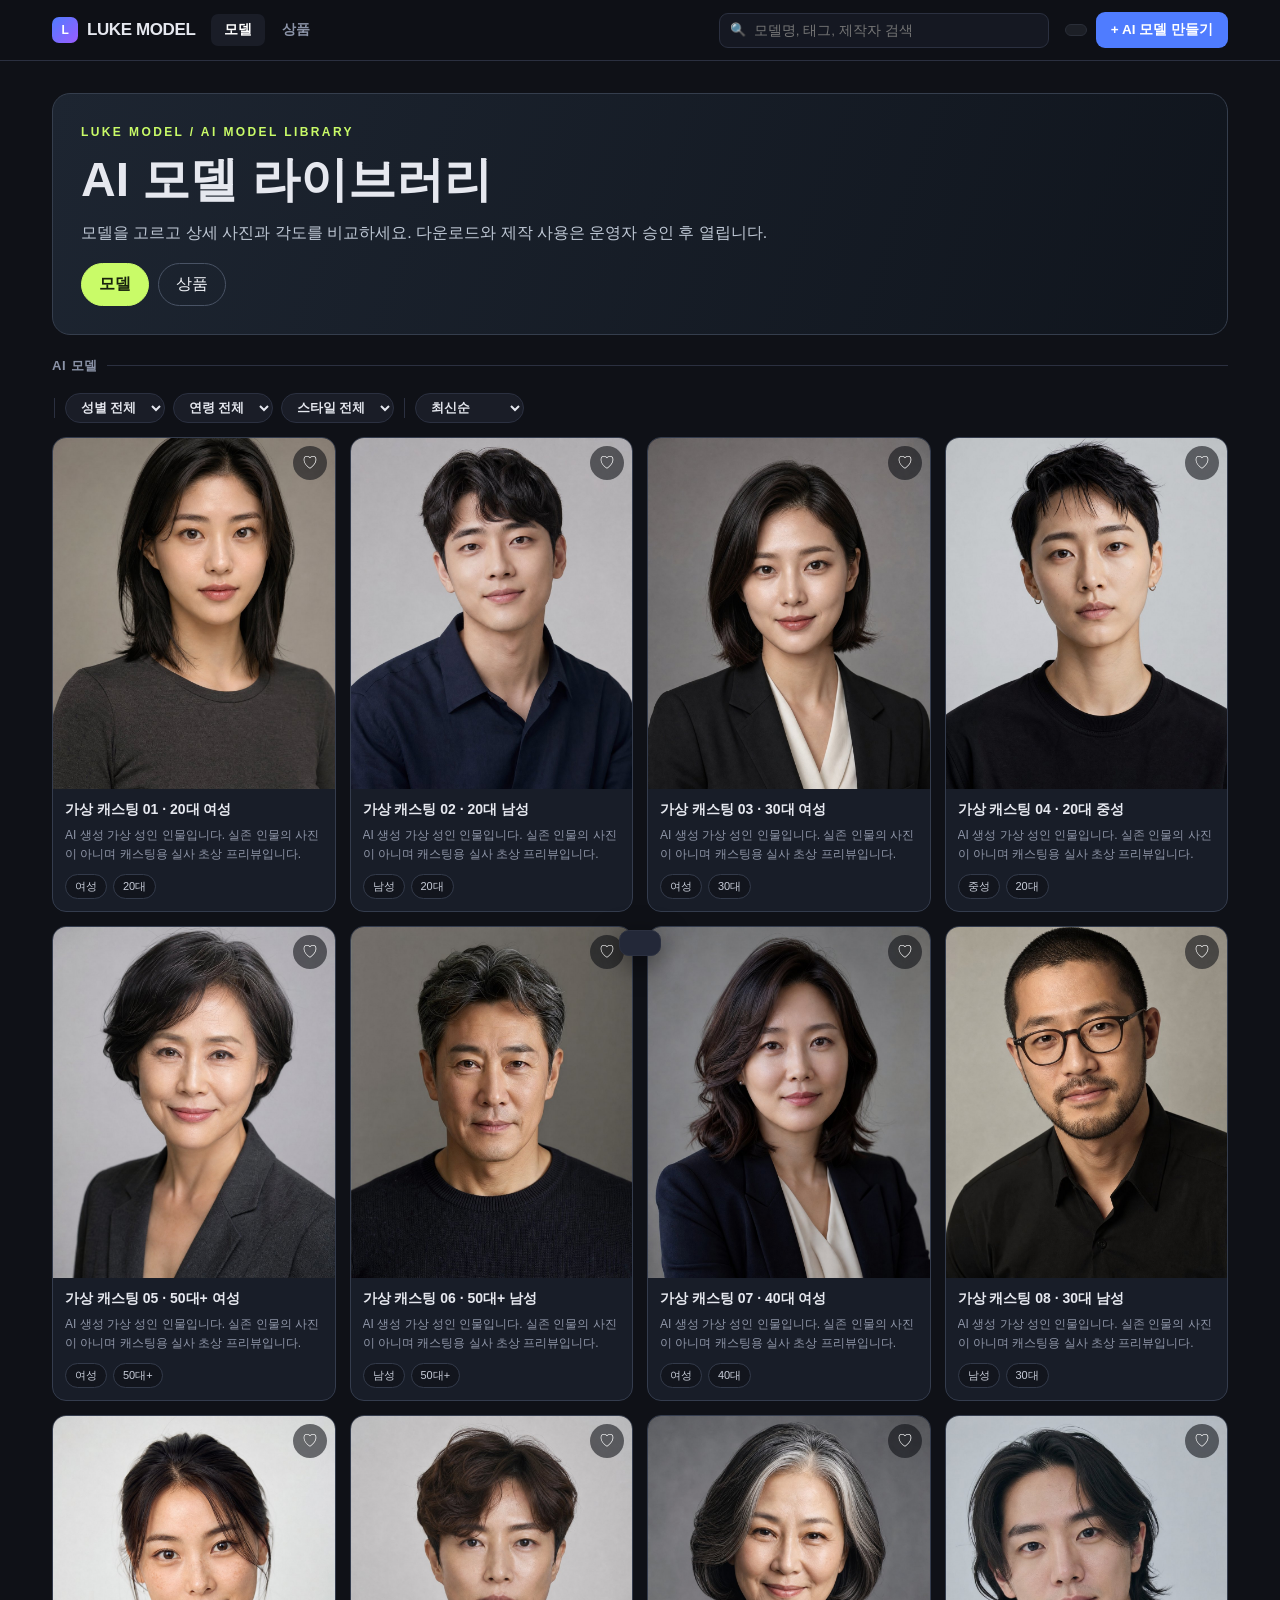
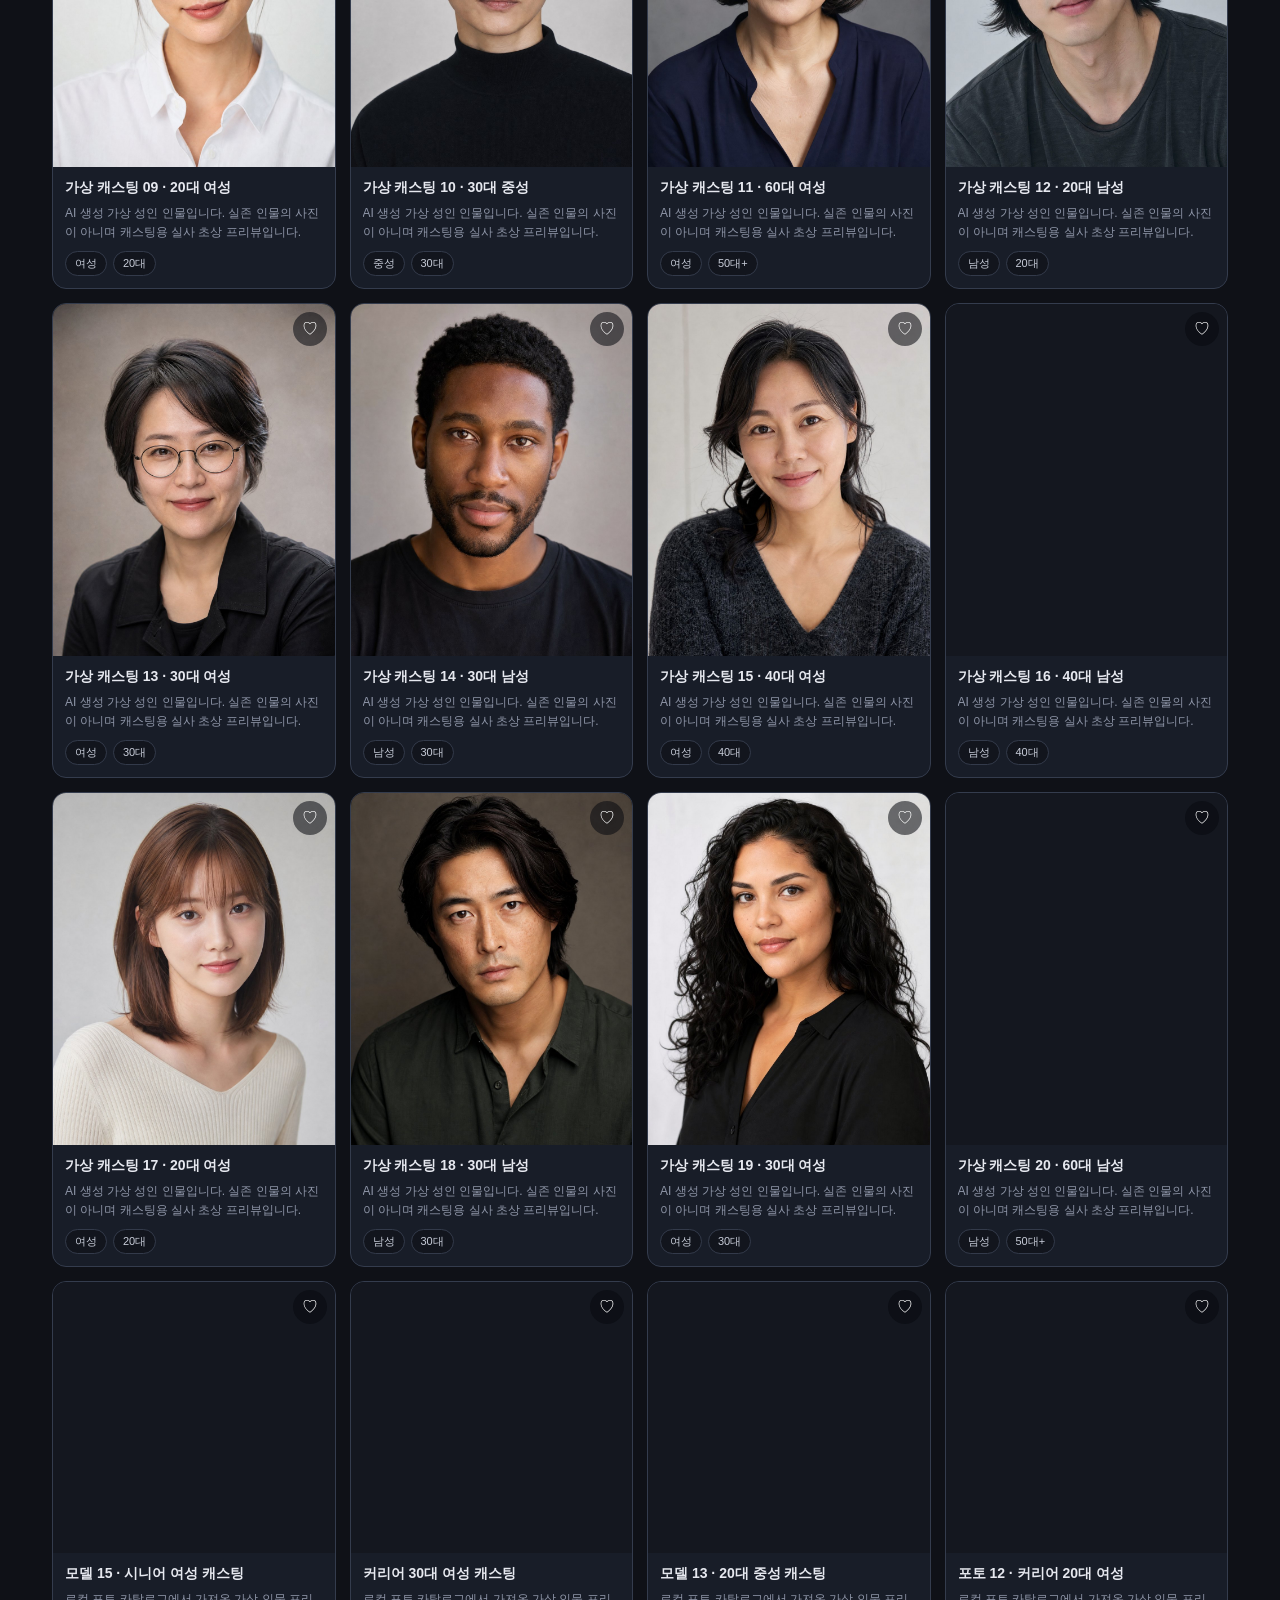
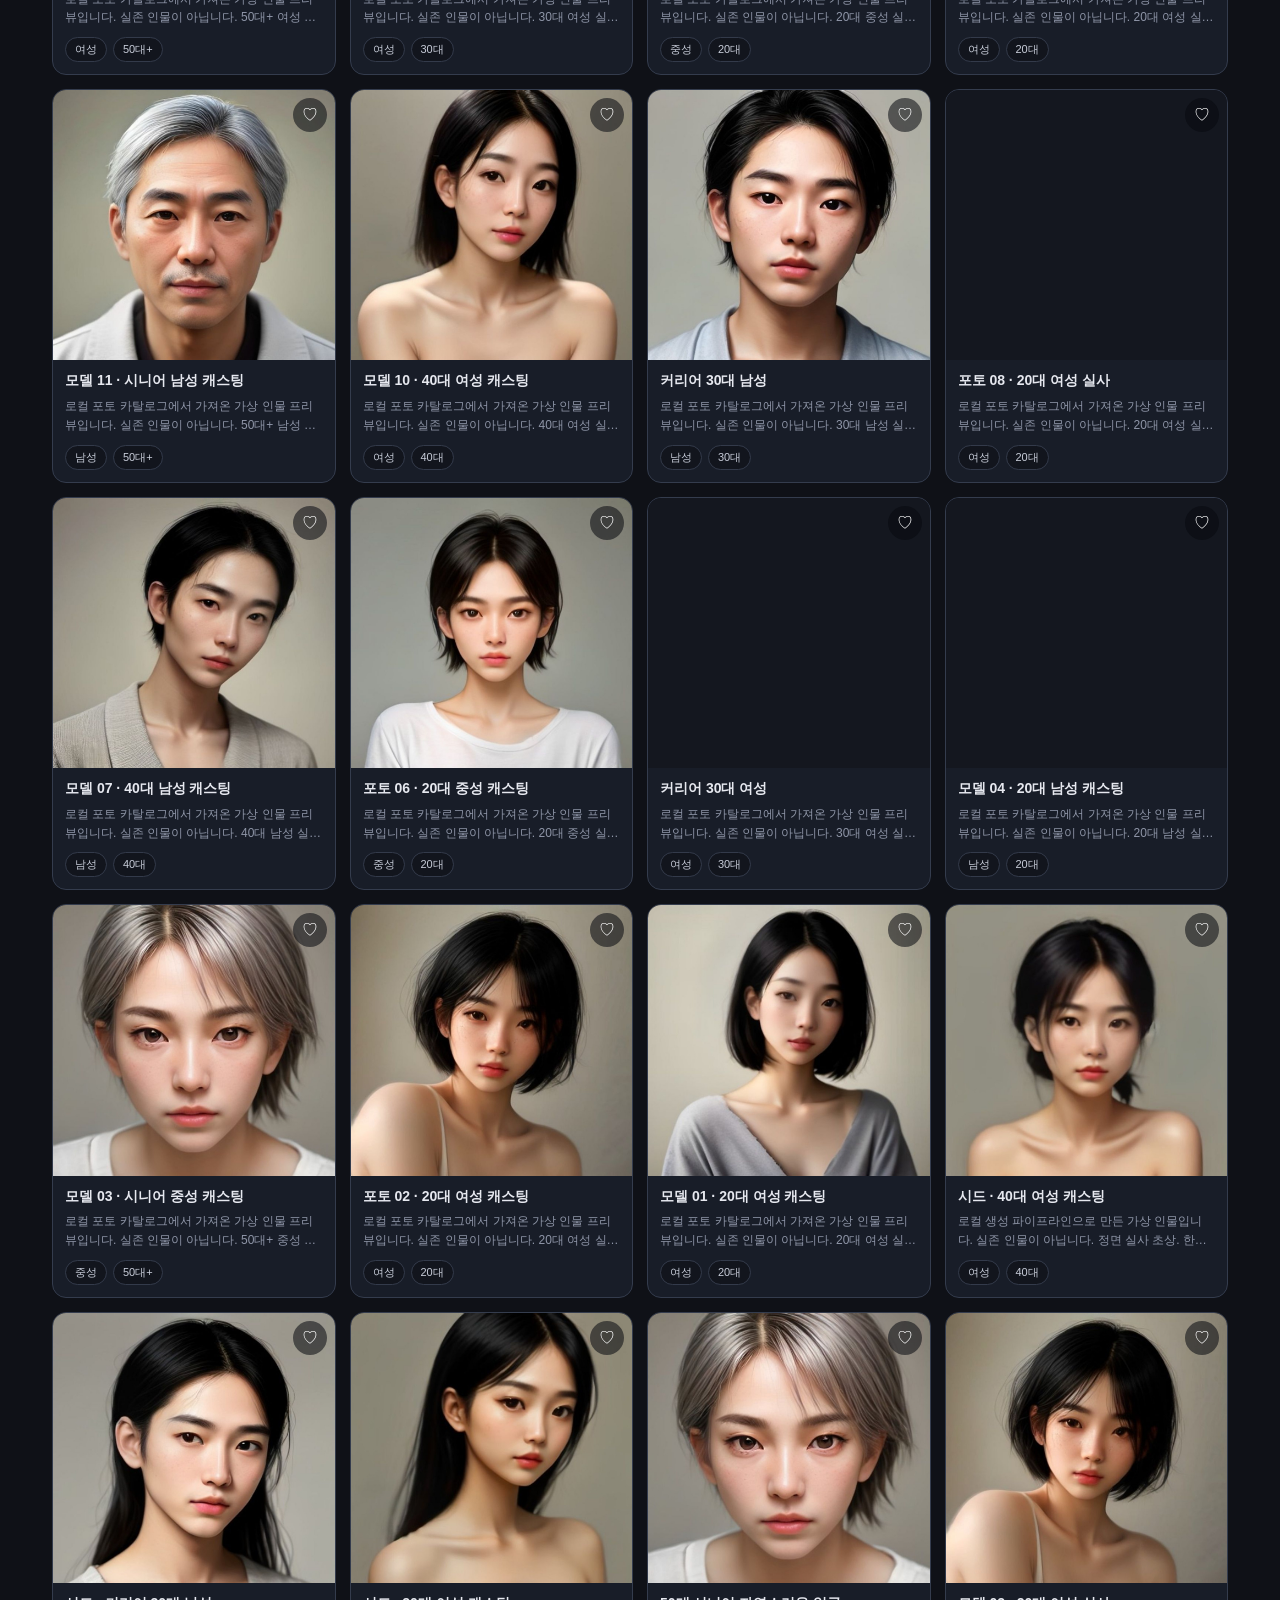
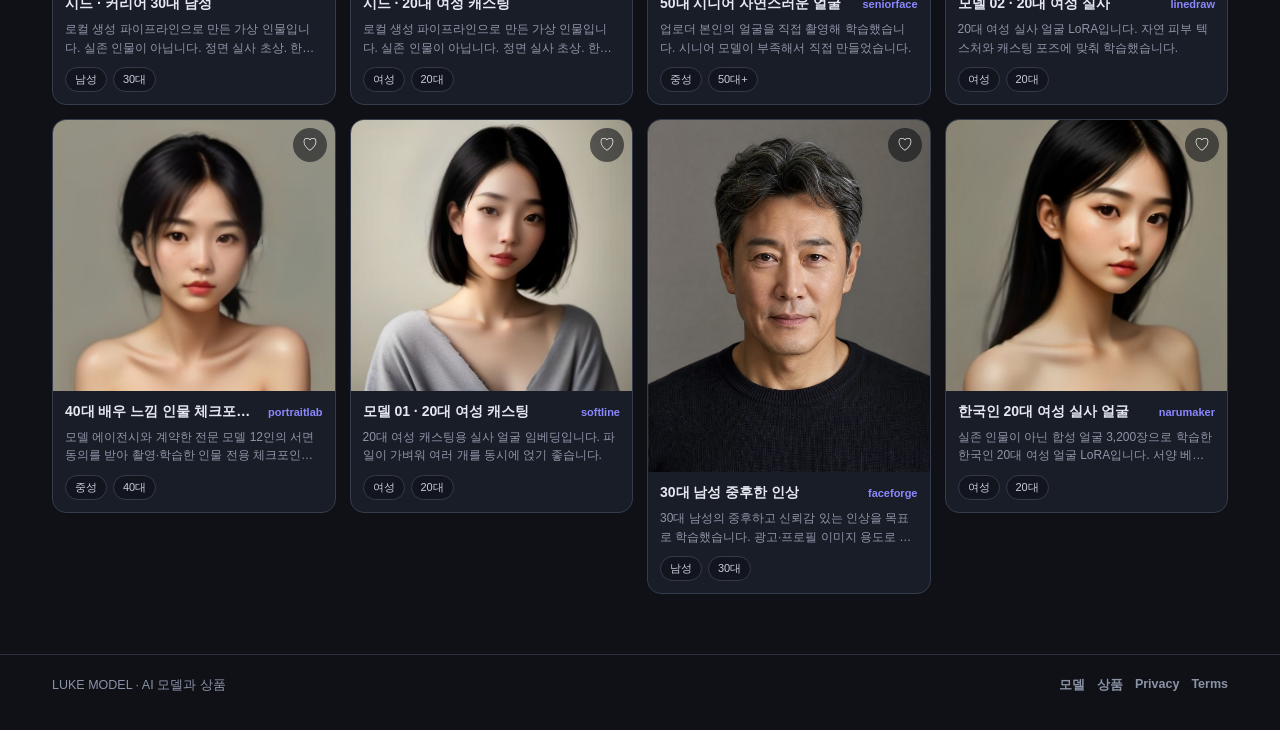
<file: index.html>
<!doctype html>
<html lang="ko">
<head>
<meta charset="utf-8">
<meta name="viewport" content="width=device-width, initial-scale=1">
<meta http-equiv="Content-Security-Policy"
      content="default-src 'none'; img-src data: blob: https: http:; style-src 'self' 'unsafe-inline'; script-src 'self' 'unsafe-inline' https://cdn.jsdelivr.net https://accounts.google.com https://apis.google.com https://t1.kakaocdn.net https://developers.kakao.com https://static.nid.naver.com; connect-src 'self' blob: https://accounts.google.com https://oauth2.googleapis.com https://www.googleapis.com https://kauth.kakao.com https://kapi.kakao.com https://nid.naver.com https://openapi.naver.com https://image.pollinations.ai https://pollinations.ai https://fal.run https://queue.fal.run https://api.fal.ai https://api.replicate.com https://*.replicate.com https://api.openai.com https://platform.higgsfield.ai https://api.higgsfield.ai https://*.higgsfield.ai https://generativelanguage.googleapis.com https://abacus.jasoncameron.dev https://*.supabase.co https:; media-src data: blob: https: http:; frame-src https://accounts.google.com https://kauth.kakao.com https://nid.naver.com; form-action https://accounts.google.com https://kauth.kakao.com https://nid.naver.com; base-uri 'none'">
<title>LUKE MODEL — AI 모델 · 상품</title>
<meta name="description" content="LUKE MODEL — AI 모델을 탐색하고 상품과 함께 이미지를 제작하세요. 모델과 상품의 다운로드·제작 사용은 회원 가입 후 운영자 승인이 필요합니다.">
<link rel="canonical" href="https://lukemodel.com/">
<meta name="robots" content="index,follow">
<meta property="og:type" content="website">
<meta property="og:site_name" content="LUKE MODEL">
<meta property="og:locale" content="ko_KR">
<meta property="og:locale:alternate" content="en_US">
<meta property="og:url" content="https://lukemodel.com/">
<meta property="og:title" content="LUKE MODEL — AI 모델 · 상품">
<meta property="og:description" content="AI 모델과 상품을 둘러보고, 운영자 승인 후 다운로드와 제작에 사용하세요.">
<meta property="og:image" content="https://lukemodel.com/og.png">
<meta property="og:image:width" content="1200">
<meta property="og:image:height" content="630">
<meta name="twitter:card" content="summary_large_image">
<meta name="twitter:title" content="LUKE MODEL — AI 모델 · 상품">
<meta name="twitter:description" content="AI 모델과 상품을 둘러보고, 운영자 승인 후 다운로드와 제작에 사용하세요.">
<meta name="twitter:image" content="https://lukemodel.com/og.png">
<link rel="icon" href="/logo-512.png" type="image/png">
<script type="application/ld+json">
{"@context":"https://schema.org","@type":"WebApplication","name":"LUKE MODEL","url":"https://lukemodel.com/","description":"AI 모델과 상품을 둘러보고 운영자 승인 후 다운로드와 제작에 사용합니다.","applicationCategory":"MultimediaApplication","operatingSystem":"Web Browser","inLanguage":"ko"}
</script>
<style>
*{box-sizing:border-box;margin:0;padding:0}
:root{--bg:#0f1117;--panel:#1a1d27;--panel2:#151822;--line:#2b3040;--tx:#e6e8ef;--dim:#8b93a7;
 --acc:#4f7cff;--ok:#7de2a8;--warn:#ffb86c;--bad:#ff6b6b;--gold:#ffc861}
body{font-family:'Pretendard','Malgun Gothic','Segoe UI',sans-serif;background:var(--bg);color:var(--tx);-webkit-font-smoothing:antialiased}
button,input,select,textarea{font-family:inherit;font-size:inherit;color:inherit}
button{cursor:pointer;border:none;background:none}
.wrap{max-width:1220px;margin:0 auto;padding:0 22px}

header{position:sticky;top:0;z-index:50;background:rgba(15,17,23,.93);backdrop-filter:blur(12px);border-bottom:1px solid var(--line)}
.hbar{display:flex;align-items:center;gap:16px;height:60px}
.logo{display:flex;align-items:center;gap:9px;font-weight:800;font-size:17px;letter-spacing:-.4px}
.logo .mark{width:26px;height:26px;border-radius:7px;background:linear-gradient(135deg,#4f7cff,#9b5cff);display:flex;align-items:center;justify-content:center;font-size:12px;color:#fff}
nav.top{display:flex;gap:4px}
nav.top button{padding:7px 13px;border-radius:7px;font-size:13.5px;color:var(--dim);font-weight:600}
nav.top button:hover{background:var(--panel);color:var(--tx)}
nav.top button.on{background:var(--panel);color:#fff}
.search{flex:1;max-width:330px;margin-left:auto;position:relative}
.search input{width:100%;background:var(--panel2);border:1px solid var(--line);border-radius:9px;padding:9px 13px 9px 34px;font-size:13.5px;outline:none}
.search input:focus{border-color:var(--acc)}
.search .ic{position:absolute;left:11px;top:9px;color:var(--dim);font-size:13px}
.btn{background:var(--acc);color:#fff;font-weight:700;font-size:13.5px;padding:9px 15px;border-radius:9px;white-space:nowrap}
.btn:hover{filter:brightness(1.12)}
.btn.ghost{background:var(--panel);border:1px solid var(--line);color:var(--tx)}
.btn.sm{padding:6px 12px;font-size:12.5px}
.btn:disabled{opacity:.4;cursor:not-allowed;filter:none}
.me{display:flex;align-items:center;gap:8px;background:var(--panel);border:1px solid var(--line);border-radius:9px;padding:5px 11px 5px 6px;font-size:13px;font-weight:600}
.me img{width:22px;height:22px;border-radius:50%}

.banner{background:linear-gradient(100deg,#1b2340,#221a3a);border:1px solid #33406b;border-radius:13px;padding:17px 20px;margin:20px 0 4px;display:flex;align-items:center;gap:16px}
.banner .t{flex:1}
.banner h2{font-size:15.5px;font-weight:800;margin-bottom:4px}
.banner p{font-size:12.8px;color:#b9c4e4;line-height:1.6}

.filters{display:flex;gap:8px;flex-wrap:wrap;align-items:center;padding:18px 0 14px}
.chip{background:var(--panel);border:1px solid var(--line);color:var(--dim);padding:6px 13px;border-radius:20px;font-size:12.5px;font-weight:600}
.chip.on{background:var(--acc);border-color:var(--acc);color:#fff}
.sel{background:var(--panel);border:1px solid var(--line);border-radius:20px;padding:6px 11px;font-size:12.5px;font-weight:600;outline:none}
.divider{width:1px;height:20px;background:var(--line);margin:0 2px}
.seclabel{font-size:12px;font-weight:800;color:var(--dim);letter-spacing:.7px;margin:18px 0 12px;display:flex;align-items:center;gap:9px}
.seclabel .ln{flex:1;height:1px;background:var(--line)}

.grid{display:grid;grid-template-columns:repeat(auto-fill,minmax(228px,1fr));gap:16px;padding-bottom:20px;align-items:start}
.card{background:var(--panel);border:1px solid var(--line);border-radius:12px;overflow:hidden;cursor:pointer;transition:transform .13s,border-color .13s}
.card:hover{transform:translateY(-3px);border-color:#3f4660}
.grid{grid-template-columns:repeat(4,minmax(0,1fr));gap:14px}.card{border-radius:14px;background:#181d28;border-color:#343c4d}.card:hover{border-color:#c9fb68;box-shadow:0 14px 34px #0005}@media(max-width:940px){.grid{grid-template-columns:repeat(3,minmax(0,1fr))}}@media(max-width:650px){.grid{grid-template-columns:repeat(2,minmax(0,1fr));gap:9px}}
.lm-library-head{margin:32px 0 18px;padding:28px;border:1px solid #353e4d;border-radius:18px;background:linear-gradient(110deg,#1d2531,#10151d)}.lm-library-head>span{color:#c9fb68;font-size:12px;letter-spacing:.2em;font-weight:800}.lm-library-head h2{font-size:clamp(28px,4vw,48px);margin:8px 0}.lm-library-head p{color:#bfc8d5;line-height:1.6}.lm-library-tabs{display:flex;gap:9px;flex-wrap:wrap;margin-top:17px}.lm-library-tabs a{display:inline-block;padding:10px 17px;border:1px solid #495365;border-radius:999px;color:#edf0f5;text-decoration:none}.lm-library-tabs a.on,.lm-library-tabs a:hover{background:#c9fb68;border-color:#c9fb68;color:#18220e;font-weight:800}#models{scroll-margin-top:90px}@media(max-width:650px){.lm-library-head{padding:18px;margin-top:24px}}
.cover{position:relative;background:#14171f}
/* 얼굴 사진은 자르지 않음: 원본 비율 그대로 (불러오기 전에는 4:5 자리) */
.cover-img{display:block;width:100%;height:auto;aspect-ratio:auto 4/5;object-fit:contain;background:#14171f}
.lm-card-del{position:absolute;left:10px;top:10px;z-index:3;padding:6px 11px;border:0;border-radius:999px;background:#7a1a25;color:#ffe3e6;font-size:11.5px;font-weight:800;cursor:pointer}.lm-card-del:hover{background:#9b2230}.lm-del-btn{border:1px solid #7a1a25;border-radius:10px;padding:11px 15px;background:#5a1018;color:#ffd5da!important;font-weight:700;font-size:13px;cursor:pointer}.lm-model-detail .lm-detail-intro .lm-profile-summary .lm-profile-actions .lm-del-btn{background:#5a1018;color:#ffd5da}.lm-card-body{padding:12px 12px 14px}.lm-card-top{display:flex;align-items:baseline;justify-content:space-between;gap:8px}.lm-card-body .lm-card-top h3{min-height:0;margin:0;font-size:14px;-webkit-line-clamp:1}.lm-card-owner{flex:none;max-width:40%;overflow:hidden;text-overflow:ellipsis;white-space:nowrap;color:#8c88ff;font-size:11px;font-weight:700}.lm-card-desc{margin:7px 0 10px;color:#8f96a8;font-size:12px;line-height:1.55;display:-webkit-box;-webkit-line-clamp:2;-webkit-box-orient:vertical;overflow:hidden;min-height:37px}.lm-card-chips{display:flex;gap:6px;flex-wrap:wrap}.lm-card-chips span{padding:4px 9px;border:1px solid #333a4a;border-radius:999px;background:#12151d;color:#c8cdd9;font-size:11px}
/* 태그는 사진 아래로 (얼굴·턱을 가리지 않게) */
.cover .tags{padding:9px 12px 0;background:var(--panel)}
.heart{position:absolute;top:8px;right:8px;width:34px;height:34px;border-radius:50%;background:rgba(8,10,16,.55);color:#fff;font-size:16px;z-index:2;line-height:1}
.heart.on{color:#ff7a9a}
.heart:hover{background:rgba(8,10,16,.75)}
.favbtn{width:100%;margin-top:8px;padding:10px;border-radius:9px;font-weight:700;font-size:13.5px;border:1px solid var(--line);background:var(--panel);color:var(--tx)}
.favbtn.on{border-color:#ff7a9a;color:#ff7a9a}
.minehead{display:flex;align-items:center;gap:14px;background:var(--panel);border:1px solid var(--line);border-radius:13px;padding:18px 20px;margin:18px 0 14px}
.minehead img{width:52px;height:52px;border-radius:50%;object-fit:cover}
.minehead h2{font-size:18px;font-weight:800;margin:0 0 4px}
.minehead p{font-size:12.8px;color:var(--dim);line-height:1.55}
.minetabs{display:flex;gap:6px;margin:0 0 16px;flex-wrap:wrap}
.minetabs button{background:var(--panel);border:1px solid var(--line);color:var(--dim);padding:8px 14px;border-radius:20px;font-size:13px;font-weight:700}
.minetabs button.on{background:var(--acc);border-color:var(--acc);color:#fff}
.tags{display:flex;gap:4px;flex-wrap:wrap}
.tag{font-size:10.5px;font-weight:700;padding:3px 7px;border-radius:5px;background:rgba(0,0,0,.66);color:#fff}
.tag.new{background:#2f9e6e}.tag.pend{background:var(--warn);color:#241a06}
.tag.syn{background:#6c5ce7}.tag.self{background:#2f7fd4}.tag.cons{background:#2f9e6e}
.cbody{padding:11px 12px 12px}
.cbody h3{font-size:13.8px;font-weight:700;line-height:1.35;margin-bottom:5px;display:-webkit-box;-webkit-line-clamp:2;-webkit-box-orient:vertical;overflow:hidden;min-height:37px}
.stars{color:var(--gold);font-size:11.5px;letter-spacing:.5px}
.meta{display:flex;justify-content:space-between;align-items:center;font-size:11.5px;color:var(--dim);margin-top:5px}
.who{display:flex;align-items:center;gap:5px}
.av{width:16px;height:16px;border-radius:50%}

.detail{padding:20px 0 60px;display:grid;grid-template-columns:1fr 346px;gap:26px;align-items:start}
.hero{border-radius:12px;background:#14171f;margin-bottom:10px;overflow:hidden;position:relative}
/* 대표 얼굴: 전체가 보이게 (세로로 긴 화면은 높이 제한 + 여백) */
.hero img{display:block;width:100%;height:auto;aspect-ratio:auto 4/5;max-height:min(78vh,760px);object-fit:contain;background:#14171f}
.lm-angle-grid{display:grid;grid-template-columns:minmax(120px,1fr) minmax(180px,2fr);gap:12px}.lm-angle-card,.lm-angle-prompt{margin:0;border:1px solid var(--line);border-radius:11px;overflow:hidden;background:#171c27}.lm-angle-card img{display:block;width:100%;aspect-ratio:3/4;object-fit:cover}.lm-angle-card figcaption{padding:10px 12px;color:var(--dim);font-size:12px}.lm-angle-prompt{display:flex;flex-direction:column;align-items:flex-start;justify-content:center;padding:20px}.lm-angle-prompt p{color:#c4cbd7;line-height:1.6;font-size:13px;margin:0 0 14px}@media(max-width:580px){.lm-angle-grid{grid-template-columns:1fr 1fr}.lm-angle-prompt{padding:12px}.lm-angle-prompt button{font-size:12px}}
h1.tit{font-size:25px;font-weight:800;letter-spacing:-.5px;margin-bottom:9px;line-height:1.3}
.byline{display:flex;align-items:center;gap:9px;font-size:13px;color:var(--dim);margin-bottom:18px;flex-wrap:wrap}
.sec{margin-bottom:26px}
.sec h2{font-size:13px;font-weight:800;color:var(--dim);letter-spacing:.6px;margin-bottom:11px}
.desc{font-size:14px;line-height:1.85;color:#c9cfe0;white-space:pre-wrap}
.facegrid{display:grid;grid-template-columns:repeat(4,1fr);gap:9px}
.fcell{background:var(--panel);border:1px solid var(--line);border-radius:9px;padding:10px 12px}
.fcell .k{font-size:11px;color:var(--dim);font-weight:700;margin-bottom:3px}
.fcell .v{font-size:13.5px;font-weight:700}

.side{position:sticky;top:78px;background:var(--panel);border:1px solid var(--line);border-radius:12px;overflow:hidden}
.lm-profile-summary{padding:23px;border-bottom:1px solid #394357;background:linear-gradient(135deg,#222b3a,#151a24)}.lm-profile-summary span{color:#c9fb68;font-size:11px;font-weight:800;letter-spacing:.2em}.lm-profile-summary h2{font-size:25px;line-height:1.3;margin:8px 0}.lm-profile-summary p{color:#bfc8d6;font-size:13px;line-height:1.65;margin:8px 0}.lm-profile-summary button{width:100%;margin-top:12px;background:#c9fb68;color:#17220d}
.lm-result-gallery{margin:22px 0 30px}.lm-result-gallery h2{font-size:21px;margin:0 0 6px}.lm-result-gallery>p{color:var(--dim);font-size:13px;margin:0 0 14px}.lm-result-grid{display:grid;grid-template-columns:repeat(4,minmax(0,1fr));gap:12px}.lm-result-card{display:block;text-align:left;width:100%;padding:0;border:1px solid #3b4250;border-radius:12px;background:#171b25;color:#fff;overflow:hidden;cursor:pointer}.lm-result-card img{width:100%;aspect-ratio:3/4;object-fit:contain;display:block;background:#10141b}.lm-result-card span{display:block;padding:9px 11px;font-size:12px}.lm-result-card:hover{border-color:#c9fb68}.lm-result-empty{padding:32px 16px;border:1px dashed #4c5362;border-radius:12px;color:var(--dim);font-size:13px}.lm-result-modal{position:fixed;inset:0;z-index:200;background:rgba(0,0,0,.89);display:grid;place-items:center;padding:18px}.lm-result-modal-inner{width:min(850px,100%);max-height:100%;overflow:auto;background:#171b25;padding:18px;border:1px solid #4c5362;border-radius:15px}.lm-result-modal-inner img{display:block;max-width:100%;max-height:70vh;object-fit:contain;margin:12px auto}.lm-result-modal-actions{display:flex;gap:8px;justify-content:flex-end;flex-wrap:wrap}@media(max-width:680px){.lm-result-grid{grid-template-columns:repeat(2,minmax(0,1fr))}}
.detail.lm-model-detail{display:grid;grid-template-columns:1fr;gap:22px;max-width:1100px;margin:auto}.lm-model-detail .lm-detail-intro{display:grid;grid-template-columns:190px minmax(0,1fr);gap:22px;align-items:stretch}.lm-model-detail .lm-detail-intro .hero{margin:0}.lm-model-detail .lm-detail-intro .hero img{width:100%;height:260px;object-fit:cover;display:block}.lm-model-detail .lm-detail-intro .lm-profile-summary{border:1px solid #394357;border-radius:12px;padding:24px}.lm-model-detail .lm-detail-intro .lm-profile-summary h1{font-size:32px;margin:7px 0}.lm-model-detail .lm-detail-intro .lm-profile-summary button{width:auto;margin:10px 8px 0 0}.lm-model-detail .side{position:static;max-width:none}.lm-model-detail .lm-angle-grid{grid-template-columns:repeat(2,minmax(0,1fr))}@media(max-width:680px){.lm-model-detail .lm-detail-intro{grid-template-columns:110px minmax(0,1fr);gap:12px}.lm-model-detail .lm-detail-intro .hero img{height:180px}.lm-model-detail .lm-detail-intro .lm-profile-summary{padding:12px}.lm-model-detail .lm-detail-intro .lm-profile-summary h1{font-size:20px}.lm-model-detail .lm-detail-intro .lm-profile-summary p{font-size:12px}.lm-model-detail .lm-angle-grid{grid-template-columns:1fr}}
.lm-model-detail .lm-detail-intro{grid-template-columns:210px minmax(0,1fr);gap:26px;align-items:start}.lm-model-detail .lm-detail-intro .hero{border-radius:14px;overflow:hidden;cursor:zoom-in;border:0}.lm-model-detail .lm-detail-intro .hero img{height:280px}.lm-model-detail .lm-detail-intro .lm-profile-summary{background:none;border:0;padding:4px 0 0}.lm-model-detail .lm-detail-intro .lm-profile-summary h1{font-size:34px;margin:0 0 10px;letter-spacing:-.02em}
.lm-profile-chips,.lm-profile-uses,.lm-profile-actions{display:flex;flex-wrap:wrap;gap:7px;align-items:center}.lm-model-detail .lm-profile-summary .lm-profile-chips span{letter-spacing:0;font-weight:500;padding:4px 10px;border:1px solid #2f3442;border-radius:999px;color:#aeb4c3;font-size:11.5px}.lm-model-detail .lm-profile-summary .lm-profile-desc{max-width:640px;margin:14px 0;color:#a9b0bf;font-size:13.5px;line-height:1.75}.lm-model-detail .lm-profile-summary .lm-profile-uses span{letter-spacing:0;color:#fff}.lm-profile-uses em{font-style:normal;color:#7f8698;font-size:11.5px;margin-right:2px}.lm-profile-uses span{padding:5px 12px;border-radius:999px;background:#6d68f2;color:#fff;font-size:11.5px;font-weight:700}.lm-profile-actions{margin-top:18px}.lm-model-detail .lm-detail-intro .lm-profile-summary .lm-profile-actions button{width:auto;margin:0}.lm-model-detail .lm-profile-summary .lm-violet-btn{background:linear-gradient(135deg,#7b74ff,#5b55e8);color:#fff}.lm-model-detail .lm-profile-summary .lm-dark-btn{background:#1c1f28;color:#e7e9ef}
.lm-violet-btn{border:0;border-radius:10px;padding:11px 16px;background:linear-gradient(135deg,#7b74ff,#5b55e8);color:#fff!important;font-weight:800;font-size:13px;cursor:pointer;box-shadow:0 8px 22px #5b55e855}.lm-violet-btn:hover{filter:brightness(1.1)}.lm-violet-btn:disabled{opacity:.5;cursor:default}.lm-dark-btn{border:1px solid #2e3340;border-radius:10px;padding:11px 15px;background:#1c1f28;color:#e7e9ef!important;font-weight:700;font-size:13px;cursor:pointer}.lm-dark-btn:hover{background:#252a36}.lm-dark-btn:disabled{opacity:.45;cursor:default}
.lm-turn{margin:6px 0 10px}.lm-turn-head{display:flex;justify-content:space-between;align-items:flex-end;gap:16px;margin-bottom:14px}.lm-turn-head h2{font-size:24px;margin:0 0 5px;letter-spacing:-.01em}.lm-turn-head p{margin:0;color:#7f8698;font-size:12.5px;line-height:1.6}.lm-turn-head .lm-violet-btn{flex:none}
.lm-turn-stage{display:grid;grid-template-columns:repeat(4,minmax(0,1fr));align-items:stretch;gap:0;padding:18px 18px 8px;border-radius:16px;background:linear-gradient(#ececec,#dcdcdc)}.lm-model-detail .lm-turn-stage{padding:18px 18px 8px}.lm-turn-view{position:relative;display:flex;flex-direction:column;justify-content:flex-start;border:0;padding:0;background:none;cursor:zoom-in}.lm-turn-view img{display:block;width:100%;aspect-ratio:3/5;object-fit:cover;object-position:top;mix-blend-mode:multiply}.lm-turn-view span,.lm-turn-slot span{display:block;padding:8px 0 4px;text-align:center;color:#555b66;font-size:11.5px;font-weight:700}.lm-turn-stage.empty .lm-turn-view img{mix-blend-mode:normal;border-radius:10px}.lm-turn-slot{display:flex;flex-direction:column;justify-content:flex-end;margin:0 0 0 12px;border:1.5px dashed #b9bcc3;border-radius:10px;background:repeating-linear-gradient(135deg,#0000 0 10px,#00000008 10px 20px)}
.lm-turn-closeups{display:grid;grid-template-columns:repeat(3,minmax(0,1fr));gap:10px;margin-top:10px}.lm-turn-closeups[hidden]{display:none}.lm-turn-close{padding:0;border:0;border-radius:14px;overflow:hidden;background:#1b1d24;cursor:zoom-in}.lm-turn-close img{display:block;width:100%;aspect-ratio:4/3;object-fit:cover;object-position:top}.lm-result-modal-inner{background:#1b1d24;border-color:#30343f;border-radius:18px}.lm-result-modal-inner img{border-radius:10px;background:#efefef}.lm-result-modal-actions{justify-content:center}.lm-modal-btn,.lm-modal-del,.lm-modal-close{border-radius:9px;padding:10px 15px;font-size:13px;font-weight:700;cursor:pointer;border:1px solid #343947;background:#262a34;color:#eef0f5}.lm-modal-del{background:#5a1018;border-color:#7a1a25;color:#ffd5da}.lm-modal-close{background:#fff;color:#111;border-color:#fff}
@media(max-width:680px){.lm-model-detail .lm-detail-intro{grid-template-columns:120px minmax(0,1fr);gap:14px}.lm-model-detail .lm-detail-intro .hero img{height:170px}.lm-model-detail .lm-detail-intro .lm-profile-summary h1{font-size:22px}.lm-turn-head{flex-direction:column;align-items:flex-start}.lm-turn-stage{grid-template-columns:repeat(2,minmax(0,1fr));padding:12px;row-gap:10px}.lm-turn-slot{min-height:180px;margin:0 0 0 8px}}
.vtabs{display:flex;gap:2px;padding:9px 9px 0;overflow-x:auto}
.vtabs button{padding:8px 13px;font-size:12.5px;font-weight:700;color:var(--dim);border-radius:7px 7px 0 0;white-space:nowrap}
.vtabs button.on{background:var(--panel2);color:#fff}
.vbody{background:var(--panel2);padding:15px}
.kv{display:flex;justify-content:space-between;gap:12px;padding:7px 0;font-size:12.8px}
.kv .k{color:var(--dim)}
.kv .v{text-align:right;font-weight:600}
.dlstat{display:grid;grid-template-columns:repeat(3,1fr);gap:8px;margin:12px 0 4px}
.dlstat div{background:#1e2230;border:1px solid var(--line);border-radius:9px;padding:10px 6px;text-align:center}
.dlstat .n{font-size:17px;font-weight:800;letter-spacing:-.5px}
.dlstat .l{font-size:10.5px;color:var(--dim);font-weight:700;margin-top:2px}
.words{display:flex;gap:5px;flex-wrap:wrap;margin-top:7px}
.word{background:#232838;border:1px solid var(--line);border-radius:6px;padding:4px 9px;font-size:11.5px;font-family:Consolas,monospace;cursor:pointer;color:var(--warn)}
.file{background:#1e2230;border:1px solid var(--line);border-radius:9px;padding:11px;margin-top:11px}
.fhead{display:flex;justify-content:space-between;gap:8px;margin-bottom:6px}
.fname{font-size:12.3px;font-weight:700;word-break:break-all}
.fsize{font-size:11.5px;color:var(--dim);flex-shrink:0}
.scan{display:flex;gap:6px;font-size:11.3px;font-weight:700;padding:5px 8px;border-radius:6px;margin-top:6px}
.scan.ok{background:#1b3a2a;color:var(--ok)}
.scan.pend{background:#3a2f1b;color:var(--warn)}
.hash{font-family:Consolas,monospace;font-size:10.2px;color:var(--dim);margin-top:6px;word-break:break-all}
.dlbtn{width:100%;padding:12px;border-radius:9px;font-weight:800;font-size:14px;margin-top:13px;background:var(--acc);color:#fff}
.dlbtn:disabled{background:#2b3040;color:#6b7386;cursor:not-allowed}
.dlbtn.login{background:#2f9e6e}
.freetag{text-align:center;font-size:11.3px;color:var(--ok);font-weight:700;margin-top:8px}

/* 리뷰 */
.rsum{display:flex;gap:22px;align-items:center;background:var(--panel);border:1px solid var(--line);border-radius:12px;padding:17px 20px;margin-bottom:14px}
.rbig{text-align:center;flex-shrink:0}
.rbig .n{font-size:34px;font-weight:800;letter-spacing:-1.5px;line-height:1}
.rbig .s{color:var(--gold);font-size:13px;margin-top:4px}
.rbig .c{font-size:11.5px;color:var(--dim);margin-top:3px}
.rbars{flex:1}
.rbar{display:flex;align-items:center;gap:8px;font-size:11.5px;color:var(--dim);margin-bottom:3px}
.rbar .t{width:22px}
.rbar .track{flex:1;height:6px;background:#232838;border-radius:3px;overflow:hidden}
.rbar .track i{display:block;height:100%;background:var(--gold)}
.rbar .cnt{width:26px;text-align:right}
.rev{background:var(--panel);border:1px solid var(--line);border-radius:10px;padding:13px 15px;margin-bottom:9px}
.rhead{display:flex;align-items:center;gap:8px;margin-bottom:7px}
.rhead .nm{font-size:12.8px;font-weight:700}
.rhead .st{color:var(--gold);font-size:11.5px}
.rhead .dt{font-size:11.3px;color:var(--dim);margin-left:auto}
.rtext{font-size:13.3px;line-height:1.75;color:#c9cfe0;white-space:pre-wrap}
.rform{background:var(--panel);border:1px solid var(--line);border-radius:10px;padding:15px;margin-bottom:14px}
.rstars{display:flex;gap:3px;margin-bottom:10px}
.rstars button{font-size:23px;color:#3a4055;line-height:1}
.rstars button.on{color:var(--gold)}

.up{max-width:730px;padding:24px 0 70px}
.step{background:var(--panel);border:1px solid var(--line);border-radius:12px;padding:20px;margin-bottom:16px}
.step h2{font-size:15px;font-weight:800;margin-bottom:4px}
.step .hint{font-size:12.3px;color:var(--dim);margin-bottom:14px;line-height:1.65}
label.fl{display:block;font-size:12.3px;font-weight:700;color:var(--dim);margin:13px 0 6px}
.inp{width:100%;background:var(--panel2);border:1px solid var(--line);border-radius:8px;padding:10px 12px;font-size:13.5px;outline:none}
.inp:focus{border-color:var(--acc)}
textarea.inp{min-height:92px;resize:vertical;line-height:1.7}
.two{display:grid;grid-template-columns:1fr 1fr;gap:12px}
.three{display:grid;grid-template-columns:1fr 1fr 1fr;gap:12px}
.drop{border:2px dashed var(--line);border-radius:11px;padding:30px;text-align:center;cursor:pointer}
.drop:hover{border-color:var(--acc);background:#171b26}
.drop .big{font-size:14.5px;font-weight:700;margin-bottom:5px}
.drop .sm{font-size:12.3px;color:var(--dim);line-height:1.7}
.alert{border-radius:9px;padding:12px 14px;font-size:12.6px;line-height:1.7;margin-top:12px}
.alert.err{background:#2e1a1a;border:1px solid #5a2a2a;color:#ffb3b3}
.alert.ok{background:#152e22;border:1px solid #2a5a42;color:#b3ffd6}
.alert.info{background:#1a2333;border:1px solid #2a3f5a;color:#b3d1ff}
.alert.warn{background:#2e2615;border:1px solid #5a4a2a;color:#ffdca8}
.alert b{color:#fff}
.prog{height:5px;background:#232838;border-radius:3px;overflow:hidden;margin-top:10px}
.prog i{display:block;height:100%;background:var(--acc);width:0;transition:width .25s}
.consent{display:grid;grid-template-columns:repeat(3,1fr);gap:10px;margin-top:6px}
.copt{background:var(--panel2);border:2px solid var(--line);border-radius:10px;padding:13px;cursor:pointer;text-align:left}
.copt.on{border-color:var(--acc);background:#1b2238}
.copt .t{font-size:13px;font-weight:700;margin-bottom:4px}
.copt .d{font-size:11.3px;color:var(--dim);line-height:1.55}
.anglePrev{display:grid;grid-template-columns:repeat(6,1fr);gap:7px;margin-top:11px}
.anglePrev div{aspect-ratio:4/5;border-radius:7px;background:#14171f center/contain no-repeat;position:relative}
.anglePrev span{position:absolute;left:0;right:0;bottom:0;background:rgba(0,0,0,.7);font-size:9px;font-weight:700;text-align:center;padding:2px 0}

.modal{position:fixed;inset:0;background:rgba(0,0,0,.72);z-index:100;display:flex;align-items:center;justify-content:center;padding:20px}

.sbtn{width:100%;display:flex;align-items:center;justify-content:center;gap:10px;border-radius:9px;padding:11px 14px;font-weight:700;font-size:13.5px;margin-bottom:8px;border:1px solid transparent}
.sbtn.google{background:#fff;color:#1f1f1f;border-color:#dadce0}
.sbtn.google:hover{background:#f7f8fa}
.sbtn.kakao{background:#fee500;color:#191919}
.sbtn.kakao:hover{filter:brightness(.97)}
.sbtn.naver{background:#03c75a;color:#fff}
.sbtn.naver:hover{filter:brightness(1.05)}
.or{display:flex;align-items:center;gap:10px;margin:14px 0 8px;color:var(--dim);font-size:11.5px;font-weight:700}
.or:before,.or:after{content:'';flex:1;height:1px;background:var(--line)}
.mbox{background:var(--panel);border:1px solid var(--line);border-radius:14px;padding:26px;width:100%;max-width:420px}
.mbox h2{font-size:19px;font-weight:800;margin-bottom:6px}
.mbox p{font-size:12.8px;color:var(--dim);line-height:1.7;margin-bottom:16px}
.empty{text-align:center;padding:66px 20px;color:var(--dim)}
.empty .big{font-size:16px;font-weight:700;color:var(--tx);margin-bottom:7px}
.toast{position:fixed;bottom:24px;left:50%;transform:translateX(-50%) translateY(80px);background:#232838;border:1px solid var(--line);border-radius:10px;padding:12px 20px;font-size:13.3px;font-weight:600;z-index:200;transition:transform .22s;box-shadow:0 8px 28px rgba(0,0,0,.5)}
.toast.show{transform:translateX(-50%) translateY(0)}
.toast.ok{border-color:#2a5a42}.toast.err{border-color:#5a2a2a}
.back{font-size:13px;color:var(--dim);font-weight:600;padding:16px 0 0;display:inline-block}
/* 작품 페이지 */
.md-page{max-width:920px;margin:0 auto;padding:12px 0 60px}
.md-hero{border-radius:12px;background:#0b0d12;border:1px solid var(--line);overflow:hidden;display:flex;justify-content:center}
.md-hero img,.md-hero video{display:block;max-width:100%;width:auto;height:auto;max-height:min(80vh,820px);object-fit:contain}
.md-tit{margin:14px 0 6px}
.md-meta{display:flex;flex-wrap:wrap;gap:6px 12px;font-size:12.5px;color:var(--dim);margin-bottom:10px}
.md-kind{font-weight:800;color:#fff;background:rgba(255,255,255,.08);padding:1px 7px;border-radius:5px}
.md-acts{display:flex;flex-wrap:wrap;gap:6px;margin-bottom:16px}
.md-acts .md-dl{background:#d1fe17;color:#111;font-weight:800;text-decoration:none}
.md-msg{padding:40px 10px;text-align:center;color:var(--dim)}
@media (max-width:640px){.md-hero img,.md-hero video{max-height:70vh}.md-page{padding-top:8px}}
@media(max-width:900px){.detail{grid-template-columns:1fr}.side{position:static}.facegrid{grid-template-columns:repeat(2,1fr)}}

/* ===== 모바일 대응 =====================================================
   760px 이하: 헤더를 3단 그리드로 재배치, 카드 2열, 상세 1열
   380px 이하: 카드 1열, 각도 썸네일 2열
   입력 폰트는 16px 이상으로 둔다 (iOS 사파리가 16px 미만 입력에 자동 확대를 건다) */
html{-webkit-text-size-adjust:100%}
body{overflow-x:hidden}
@media (max-width:760px){
  .wrap{padding:0 14px}
  .hbar{height:auto;padding:10px 0;display:grid;grid-template-columns:1fr auto;
        grid-template-areas:"logo auth" "search search" "nav nav";gap:9px;align-items:center}
  .logo{grid-area:logo;font-size:16px}
  #auth{grid-area:auth;justify-self:end}
  .search{grid-area:search;max-width:none;margin:0}
  .search input{font-size:16px;padding:10px 13px 10px 34px}
  .search .ic{top:10px}
  nav.top{grid-area:nav;overflow-x:auto;-webkit-overflow-scrolling:touch;padding-bottom:2px}
  nav.top button{flex:0 0 auto;padding:8px 13px}
  .btn{padding:9px 12px;font-size:13px}
  .btn.sm{padding:7px 10px;font-size:12px}
  .me{padding:4px 9px 4px 5px;font-size:12.5px}
  .me img{width:20px;height:20px}

  .banner{flex-direction:column;align-items:stretch;gap:12px;padding:15px 16px;margin:14px 0 2px}
  .banner .btn{width:100%}

  .filters{gap:7px;padding:14px 0 10px;flex-wrap:nowrap;overflow-x:auto;-webkit-overflow-scrolling:touch}
  .filters>*{flex:0 0 auto}
  .divider{display:none}

  .grid{grid-template-columns:repeat(2,1fr);gap:10px}
  .cover .tags{padding:8px 10px 0}
  .tag{font-size:9.5px;padding:2.5px 6px}
  .cbody{padding:9px 10px 10px}
  .cbody h3{font-size:12.6px;min-height:34px;margin-bottom:4px}
  .stars{font-size:10.4px}
  .meta{font-size:10.5px;margin-top:4px}

  .detail{grid-template-columns:1fr;gap:18px;padding:12px 0 50px}
  h1.tit{font-size:20px}
  .byline{font-size:12px;margin-bottom:14px}
  .facegrid{grid-template-columns:repeat(2,1fr)}
  .side{position:static}
  .desc{font-size:13.4px}
  .sec{margin-bottom:22px}

  .rsum{flex-direction:column;align-items:stretch;gap:13px;padding:15px 16px}
  .rbig{display:flex;align-items:center;gap:11px;text-align:left}
  .rbig .n{font-size:27px}
  .rbig .s,.rbig .c{margin-top:0}
  .rev{padding:12px 13px}
  .rhead{flex-wrap:wrap;gap:6px}
  .rhead .dt{margin-left:auto}
  .rtext{font-size:12.8px}

  .up{padding:12px 0 50px}
  .step{padding:16px}
  .two,.three{grid-template-columns:1fr}
  .consent{grid-template-columns:1fr}
  .copt{padding:12px}
  .anglePrev{grid-template-columns:repeat(3,1fr);gap:7px}
  .drop{padding:24px 16px}
  .inp{font-size:16px}
  .mbox{padding:22px}
  .mbox h2{font-size:18px}

  .dlstat .n{font-size:16px}
  .toast{left:14px;right:14px;transform:translateY(80px);max-width:none;text-align:center}
  .toast.show{transform:translateY(0)}
}
@media (max-width:430px){
  #auth{gap:6px}
  .me span{display:none}          /* 닉네임 숨기고 아바타만 */
  .me{padding:4px 6px}
  .btn{padding:8px 10px;font-size:12.5px}
  .btn.sm{padding:7px 9px;font-size:11.5px}
  .logo{font-size:15px}
  .logo .mark{width:23px;height:23px;font-size:11px}
  .banner h2{font-size:14.5px}
}
@media (max-width:340px){
  .grid{grid-template-columns:1fr;gap:12px}
  .anglePrev{grid-template-columns:repeat(2,1fr)}
  .facegrid{grid-template-columns:1fr}
}

/* AI 스튜디오 */
.studio{padding:20px 0 60px}
.studio-head{margin-bottom:18px}
.studio-head h1{font-size:22px;font-weight:800;letter-spacing:-.4px;margin-bottom:6px}
.studio-head p{font-size:13px;color:var(--dim);line-height:1.7}
.studio-grid{display:grid;grid-template-columns:minmax(280px,420px) 1fr;gap:22px;align-items:start}
.studio-panel{background:var(--panel);border:1px solid var(--line);border-radius:12px;padding:18px}
.studio-panel h2{font-size:13px;font-weight:800;color:var(--dim);letter-spacing:.5px;margin-bottom:12px}
.studio-preview{background:#14171f;border:1px solid var(--line);border-radius:12px;min-height:420px;display:flex;align-items:center;justify-content:center;overflow:hidden}
.studio-preview img,.studio-preview video{max-width:100%;max-height:560px;object-fit:contain;display:block}
.studio-preview .ph{color:var(--dim);font-size:13.5px;font-weight:600;text-align:center;padding:24px;line-height:1.7;white-space:pre-line}
.studio-hist{display:flex;gap:8px;overflow-x:auto;padding:10px 0 2px;-webkit-overflow-scrolling:touch}
.studio-hist button{flex:0 0 auto;width:72px;height:96px;border-radius:8px;border:2px solid transparent;background:#14171f center/contain no-repeat;padding:0}
.studio-hist button.on{border-color:var(--acc)}
.studio-actions{display:flex;gap:9px;flex-wrap:wrap;margin-top:14px}
.studio-presets{display:flex;gap:7px;flex-wrap:wrap;margin:8px 0 4px}
.studio-note{font-size:12px;color:var(--dim);line-height:1.65;margin-top:10px}
.card.flash-new{outline:2px solid var(--acc);box-shadow:0 0 0 4px rgba(47,158,110,.35),0 12px 32px rgba(0,0,0,.45);animation:flashNew 1.6s ease-in-out 2}
@keyframes flashNew{0%,100%{box-shadow:0 0 0 4px rgba(47,158,110,.2),0 12px 32px rgba(0,0,0,.45)}50%{box-shadow:0 0 0 8px rgba(47,158,110,.45),0 12px 36px rgba(0,0,0,.5)}}
.drop.on{border-color:var(--acc);background:#171b26}
.mbox.wide{max-width:560px}
.reqlist{display:flex;flex-direction:column;gap:8px;margin-top:10px}
.reqitem{display:flex;align-items:center;gap:10px;flex-wrap:wrap;background:var(--panel);border:1px solid var(--line);border-radius:9px;padding:10px 12px;font-size:13px}
.alert{border-radius:10px;padding:11px 13px;font-size:12.8px;line-height:1.65;border:1px solid var(--line);background:var(--panel2);color:var(--dim)}
.alert b{color:var(--tx);margin-right:4px}
.alert.info{border-color:#33406b}
.two{display:grid;grid-template-columns:1fr 1fr;gap:10px}
.fl{display:block;font-size:12px;font-weight:700;color:var(--dim);margin:10px 0 5px}
.sec{margin-bottom:26px}
.sec h2{font-size:13px;font-weight:800;color:var(--dim);letter-spacing:.6px;margin-bottom:11px}
@media(max-width:900px){.studio-grid{grid-template-columns:1fr}.studio-preview{min-height:320px}}
.studio-kind{display:flex;gap:8px;margin:0 0 12px}
.studio-kind .chip{flex:1;text-align:center}
.conn-badge{display:inline-block;margin-left:6px;padding:1px 7px;border-radius:10px;font-size:11px;font-weight:700;background:#3a2030;color:#ff8fa3;border:1px solid #5a3040}
.conn-row{display:flex;gap:8px;align-items:flex-start;padding:10px 0;border-bottom:1px solid var(--line)}
.conn-row .meta{flex:1;font-size:12.5px;line-height:1.55;color:var(--dim)}
.conn-row .meta b{color:var(--tx);font-size:13px}
.conn-add{margin-top:14px;padding-top:12px;border-top:1px solid var(--line)}



/* ===== 내 AI 모델 aside hub ===== */
body.has-ai-aside{padding-right:0}
.ai-aside-fab{position:fixed;right:16px;bottom:22px;z-index:60;display:none;align-items:center;gap:8px;background:linear-gradient(135deg,#4f7cff,#9b5cff);color:#fff;font-weight:800;font-size:13px;padding:12px 16px;border-radius:999px;box-shadow:0 10px 28px rgba(0,0,0,.45);border:1px solid rgba(255,255,255,.12)}
.ai-aside-fab.show{display:inline-flex}
.ai-aside-backdrop{position:fixed;inset:0;background:rgba(6,8,14,.55);z-index:70;opacity:0;pointer-events:none;transition:opacity .18s}
.ai-aside-backdrop.open{opacity:1;pointer-events:auto}
.ai-aside{position:fixed;top:0;right:0;height:100vh;width:min(380px,94vw);z-index:80;background:var(--panel);border-left:1px solid var(--line);transform:translateX(105%);transition:transform .22s ease;display:flex;flex-direction:column;box-shadow:-12px 0 40px rgba(0,0,0,.35)}
.ai-aside.open{transform:translateX(0)}
.ai-aside-head{display:flex;align-items:flex-start;gap:10px;padding:16px 16px 12px;border-bottom:1px solid var(--line);flex-shrink:0}
.ai-aside-head .titles{flex:1;min-width:0}
.ai-aside-head h2{font-size:16px;font-weight:800;letter-spacing:-.3px;margin:0 0 4px}
.ai-aside-head p{font-size:12px;color:var(--dim);line-height:1.55;margin:0}
.ai-aside-close{width:34px;height:34px;border-radius:9px;background:var(--panel2);border:1px solid var(--line);color:var(--tx);font-size:18px;line-height:1;flex-shrink:0}
.ai-aside-body{flex:1;overflow:auto;padding:12px 14px 18px;-webkit-overflow-scrolling:touch}
.ai-aside-account{font-size:12px;color:var(--dim);background:var(--panel2);border:1px solid var(--line);border-radius:10px;padding:10px 12px;margin-bottom:12px;line-height:1.55}
.ai-aside-account b{color:var(--tx)}
.ai-hub-card{background:var(--panel2);border:1px solid var(--line);border-radius:12px;padding:12px;margin-bottom:10px}
.ai-hub-card .top{display:flex;align-items:flex-start;gap:8px;margin-bottom:8px}
.ai-hub-card .top .name{flex:1;min-width:0}
.ai-hub-card .top b{display:block;font-size:13.5px;font-weight:800;margin-bottom:2px}
.ai-hub-card .top span.sub{display:block;font-size:11.5px;color:var(--dim);line-height:1.45}
.ai-hub-status{flex-shrink:0;font-size:11px;font-weight:800;padding:3px 8px;border-radius:999px;border:1px solid var(--line)}
.ai-hub-status.ok{background:#152e22;border-color:#2a5a42;color:#7de2a8}
.ai-hub-status.need{background:#2e1a1a;border-color:#5a2a2a;color:#ff8fa3}
.ai-hub-status.free{background:#1a2333;border-color:#2a3f5a;color:#b3d1ff}
.ai-hub-status.use{background:#1e2340;border-color:#4f7cff;color:#a8c0ff}
.ai-hub-status.text{background:#2a2438;border-color:#5a4a7a;color:#d2b8ff}
.ai-hub-card .keys{display:flex;flex-direction:column;gap:7px;margin-top:6px}
.ai-hub-card .keyrow{display:flex;gap:7px;align-items:center}
.ai-hub-card .keyrow .inp{flex:1;margin:0;padding:8px 10px;font-size:12.5px}
.ai-hub-actions{display:flex;gap:7px;flex-wrap:wrap;margin-top:8px}
.ai-aside-foot{flex-shrink:0;border-top:1px solid var(--line);padding:12px 14px 16px;font-size:11.5px;color:var(--dim);line-height:1.6;background:var(--panel)}
.ai-aside-foot b{color:var(--warn)}
@media(min-width:1100px){
  body.ai-aside-docked{padding-right:min(380px,28vw)}
  body.ai-aside-docked .ai-aside{box-shadow:none}
  body.ai-aside-docked .ai-aside-backdrop{display:none}
}
@media(max-width:1099px){
  .ai-aside{width:min(400px,100vw)}
}


/* SEO / EN / legal / share landing */
.en-banner{background:linear-gradient(100deg,#152038,#1a2540);border:1px solid #2e3f66;border-radius:13px;padding:14px 18px;margin:18px 0 6px;display:flex;align-items:flex-start;gap:14px;flex-wrap:wrap}
.en-banner .en-mark{flex-shrink:0;font-size:11px;font-weight:800;letter-spacing:.6px;color:#a8c0ff;background:#1e2a4a;border:1px solid #33406b;border-radius:6px;padding:4px 8px}
.en-banner .en-body{flex:1;min-width:220px}
.en-banner h2{font-size:14.5px;font-weight:800;margin:0 0 4px;color:#fff}
.en-banner p{font-size:12.6px;color:#b9c4e4;line-height:1.65;margin:0}
.en-banner .en-acts{display:flex;gap:8px;flex-wrap:wrap;align-items:center}
.site-footer{border-top:1px solid var(--line);margin-top:40px;padding:22px 0 36px;color:var(--dim);font-size:12.5px}
.site-footer .foot-row{display:flex;flex-wrap:wrap;gap:10px 18px;align-items:center;justify-content:space-between}
.site-footer nav{display:flex;flex-wrap:wrap;gap:12px}
.site-footer a{color:var(--dim);text-decoration:none;font-weight:600}
.site-footer a:hover{color:var(--tx)}
.site-footer nav a[href="https://showmebest.ai"] img{width:110px;height:30px;object-fit:contain;vertical-align:middle}
.legal-page{padding:28px 0 60px;max-width:720px}
.legal-page h1{font-size:22px;font-weight:800;margin-bottom:8px}
.legal-page .dim{color:var(--dim);font-size:13px;margin-bottom:22px}
.legal-page h2{font-size:14px;font-weight:800;color:var(--dim);letter-spacing:.4px;margin:22px 0 8px}
.legal-page p,.legal-page li{font-size:14px;line-height:1.8;color:#c9cfe0}
.legal-page ul{padding-left:18px;margin:8px 0}
.share-landing{background:var(--panel);border:1px solid var(--line);border-radius:14px;padding:22px 22px 18px;margin:20px 0 8px}
.share-landing h2{font-size:17px;font-weight:800;margin:0 0 8px}
.share-landing p{font-size:13.5px;color:var(--dim);line-height:1.7;margin:0 0 12px}
.share-landing .code{font-family:Consolas,monospace;font-size:18px;font-weight:800;color:var(--warn);letter-spacing:1px}
.share-landing .acts{display:flex;gap:9px;flex-wrap:wrap;margin-top:14px}

.hf-hero{background:linear-gradient(100deg,#171d08,#1d2210 45%,#1a1d27);border:1px solid #4a5a14;border-radius:14px;padding:18px 20px;margin:20px 0 4px;display:flex;align-items:center;gap:16px;flex-wrap:wrap}
.hf-hero .t{flex:1;min-width:240px}
.hf-hero h2{font-size:17px;font-weight:800;margin:4px 0 5px;color:#fff}
.hf-hero p{font-size:13px;color:#c9d2b0;line-height:1.6}
.hf-new{display:inline-block;font-size:10.5px;font-weight:900;letter-spacing:.8px;background:#d1fe17;color:#111;border-radius:5px;padding:2px 7px}
.hf-acts{display:flex;gap:8px;flex-wrap:wrap}
.hf-acts a{text-decoration:none;display:inline-flex;align-items:center}
.hf-go{background:#d1fe17!important;color:#111!important;font-weight:800}
nav.top a.nav-hf,nav.top a.nav-pub{padding:7px 13px;border-radius:7px;font-size:13.5px;font-weight:700;text-decoration:none;white-space:nowrap;flex:0 0 auto}
nav.top a.nav-hf{color:#111;background:#d1fe17}
nav.top a.nav-hf:hover{filter:brightness(1.08)}
nav.top a.nav-pub{color:var(--dim)}
nav.top a.nav-pub:hover{background:var(--panel);color:var(--tx)}
@media (max-width:640px){.hf-hero{flex-direction:column;align-items:stretch;padding:15px 16px}.hf-acts a{flex:1;justify-content:center}}
.hs-sec{margin:20px 0 6px}
.hs-head{display:flex;align-items:center;gap:10px;margin-bottom:10px;flex-wrap:wrap}
.hs-head h2{font-size:17px;font-weight:800;margin:0;color:#fff}
.hs-head .hs-sub{font-size:12.5px;color:var(--dim);flex:1;min-width:180px}
.hs-head a{text-decoration:none}
.hs-grid{display:grid;grid-template-columns:repeat(auto-fill,minmax(190px,1fr));gap:12px;align-items:start}
.hs-card{position:relative;border-radius:12px;overflow:hidden;background:var(--panel);border:1px solid var(--line)}
/* 자르지 않음: 이미지·영상 원본 비율 (불러오기 전에는 3:4 자리, 영상은 메타데이터가 오면 실제 비율) */
.hs-card video,.hs-card img{width:100%;height:auto;aspect-ratio:auto 3/4;object-fit:contain;display:block;background:#14171f;cursor:zoom-in}
.hs-card .hs-tag{position:absolute;top:8px;left:8px;font-size:10.5px;font-weight:800;padding:2px 7px;border-radius:5px;background:rgba(0,0,0,.66);color:#fff}
.hs-card .hs-cap{padding:8px 9px 9px;display:flex;align-items:flex-end;gap:8px}
.hs-card .hs-cap span{flex:1;font-size:11.5px;color:#cdd2df;overflow:hidden;display:-webkit-box;-webkit-line-clamp:2;-webkit-box-orient:vertical;line-height:1.4}
.hs-dl{flex-shrink:0;background:#d1fe17;color:#111!important;font-weight:800;font-size:12px;border-radius:8px;padding:6px 10px;text-decoration:none;white-space:nowrap}
.hs-dl:hover{filter:brightness(1.08)}
.hs-more{display:flex;align-items:center;justify-content:center;gap:12px;margin:14px 0 4px;color:var(--dim);font-size:12.5px}
.hs-card .hs-cap{flex-direction:column;align-items:stretch;gap:6px}
.hs-acts{display:flex;gap:5px;align-items:center;flex-wrap:wrap}
.hs-use,.hs-face{flex-shrink:0;background:rgba(20,23,31,.86);color:#fff;border:1px solid rgba(255,255,255,.22);font-weight:700;font-size:11.5px;border-radius:8px;padding:5px 8px;cursor:pointer;white-space:nowrap}
.hs-use:hover,.hs-face:hover{border-color:#d1fe17}
.hs-del{position:absolute;top:8px;right:8px;background:rgba(58,29,34,.92);color:#ffc9c9;border:1px solid #6a2e36;font-weight:700;font-size:11.5px;border-radius:8px;padding:4px 8px;cursor:pointer}
.hs-del[hidden]{display:none}
.hs-local{font-size:12px}
.hs-empty{background:var(--panel);border:1px dashed var(--line);border-radius:12px;padding:22px;text-align:center;color:var(--dim);font-size:13px}
@media (max-width:640px){.hs-grid{grid-template-columns:repeat(2,1fr);gap:8px}.hs-card .hs-cap span{display:none}.hs-dl{margin-left:auto}.hs-face{display:none}}
@media (max-width:400px){.hs-card .hs-cap{padding:7px 7px 8px}.hs-acts{gap:4px;flex-wrap:nowrap}.hs-use,.hs-dl{font-size:11px;padding:5px 7px}.hs-dl{margin-left:auto}}
</style>
</head>
<body>
<header>
  <div class="wrap hbar">
    <button class="logo" onclick="go('browse')"><span class="mark">L</span><span>LUKE MODEL</span></button>
    <nav class="top" id="nav"></nav>
    <div class="search"><span class="ic">&#128269;</span>
      <input id="q" type="text" placeholder="모델명, 태그, 제작자 검색" autocomplete="off"></div>
    <div id="auth"></div>
  </div>
</header>
<main id="app" class="wrap"></main>
<div id="modal"></div>
<div class="toast" id="toast"></div>

<footer class="site-footer">
  <div class="wrap foot-row">
    <div>LUKE MODEL · AI 모델과 상품</div>
    <nav>
      <a href="/">모델</a>
      <a href="/products/">상품</a>
      <a href="/privacy.html" onclick="go('privacy');return false;">Privacy</a>
      <a href="/terms.html" onclick="go('terms');return false;">Terms</a>
    </nav>
  </div>
</footer>

<script src="/shared-config.js"></script>
<script src="/lm-auth.js?v=20261009-admin"></script>
<script src="/access-gate.js?v=20261009"></script>
<script src="/hf-core.js"></script>
<script src="/angle-auto.js?v=20261009-skip-studio"></script>
<script src="/sheet-split.js"></script>
<script src="/face-hf.js"></script>
<script src="/casting.js?v=20261009-hidden"></script>
<script>
'use strict';
/* ===========================================================================
   페이스루크 — 얼굴 모델 전문 공유 플랫폼 (프로토타입)
   의존성 0 / 빌드 0. index.html 을 브라우저로 열면 바로 동작.
   =========================================================================== */

const $ = id => document.getElementById(id);
const fmt = n => n >= 10000 ? (n/1000).toFixed(0)+'K' : n >= 1000 ? (n/1000).toFixed(1)+'K' : String(n);
const mb = kb => kb >= 1048576 ? (kb/1048576).toFixed(2)+' GB' : kb >= 1024 ? (kb/1024).toFixed(0)+' MB'
               : kb >= 1 ? kb.toFixed(0)+' KB' : Math.round(kb*1024)+' B';
const DAY = 86400000;
const today = () => new Date().toISOString().slice(0,10);
const dstr = ts => new Date(ts).toLocaleDateString('ko-KR',{month:'long',day:'numeric'});
function hashCode(s){ let h=0; for(let i=0;i<s.length;i++){ h=(h<<5)-h+s.charCodeAt(i); h|=0; } return Math.abs(h); }

/* ── SHA-256 (crypto.subtle 없으면 순수 JS 폴백. file:// 대응) ──────────── */
const SHA_K = new Uint32Array([
0x428a2f98,0x71374491,0xb5c0fbcf,0xe9b5dba5,0x3956c25b,0x59f111f1,0x923f82a4,0xab1c5ed5,
0xd807aa98,0x12835b01,0x243185be,0x550c7dc3,0x72be5d74,0x80deb1fe,0x9bdc06a7,0xc19bf174,
0xe49b69c1,0xefbe4786,0x0fc19dc6,0x240ca1cc,0x2de92c6f,0x4a7484aa,0x5cb0a9dc,0x76f988da,
0x983e5152,0xa831c66d,0xb00327c8,0xbf597fc7,0xc6e00bf3,0xd5a79147,0x06ca6351,0x14292967,
0x27b70a85,0x2e1b2138,0x4d2c6dfc,0x53380d13,0x650a7354,0x766a0abb,0x81c2c92e,0x92722c85,
0xa2bfe8a1,0xa81a664b,0xc24b8b70,0xc76c51a3,0xd192e819,0xd6990624,0xf40e3585,0x106aa070,
0x19a4c116,0x1e376c08,0x2748774c,0x34b0bcb5,0x391c0cb3,0x4ed8aa4a,0x5b9cca4f,0x682e6ff3,
0x748f82ee,0x78a5636f,0x84c87814,0x8cc70208,0x90befffa,0xa4506ceb,0xbef9a3f7,0xc67178f2]);
const rotr = (x,n) => ((x>>>n)|(x<<(32-n)))>>>0;
function sha256Hex(u8){
  const H=new Uint32Array([0x6a09e667,0xbb67ae85,0x3c6ef372,0xa54ff53a,0x510e527f,0x9b05688c,0x1f83d9ab,0x5be0cd19]);
  const ml=u8.length, total=((ml+9+63)>>6)<<6;
  const m=new Uint8Array(total); m.set(u8); m[ml]=0x80;
  const dv=new DataView(m.buffer), bits=ml*8;
  dv.setUint32(total-8, Math.floor(bits/4294967296)); dv.setUint32(total-4, bits>>>0);
  const w=new Uint32Array(64);
  for(let off=0; off<total; off+=64){
    for(let i=0;i<16;i++) w[i]=dv.getUint32(off+i*4);
    for(let i=16;i<64;i++){ const p=w[i-15],q=w[i-2];
      w[i]=(w[i-16]+((rotr(p,7)^rotr(p,18)^(p>>>3))>>>0)+w[i-7]+((rotr(q,17)^rotr(q,19)^(q>>>10))>>>0))>>>0; }
    let a=H[0],b=H[1],c=H[2],d=H[3],e=H[4],f=H[5],g=H[6],h=H[7];
    for(let i=0;i<64;i++){
      const t1=(h+((rotr(e,6)^rotr(e,11)^rotr(e,25))>>>0)+(((e&f)^(~e&g))>>>0)+SHA_K[i]+w[i])>>>0;
      const t2=(((rotr(a,2)^rotr(a,13)^rotr(a,22))>>>0)+(((a&b)^(a&c)^(b&c))>>>0))>>>0;
      h=g;g=f;f=e;e=(d+t1)>>>0;d=c;c=b;b=a;a=(t1+t2)>>>0;
    }
    H[0]=(H[0]+a)>>>0;H[1]=(H[1]+b)>>>0;H[2]=(H[2]+c)>>>0;H[3]=(H[3]+d)>>>0;
    H[4]=(H[4]+e)>>>0;H[5]=(H[5]+f)>>>0;H[6]=(H[6]+g)>>>0;H[7]=(H[7]+h)>>>0;
  }
  let o=''; for(let i=0;i<8;i++) o+=H[i].toString(16).padStart(8,'0'); return o;
}
async function hashFile(file, limitMB){
  if(file.size > limitMB*1024*1024) return { hash:null, why:'size' };
  const buf = await file.arrayBuffer();
  try{ if(typeof crypto!=='undefined' && crypto.subtle){
    const d=await crypto.subtle.digest('SHA-256', buf);
    return { hash:[...new Uint8Array(d)].map(b=>b.toString(16).padStart(2,'0')).join(''), why:'subtle' };
  } }catch(e){}
  return { hash: sha256Hex(new Uint8Array(buf)), why:'js' };
}

/* ── 얼굴 각도 6방향 ──────────────────────────────────────────────────── */
const ANGLES = [
  { k:'front', ko:'정면',      dx:0,   eye:0,   tilt:0,   sx:1    },
  { k:'l45',   ko:'좌 45°',   dx:-5,  eye:-6,  tilt:-8,  sx:0.90 },
  { k:'r45',   ko:'우 45°',   dx:5,   eye:6,   tilt:8,   sx:0.90 },
  { k:'left',  ko:'좌 측면',  dx:-11, eye:-13, tilt:-15, sx:0.70 },
  { k:'right', ko:'우 측면',  dx:11,  eye:13,  tilt:15,  sx:0.70 },
  { k:'up',    ko:'하이앵글', dx:0,   eye:0,   tilt:0,   sx:1, lift:9, sy:0.88 }
];

/* 각도별 얼굴 프리뷰를 외부 요청 없이 결정적으로 생성.
   실제 서비스에서는 이 함수 자리에 생성 파이프라인(모델 + 6각도 프롬프트) 결과가 들어간다. */
function faceImg(seed, ai, w, h){
  const a = ANGLES[ai] || ANGLES[0];
  const n = hashCode(seed), hue=n%360, hue2=(hue+48+n%60)%360;
  /* 시드마다 골격·헤어·이목구비가 달라지도록 결정적으로 변주 */
  const rx = 21 + n%7, ry = 27 + (n>>3)%8;
  const skin = 'hsl('+(16+n%16)+','+(28+(n>>5)%16)+'%,'+(56+(n>>2)%20)+'%)';
  const hair = 'hsl('+((n>>4)%40)+','+(15+(n>>6)%40)+'%,'+(9+(n>>1)%22)+'%)';
  const hairType = n%4, eyeR = 2.8+((n>>7)%3)*0.5, browY = (n>>8)%3;
  const cx = 50 + a.dx, lift = a.lift||0, ey = 47 - lift*0.5;
  const hairPath = hairType===0
      ? 'M'+(cx-rx-2)+' '+(52-lift)+' q'+(rx+2)+' -34 '+(2*rx+4)+' 0 q-5 -22 -'+(rx+2)+' -22 q-'+(rx+2)+' 0 -'+(rx+2)+' 22 z'
      : hairType===1
      ? 'M'+(cx-rx-3)+' '+(56-lift)+' q2 -36 '+(rx+3)+' -36 q'+(rx+3)+' 0 '+(rx+3)+' 36 q-4 -14 -'+(rx+3)+' -14 q-'+(rx+3)+' 0 -'+(rx+3)+' 14 z'
      : hairType===2
      ? 'M'+(cx-rx)+' '+(48-lift)+' q'+rx+' -30 '+(2*rx)+' 0 q-3 -18 -'+rx+' -18 q-'+rx+' 0 -'+rx+' 18 z'
      : 'M'+(cx-rx-4)+' '+(70-lift)+' q-2 -44 '+(rx+4)+' -44 q'+(rx+4)+' 0 '+(rx+4)+' 44 q-6 -30 -'+(rx+4)+' -30 q-'+(rx+4)+' 0 -'+(rx+4)+' 30 z';
  const svg =
  '<svg xmlns="http://www.w3.org/2000/svg" width="'+w+'" height="'+h+'" viewBox="0 0 100 124" preserveAspectRatio="xMidYMid slice">'
  +'<defs><linearGradient id="bg" x1="0" y1="0" x2="1" y2="1">'
  +'<stop offset="0%" stop-color="hsl('+hue+',52%,34%)"/><stop offset="100%" stop-color="hsl('+hue2+',46%,15%)"/></linearGradient>'
  +'<radialGradient id="gl" cx="50%" cy="34%"><stop offset="0%" stop-color="hsla('+hue2+',85%,72%,.40)"/><stop offset="100%" stop-color="transparent"/></radialGradient></defs>'
  +'<rect width="100" height="124" fill="url(#bg)"/><rect width="100" height="124" fill="url(#gl)"/>'
  +'<g transform="rotate('+a.tilt+' '+cx+' 56) translate('+cx+' 56) scale('+(a.sx||1)+' '+(a.sy||1)+') translate('+(-cx)+' -56)">'
  +'<path d="M'+(cx-rx-7)+' 124 q0 -30 '+(rx+7)+' -30 q'+(rx+7)+' 0 '+(rx+7)+' 30 z" fill="'+skin+'" opacity=".9"/>'
  +'<ellipse cx="'+cx+'" cy="'+(56-lift)+'" rx="'+rx+'" ry="'+ry+'" fill="'+skin+'"/>'
  +'<path d="'+hairPath+'" fill="'+hair+'"/>'
  +'<path d="M'+(cx-12+a.eye)+' '+(ey-5-browY)+' q5 -2.4 10 0" stroke="'+hair+'" stroke-width="1.5" fill="none" stroke-linecap="round"/>'
  +'<path d="M'+(cx+2+a.eye)+' '+(ey-5-browY)+' q5 -2.4 10 0" stroke="'+hair+'" stroke-width="1.5" fill="none" stroke-linecap="round"/>'
  +'<ellipse cx="'+(cx-8+a.eye)+'" cy="'+ey+'" rx="'+(eyeR*(a.eye>0?Math.max(0.35,1-a.eye*0.055):1))+'" ry="2.2" fill="#20242e"/>'
  +'<ellipse cx="'+(cx+8+a.eye)+'" cy="'+ey+'" rx="'+(eyeR*(a.eye<0?Math.max(0.35,1+a.eye*0.055):1))+'" ry="2.2" fill="#20242e"/>'
  +'<path d="M'+(cx+a.eye*0.7)+' '+(ey+4)+' l0 '+(6+n%4)+' l'+(3+a.eye*0.2)+' 2" stroke="hsla(20,30%,28%,.45)" stroke-width="1.3" fill="none" stroke-linecap="round"/>'
  +'<path d="M'+(cx-6+a.eye*0.8)+' '+(ey+14+(n>>9)%4)+' q6 '+(3+n%4)+' 12 0" stroke="hsla(8,48%,36%,.62)" stroke-width="1.8" fill="none" stroke-linecap="round"/>'
  +'</g></svg>';
  return 'data:image/svg+xml;charset=utf-8,'+encodeURIComponent(svg);
}

function facePollinationsUrl(seed, w, h){
  const prompt = 'authentic photograph of a real Korean East Asian adult fashion model, head and shoulders casting photo, natural skin pores and texture, subtle freckles or moles OK, slight facial asymmetry, real human, shot on Canon EOS R5 85mm f/1.8, soft natural window light, shallow depth of field, subtle film grain, unretouched, not airbrushed, not CGI, not 3d render, not illustration, not anime, not beauty filter, not plastic skin, no watermark, no text, no logo, seed context '+String(seed||'face');
  const WW=w||768, HH=h||768;
  return 'https://image.pollinations.ai/prompt/'+encodeURIComponent(prompt)+'?width='+WW+'&height='+HH+'&model=flux&nologo=true&nofeed=true&enhance=false&seed='+(Math.abs(hashCode(String(seed||'face')))%1000000);
}
function faceSrc(m, ai, w, h){
  if(m?.name==='커리어 30대 남성 실사' && m.photos?.[0]==='faces/photo-09.jpg')return 'faces/real-02.jpg';
  if(m?.name==='30대 남성 중후한 인상' && m.photos?.[0]==='faces/vface-m30.jpg')return 'faces/real-06.jpg';
  if(m && m.faceRef){
    const fr=String(m.faceRef);
    if(fr.indexOf('data:')===0 || fr.indexOf('faces/')===0 || fr.indexOf('http')===0 || fr.indexOf('blob:')===0) return m.faceRef;
  }
  if(m && m.photos && m.photos.length){
    if(m.photos.length>=6) return m.photos[ai||0] || m.photos[0];
    return m.photos[0];
  }
  return facePollinationsUrl((m && m.name) || 'face', w||300, h||280);
}
function poseOf(ai){
  return [
    {y:0,x:0,pos:'50% 16%'},
    {y:-40,x:0,pos:'40% 16%'},
    {y:40,x:0,pos:'60% 16%'},
    {y:-68,x:0,pos:'24% 18%'},
    {y:68,x:0,pos:'76% 18%'},
    {y:0,x:-26,pos:'50% 4%'}
  ][ai]||{y:0,x:0,pos:'50% 16%'};
}
function applyFacePose(el, ai, photoPose){
  const p=poseOf(ai);
  el.style.backgroundPosition=p.pos;
  if(photoPose) el.style.transform='perspective(900px) rotateY('+p.y+'deg) rotateX('+p.x+'deg) scale(1.08)';
  else el.style.transform='none';
}
function avatar(name){
  const n=hashCode(name);
  return 'data:image/svg+xml;charset=utf-8,'+encodeURIComponent(
    '<svg xmlns="http://www.w3.org/2000/svg" width="32" height="32"><rect width="32" height="32" rx="16" fill="hsl('+(n%360)+',55%,48%)"/></svg>');
}

/* ── 얼굴 모델 분류 축 ────────────────────────────────────────────────── */
const KINDS   = { FaceLORA:'얼굴 LoRA', FaceEmbed:'얼굴 임베딩', PortraitCkpt:'인물 체크포인트' };
const GENDERS = { female:'여성', male:'남성', neutral:'중성' };
const AGES    = { teen:'10대', twenties:'20대', thirties:'30대', forties:'40대', senior:'50대+' };
const STYLES  = { real:'실사', semi:'반실사', anime:'애니', illust:'일러스트' };
const BASES   = ['SD 1.5','SDXL 1.0','Pony','Illustrious','FLUX.1 D'];
/* 초상권 동의 구분 — 얼굴 전문 사이트의 핵심 통제 장치 */
const CONSENT = {
  synthetic: { ko:'가상 인물',   cls:'syn',  d:'실존하지 않는 합성 얼굴' },
  self:      { ko:'본인 얼굴',   cls:'self', d:'업로더 본인의 얼굴' },
  consented: { ko:'동의 확보',   cls:'cons', d:'대상자 서면 동의 확보' }
};

/* ── 시드 데이터 ──────────────────────────────────────────────────────── */
function mkLog(n, spreadDays){
  const now = Date.now(), out = [];
  for(let i=0;i<n;i++) out.push(now - Math.floor(Math.random()*spreadDays*DAY));
  return out.sort((a,b)=>a-b);
}
const FACE_PHOTOS = [
  'faces/vface-f20.jpg','faces/vface-m30.jpg','faces/vface-f40.jpg',
  'faces/photo-01.jpg','faces/photo-02.jpg','faces/photo-03.jpg','faces/photo-04.jpg','faces/photo-05.jpg',
  'faces/photo-06.jpg','faces/photo-07.jpg','faces/photo-08.jpg','faces/photo-09.jpg','faces/photo-10.jpg',
  'faces/photo-11.jpg','faces/photo-12.jpg','faces/photo-13.jpg','faces/photo-14.jpg','faces/photo-15.jpg'
];
function pickFacePhoto(idx){ return FACE_PHOTOS[((idx%FACE_PHOTOS.length)+FACE_PHOTOS.length)%FACE_PHOTOS.length]; }

const SEED = [
 { name:'한국인 20대 여성 실사 얼굴', photos:['faces/vface-f20.jpg'], kind:'FaceLORA', gender:'female', age:'twenties', style:'real',
   consent:'synthetic', user:'narumaker', base:'Illustrious',
   desc:'실존 인물이 아닌 합성 얼굴 3,200장으로 학습한 한국인 20대 여성 얼굴 LoRA입니다.\n\n서양 베이스 모델에서 동양인을 생성할 때 생기는 과도한 코 그림자와 깊은 안와를 줄이는 데 집중했습니다. 정면과 45도에서 가장 안정적이며, 완전 측면은 턱선이 흔들릴 수 있습니다.\n\n강도 0.7 부근을 권장합니다.',
   tags:['한국인','20대','여성','실사'], words:['korean_face_f20','natural skin'], sMin:0.6, sMax:0.8, clip:2,
   kb:147456, dl:18420, log:mkLog(340,9),
   reviews:[
     { u:'pixelkim', r:5, t:'동양인 얼굴 뽑을 때 항상 코 그림자가 문제였는데 이걸로 해결됐습니다. 강도 0.7이 제일 자연스러워요.', at:Date.now()-3*DAY },
     { u:'studio_han', r:4, t:'정면은 완벽한데 측면에서 턱선이 살짝 흔들립니다. 그래도 이 정도면 충분히 만족.', at:Date.now()-6*DAY },
     { u:'yunji', r:5, t:'합성 얼굴로 학습했다는 점이 마음에 듭니다. 상업 작업에 안심하고 씁니다.', at:Date.now()-11*DAY }
   ] },
 { name:'30대 남성 중후한 인상', photos:['faces/vface-m30.jpg'], kind:'FaceLORA', gender:'male', age:'thirties', style:'real',
   consent:'synthetic', user:'faceforge', base:'SDXL 1.0',
   desc:'30대 남성의 중후하고 신뢰감 있는 인상을 목표로 학습했습니다. 광고·프로필 이미지 용도로 설계했습니다.',
   tags:['남성','30대','실사','프로필'], words:['mature_male_30','confident look'], sMin:0.5, sMax:0.85, clip:1,
   kb:151552, dl:9240, log:mkLog(180,8),
   reviews:[
     { u:'adshop', r:5, t:'광고 시안용으로 딱입니다. 모델 섭외 전에 콘셉트 잡을 때 매우 유용해요.', at:Date.now()-2*DAY },
     { u:'kimdev', r:4, t:'좋은데 안경 쓴 결과가 잘 안 나옵니다. 다음 버전에 반영되면 좋겠네요.', at:Date.now()-9*DAY }
   ] },
 { name:'모델 01 · 20대 여성 캐스팅', photos:['faces/photo-01.jpg'], kind:'FaceEmbed', gender:'female', age:'twenties', style:'real',
   consent:'synthetic', user:'softline', base:'Pony',
   desc:'20대 여성 캐스팅용 실사 얼굴 임베딩입니다. 파일이 가벼워 여러 개를 동시에 얹기 좋습니다.',
   tags:['실사','임베딩','여성','20대','캐스팅'], words:['casting_f20','natural skin'], sMin:0.4, sMax:0.7, clip:2,
   kb:2048, dl:5180, log:mkLog(120,10),
   reviews:[{ u:'mochi', r:4, t:'용량 대비 성능이 좋습니다. 다른 LoRA랑 충돌도 적어요.', at:Date.now()-5*DAY }] },
 { name:'40대 배우 느낌 인물 체크포인트', photos:['faces/vface-f40.jpg'], kind:'PortraitCkpt', gender:'neutral', age:'forties', style:'real',
   consent:'consented', user:'portraitlab', base:'SDXL 1.0',
   desc:'모델 에이전시와 계약한 전문 모델 12인의 서면 동의를 받아 촬영·학습한 인물 전용 체크포인트입니다.\n\n동의서 사본은 운영팀이 보관하며, 대상자 요청 시 즉시 내려갑니다.',
   tags:['40대','실사','체크포인트','상업'], words:[], sMin:null, sMax:null, clip:1,
   kb:6606028, dl:41200, log:mkLog(520,10),
   reviews:[
     { u:'studioB', r:5, t:'동의 절차가 투명해서 상업 프로젝트에 쓰기 편합니다. 품질도 최상위권.', at:Date.now()-1*DAY },
     { u:'neowave', r:5, t:'40대 표현이 자연스럽습니다. 주름을 과하게 넣지 않은 게 좋네요.', at:Date.now()-4*DAY },
     { u:'hyeon', r:3, t:'용량이 6GB라 로컬에서 돌리기 부담스럽습니다. fp16 버전도 올려주세요.', at:Date.now()-8*DAY }
   ] },
 { name:'모델 02 · 20대 여성 실사', photos:['faces/photo-02.jpg'], kind:'FaceLORA', gender:'female', age:'twenties', style:'real',
   consent:'synthetic', user:'linedraw', base:'Illustrious',
   desc:'20대 여성 실사 얼굴 LoRA입니다. 자연 피부 텍스처와 캐스팅 포즈에 맞춰 학습했습니다.',
   tags:['실사','여성','20대','캐스팅'], words:['korean_model_f20','natural skin'], sMin:0.6, sMax:0.85, clip:2,
   kb:82944, dl:12800, log:mkLog(260,7),
   reviews:[{ u:'toonup', r:5, t:'눈 디테일이 확실히 살아납니다.', at:Date.now()-7*DAY }] },
 { name:'50대 시니어 자연스러운 얼굴', photos:['faces/photo-03.jpg'], kind:'FaceLORA', gender:'neutral', age:'senior', style:'real',
   consent:'self', user:'seniorface', base:'SD 1.5',
   desc:'업로더 본인의 얼굴을 직접 촬영해 학습했습니다. 시니어 모델이 부족해서 직접 만들었습니다.',
   tags:['시니어','50대','실사'], words:['senior_face','natural aging'], sMin:0.5, sMax:0.8, clip:2,
   kb:139264, dl:2870, log:mkLog(70,11),
   reviews:[{ u:'greydoc', r:5, t:'시니어 얼굴 모델이 정말 귀한데 감사합니다.', at:Date.now()-12*DAY }] }
];

/* 매일 자동 등록될 후보 풀 */
const POOL = [
 { name:'20대 남성 캐주얼 얼굴', photos:[pickFacePhoto(6)], kind:'FaceLORA', gender:'male', age:'twenties', style:'real', consent:'synthetic', base:'SDXL 1.0', tags:['남성','20대','실사'], words:['casual_male_20'] },
 { name:'30대 여성 커리어 인상', photos:[pickFacePhoto(7)], kind:'FaceLORA', gender:'female', age:'thirties', style:'real', consent:'synthetic', base:'Illustrious', tags:['여성','30대','실사','프로필'], words:['career_woman_30'] },
 { name:'20대 남성 캐주얼 캐스팅', photos:[pickFacePhoto(8)], kind:'FaceLORA', gender:'male', age:'twenties', style:'real', consent:'synthetic', base:'Pony', tags:['실사','남성','20대','캐스팅'], words:['casual_male_20'] },
 { name:'중성 20대 실사 임베딩', photos:[pickFacePhoto(9)], kind:'FaceEmbed', gender:'neutral', age:'twenties', style:'real', consent:'synthetic', base:'SDXL 1.0', tags:['중성','임베딩','실사','20대'], words:['androgynous_face_real'] },
 { name:'40대 여성 온화한 인상', photos:[pickFacePhoto(10)], kind:'FaceLORA', gender:'female', age:'forties', style:'real', consent:'synthetic', base:'SDXL 1.0', tags:['여성','40대','실사'], words:['gentle_woman_40'] },
 { name:'커리어 30대 남성 실사', photos:[pickFacePhoto(11)], kind:'FaceLORA', gender:'male', age:'thirties', style:'real', consent:'synthetic', base:'FLUX.1 D', tags:['실사','남성','30대','프로필'], words:['career_male_30'] },
 { name:'시니어 남성 인물 체크포인트', photos:[pickFacePhoto(12)], kind:'PortraitCkpt', gender:'male', age:'senior', style:'real', consent:'consented', base:'SDXL 1.0', tags:['시니어','남성','체크포인트'], words:[] },
 { name:'모델 20대 여성 캐스팅', photos:[pickFacePhoto(13)], kind:'FaceLORA', gender:'female', age:'twenties', style:'real', consent:'synthetic', base:'Illustrious', tags:['실사','여성','20대','캐스팅'], words:['casting_f20'] },
 { name:'20대 중성 캐스팅 얼굴', photos:[pickFacePhoto(14)], kind:'FaceLORA', gender:'neutral', age:'twenties', style:'real', consent:'synthetic', base:'SD 1.5', tags:['20대','실사','중성','캐스팅'], words:['adult_neutral_20'] }
];

/* ── 저장소 ──────────────────────────────────────────────────────────── */
const KEY='facenaru.v2';
const PHOTO_MODELS = [
  { photoKey:'vface-f20', name:'시드 · 20대 여성 캐스팅', kind:'FaceLORA', gender:'female', age:'twenties', style:'real',
    consent:'synthetic', user:'auto-bot', base:'SDXL 1.0', auto:true,
    photos:['faces/vface-f20.jpg'],
    desc:'로컬 생성 파이프라인으로 만든 가상 인물입니다. 실존 인물이 아닙니다.\n\n정면 실사 초상. 한국인 20대 여성 느낌의 얼굴 LoRA 프리뷰입니다.',
    tags:['가상인물','20대','여성','실사','오늘'], words:['vface_f20'], kb:163840, dl:0, log:[], reviews:[] },
  { photoKey:'vface-m30', name:'시드 · 커리어 30대 남성', kind:'FaceLORA', gender:'male', age:'thirties', style:'real',
    consent:'synthetic', user:'auto-bot', base:'SDXL 1.0', auto:true,
    photos:['faces/vface-m30.jpg'],
    desc:'로컬 생성 파이프라인으로 만든 가상 인물입니다. 실존 인물이 아닙니다.\n\n정면 실사 초상. 한국인 30대 남성 느낌의 얼굴 LoRA 프리뷰입니다.',
    tags:['가상인물','30대','남성','실사','오늘'], words:['vface_m30'], kb:155648, dl:0, log:[], reviews:[] },
  { photoKey:'vface-f40', name:'시드 · 40대 여성 캐스팅', kind:'FaceLORA', gender:'female', age:'forties', style:'real',
    consent:'synthetic', user:'auto-bot', base:'SDXL 1.0', auto:true,
    photos:['faces/vface-f40.jpg'],
    desc:'로컬 생성 파이프라인으로 만든 가상 인물입니다. 실존 인물이 아닙니다.\n\n정면 실사 초상. 한국인 40대 여성 느낌의 얼굴 LoRA 프리뷰입니다.',
    tags:['가상인물','40대','여성','실사','오늘'], words:['vface_f40'], kb:172032, dl:0, log:[], reviews:[] },
  { photoKey:'photo-01', name:'모델 01 · 20대 여성 캐스팅', kind:'FaceLORA', gender:'female', age:'twenties', style:'real',
    consent:'synthetic', user:'auto-bot', base:'SDXL 1.0', auto:true,
    photos:['faces/photo-01.jpg'],
    desc:'로컬 포토 카탈로그에서 가져온 가상 인물 프리뷰입니다. 실존 인물이 아닙니다.\n\n20대 여성 실사 커버 사진.',
    tags:['가상인물','20대','여성','실사','오늘'], words:['photo_01'], kb:147456, dl:0, log:[], reviews:[] },
  { photoKey:'photo-02', name:'포토 02 · 20대 여성 캐스팅', kind:'FaceLORA', gender:'female', age:'twenties', style:'real',
    consent:'synthetic', user:'auto-bot', base:'SDXL 1.0', auto:true,
    photos:['faces/photo-02.jpg'],
    desc:'로컬 포토 카탈로그에서 가져온 가상 인물 프리뷰입니다. 실존 인물이 아닙니다.\n\n20대 여성 실사 캐스팅 커버 사진.',
    tags:['가상인물','20대','여성','실사','캐스팅','오늘'], words:['photo_02'], kb:147456, dl:0, log:[], reviews:[] },
  { photoKey:'photo-03', name:'모델 03 · 시니어 중성 캐스팅', kind:'FaceLORA', gender:'neutral', age:'senior', style:'real',
    consent:'synthetic', user:'auto-bot', base:'SDXL 1.0', auto:true,
    photos:['faces/photo-03.jpg'],
    desc:'로컬 포토 카탈로그에서 가져온 가상 인물 프리뷰입니다. 실존 인물이 아닙니다.\n\n50대+ 중성 실사 커버 사진.',
    tags:['가상인물','50대+','중성','실사','오늘'], words:['photo_03'], kb:147456, dl:0, log:[], reviews:[] },
  { photoKey:'photo-04', name:'모델 04 · 20대 남성 캐스팅', kind:'FaceLORA', gender:'male', age:'twenties', style:'real',
    consent:'synthetic', user:'auto-bot', base:'SDXL 1.0', auto:true,
    photos:['faces/photo-04.jpg'],
    desc:'로컬 포토 카탈로그에서 가져온 가상 인물 프리뷰입니다. 실존 인물이 아닙니다.\n\n20대 남성 실사 커버 사진.',
    tags:['가상인물','20대','남성','실사','오늘'], words:['photo_04'], kb:147456, dl:0, log:[], reviews:[] },
  { photoKey:'photo-05', name:'커리어 30대 여성', kind:'FaceLORA', gender:'female', age:'thirties', style:'real',
    consent:'synthetic', user:'auto-bot', base:'SDXL 1.0', auto:true,
    photos:['faces/photo-05.jpg'],
    desc:'로컬 포토 카탈로그에서 가져온 가상 인물 프리뷰입니다. 실존 인물이 아닙니다.\n\n30대 여성 실사 커버 사진.',
    tags:['가상인물','30대','여성','실사','오늘'], words:['photo_05'], kb:147456, dl:0, log:[], reviews:[] },
  { photoKey:'photo-06', name:'포토 06 · 20대 중성 캐스팅', kind:'FaceLORA', gender:'neutral', age:'twenties', style:'real',
    consent:'synthetic', user:'auto-bot', base:'SDXL 1.0', auto:true,
    photos:['faces/photo-06.jpg'],
    desc:'로컬 포토 카탈로그에서 가져온 가상 인물 프리뷰입니다. 실존 인물이 아닙니다.\n\n20대 중성 실사 캐스팅 커버 사진.',
    tags:['가상인물','20대','중성','실사','캐스팅','오늘'], words:['photo_06'], kb:147456, dl:0, log:[], reviews:[] },
  { photoKey:'photo-07', name:'모델 07 · 40대 남성 캐스팅', kind:'FaceLORA', gender:'male', age:'forties', style:'real',
    consent:'synthetic', user:'auto-bot', base:'SDXL 1.0', auto:true,
    photos:['faces/photo-07.jpg'],
    desc:'로컬 포토 카탈로그에서 가져온 가상 인물 프리뷰입니다. 실존 인물이 아닙니다.\n\n40대 남성 실사 커버 사진.',
    tags:['가상인물','40대','남성','실사','오늘'], words:['photo_07'], kb:147456, dl:0, log:[], reviews:[] },
  { photoKey:'photo-08', name:'포토 08 · 20대 여성 실사', kind:'FaceLORA', gender:'female', age:'twenties', style:'real',
    consent:'synthetic', user:'auto-bot', base:'SDXL 1.0', auto:true,
    photos:['faces/photo-08.jpg'],
    desc:'로컬 포토 카탈로그에서 가져온 가상 인물 프리뷰입니다. 실존 인물이 아닙니다.\n\n20대 여성 실사 캐스팅 커버 사진.',
    tags:['가상인물','20대','여성','실사','캐스팅','오늘'], words:['photo_08'], kb:147456, dl:0, log:[], reviews:[] },
  { photoKey:'photo-09', name:'커리어 30대 남성', kind:'FaceLORA', gender:'male', age:'thirties', style:'real',
    consent:'synthetic', user:'auto-bot', base:'SDXL 1.0', auto:true,
    photos:['faces/photo-09.jpg'],
    desc:'로컬 포토 카탈로그에서 가져온 가상 인물 프리뷰입니다. 실존 인물이 아닙니다.\n\n30대 남성 실사 커버 사진.',
    tags:['가상인물','30대','남성','실사','오늘'], words:['photo_09'], kb:147456, dl:0, log:[], reviews:[] },
  { photoKey:'photo-10', name:'모델 10 · 40대 여성 캐스팅', kind:'FaceLORA', gender:'female', age:'forties', style:'real',
    consent:'synthetic', user:'auto-bot', base:'SDXL 1.0', auto:true,
    photos:['faces/photo-10.jpg'],
    desc:'로컬 포토 카탈로그에서 가져온 가상 인물 프리뷰입니다. 실존 인물이 아닙니다.\n\n40대 여성 실사 커버 사진.',
    tags:['가상인물','40대','여성','실사','오늘'], words:['photo_10'], kb:147456, dl:0, log:[], reviews:[] },
  { photoKey:'photo-11', name:'모델 11 · 시니어 남성 캐스팅', kind:'FaceLORA', gender:'male', age:'senior', style:'real',
    consent:'synthetic', user:'auto-bot', base:'SDXL 1.0', auto:true,
    photos:['faces/photo-11.jpg'],
    desc:'로컬 포토 카탈로그에서 가져온 가상 인물 프리뷰입니다. 실존 인물이 아닙니다.\n\n50대+ 남성 실사 커버 사진.',
    tags:['가상인물','50대+','남성','실사','오늘'], words:['photo_11'], kb:147456, dl:0, log:[], reviews:[] },
  { photoKey:'photo-12', name:'포토 12 · 커리어 20대 여성', kind:'FaceLORA', gender:'female', age:'twenties', style:'real',
    consent:'synthetic', user:'auto-bot', base:'SDXL 1.0', auto:true,
    photos:['faces/photo-12.jpg'],
    desc:'로컬 포토 카탈로그에서 가져온 가상 인물 프리뷰입니다. 실존 인물이 아닙니다.\n\n20대 여성 실사 캐스팅 커버 사진.',
    tags:['가상인물','20대','여성','실사','캐스팅','오늘'], words:['photo_12'], kb:147456, dl:0, log:[], reviews:[] },
  { photoKey:'photo-13', name:'모델 13 · 20대 중성 캐스팅', kind:'FaceLORA', gender:'neutral', age:'twenties', style:'real',
    consent:'synthetic', user:'auto-bot', base:'SDXL 1.0', auto:true,
    photos:['faces/photo-13.jpg'],
    desc:'로컬 포토 카탈로그에서 가져온 가상 인물 프리뷰입니다. 실존 인물이 아닙니다.\n\n20대 중성 실사 커버 사진.',
    tags:['가상인물','20대','중성','실사','오늘'], words:['photo_13'], kb:147456, dl:0, log:[], reviews:[] },
  { photoKey:'photo-14', name:'커리어 30대 여성 캐스팅', kind:'FaceLORA', gender:'female', age:'thirties', style:'real',
    consent:'synthetic', user:'auto-bot', base:'SDXL 1.0', auto:true,
    photos:['faces/photo-14.jpg'],
    desc:'로컬 포토 카탈로그에서 가져온 가상 인물 프리뷰입니다. 실존 인물이 아닙니다.\n\n30대 여성 실사 커버 사진.',
    tags:['가상인물','30대','여성','실사','오늘'], words:['photo_14'], kb:147456, dl:0, log:[], reviews:[] },
  { photoKey:'photo-15', name:'모델 15 · 시니어 여성 캐스팅', kind:'FaceLORA', gender:'female', age:'senior', style:'real',
    consent:'synthetic', user:'auto-bot', base:'SDXL 1.0', auto:true,
    photos:['faces/photo-15.jpg'],
    desc:'로컬 포토 카탈로그에서 가져온 가상 인물 프리뷰입니다. 실존 인물이 아닙니다.\n\n50대+ 여성 실사 커버 사진.',
    tags:['가상인물','50대+','여성','실사','오늘'], words:['photo_15'], kb:147456, dl:0, log:[], reviews:[] },
  /* AI-generated fictional adult casting portraits; no real-person likenesses. */
  { photoKey:'real-20', name:'가상 캐스팅 20 · 60대 남성', kind:'FaceLORA', gender:'male', age:'senior', style:'real',
    consent:'synthetic', user:'auto-bot', base:'SDXL 1.0', auto:true,
    photos:['faces/real-20.jpg'],
    desc:'AI 생성 가상 성인 인물입니다. 실존 인물의 사진이 아니며 캐스팅용 실사 초상 프리뷰입니다.',
    tags:['가상인물','실사','50대+','남성','캐스팅'], words:['synthetic_real_portrait_20'], kb:141, dl:0, log:[], reviews:[] },
  { photoKey:'real-19', name:'가상 캐스팅 19 · 30대 여성', kind:'FaceLORA', gender:'female', age:'thirties', style:'real',
    consent:'synthetic', user:'auto-bot', base:'SDXL 1.0', auto:true,
    photos:['faces/real-19.jpg'],
    desc:'AI 생성 가상 성인 인물입니다. 실존 인물의 사진이 아니며 캐스팅용 실사 초상 프리뷰입니다.',
    tags:['가상인물','실사','30대','여성','캐스팅'], words:['synthetic_real_portrait_19'], kb:140, dl:0, log:[], reviews:[] },
  { photoKey:'real-18', name:'가상 캐스팅 18 · 30대 남성', kind:'FaceLORA', gender:'male', age:'thirties', style:'real',
    consent:'synthetic', user:'auto-bot', base:'SDXL 1.0', auto:true,
    photos:['faces/real-18.jpg'],
    desc:'AI 생성 가상 성인 인물입니다. 실존 인물의 사진이 아니며 캐스팅용 실사 초상 프리뷰입니다.',
    tags:['가상인물','실사','30대','남성','캐스팅'], words:['synthetic_real_portrait_18'], kb:122, dl:0, log:[], reviews:[] },
  { photoKey:'real-17', name:'가상 캐스팅 17 · 20대 여성', kind:'FaceLORA', gender:'female', age:'twenties', style:'real',
    consent:'synthetic', user:'auto-bot', base:'SDXL 1.0', auto:true,
    photos:['faces/real-17.jpg'],
    desc:'AI 생성 가상 성인 인물입니다. 실존 인물의 사진이 아니며 캐스팅용 실사 초상 프리뷰입니다.',
    tags:['가상인물','실사','20대','여성','캐스팅'], words:['synthetic_real_portrait_17'], kb:139, dl:0, log:[], reviews:[] },
  { photoKey:'real-16', name:'가상 캐스팅 16 · 40대 남성', kind:'FaceLORA', gender:'male', age:'forties', style:'real',
    consent:'synthetic', user:'auto-bot', base:'SDXL 1.0', auto:true,
    photos:['faces/real-16.jpg'],
    desc:'AI 생성 가상 성인 인물입니다. 실존 인물의 사진이 아니며 캐스팅용 실사 초상 프리뷰입니다.',
    tags:['가상인물','실사','40대','남성','캐스팅'], words:['synthetic_real_portrait_16'], kb:186, dl:0, log:[], reviews:[] },
  { photoKey:'real-15', name:'가상 캐스팅 15 · 40대 여성', kind:'FaceLORA', gender:'female', age:'forties', style:'real',
    consent:'synthetic', user:'auto-bot', base:'SDXL 1.0', auto:true,
    photos:['faces/real-15.jpg'],
    desc:'AI 생성 가상 성인 인물입니다. 실존 인물의 사진이 아니며 캐스팅용 실사 초상 프리뷰입니다.',
    tags:['가상인물','실사','40대','여성','캐스팅'], words:['synthetic_real_portrait_15'], kb:187, dl:0, log:[], reviews:[] },
  { photoKey:'real-14', name:'가상 캐스팅 14 · 30대 남성', kind:'FaceLORA', gender:'male', age:'thirties', style:'real',
    consent:'synthetic', user:'auto-bot', base:'SDXL 1.0', auto:true,
    photos:['faces/real-14.jpg'],
    desc:'AI 생성 가상 성인 인물입니다. 실존 인물의 사진이 아니며 캐스팅용 실사 초상 프리뷰입니다.',
    tags:['가상인물','실사','30대','남성','캐스팅'], words:['synthetic_real_portrait_14'], kb:134, dl:0, log:[], reviews:[] },
  { photoKey:'real-13', name:'가상 캐스팅 13 · 30대 여성', kind:'FaceLORA', gender:'female', age:'thirties', style:'real',
    consent:'synthetic', user:'auto-bot', base:'SDXL 1.0', auto:true,
    photos:['faces/real-13.jpg'],
    desc:'AI 생성 가상 성인 인물입니다. 실존 인물의 사진이 아니며 캐스팅용 실사 초상 프리뷰입니다.',
    tags:['가상인물','실사','30대','여성','캐스팅'], words:['synthetic_real_portrait_13'], kb:144, dl:0, log:[], reviews:[] },
  { photoKey:'real-12', name:'가상 캐스팅 12 · 20대 남성', kind:'FaceLORA', gender:'male', age:'twenties', style:'real',
    consent:'synthetic', user:'auto-bot', base:'SDXL 1.0', auto:true,
    photos:['faces/real-12.jpg'],
    desc:'AI 생성 가상 성인 인물입니다. 실존 인물의 사진이 아니며 캐스팅용 실사 초상 프리뷰입니다.',
    tags:['가상인물','실사','20대','남성','캐스팅'], words:['synthetic_real_portrait_12'], kb:150, dl:0, log:[], reviews:[] },
  { photoKey:'real-11', name:'가상 캐스팅 11 · 60대 여성', kind:'FaceLORA', gender:'female', age:'senior', style:'real',
    consent:'synthetic', user:'auto-bot', base:'SDXL 1.0', auto:true,
    photos:['faces/real-11.jpg'],
    desc:'AI 생성 가상 성인 인물입니다. 실존 인물의 사진이 아니며 캐스팅용 실사 초상 프리뷰입니다.',
    tags:['가상인물','실사','50대+','여성','캐스팅'], words:['synthetic_real_portrait_11'], kb:143, dl:0, log:[], reviews:[] },
  { photoKey:'real-10', name:'가상 캐스팅 10 · 30대 중성', kind:'FaceLORA', gender:'neutral', age:'thirties', style:'real',
    consent:'synthetic', user:'auto-bot', base:'SDXL 1.0', auto:true,
    photos:['faces/real-10.jpg'],
    desc:'AI 생성 가상 성인 인물입니다. 실존 인물의 사진이 아니며 캐스팅용 실사 초상 프리뷰입니다.',
    tags:['가상인물','실사','30대','중성','캐스팅'], words:['synthetic_real_portrait_10'], kb:119, dl:0, log:[], reviews:[] },
  { photoKey:'real-09', name:'가상 캐스팅 09 · 20대 여성', kind:'FaceLORA', gender:'female', age:'twenties', style:'real',
    consent:'synthetic', user:'auto-bot', base:'SDXL 1.0', auto:true,
    photos:['faces/real-09.jpg'],
    desc:'AI 생성 가상 성인 인물입니다. 실존 인물의 사진이 아니며 캐스팅용 실사 초상 프리뷰입니다.',
    tags:['가상인물','실사','20대','여성','캐스팅'], words:['synthetic_real_portrait_09'], kb:111, dl:0, log:[], reviews:[] },
  { photoKey:'real-08', name:'가상 캐스팅 08 · 30대 남성', kind:'FaceLORA', gender:'male', age:'thirties', style:'real',
    consent:'synthetic', user:'auto-bot', base:'SDXL 1.0', auto:true,
    photos:['faces/real-08.jpg'],
    desc:'AI 생성 가상 성인 인물입니다. 실존 인물의 사진이 아니며 캐스팅용 실사 초상 프리뷰입니다.',
    tags:['가상인물','실사','30대','남성','캐스팅'], words:['synthetic_real_portrait_08'], kb:131, dl:0, log:[], reviews:[] },
  { photoKey:'real-07', name:'가상 캐스팅 07 · 40대 여성', kind:'FaceLORA', gender:'female', age:'forties', style:'real',
    consent:'synthetic', user:'auto-bot', base:'SDXL 1.0', auto:true,
    photos:['faces/real-07.jpg'],
    desc:'AI 생성 가상 성인 인물입니다. 실존 인물의 사진이 아니며 캐스팅용 실사 초상 프리뷰입니다.',
    tags:['가상인물','실사','40대','여성','캐스팅'], words:['synthetic_real_portrait_07'], kb:114, dl:0, log:[], reviews:[] },
  { photoKey:'real-06', name:'가상 캐스팅 06 · 50대+ 남성', kind:'FaceLORA', gender:'male', age:'senior', style:'real',
    consent:'synthetic', user:'auto-bot', base:'SDXL 1.0', auto:true,
    photos:['faces/real-06.jpg'],
    desc:'AI 생성 가상 성인 인물입니다. 실존 인물의 사진이 아니며 캐스팅용 실사 초상 프리뷰입니다.',
    tags:['가상인물','실사','50대+','남성','캐스팅'], words:['synthetic_real_portrait_06'], kb:149, dl:0, log:[], reviews:[] },
  { photoKey:'real-05', name:'가상 캐스팅 05 · 50대+ 여성', kind:'FaceLORA', gender:'female', age:'senior', style:'real',
    consent:'synthetic', user:'auto-bot', base:'SDXL 1.0', auto:true,
    photos:['faces/real-05.jpg'],
    desc:'AI 생성 가상 성인 인물입니다. 실존 인물의 사진이 아니며 캐스팅용 실사 초상 프리뷰입니다.',
    tags:['가상인물','실사','50대+','여성','캐스팅'], words:['synthetic_real_portrait_05'], kb:151, dl:0, log:[], reviews:[] },
  { photoKey:'real-04', name:'가상 캐스팅 04 · 20대 중성', kind:'FaceLORA', gender:'neutral', age:'twenties', style:'real',
    consent:'synthetic', user:'auto-bot', base:'SDXL 1.0', auto:true,
    photos:['faces/real-04.jpg'],
    desc:'AI 생성 가상 성인 인물입니다. 실존 인물의 사진이 아니며 캐스팅용 실사 초상 프리뷰입니다.',
    tags:['가상인물','실사','20대','중성','캐스팅'], words:['synthetic_real_portrait_04'], kb:113, dl:0, log:[], reviews:[] },
  { photoKey:'real-03', name:'가상 캐스팅 03 · 30대 여성', kind:'FaceLORA', gender:'female', age:'thirties', style:'real',
    consent:'synthetic', user:'auto-bot', base:'SDXL 1.0', auto:true,
    photos:['faces/real-03.jpg'],
    desc:'AI 생성 가상 성인 인물입니다. 실존 인물의 사진이 아니며 캐스팅용 실사 초상 프리뷰입니다.',
    tags:['가상인물','실사','30대','여성','캐스팅'], words:['synthetic_real_portrait_03'], kb:117, dl:0, log:[], reviews:[] },
  { photoKey:'real-02', name:'가상 캐스팅 02 · 20대 남성', kind:'FaceLORA', gender:'male', age:'twenties', style:'real',
    consent:'synthetic', user:'auto-bot', base:'SDXL 1.0', auto:true,
    photos:['faces/real-02.jpg'],
    desc:'AI 생성 가상 성인 인물입니다. 실존 인물의 사진이 아니며 캐스팅용 실사 초상 프리뷰입니다.',
    tags:['가상인물','실사','20대','남성','캐스팅'], words:['synthetic_real_portrait_02'], kb:114, dl:0, log:[], reviews:[] },
  { photoKey:'real-01', name:'가상 캐스팅 01 · 20대 여성', kind:'FaceLORA', gender:'female', age:'twenties', style:'real',
    consent:'synthetic', user:'auto-bot', base:'SDXL 1.0', auto:true,
    photos:['faces/real-01.jpg'],
    desc:'AI 생성 가상 성인 인물입니다. 실존 인물의 사진이 아니며 캐스팅용 실사 초상 프리뷰입니다.',
    tags:['가상인물','실사','20대','여성','캐스팅'], words:['synthetic_real_portrait_01'], kb:160, dl:0, log:[], reviews:[] }
];
function injectPhotoModels(db){
  if(!db || !Array.isArray(db.models)) return db;
  PHOTO_MODELS.forEach(s=>{
    if(!db.models.some(m=>m.photoKey===s.photoKey)){
      if(!db.nextId) db.nextId=200;
      const m=mkModel(s, db.nextId++, Date.now());
      m.auto=true; m.user='auto-bot';
      db.models.unshift(m);
    }
  });
  return db;
}
function load(){
  try{ const r=localStorage.getItem(KEY); if(r) return injectPhotoModels(JSON.parse(r)); }catch(e){}
  const models = SEED.map((s,i)=>mkModel(s, i+1, Date.now()-(9-i)*DAY));
  return injectPhotoModels({ models, nextId:100, poolIdx:0, lastAuto:null, user:null, saved:[], library:{} });
}
function ensureModelFields(m){
  if(!m||typeof m!=='object') return m;
  if(!Array.isArray(m.assets)) m.assets=[];
  if(!m.share||typeof m.share!=='object') m.share={code:null,requests:[]};
  if(!Array.isArray(m.share.requests)) m.share.requests=[];
  if(m.share.code===undefined) m.share.code=null;
  if(m.sharedFrom===undefined) m.sharedFrom=null;
  if(m.ownerKey===undefined) m.ownerKey=null;
  if(m.aiStudio===undefined) m.aiStudio=false;
  if(m.faceId===undefined) m.faceId=null;
  if(m.faceSeed===undefined) m.faceSeed=null;
  if(m.facePrompt===undefined) m.facePrompt='';
  if(m.faceRef===undefined) m.faceRef=null;
  if(m.aiProvider===undefined) m.aiProvider=null;
  if(m.bumpedAt===undefined) m.bumpedAt=null;
  return m;
}
/* Ensure uploaded / catalog faces can lock identity for studio generate */
function ensureFaceIdentity(m){
  ensureModelFields(m);
  if(!m.faceId){
    const seedBase=(m.name||'')+(m.file&&m.file.sha||'')+String(m.id||'');
    m.faceId='face_up_'+String(m.id||Date.now())+'_'+(Math.abs(hashCode(seedBase))%100000);
  }
  if(m.faceSeed==null){
    m.faceSeed=Math.abs(hashCode(String(m.faceId)+'|'+(m.name||'')))%1000000;
  }
  if(!m.facePrompt){
    const g=GENDERS[m.gender]||'';
    const a=AGES[m.age]||'';
    const st=STYLES[m.style]||'';
    m.facePrompt='portrait photo of the same '+((m.gender==='male')?'man':(m.gender==='female')?'woman':'adult')+', '+a+' '+g+' '+st+', consistent identity, adult only';
  }
  if(!m.faceRef){
    const ph=(m.photos&&m.photos[0])||null;
    if(ph) m.faceRef=ph;
    else m.faceRef=facePollinationsUrl(m.name||m.faceId||'face', 768, 1024);
  }
  if(!m.ownerKey && DB.user && m.user===DB.user.nick) m.ownerKey=userKey();
  return m;
}
async function resolveFaceRef(m){
  ensureFaceIdentity(m);
  let src=m.faceRef||(m.photos&&m.photos[0])||null;
  let dataUrl=null, httpUrl=null;
  try{
    const blob=await idbAssetGet('face-'+m.id);
    if(blob) dataUrl=await blobToDataUrl(blob);
  }catch(e){}
  if(!dataUrl && src){
    if(String(src).startsWith('data:')) dataUrl=src;
    else if(String(src).indexOf('http')===0){
      httpUrl=src;
      try{ dataUrl=await urlToDataUrl(src); }catch(e){}
    }
  }
  if(!httpUrl && src && String(src).indexOf('http')===0) httpUrl=src;
  // Prefer http for providers that reject huge data URIs; keep dataUrl for OpenAI edits / Fal
  const imageUrl=httpUrl||dataUrl||null;
  return { dataUrl:dataUrl||null, httpUrl:httpUrl||null, imageUrl, mode: imageUrl ? 'image-ref' : 'prompt' };
}

let DB = load();
window.LukeModels=()=>DB.models; /* lm-studio.js(내 작업 받기)가 모델 이름을 찾을 때 사용 */
if(DB&&Array.isArray(DB.models)) DB.models.forEach(ensureModelFields);
function save(){ try{ localStorage.setItem(KEY, JSON.stringify(DB)); }catch(e){} }
/* ── 운영자 모델 삭제: Supabase hidden_models (읽기 공개, 쓰기는 운영자 계정만 — DB 정책) ── */
const SITE_ADMIN_EMAIL='luke7851@gmail.com';
window.LUKE_HIDDEN=new Set();
function modelKey(m){ return String((m&&m.photoKey)||(m&&m.photos&&m.photos[0])||('name:'+(m&&m.name||''))).slice(0,200); }
function isHiddenModel(m){ return window.LUKE_HIDDEN.has(modelKey(m)); }
window.isHiddenModel=isHiddenModel;
function isSiteAdmin(){ const A=window.LukeAuth; const u=A&&A.user&&A.user(); return !!(u&&!(A.isAnon&&A.isAnon())&&String(u.email||'').toLowerCase()===SITE_ADMIN_EMAIL); }
async function loadHiddenModels(){
  try{ const C=window.LUKE_SHARED||{}; if(!C.url) return; const r=await fetch(C.url+'/rest/v1/hidden_models?select=key',{headers:{apikey:C.anonKey}}); if(!r.ok) return;
    const rows=await r.json(); window.LUKE_HIDDEN=new Set((rows||[]).map(x=>String(x.key))); if(typeof render==='function'&&(view==='browse'||view==='detail'||view==='mine')) render(); }catch(e){}
}
async function hideModel(m){
  if(!isSiteAdmin()){ toast('운영자 계정(luke7851@gmail.com)으로 로그인해야 삭제할 수 있어요','err'); if(window.LukeAuth&&LukeAuth.openAccount) LukeAuth.openAccount(); return; }
  if(!confirm('「'+m.name+'」 모델을 lukemodel.com에서 삭제할까요?\n모든 방문자에게서 사라집니다.')) return;
  try{
    const A=window.LukeAuth, C=window.LUKE_SHARED; if(A.ensure) await A.ensure(); const key=modelKey(m);
    const r=await fetch(C.url+'/rest/v1/hidden_models',{method:'POST',headers:A.headers({'Content-Type':'application/json',Prefer:'return=minimal'}),body:JSON.stringify({key})});
    if(!r.ok&&r.status!==409){ let t=''; try{t=(await r.json()).message||'';}catch(e){} throw new Error('('+r.status+') '+t); }
    window.LUKE_HIDDEN.add(key);
    if(!m.auto&&!m.photoKey){ const i=DB.models.indexOf(m); if(i>=0){ DB.models.splice(i,1); save(); } }
    toast('모델을 삭제했습니다','ok'); go('browse');
  }catch(e){ toast('삭제하지 못했습니다 '+(e&&e.message||''),'err'); }
}

/* IndexedDB — uploaded weight blobs */
const IDB_NAME='facenaru.files.v1', IDB_STORE='files';
const IDB_ASSETS='assets';
function idbOpen(){
  return new Promise((res,rej)=>{
    const r=indexedDB.open(IDB_NAME,2);
    r.onupgradeneeded=()=>{
      const db=r.result;
      if(!db.objectStoreNames.contains(IDB_STORE)) db.createObjectStore(IDB_STORE);
      if(!db.objectStoreNames.contains(IDB_ASSETS)) db.createObjectStore(IDB_ASSETS);
    };
    r.onsuccess=()=>res(r.result);
    r.onerror=()=>rej(r.error);
  });
}
async function idbAssetPut(key, blob){
  const db=await idbOpen();
  return new Promise((res,rej)=>{
    const tx=db.transaction(IDB_ASSETS,'readwrite');
    tx.objectStore(IDB_ASSETS).put(blob, key);
    tx.oncomplete=()=>res(); tx.onerror=()=>rej(tx.error);
  });
}
async function idbAssetGet(key){
  const db=await idbOpen();
  return new Promise((res,rej)=>{
    const rq=db.transaction(IDB_ASSETS,'readonly').objectStore(IDB_ASSETS).get(key);
    rq.onsuccess=()=>res(rq.result||null); rq.onerror=()=>rej(rq.error);
  });
}
async function idbPut(id, blob){
  const db=await idbOpen();
  return new Promise((res,rej)=>{
    const tx=db.transaction(IDB_STORE,'readwrite');
    tx.objectStore(IDB_STORE).put(blob, id);
    tx.oncomplete=()=>res();
    tx.onerror=()=>rej(tx.error);
  });
}
async function idbGet(id){
  const db=await idbOpen();
  return new Promise((res,rej)=>{
    const rq=db.transaction(IDB_STORE,'readonly').objectStore(IDB_STORE).get(id);
    rq.onsuccess=()=>res(rq.result||null);
    rq.onerror=()=>rej(rq.error);
  });
}
/* Save a Blob as a real local file on phone/PC (picker → share → anchor → tab) */
async function saveBlobToDevice(filename, blob, mime){
  const type = mime || (blob && blob.type) || 'application/octet-stream';
  const data = blob instanceof Blob ? blob : new Blob([blob], {type});

  // 1) File System Access (Chromium desktop / Android Chrome)
  if(typeof window.showSaveFilePicker === 'function'){
    try{
      const ext = (String(filename).includes('.') ? '.'+String(filename).split('.').pop() : '');
      const opts = { suggestedName: filename };
      if(ext){
        try{ opts.types = [{ description:'File', accept:{ [type]:[ext] } }]; }catch(_){}
      }
      const handle = await window.showSaveFilePicker(opts);
      const writable = await handle.createWritable();
      await writable.write(data);
      await writable.close();
      return 'picker';
    }catch(e){
      if(e && (e.name==='AbortError')) throw e; // user cancelled
      /* fall through to share/anchor */
    }
  }

  // 2) Web Share Level 2 (iOS Safari / Android Chrome) — real Files app / share sheet
  try{
    const file = new File([data], filename, { type });
    if(navigator.canShare && navigator.canShare({ files:[file] })){
      await navigator.share({ files:[file], title: filename });
      return 'share';
    }
  }catch(e){
    if(e && e.name==='AbortError') throw e;
    /* fall through */
  }

  // 3) Classic <a download> (desktop browsers; some Android)
  try{
    const url = URL.createObjectURL(data);
    const a = document.createElement('a');
    a.href = url;
    a.download = filename;
    a.rel = 'noopener';
    try{ a.type = type; }catch(_){}
    document.body.appendChild(a);
    a.click();
    a.remove();
    setTimeout(()=>URL.revokeObjectURL(url), 60000);
    return 'anchor';
  }catch(e){ /* fall through */ }

  // 4) Open blob in new tab — user can Share/Save As
  const url = URL.createObjectURL(data);
  const w = window.open(url, '_blank');
  setTimeout(()=>URL.revokeObjectURL(url), 60000);
  if(!w) throw new Error('popup blocked');
  return 'tab';
}

function modelCardJson(m){
  return JSON.stringify({
    name:m.name, kind:m.kind, base:m.base, tags:m.tags, words:m.words,
    sMin:m.sMin, sMax:m.sMax, clip:m.clip, desc:m.desc, consent:m.consent, file:m.file||null
  }, null, 2);
}

async function fetchCoverBlob(m){
  if(!(m.photos && m.photos[0])) return null;
  const r = await fetch(m.photos[0]);
  if(!r.ok) return null;
  let blob = await r.blob();
  const u = String(m.photos[0]).toLowerCase();
  let ext = 'jpg', mime = 'image/jpeg';
  if(u.endsWith('.png') || (blob.type||'').includes('png')){ ext='png'; mime='image/png'; }
  else if(u.endsWith('.webp') || (blob.type||'').includes('webp')){ ext='webp'; mime='image/webp'; }
  if(!blob.type || blob.type==='application/octet-stream') blob = new Blob([blob], {type:mime});
  return { blob, ext, mime };
}

async function shareFilesOrFallback(files, title, text){
  try{
    if(navigator.canShare && navigator.canShare({ files })){
      const payload = { files, title: title||files[0].name };
      if(text) payload.text = text;
      await navigator.share(payload);
      return 'share';
    }
  }catch(e){
    if(e && e.name==='AbortError') throw e;
  }
  let method = 'anchor';
  for(let i=0;i<files.length;i++){
    const f = files[i];
    const m = await saveBlobToDevice(f.name, f, f.type||'application/octet-stream');
    if(i===0) method = m;
    /* if first used share, remaining go through saveBlobToDevice which may share again — prefer anchor for rest */
    if(m==='share' && i===0 && files.length>1){
      for(let j=1;j<files.length;j++){
        const fj = files[j];
        const url = URL.createObjectURL(fj);
        const a = document.createElement('a');
        a.href=url; a.download=fj.name; a.rel='noopener';
        document.body.appendChild(a); a.click(); a.remove();
        setTimeout(()=>URL.revokeObjectURL(url), 60000);
      }
      return 'share';
    }
  }
  return method;
}

async function downloadModelFile(m){
  if(window.LukeAccess && !await LukeAccess.require()) return {kind:'blocked'};
  const weights = await idbGet(m.id);
  if(weights){
    const name = (m.file && m.file.name) || ((m.name||'model')+'.safetensors');
    const method = await saveBlobToDevice(name, weights, weights.type||'application/octet-stream');
    return { kind:'weights', method };
  }

  /* Seed/catalog: save real local files (cover image + model card JSON) — NOT a zip package */
  const safeName = (m.name||'model').replace(/[\\/:*?"<>|]+/g,'_').slice(0,48);
  const cover = await fetchCoverBlob(m);
  const jsonStr = modelCardJson(m);
  const jsonBlob = new Blob([jsonStr], {type:'application/json'});
  const jsonName = safeName+'.json';
  const files = [];
  if(cover && cover.blob && cover.blob.size){
    files.push(new File([cover.blob], safeName+'.'+cover.ext, {type:cover.mime}));
  }
  files.push(new File([jsonBlob], jsonName, {type:'application/json'}));

  /* Prefer multi-file share in the same user-gesture async turn (iOS) */
  const method = await shareFilesOrFallback(files, m.name||safeName, jsonStr);
  return { kind:'files', method };
}

function userKey(){ if(!DB.user) return null; return (DB.user.email&&DB.user.email.trim()) || DB.user.nick; }
function lib(){
  if(!DB.library) DB.library={};
  const k=userKey(); if(!k) return { favs:[], dls:[] };
  if(!DB.library[k]) DB.library[k]={ favs:[], dls:[] };
  const L=DB.library[k];
  if(!Array.isArray(L.favs)) L.favs=[];
  if(!Array.isArray(L.dls)) L.dls=[];
  return L;
}
function isFav(id){ return !!DB.user && lib().favs.indexOf(id)>=0; }
function toggleFav(id){
  if(!requireLogin('관심얼굴로 등록하려면 로그인이 필요합니다.')) return;
  const L=lib(); const i=L.favs.indexOf(id);
  if(i>=0){ L.favs.splice(i,1); toast('관심얼굴에서 뺐습니다'); }
  else { L.favs.unshift(id); toast('관심얼굴에 등록했습니다','ok'); }
  save(); render();
}
function recordDownload(id){
  const L=lib();
  L.dls=L.dls.filter(x=>x.id!==id);
  L.dls.unshift({ id, at:Date.now() });
}

function mkModel(s, id, createdAt){
  return { id, name:s.name, kind:s.kind, gender:s.gender, age:s.age, style:s.style,
    consent:s.consent, user:s.user||'auto-bot', base:s.base,
    desc:s.desc || '얼굴 모델입니다. 상세 설명은 곧 보강됩니다.',
    tags:s.tags||[], words:s.words||[], sMin:s.sMin??0.6, sMax:s.sMax??0.8, clip:s.clip??2,
    createdAt,
    angles: ANGLES.map(a=>a.k),
    file:{ name:(s.name.replace(/[^a-zA-Z0-9가-힣]/g,'_').slice(0,24))+'.safetensors',
           kb:s.kb||131072, scan:'Success',
           sha:[...Array(64)].map((_,i)=>'0123456789abcdef'[hashCode(s.name+i)%16]).join('') },
    dl:s.dl||0, log:s.log||[], reviews:s.reviews||[],
    photos:s.photos||null, photoKey:s.photoKey||null, auto:!!s.auto,
    ownerKey:s.ownerKey||null, aiStudio:!!s.aiStudio, aiProvider:s.aiProvider||null,
    faceId:s.faceId||null, faceSeed:s.faceSeed??null, facePrompt:s.facePrompt||'', faceRef:s.faceRef||null,
    assets:Array.isArray(s.assets)?s.assets:[],
    share:s.share&&typeof s.share==='object'?{code:s.share.code||null,requests:Array.isArray(s.share.requests)?s.share.requests:[]}:{code:null,requests:[]},
    sharedFrom:s.sharedFrom||null };
}

/* 다운로드 카운팅: 총 / 오늘 / 최근 7일 */
function dlStats(m){
  const now=Date.now();
  const tdy = m.log.filter(t=>new Date(t).toISOString().slice(0,10)===today()).length;
  const wk  = m.log.filter(t=>now-t <= 7*DAY).length;
  return { total:m.dl, today:tdy, week:wk };
}
function avgRating(m){
  if(!m.reviews.length) return 0;
  return m.reviews.reduce((s,r)=>s+r.r,0)/m.reviews.length;
}
function starStr(v){ const f=Math.round(v); return '★★★★★'.slice(0,f)+'☆☆☆☆☆'.slice(0,5-f); }

/* ── 매일 자동 업로드 ─────────────────────────────────────────────────── */
const AUTO_PER_DAY = 3;
function runDailyAuto(force){
  if(!force && DB.lastAuto === today()) return 0;
  let added=0;
  for(let i=0;i<AUTO_PER_DAY;i++){
    const s = POOL[DB.poolIdx % POOL.length]; DB.poolIdx++;
    const m = mkModel(Object.assign({}, s, { dl:0, log:[] }), DB.nextId++, Date.now());
    m.user='auto-bot'; m.auto=true;
    m.photos = (s.photos&&s.photos.length)?s.photos.slice():[pickFacePhoto(DB.poolIdx+i)];
    DB.models.unshift(m); added++;
  }
  DB.lastAuto = today(); save();
  return added;
}

/* ── 인증 (소셜 + 닉네임 로그인) ───────────────────────────────────────── */
const AUTH = {
  googleClientId: '313636498999-cnngdfbof6qa2pqvk3469mrkcvo237t1.apps.googleusercontent.com',
  kakaoJsKey: '',
  naverClientId: ''
};
function loginSocial(provider, nick, email, photo, extra){
  extra=extra||{};
  const name = String(nick||'').trim() || String(email||'').split('@')[0] || '사용자';
  DB.user = { nick:name, email:String(email||'').trim(), provider:provider||'nick', photo:photo||'', sub:String(extra.sub||'').trim() };
  save(); closeModal();
  toast(DB.user.nick+'님 환영합니다. 이제 모든 모델을 무료로 받을 수 있습니다.','ok');
  const reopen=!!window._reopenStudioSettingsAfterLogin;
  window._reopenStudioSettingsAfterLogin=false;
  const reopenAside=!!window._reopenAiAsideAfterLogin;
  window._reopenAiAsideAfterLogin=false;
  let hubFresh=false;
  if(provider==='google'){
    try{ hubFresh=!!ensureGoogleAiHubProvisioned(true); }catch(e){ hubFresh=false; }
  }
  render();
  if(provider==='google' && hubFresh){
    setTimeout(()=>{
      try{
        openAiAside({force:true});
        toast('Google 계정에 내 AI 모델 슬롯을 만들었습니다. 키를 한 번 저장하면 이 계정 토큰으로 생성합니다.','ok');
      }catch(e){}
    }, 180);
  }
  if(reopen) setTimeout(()=>{ try{ openStudioSettings(); }catch(e){} }, 220);
  if(reopenAside) setTimeout(()=>{ try{ openAiAside({force:true}); }catch(e){} }, 220);
}
function login(nick, email){
  if(!nick.trim()) return toast('닉네임을 입력해주세요','err');
  loginSocial('nick', nick, email, '');
}
function loadScript(src){
  return new Promise((resolve, reject)=>{
    const hit=[...document.getElementsByTagName('script')].some(s=>s.src===src);
    if(hit) return resolve();
    const s=document.createElement('script'); s.src=src; s.async=true;
    s.onload=resolve; s.onerror=()=>reject(new Error('script'));
    document.head.appendChild(s);
  });
}
async function loginGoogle(){
  try{
    await loadScript('https://accounts.google.com/gsi/client');
    const client=google.accounts.oauth2.initTokenClient({
      client_id: AUTH.googleClientId,
      scope: 'openid email profile',
      callback: async tok=>{
        if(tok.error) return toast('구글 로그인이 취소되었습니다','err');
        const r=await fetch('https://www.googleapis.com/oauth2/v3/userinfo',{headers:{Authorization:'Bearer '+tok.access_token}});
        const u=await r.json();
        loginSocial('google', u.name||u.email, u.email, u.picture, {sub:u.sub||''});
      }
    });
    client.requestAccessToken();
  }catch(e){ toast('구글 로그인을 불러오지 못했습니다','err'); }
}
async function loginKakao(){
  if(!AUTH.kakaoJsKey) return toast('카카오 앱 키를 연결하면 바로 사용할 수 있습니다','err');
  try{
    await loadScript('https://t1.kakaocdn.net/kakao_js_sdk/2.7.4/kakao.min.js');
    if(!Kakao.isInitialized()) Kakao.init(AUTH.kakaoJsKey);
    Kakao.Auth.login({
      scope:'profile_nickname,account_email',
      success:()=>{
        Kakao.API.request({
          url:'/v2/user/me',
          success:res=>{
            const acc=res.kakao_account||{};
            const pf=acc.profile||{};
            loginSocial('kakao', pf.nickname, acc.email||'', pf.profile_image_url||'');
          },
          fail:()=>toast('카카오 프로필을 가져오지 못했습니다','err')
        });
      },
      fail:()=>toast('카카오 로그인이 취소되었습니다','err')
    });
  }catch(e){ toast('카카오 로그인을 불러오지 못했습니다','err'); }
}
async function loginNaver(){
  if(!AUTH.naverClientId) return toast('네이버 앱 키를 연결하면 바로 사용할 수 있습니다','err');
  const state=Math.random().toString(36).slice(2);
  const redirect=location.origin+'/naver-callback.html';
  const url='https://nid.naver.com/oauth2.0/authorize?response_type=token&client_id='+encodeURIComponent(AUTH.naverClientId)+'&redirect_uri='+encodeURIComponent(redirect)+'&state='+state;
  window.open(url,'naverLogin','width=480,height=640');
}
window.addEventListener('message', ev=>{
  if(!ev.data || ev.data.type!=='naver-login') return;
  loginSocial('naver', ev.data.name||ev.data.email, ev.data.email||'', ev.data.photo||'');
});
function logout(){ DB.user=null; save(); try{ closeAiAside(); }catch(e){} toast('로그아웃했습니다'); render(); }
function requireLogin(reason){
  if(DB.user) return true;
  openLogin(reason); return false;
}

/* ── 라우팅 ──────────────────────────────────────────────────────────── */
let view='browse', curId=null, mineTab='fav';
let filt={ kind:'', gender:'', age:'', style:'', sort:'new', q:'' };
function go(v,id){ if(v!=='media') mediaUrlClear(); if(v!=='detail'&&v!=='media') window._lmFromCasting=false; castUrlSync(v); view=v; if(id!=null) curId=id; window.scrollTo(0,0); render(); }
/* 모델 캐스팅: 주소 /?view=casting (/casting/ 은 여기로 넘김) — 뒤로 가기로 돌아올 수 있게 */
function castUrlSync(v){ try{ const u=new URL(location.href), on=u.searchParams.get('view')==='casting';
  if(v==='casting'&&!on){ u.searchParams.set('view','casting'); history.pushState({view:'casting'},'',u.pathname+u.search+(u.hash||'')); }
  else if(v!=='casting'&&on){ u.searchParams.delete('view'); history.pushState(null,'',u.pathname+(u.search||'')+(u.hash||'')); } }catch(e){} }
function toast(msg,kind){ const t=$('toast'); t.textContent=msg; t.className='toast show '+(kind||'');
  clearTimeout(t._h); const ms=String(msg||'').length>40?4200:2400; t._h=setTimeout(()=>{t.className='toast '+(kind||'');},ms); }
function copy(text,label){ const ta=document.createElement('textarea'); ta.value=text;
  ta.style.position='fixed'; ta.style.opacity='0'; document.body.appendChild(ta); ta.select();
  try{ document.execCommand('copy'); toast((label||'복사')+' 완료','ok'); }catch(e){ toast('복사 실패','err'); }
  document.body.removeChild(ta); }
function closeModal(){ $('modal').textContent=''; }

/* ── 로그인 모달 ─────────────────────────────────────────────────────── */
function openLogin(reason){
  const m=$('modal'); m.textContent='';
  const ov=document.createElement('div'); ov.className='modal';
  ov.onclick=e=>{ if(e.target===ov) closeModal(); };
  const box=document.createElement('div'); box.className='mbox';
  const h=document.createElement('h2'); h.textContent='페이스루크 로그인'; box.appendChild(h);
  const p=document.createElement('p');
  p.textContent = reason || '구글, 카카오, 네이버로 바로 시작하세요. 로그인하면 모든 모델을 무료로 내려받고 업로드할 수 있습니다.';
  box.appendChild(p);
  function sbtn(cls, label, handler){
    const b=document.createElement('button'); b.type='button'; b.className='sbtn '+cls; b.textContent=label; b.onclick=handler; box.appendChild(b);
  }
  sbtn('google','Google로 계속하기', loginGoogle);
  sbtn('kakao','카카오로 계속하기', loginKakao);
  sbtn('naver','네이버로 계속하기', loginNaver);
  const or=document.createElement('div'); or.className='or'; or.textContent='또는 닉네임으로'; box.appendChild(or);
  const l1=document.createElement('label'); l1.className='fl'; l1.textContent='닉네임 *'; box.appendChild(l1);
  const i1=document.createElement('input'); i1.className='inp'; i1.placeholder='예: 루크창작자'; box.appendChild(i1);
  const l2=document.createElement('label'); l2.className='fl'; l2.textContent='이메일 (선택)'; box.appendChild(l2);
  const i2=document.createElement('input'); i2.className='inp'; i2.placeholder='알림 받을 주소'; box.appendChild(i2);
  const row=document.createElement('div'); row.style.cssText='display:flex;gap:9px;margin-top:18px';
  const c=document.createElement('button'); c.className='btn ghost'; c.textContent='취소'; c.onclick=closeModal;
  const s=document.createElement('button'); s.className='btn'; s.style.flex='1'; s.textContent='시작하기';
  s.onclick=()=>login(i1.value,i2.value);
  i1.onkeydown=e=>{ if(e.key==='Enter') login(i1.value,i2.value); };
  row.appendChild(c); row.appendChild(s); box.appendChild(row);
  ov.appendChild(box); m.appendChild(ov); i1.focus();
}

/* ── 렌더 ────────────────────────────────────────────────────────────── */
function render(){
  const nav=$('nav'); nav.textContent='';
  [['browse','모델']].forEach(([k,l])=>{
    const b=document.createElement('button'); b.textContent=l; if(view===k)b.className='on';
    b.onclick=()=>go(k); nav.appendChild(b); });
  { const products=document.createElement('a'); products.href='/products/'; products.className='nav-pub'; products.textContent='상품'; nav.appendChild(products); }

  const au=$('auth'); au.textContent='';
  au.style.cssText='display:flex;align-items:center;gap:9px';
  if(window.LukeAuth?.chip)au.appendChild(LukeAuth.chip());
  const make=document.createElement('button'); make.className='btn'; make.textContent='+ AI 모델 만들기'; make.onclick=()=>{location.hash='model-studio';window.LukeModelStudio?.open?.();}; au.appendChild(make);
  if(window.LukeAccess?.owner){const manage=document.createElement('a');manage.className='btn ghost sm';manage.href='/admin/access/';manage.textContent='회원 승인 관리';au.appendChild(manage);}
  window.LukeStudioX?.headerButtons?.(au);

  const app=$('app'); app.textContent='';
  if(view==='browse') renderBrowse(app);
  else if(view==='studio') renderStudio(app);
  else if(view==='detail') renderDetail(app);
  else if(view==='upload') renderUpload(app);
  else if(view==='mine') renderMine(app);
  else if(view==='privacy') renderPrivacy(app);
  else if(view==='terms') renderTerms(app);
  else if(view==='media') renderMedia(app);
  else if(view==='casting'){ if(window.LukeCasting) LukeCasting.render(app); else { view='browse'; renderBrowse(app); } }
  try{ syncAiAsideChrome(); }catch(e){}
}

function matches(m){
  if(filt.kind && m.kind!==filt.kind) return false;
  if(filt.gender && m.gender!==filt.gender) return false;
  if(filt.age && m.age!==filt.age) return false;
  if(filt.style && m.style!==filt.style) return false;
  const q=filt.q.trim().toLowerCase();
  if(q){ const hay=(m.name+' '+m.user+' '+m.tags.join(' ')+' '+m.words.join(' ')+' '+m.base).toLowerCase();
    if(!hay.includes(q)) return false; }
  return true;
}


/* ── 공개 갤러리 (Supabase) — 홈 첫 섹션: 최신순으로 계속 쌓임(무한 스크롤 + 새 항목 자동 추가), 누구나 다운로드 ── */
const HS_PAGE=24;
let homeShared={rows:[],ids:new Set(),loading:false,done:false,err:null,started:false,lastPoll:0};
function sharedCfg(){ const c=window.LUKE_SHARED||{}; const url=String(c.url||'').replace(/\/$/,''); return (url&&c.anonKey&&/^https:\/\/[a-z0-9-]+\.supabase\.co$/i.test(url))?Object.assign({},c,{url}):null; }
function hsHeaders(c){ const h={apikey:c.anonKey}; if(/^eyJ/.test(c.anonKey)) h.Authorization='Bearer '+c.anonKey; return h; }
/* 일관성 참고 이미지(제목 「[각도·…]」)는 작품 페이지의 4칸에서만 보여 주고 홈 목록·개수에서는 뺌 (읽기 필터, 스키마 변경 없음) */
const HS_HIDE_ANGLES='&or='+encodeURIComponent('(title.is.null,title.not.like.*[각도·*)');
function hsQuery(c,extra){ return c.url+'/rest/v1/'+(c.table||'shared_media')+'?select=*&hidden=eq.false'+HS_HIDE_ANGLES+'&order=created_at.desc,id.desc'+extra; }
/* 다음 페이지: 마지막 항목의 created_at 이전(키셋 페이지네이션 → 새 항목이 들어와도 중복·누락 없음) */
function loadHomeMore(){
  const c=sharedCfg(); if(!c||homeShared.loading||homeShared.done) return;
  homeShared.loading=true; hsStatus();
  const last=homeShared.rows[homeShared.rows.length-1];
  const extra='&limit='+HS_PAGE+(last?'&created_at=lt.'+encodeURIComponent(last.created_at):'');
  fetch(hsQuery(c,extra),{headers:hsHeaders(c)})
    .then(r=>{ if(!r.ok) throw new Error('HTTP '+r.status); return r.json(); })
    .then(rows=>{ homeShared.err=null; const add=rows.filter(x=>!homeShared.ids.has(x.id)); add.forEach(x=>homeShared.ids.add(x.id)); homeShared.rows.push(...add); if(rows.length<HS_PAGE) homeShared.done=true; hsAppend(add,false); })
    .catch(e=>{ homeShared.err=e.message; })
    .finally(()=>{ homeShared.loading=false; hsStatus(); hsMaybeMore(); });
}
/* 새 항목: 가장 최신 created_at 이후만 가져와 맨 앞에 추가 (60초마다 + 탭 복귀 시) */
function pollHomeNew(){
  const c=sharedCfg(); if(!c||document.hidden) return;
  homeShared.lastPoll=Date.now();
  const first=homeShared.rows[0];
  if(!first){ if(!homeShared.loading){ homeShared.done=false; loadHomeMore(); } return; }
  fetch(hsQuery(c,'&limit=50&created_at=gt.'+encodeURIComponent(first.created_at)),{headers:hsHeaders(c)})
    .then(r=>r.ok?r.json():[]).then(rows=>{ const add=rows.filter(x=>!homeShared.ids.has(x.id)); if(add.length){ add.forEach(x=>homeShared.ids.add(x.id)); homeShared.rows.unshift(...add); hsAppend(add,true); hsStatus(); } return hsReconcile(c); })
    .catch(()=>{});
}
/* 전체를 다 받은 상태에서 서버 개수가 다르면(과거 날짜로 추가·이관되거나 다른 곳에서 삭제됨) 목록을 처음부터 다시 받음
   — 예: 페이지를 연 뒤 얼굴 38개가 과거 날짜로 이관되면 새 항목 폴링(created_at 이후)으로는 안 잡혀 「2개 · 전체 표시됨」에 머물렀음 */
function hsReconcile(c){
  if(!homeShared.done||homeShared.loading) return;
  return fetch(hsQuery(c,'&limit=1').replace('select=*','select=id'),{method:'HEAD',headers:Object.assign(hsHeaders(c),{Prefer:'count=exact'})})
    .then(r=>{ const m=/\/(\d+)\s*$/.exec(r.headers.get('content-range')||''); if(!r.ok||!m) return; const n=+m[1];
      if(n!==homeShared.rows.length&&homeShared.done&&!homeShared.loading) hsReload(); }).catch(()=>{});
}
function hsReload(){
  homeShared.rows=[]; homeShared.ids=new Set(); homeShared.done=false; homeShared.err=null;
  const box=document.getElementById('homeSharedGrid'); if(box) box.textContent='';
  loadHomeMore();
}
function sharedItemUrl(c,x){ if(x.path) return c.url+'/storage/v1/object/public/'+encodeURIComponent(c.bucket||'public-media')+'/'+String(x.path).split('/').map(encodeURIComponent).join('/'); return /^https:\/\//.test(x.external_url||'')?x.external_url:null; }
let hsVideoIO=null, hsMoreIO=null;
function hsVideoObserver(){ if(!hsVideoIO&&'IntersectionObserver' in window) hsVideoIO=new IntersectionObserver(es=>es.forEach(e=>{ const v=e.target; if(e.isIntersecting){ if(!v.src&&v.dataset.src) v.src=v.dataset.src; v.play().catch(()=>{}); } else v.pause(); }),{threshold:.25}); return hsVideoIO; }
function hsCard(c,x){
  const url=sharedItemUrl(c,x); if(!url) return null;
  const card=document.createElement('div'); card.className='hs-card'; card.dataset.id=x.id;
  let m;
  if(x.kind==='video'){ m=document.createElement('video'); m.muted=true; m.defaultMuted=true; m.loop=true; m.playsInline=true; m.setAttribute('playsinline',''); m.setAttribute('muted',''); m.preload='none';
    const io=hsVideoObserver(); if(io){ m.dataset.src=url+'#t=0.1'; io.observe(m); } else { m.src=url+'#t=0.1'; m.autoplay=true; } }
  else { m=document.createElement('img'); m.loading='lazy'; m.decoding='async'; m.alt=String(x.title||'').replace(/\s*#face:[a-z0-9-]+$/,''); m.src=url; }
  /* 클릭 → 작품 페이지 (그 이미지/영상 하나 + 이어서 만들기 패널 + 이어진 작품) */
  m.addEventListener('click',()=>openMedia(Object.assign({url},x)));
  /* 삭제된(404) 파일은 카드째 숨김 */
  m.addEventListener('error',()=>{ if(x.path) card.remove(); });
  card.appendChild(m); card._row=x;
  const tg=document.createElement('span'); tg.className='hs-tag'; tg.textContent=x.kind==='video'?'VIDEO':'IMAGE'; card.appendChild(tg);
  const cap=document.createElement('div'); cap.className='hs-cap';
  const t=document.createElement('span'); const ttl=window.LukeHF?LukeHF.displayTitle(x.title):String(x.title||'').replace(/\s*#face:[a-z0-9-]+$/,''); t.textContent=ttl||(x.source==='studio'?'힉스필드 스튜디오 결과':'업로드'); cap.appendChild(t);
  const ext=({'image/jpeg':'jpg','image/png':'png','image/webp':'webp','image/gif':'gif','video/mp4':'mp4','video/webm':'webm','video/quicktime':'mov'})[x.mime]||(x.kind==='video'?'mp4':'png');
  const name='lukemodel-'+String(x.id||'').slice(0,8)+'.'+ext;
  const a=document.createElement('a'); a.className='hs-dl'; a.textContent='⤓ 다운로드'; a.download=name; a.rel='noopener';
  a.href=x.path?url+'?download='+encodeURIComponent(name):url; if(!x.path&&!/^https:\/\/lukemodel\.com\//.test(url)) a.target='_blank';
  const acts=document.createElement('div'); acts.className='hs-acts';
  /* 참고로 사용 → 스튜디오에서 참고 이미지/시작 프레임(영상은 장면 추출)으로 */
  const use=document.createElement('a'); use.className='hs-use'; use.textContent='참고로 사용'; use.href='/higgsfield/?use='+encodeURIComponent(url)+'&kind='+(x.kind==='video'?'video':'image');
  use.title=x.kind==='video'?'이 영상의 장면을 시작 프레임/참고 이미지로 써서 스튜디오에서 만들기':'이 이미지를 참고 이미지/시작 프레임으로 써서 스튜디오에서 만들기';
  acts.appendChild(use);
  const fk=x.face_id||(window.LukeHF?LukeHF.faceOf(x.title):null); const fm=fk?faceModelFor(fk):null;
  if(fm){ const fb=document.createElement('button'); fb.type='button'; fb.className='hs-face'; fb.textContent='얼굴 보기'; fb.title=fm.name+' 상세 페이지'; fb.onclick=()=>go('detail',fm.id); acts.appendChild(fb); }
  acts.appendChild(a); cap.appendChild(acts); card.appendChild(cap);
  /* 내가 올리거나 만든 항목만 삭제 버튼 (로그인 상태에 따라 hsOwnership() 이 다시 계산) */
  const del=document.createElement('button'); del.type='button'; del.className='hs-del'; del.textContent='삭제'; del.title='내 작품 삭제 (파일까지 완전히 삭제)';
  del.hidden=!(window.LukeHF&&LukeHF.canDelete&&LukeHF.canDelete(x)); del.onclick=e=>{ e.stopPropagation(); hsDelete(x,card,del); };
  card.appendChild(del);
  return card;
}
function hsAppend(rows,prepend){
  const box=document.getElementById('homeSharedGrid'); if(!box) return; const c=sharedCfg();
  const emp=box.querySelector('.hs-empty'); if(emp&&rows.length) emp.remove();
  const frag=document.createDocumentFragment(); rows.forEach(x=>{ const el=hsCard(c,x); if(el) frag.appendChild(el); });
  if(prepend) box.insertBefore(frag,box.firstChild); else box.appendChild(frag);
}
/* 얼굴 키 → 이 사이트의 얼굴 모델 (repo 얼굴 r-<파일명>, 브라우저 얼굴 u-/x-<키>) */
function faceModelFor(key){
  key=String(key||''); if(!key||!Array.isArray(DB.models)) return null;
  if(key.indexOf('r-')===0){ const ph=key.slice(2); return DB.models.find(m=>String(m.photoKey||'').toLowerCase()===ph)||DB.models.find(m=>new RegExp('faces/'+ph.replace(/[^a-z0-9-]/g,'')+'\\.(jpe?g|png|webp)$','i').test(String((m.photos&&m.photos[0])||'')))||null; }
  return DB.models.find(m=>m.hfFaceKey===key)||null;
}
function hsOwnership(){ document.querySelectorAll('#homeSharedGrid .hs-card').forEach(c=>{ const d=c.querySelector('.hs-del'); if(d) d.hidden=!(window.LukeHF&&LukeHF.canDelete&&LukeHF.canDelete(c._row)); }); }
function hsForget(id){ if(!homeShared.ids.has(id)) return; homeShared.ids.delete(id); homeShared.rows=homeShared.rows.filter(r=>r.id!==id);
  const c=document.querySelector('#homeSharedGrid .hs-card[data-id="'+String(id).replace(/"/g,'')+'"]'); if(c) c.remove(); hsStatus(); }
async function hsDelete(x,card,btn){
  if(!confirm('이 작품을 삭제할까요?\n목록과 저장된 파일이 완전히 지워지며 되돌릴 수 없습니다.')) return;
  btn.disabled=true; btn.textContent='삭제 중…';
  try{ const r=await LukeHF.deleteItem(x); hsForget(x.id); toast(r.fileOk?'삭제했습니다':'목록에서 삭제했습니다 (파일 정리는 운영자가 합니다)',r.fileOk?'ok':'err'); }
  catch(e){ btn.disabled=false; btn.textContent='삭제'; toast(e.message,'err'); }
}
/* 이 브라우저(IndexedDB)에만 있던 예전 작품(업로드·AI 생성) → 공개 갤러리로 공유 */
function localShareCandidates(){ const out=[]; (DB.models||[]).forEach(m=>{ ensureModelFields(m); (m.assets||[]).forEach(a=>{ if(a&&a.blobKey&&!a.sharedAt&&!a.shareSkip) out.push({m,a}); }); }); return out; }
let localSharing=false;
async function shareLocalWorks(btn){
  const list=localShareCandidates(); if(!list.length||localSharing) return;
  if(!confirm('이 브라우저에만 저장된 내 작품 '+list.length+'개를 공개 갤러리에 올릴까요?\n모든 방문자가 보고 내려받을 수 있게 됩니다. 내가 권리를 가진 콘텐츠만 올리세요. (이미지 ≤10MB · 영상 ≤50MB만 가능)')) return;
  localSharing=true; let ok=0; const errs=[];
  for(let i=0;i<list.length;i++){ const {m,a}=list[i]; if(btn) btn.textContent='공유 중 '+(i+1)+'/'+list.length+'…';
    try{ const blob=await idbAssetGet(a.blobKey); if(!blob){ a.shareSkip='missing'; throw new Error('파일 없음'); }
      const file=new File([blob],a.fileName||('work.'+(a.type==='video'?'mp4':'png')),{type:blob.type||a.mime||''});
      const key=hfFaceInfo(m).key;
      await LukeHF.publish(file,a.title||String(a.prompt||'').replace(/^업로드:\s*/,'')||m.name,a.provider&&a.provider!=='upload'?'studio':'upload',key);
      a.sharedAt=Date.now(); ok++; }
    catch(e){ if(/최대|허용 형식/.test(e.message||'')) a.shareSkip='invalid'; errs.push((a.title||a.fileName||'작품')+': '+e.message); }
    save(); }
  localSharing=false; toast(ok+'개 공유했습니다'+(errs.length?' · 실패 '+errs.length+'개 — '+errs[0]:''),errs.length?'err':'ok');
  pollHomeNew(); render();
}
function hsStatus(){
  const box=document.getElementById('homeSharedGrid'), st=document.getElementById('homeSharedMore'); if(!box||!st) return;
  if(!homeShared.rows.length&&!box.querySelector('.hs-empty')){ const e=document.createElement('div'); e.className='hs-empty'; e.style.gridColumn='1/-1'; box.appendChild(e); }
  const e=box.querySelector('.hs-empty'); if(e) e.textContent=homeShared.loading?'불러오는 중…':homeShared.err?'공개 갤러리를 불러오지 못했습니다 ('+homeShared.err+')':'아직 올라온 영상·이미지가 없습니다. 힉스필드 스튜디오에서 만들거나 직접 올려보세요.';
  const btn=st.querySelector('button'), info=st.querySelector('span');
  btn.hidden=homeShared.done||!homeShared.rows.length; btn.disabled=homeShared.loading; btn.textContent=homeShared.loading?'불러오는 중…':(homeShared.err&&homeShared.rows.length?'다시 시도':'더 보기');
  info.textContent=homeShared.rows.length?(homeShared.rows.length+'개'+(homeShared.done?' · 전체 표시됨':'')):'';
}
function hsMaybeMore(){ const st=document.getElementById('homeSharedMore'); if(!st||homeShared.done||homeShared.loading||homeShared.err) return; const r=st.getBoundingClientRect(); if(r.top<window.innerHeight+600) loadHomeMore(); }
function renderHomeShared(app){
  const c=sharedCfg(); if(!c) return;
  const sec=document.createElement('section'); sec.className='hs-sec'; sec.setAttribute('aria-label','공개 갤러리');
  const hd=document.createElement('div'); hd.className='hs-head';
  const h=document.createElement('h2'); h.textContent='공개 갤러리 · 최신 영상·이미지';
  const sub=document.createElement('span'); sub.className='hs-sub'; sub.textContent='사이트의 얼굴 사진·업로드·힉스필드 결과가 한 타임라인에 최신순으로 쌓입니다. 회원 가입 후 운영자 승인을 받으면 다운로드와 참고 이미지 사용이 가능합니다.';
  const up=document.createElement('button'); up.type='button'; up.className='btn sm hs-up'; up.textContent='+ 올리기'; up.onclick=()=>openUpload();
  hd.appendChild(h); hd.appendChild(sub);
  const loc=localShareCandidates().length;
  if(loc){ const lb=document.createElement('button'); lb.type='button'; lb.className='btn ghost sm hs-local'; lb.textContent='내 브라우저 작품 '+loc+'개 공유하기'; lb.title='예전에 이 브라우저에만 저장된 업로드·AI 작품을 공개 갤러리(모든 방문자)에 올립니다'; lb.onclick=()=>shareLocalWorks(lb); hd.appendChild(lb); }
  if(window.LukeAuth&&LukeAuth.chip) hd.appendChild(LukeAuth.chip());
  hd.appendChild(up); sec.appendChild(hd);
  const grid=document.createElement('div'); grid.className='hs-grid'; grid.id='homeSharedGrid'; sec.appendChild(grid);
  const more=document.createElement('div'); more.id='homeSharedMore'; more.className='hs-more';
  const info=document.createElement('span'); const btn=document.createElement('button'); btn.className='btn ghost sm'; btn.textContent='더 보기';
  btn.onclick=()=>{ homeShared.err=null; loadHomeMore(); }; more.appendChild(info); more.appendChild(btn); sec.appendChild(more);
  app.appendChild(sec);
  /* 화면 재렌더 시에도 이미 받은 항목 그대로 다시 그림 */
  hsAppend(homeShared.rows,false); hsStatus();
  if(hsMoreIO) hsMoreIO.disconnect();
  if('IntersectionObserver' in window){ hsMoreIO=new IntersectionObserver(es=>{ if(es.some(e=>e.isIntersecting)) loadHomeMore(); },{rootMargin:'600px 0px'}); hsMoreIO.observe(more); }
  if(!homeShared.started){ homeShared.started=true; loadHomeMore();
    if(window.LukeAuth&&LukeAuth.onChange) LukeAuth.onChange(()=>{ hsOwnership(); const n=LukeAuth.takeNotice&&LukeAuth.takeNotice(); if(n) toast(n.text,n.kind); });
    window.addEventListener('lukemedia:deleted',e=>hsForget(e.detail&&e.detail.id));
    setInterval(pollHomeNew,60000);
    document.addEventListener('visibilitychange',()=>{ if(!document.hidden&&Date.now()-homeShared.lastPoll>15000) pollHomeNew(); });
    window.addEventListener('focus',()=>{ if(Date.now()-homeShared.lastPoll>15000) pollHomeNew(); });
    window.addEventListener('scroll',()=>{ if(!('IntersectionObserver' in window)) hsMaybeMore(); },{passive:true}); }
  else if(Date.now()-homeShared.lastPoll>60000) pollHomeNew();
}
function renderBrowse(app){
  const libraryHead=document.createElement('section'); libraryHead.className='lm-library-head';
  const libraryEyebrow=document.createElement('span'); libraryEyebrow.textContent='LUKE MODEL / AI MODEL LIBRARY';
  const libraryTitle=document.createElement('h2'); libraryTitle.textContent='AI 모델 라이브러리';
  const libraryCopy=document.createElement('p'); libraryCopy.textContent='모델을 고르고 상세 사진과 각도를 비교하세요. 다운로드와 제작 사용은 운영자 승인 후 열립니다.';
  const libraryTabs=document.createElement('div'); libraryTabs.className='lm-library-tabs';
  [['모델','browse'],['상품','/products/']].forEach(([label,url])=>{const a=document.createElement('a');a.textContent=label;a.href=url==='browse'?'#models':url;if(url==='browse')a.className='on';libraryTabs.appendChild(a);});
  libraryHead.append(libraryEyebrow,libraryTitle,libraryCopy,libraryTabs);app.appendChild(libraryHead);
  /* ?share=CODE public-ish instruction card (no backend — local pack may still be required) */
  if(pendingShareCode){
    const sl=document.createElement('div'); sl.className='share-landing';
    const sh=document.createElement('h2'); sh.textContent='Share code received';
    const sp=document.createElement('p');
    sp.innerHTML='Code <span class="code">'+pendingShareCode.replace(/[<>&]/g,s=>({ "<":"&lt;",">":"&gt;","&":"&amp;" }[s]))+'</span> — FaceLook has no cloud library. Full model import needs the share pack already saved in <b>this browser</b> (owner ran 「공유 코드 만들기」 here), then import after login. This card is an honest hand-off, not remote fetch.';
    const acts=document.createElement('div'); acts.className='acts';
    const b1=document.createElement('button'); b1.className='btn'; b1.textContent='Import in this browser';
    b1.onclick=()=>{ if(!DB.user){ openLogin('공유 코드를 가져오려면 로그인이 필요합니다.'); return; } openImportShareModal(); setTimeout(()=>{ const inp=document.querySelector('#modal input.inp'); if(inp){ inp.value=pendingShareCode; } },0); };
    const b2=document.createElement('button'); b2.className='btn ghost'; b2.textContent='Copy code'; b2.onclick=()=>copy(pendingShareCode,'공유 코드');
    const b3=document.createElement('button'); b3.className='btn ghost'; b3.textContent='Dismiss'; b3.onclick=()=>{ pendingShareCode=null; try{ const u=new URL(location.href); u.searchParams.delete('share'); history.replaceState(null,'',u.pathname+(u.search||'')+(u.hash||'')); }catch(e){} render(); };
    acts.appendChild(b1); acts.appendChild(b2); acts.appendChild(b3);
    sl.appendChild(sh); sl.appendChild(sp); sl.appendChild(acts); app.appendChild(sl);
  }

  /* 공개 갤러리(이미지·영상 타임라인) 다음에 바로 얼굴 모델 목록 — 홍보/안내 카드 없음 */
  const fh=document.createElement('div'); fh.className='seclabel'; fh.style.margin='22px 0 0';
  const fht=document.createElement('span'); fht.textContent='AI 모델'; fht.style.cssText='font-size:13px;font-weight:800;color:var(--dim)';
  const fhl=document.createElement('span'); fhl.className='ln'; fh.appendChild(fht); fh.appendChild(fhl); app.appendChild(fh);

  const f=document.createElement('div'); f.className='filters';
  const chip=(label,on,fn)=>{ const b=document.createElement('button'); b.className='chip'+(on?' on':''); b.textContent=label; b.onclick=fn; f.appendChild(b); };
  const d1=document.createElement('div'); d1.className='divider'; f.appendChild(d1);
  const mkSel=(key,all,map)=>{ const s=document.createElement('select'); s.className='sel';
    [['',all],...Object.keys(map).map(k=>[k,map[k]])].forEach(([v,l])=>{ const o=document.createElement('option'); o.value=v; o.textContent=l; if(filt[key]===v)o.selected=true; s.appendChild(o); });
    s.onchange=()=>{filt[key]=s.value;render();}; f.appendChild(s); };
  mkSel('gender','성별 전체',GENDERS); mkSel('age','연령 전체',AGES); mkSel('style','스타일 전체',STYLES);
  const d2=document.createElement('div'); d2.className='divider'; f.appendChild(d2);
  const so=document.createElement('select'); so.className='sel';
  [['new','최신순'],['rating','평점순'],['reviews','리뷰많은순']].forEach(([v,l])=>{
    const o=document.createElement('option'); o.value=v; o.textContent=l; if(filt.sort===v)o.selected=true; so.appendChild(o); });
  so.onchange=()=>{filt.sort=so.value;render();}; f.appendChild(so);
  app.appendChild(f);

  let list=DB.models.filter(matches);
  list.sort((a,b)=> filt.sort==='rating' ? avgRating(b)-avgRating(a)
                  : filt.sort==='reviews' ? b.reviews.length-a.reviews.length
                  : listingAt(b)-listingAt(a));
  if(!list.length){ app.appendChild(emptyBox('검색 결과가 없습니다','다른 키워드나 필터를 시도해보세요')); return; }
  const grid=gridOf(list); grid.id='models'; app.appendChild(grid);
  if(window._highlightModelId!=null){
    requestAnimationFrame(()=>{
      const el=grid.querySelector('.card.flash-new')||document.querySelector('.card.flash-new');
      if(el){ try{ el.scrollIntoView({behavior:'smooth',block:'center'}); }catch(e){ window.scrollTo(0,0); } }
      const id=window._highlightModelId;
      setTimeout(()=>{ if(window._highlightModelId===id) window._highlightModelId=null; }, 3200);
    });
  }
}

function renderMine(app){
  if(!DB.user){
    const e=emptyBox('로그인이 필요합니다','로그인하면 관심얼굴과 받은 얼굴을 한곳에서 볼 수 있습니다');
    const b=document.createElement('button'); b.className='btn'; b.style.marginTop='14px'; b.textContent='로그인';
    b.onclick=()=>openLogin('내 페이지를 보려면 로그인이 필요합니다.'); e.appendChild(b);
    app.appendChild(e); return;
  }
  const L=lib();
  const favModels=L.favs.map(id=>DB.models.find(m=>m.id===id)).filter(Boolean);
  const dlModels=L.dls.map(x=>DB.models.find(m=>m.id===x.id)).filter(Boolean);
  const upModels=DB.models.filter(m=>m.user===DB.user.nick);
  const me=userKey();
  const aiModels=DB.models.filter(m=>{ ensureModelFields(m); return m.aiStudio && (m.ownerKey===me || m.user===DB.user.nick); });
  const shareModels=DB.models.filter(m=>{ ensureModelFields(m); return !!(m.sharedFrom || (m.share&&m.share.code)); });
  const pending=[];
  DB.models.forEach(m=>{ ensureModelFields(m); if(m.ownerKey===me || m.user===DB.user.nick) (m.share.requests||[]).filter(r=>r.status==='pending').forEach(r=>pending.push({m,r})); });
  const prov={ google:'구글', kakao:'카카오', naver:'네이버', nick:'닉네임' }[DB.user.provider||'nick']||'로그인';

  const head=document.createElement('div'); head.className='minehead';
  const av=document.createElement('img'); av.src=DB.user.photo||avatar(DB.user.nick); av.alt=''; av.referrerPolicy='no-referrer';
  const tx=document.createElement('div'); tx.style.flex='1';
  const h2=document.createElement('h2'); h2.textContent=DB.user.nick;
  const p=document.createElement('p');
  p.textContent=prov+' · 관심 '+favModels.length+' · 받음 '+dlModels.length+' · 올림 '+upModels.length+' · AI '+aiModels.length;
  tx.appendChild(h2); tx.appendChild(p); head.appendChild(av); head.appendChild(tx); app.appendChild(head);

  const tabs=document.createElement('div'); tabs.className='minetabs';
  [['fav','관심얼굴 '+favModels.length],['dl','받은 얼굴 '+dlModels.length],['up','올린 모델 '+upModels.length],['ai','내 AI 모델 '+aiModels.length],['share','공유함·받음 '+(shareModels.length+(pending.length?('·요청'+pending.length):''))]].forEach(([k,l])=>{
    const b=document.createElement('button'); b.textContent=l; if(mineTab===k)b.className='on';
    b.onclick=()=>{ mineTab=k; render(); }; tabs.appendChild(b);
  });
  app.appendChild(tabs);

  const mediaRow=document.createElement('div'); mediaRow.style.cssText='display:flex;gap:8px;margin:0 0 14px;flex-wrap:wrap;align-items:center';
  const mediaBtn=document.createElement('button'); mediaBtn.className='btn'; mediaBtn.textContent='이미지·동영상 업로드';
  mediaBtn.onclick=()=>openUpload();
  const mediaHint=document.createElement('span'); mediaHint.style.cssText='font-size:12.5px;color:var(--dim);line-height:1.5';
  mediaHint.textContent='공개 갤러리에 바로 올리고, 내가 올린 건 언제든 삭제할 수 있어요';
  mediaRow.appendChild(mediaBtn); mediaRow.appendChild(mediaHint); app.appendChild(mediaRow);

  if(mineTab==='ai' || mineTab==='share'){
    const row=document.createElement('div'); row.style.cssText='display:flex;gap:8px;margin:0 0 14px;flex-wrap:wrap';
    const ib=document.createElement('button'); ib.className='btn ghost'; ib.textContent='공유 코드로 가져오기'; ib.onclick=()=>openImportShareModal();
    const sb=document.createElement('button'); sb.className='btn'; sb.textContent='AI 스튜디오'; sb.onclick=()=>go('studio');
    row.appendChild(ib); row.appendChild(sb); app.appendChild(row);
  }

  if(mineTab==='fav'){
    if(!favModels.length){ const e=emptyBox('아직 관심얼굴이 없습니다','탐색에서 ♡를 누르면 여기에 모입니다'); const b=document.createElement('button'); b.className='btn'; b.style.marginTop='14px'; b.textContent='얼굴 탐색하기'; b.onclick=()=>go('browse'); e.appendChild(b); app.appendChild(e); return; }
    app.appendChild(gridOf(favModels));
  } else if(mineTab==='dl'){
    if(!dlModels.length){ const e=emptyBox('받은 얼굴이 없습니다','운영자 승인 후 상세 페이지에서 다운로드하면 여기에 쌓입니다'); const b=document.createElement('button'); b.className='btn'; b.style.marginTop='14px'; b.textContent='얼굴 탐색하기'; b.onclick=()=>go('browse'); e.appendChild(b); app.appendChild(e); return; }
    app.appendChild(gridOf(dlModels));
  } else if(mineTab==='ai'){
    if(!aiModels.length){ const e=emptyBox('내 AI 모델이 없습니다','AI 스튜디오에서 얼굴을 생성하고 저장해보세요'); const b=document.createElement('button'); b.className='btn'; b.style.marginTop='14px'; b.textContent='AI 스튜디오'; b.onclick=()=>go('studio'); e.appendChild(b); app.appendChild(e); return; }
    app.appendChild(gridOf(aiModels));
  } else if(mineTab==='share'){
    if(pending.length){
      const rl=document.createElement('div'); rl.className='reqlist';
      pending.forEach(({m,r})=>{
        const it=document.createElement('div'); it.className='reqitem';
        const t=document.createElement('span'); t.textContent=r.from+' → 「'+m.name+'」 · '+dstr(r.at);
        const ok=document.createElement('button'); ok.className='btn sm'; ok.textContent='수락'; ok.onclick=()=>respondShareRequest(m,r.fromKey,true);
        const no=document.createElement('button'); no.className='btn ghost sm'; no.textContent='거절'; no.onclick=()=>respondShareRequest(m,r.fromKey,false);
        it.appendChild(t); it.appendChild(ok); it.appendChild(no); rl.appendChild(it);
      });
      app.appendChild(rl);
    }
    if(!shareModels.length && !pending.length){ app.appendChild(emptyBox('공유한·받은 모델이 없습니다','상세에서 공유 코드를 만들거나, 위에서 코드를 입력해 가져오세요')); return; }
    if(shareModels.length) app.appendChild(gridOf(shareModels));
  } else {
    if(!upModels.length){ const e=emptyBox('올린 모델이 없습니다','+ 업로드로 첫 얼굴 모델을 등록해보세요'); const b=document.createElement('button'); b.className='btn'; b.style.marginTop='14px'; b.textContent='+ 업로드'; b.onclick=()=>go('upload'); e.appendChild(b); app.appendChild(e); return; }
    app.appendChild(gridOf(upModels));
  }
}


function emptyBox(t1,t2){ const e=document.createElement('div'); e.className='empty';
  const a=document.createElement('div'); a.className='big'; a.textContent=t1;
  const b=document.createElement('div'); b.textContent=t2; e.appendChild(a); e.appendChild(b); return e; }

function gridOf(list){
  list=list.filter(m=>!isHiddenModel(m));
  const g=document.createElement('div'); g.className='grid';
  list.forEach(m=>{
    const c=document.createElement('div'); c.className='card'; c.dataset.id=String(m.id); c.onclick=()=>go('detail',m.id);
    if(window._highlightModelId!=null && window._highlightModelId===m.id) c.classList.add('flash-new');
    const cv=document.createElement('div'); cv.className='cover';
    const ci=document.createElement('img'); ci.className='cover-img'; ci.loading='lazy'; ci.decoding='async'; ci.alt=m.name||''; ci.src=String(faceSrc(m,0,300,280)); cv.appendChild(ci);
    const tg=document.createElement('div'); tg.className='tags';
    const t1=document.createElement('span'); t1.className='tag'; t1.textContent=KINDS[m.kind]; tg.appendChild(t1);
    const cs=CONSENT[m.consent];
    const t2=document.createElement('span'); t2.className='tag '+cs.cls; t2.textContent=cs.ko; tg.appendChild(t2);
    if(new Date(listingAt(m)).toISOString().slice(0,10)===today()){
      const t3=document.createElement('span'); t3.className='tag new'; t3.textContent='오늘 등록'; tg.appendChild(t3); }
    if(m.file && m.file.scan!=='Success'){ const t4=document.createElement('span'); t4.className='tag pend'; t4.textContent='스캔 대기'; tg.appendChild(t4); }
    const ht=document.createElement('button'); ht.type='button';
    ht.className='heart'+(isFav(m.id)?' on':'');
    ht.textContent=isFav(m.id)?'♥':'♡';
    ht.title=isFav(m.id)?'관심얼굴 해제':'관심얼굴 등록';
    ht.onclick=e=>{ e.stopPropagation(); toggleFav(m.id); };
    cv.appendChild(ht);
    if(isSiteAdmin()){ const del=document.createElement('button'); del.type='button'; del.className='lm-card-del'; del.textContent='삭제'; del.title='이 모델을 사이트에서 삭제'; del.onclick=e=>{ e.stopPropagation(); hideModel(m); }; cv.appendChild(del); }
    cv.appendChild(tg); c.appendChild(cv);
    tg.style.display='none';
    const b=document.createElement('div'); b.className='cbody lm-card-body';
    const top=document.createElement('div'); top.className='lm-card-top';
    const h3=document.createElement('h3'); h3.textContent=m.name;
    const owner=document.createElement('span'); owner.className='lm-card-owner'; owner.textContent=(/bot/i.test(String(m.user||''))||!m.user)?'':String(m.user);if(!owner.textContent)owner.hidden=true;
    top.append(h3,owner); b.appendChild(top);
    const desc=document.createElement('p'); desc.className='lm-card-desc';
    desc.textContent=String(m.desc||'').replace(/\s+/g,' ').trim()||'캐스팅용 AI 모델 프로필입니다.';
    b.appendChild(desc);
    const chips=document.createElement('div'); chips.className='lm-card-chips';
    [GENDERS[m.gender],AGES[m.age]].filter(Boolean).forEach(v=>{const s=document.createElement('span');s.textContent=v;chips.appendChild(s);});
    b.appendChild(chips);
    c.appendChild(b); g.appendChild(c);
  });
  return g;
}

/* ── 상세 ───────────────────────────────────────────────────────────── */
function renderDetail(app){
  const m=DB.models.find(x=>x.id===curId); if(!m||isHiddenModel(m)){ go('browse'); return; }
  const back=document.createElement('button'); back.className='back'; const fromCast=!!window._lmFromCasting; back.textContent=fromCast?'\u2190 모델 캐스팅으로':'\u2190 모델 탐색으로'; back.onclick=()=>go(fromCast?'casting':'browse'); app.appendChild(back);

  const wrap=document.createElement('div'); wrap.className='detail lm-model-detail';
  const left=document.createElement('div');
  const ar=avgRating(m);

  const hero=document.createElement('div'); hero.className='hero';
  const hi=document.createElement('img'); hi.alt=m.name||''; hi.decoding='async'; hi.src=String(faceSrc(m,0,900,900)); hero.appendChild(hi);
  left.appendChild(hero);

  const photoUrl=String(faceSrc(m,0,900,900));
  const angleOrder=['정면','좌측면','우측면','뒷면'];
  const turn=document.createElement('section');turn.className='lm-turn';
  const turnHead=document.createElement('div');turnHead.className='lm-turn-head';
  const turnText=document.createElement('div');
  const turnTitle=document.createElement('h2');turnTitle.textContent='360° 턴어라운드';
  const turnSub=document.createElement('p');turnSub.textContent='정면 · 좌측면 · 우측면 · 뒷면을 같은 얼굴과 체형으로 제작합니다. 이미지를 누르면 크게 보고 저장할 수 있어요.';
  turnText.append(turnTitle,turnSub);
  const turnButton=document.createElement('button');turnButton.type='button';turnButton.className='lm-violet-btn';turnButton.textContent='턴어라운드 생성 ✦';turnButton.dataset.requiresApproval='';
  turnButton.onclick=async()=>{if(window.LukeAccess&&!await LukeAccess.require())return;await window.LukeModelStudio?.openWithModel?.(photoUrl,m.name,true,m.id);};
  turnHead.append(turnText,turnButton);
  const turnStage=document.createElement('div');turnStage.className='lm-turn-stage';
  const turnClose=document.createElement('div');turnClose.className='lm-turn-closeups';turnClose.hidden=true;
  turn.append(turnHead,turnStage,turnClose);left.appendChild(turn);

  const modelResults=document.createElement('div');left.appendChild(modelResults);
  const showPhoto=(item,removable)=>{
    const overlay=document.createElement('div');overlay.className='lm-result-modal';overlay.setAttribute('role','dialog');overlay.setAttribute('aria-modal','true');overlay.setAttribute('aria-label',item.name+' 사진 상세');
    const inner=document.createElement('div');inner.className='lm-result-modal-inner';
    const image=document.createElement('img');image.src=item.url;image.alt=item.name;
    const actions=document.createElement('div');actions.className='lm-result-modal-actions';
    const close=document.createElement('button');close.className='lm-modal-close';close.textContent='닫기';close.onclick=()=>overlay.remove();
    const down=document.createElement('button');down.className='lm-modal-btn';down.textContent='다운로드';down.onclick=async()=>{if(window.LukeAccess&&!await LukeAccess.require())return;const link=document.createElement('a');link.href=item.url;link.download='luke-model-'+item.id+'.png';document.body.append(link);link.click();link.remove();};
    const openTab=document.createElement('button');openTab.className='lm-modal-btn';openTab.textContent='원본 새 탭에서 열기';openTab.onclick=async()=>{try{const blob=await (await fetch(item.url)).blob();const url=URL.createObjectURL(blob);window.open(url,'_blank','noopener');setTimeout(()=>URL.revokeObjectURL(url),60000);}catch{window.open(item.url,'_blank','noopener');}};
    if(removable){const remove=document.createElement('button');remove.className='lm-modal-del';remove.textContent='삭제';remove.onclick=async()=>{if(!confirm('이 생성 사진을 이 브라우저의 프로젝트에서 삭제할까요?'))return;try{if(await window.LukeModelStudio.deleteResultForModel(m.id,item.id)){overlay.remove();showModelResults();}}catch(error){toast('삭제하지 못했습니다: '+error.message,'err');}};actions.append(remove);}
    actions.append(down,openTab,close);window.LukeStudioX?.viewerActions?.(actions,item,{modelId:m.id,name:m.name,close:()=>overlay.remove()});inner.append(image,actions);overlay.append(inner);overlay.onclick=event=>{if(event.target===overlay)overlay.remove();};overlay.onkeydown=event=>{if(event.key==='Escape')overlay.remove();};document.body.append(overlay);close.focus();
  };
  const showModelResults=async()=>{
    const results=await window.LukeModelStudio?.resultsForModel?.(m.id)||[];
    if(view!=='detail'||curId!==m.id)return;
    turnStage.replaceChildren();modelResults.replaceChildren();
    const angles=angleOrder.map(kind=>results.find(item=>item.kind===kind)).filter(Boolean);
    turnButton.textContent=angles.length?'턴어라운드 다시 생성 ✦':'턴어라운드 생성 ✦';
    turnStage.classList.toggle('empty',!angles.length);
    if(angles.length){
      angles.forEach(item=>{const fig=document.createElement('button');fig.type='button';fig.className='lm-turn-view';const image=document.createElement('img');image.src=item.url;image.alt=m.name+' '+item.kind;image.loading='lazy';const label=document.createElement('span');label.textContent=item.kind;fig.append(image,label);fig.onclick=()=>showPhoto(item,true);turnStage.append(fig);});
    }else{
      const base=document.createElement('button');base.type='button';base.className='lm-turn-view';const image=document.createElement('img');image.src=photoUrl;image.alt=m.name+' 정면';const label=document.createElement('span');label.textContent='정면 · 등록 사진';base.append(image,label);base.onclick=()=>showPhoto({id:String(m.id),name:m.name,url:photoUrl},false);turnStage.append(base);
      angleOrder.slice(1).forEach(kind=>{const slot=document.createElement('div');slot.className='lm-turn-slot';const label=document.createElement('span');label.textContent=kind;slot.append(label);turnStage.append(slot);});
    }
    const closeups=results.filter(item=>item.kind==='클로즈업').slice(0,3);
    turnClose.replaceChildren();turnClose.hidden=!closeups.length;
    closeups.forEach(item=>{const b=document.createElement('button');b.type='button';b.className='lm-turn-close';const im=document.createElement('img');im.src=item.url;im.alt=m.name+' 클로즈업';im.loading='lazy';b.append(im);b.onclick=()=>showPhoto(item,true);turnClose.append(b);});
    const shoots=results.filter(item=>!angleOrder.includes(item.kind)&&item.kind!=='클로즈업');
    const section=document.createElement('section');section.className='lm-result-gallery';const h=document.createElement('h2');h.textContent='화보';const p=document.createElement('p');p.textContent='이 모델로 만든 의상 · 배경 · 클로즈업 이미지입니다. 누르면 크게 보고 다운로드하거나 삭제할 수 있어요.';section.append(h,p);
    if(!shoots.length){const empty=document.createElement('div');empty.className='lm-result-empty';empty.textContent='아직 제작한 화보가 없습니다. 「이 모델로 이미지 만들기」에서 의상과 배경을 바꿔 보세요.';section.append(empty);}
    else{const grid=document.createElement('div');grid.className='lm-result-grid';shoots.forEach(item=>{const card=document.createElement('button');card.type='button';card.className='lm-result-card';const image=document.createElement('img');image.src=item.url;image.alt=item.name;image.loading='lazy';const label=document.createElement('span');label.textContent=item.kind;card.append(image,label);card.onclick=()=>showPhoto(item,true);grid.append(card);});section.append(grid);}
    modelResults.append(section);
  };
  showModelResults();
  window.LukeStudioX?.mountDetail?.({left,turn,modelResults,model:{id:m.id,name:m.name,photo:photoUrl}});

  /* 얼굴 속성 */
  const s2=document.createElement('div'); s2.className='sec';
  const s2h=document.createElement('h2'); s2h.textContent='얼굴 속성'; s2.appendChild(s2h);
  const fg=document.createElement('div'); fg.className='facegrid';
  [['성별',GENDERS[m.gender]],['연령대',AGES[m.age]],['스타일',STYLES[m.style]]].forEach(([k,v])=>{
    const c=document.createElement('div'); c.className='fcell';
    const kk=document.createElement('div'); kk.className='k'; kk.textContent=k;
    const vv=document.createElement('div'); vv.className='v'; vv.textContent=v;
    c.appendChild(kk); c.appendChild(vv); fg.appendChild(c); });
  s2.appendChild(fg); left.appendChild(s2);

  /* 리뷰 */
  const s3=document.createElement('div'); s3.className='sec';
  const s3h=document.createElement('h2'); s3h.textContent='리뷰 '+m.reviews.length+'개'; s3.appendChild(s3h);
  if(m.reviews.length){
    const sum=document.createElement('div'); sum.className='rsum';
    const big=document.createElement('div'); big.className='rbig';
    const bn=document.createElement('div'); bn.className='n'; bn.textContent=ar.toFixed(1);
    const bs=document.createElement('div'); bs.className='s'; bs.textContent=starStr(ar);
    const bc=document.createElement('div'); bc.className='c'; bc.textContent=m.reviews.length+'개 리뷰';
    big.appendChild(bn); big.appendChild(bs); big.appendChild(bc); sum.appendChild(big);
    const bars=document.createElement('div'); bars.className='rbars';
    for(let s=5;s>=1;s--){
      const cnt=m.reviews.filter(r=>r.r===s).length;
      const row=document.createElement('div'); row.className='rbar';
      const t=document.createElement('span'); t.className='t'; t.textContent=s+'점';
      const tr=document.createElement('span'); tr.className='track';
      const i=document.createElement('i'); i.style.width=(m.reviews.length?cnt/m.reviews.length*100:0)+'%'; tr.appendChild(i);
      const c=document.createElement('span'); c.className='cnt'; c.textContent=cnt;
      row.appendChild(t); row.appendChild(tr); row.appendChild(c); bars.appendChild(row);
    }
    sum.appendChild(bars); s3.appendChild(sum);
  }
  /* 리뷰 작성 */
  const rf=document.createElement('div'); rf.className='rform';
  if(DB.user){
    let picked=5;
    const ss=document.createElement('div'); ss.className='rstars';
    const btns=[];
    for(let i=1;i<=5;i++){ const b=document.createElement('button'); b.textContent='★'; b.className=i<=picked?'on':'';
      b.onclick=()=>{ picked=i; btns.forEach((x,j)=>x.className=(j+1)<=picked?'on':''); };
      btns.push(b); ss.appendChild(b); }
    rf.appendChild(ss);
    const ta=document.createElement('textarea'); ta.className='inp'; ta.placeholder='이 모델을 써본 경험을 남겨주세요. 어떤 설정에서 잘 나왔는지 적으면 다른 사람에게 큰 도움이 됩니다.';
    rf.appendChild(ta);
    const sb=document.createElement('button'); sb.className='btn'; sb.style.marginTop='11px'; sb.textContent='리뷰 등록';
    sb.onclick=()=>{ if(!ta.value.trim()) return toast('리뷰 내용을 입력해주세요','err');
      m.reviews.unshift({ u:DB.user.nick, r:picked, t:ta.value.trim(), at:Date.now() }); save();
      toast('리뷰를 등록했습니다','ok'); render(); };
    rf.appendChild(sb);
  } else {
    const p2=document.createElement('div'); p2.style.cssText='font-size:13px;color:var(--dim);margin-bottom:11px';
    p2.textContent='리뷰를 남기려면 로그인이 필요합니다. 닉네임만 입력하면 됩니다.';
    rf.appendChild(p2);
    const lb=document.createElement('button'); lb.className='btn'; lb.textContent='로그인하고 리뷰 쓰기';
    lb.onclick=()=>openLogin('리뷰를 남기려면 닉네임이 필요합니다.'); rf.appendChild(lb);
  }
  s3.appendChild(rf);
  m.reviews.forEach(r=>{
    const rv=document.createElement('div'); rv.className='rev';
    const rh=document.createElement('div'); rh.className='rhead';
    const ri=document.createElement('img'); ri.className='av'; ri.src=avatar(r.u); ri.alt='';
    const rn=document.createElement('span'); rn.className='nm'; rn.textContent=r.u;
    const rs=document.createElement('span'); rs.className='st'; rs.textContent=starStr(r.r);
    const rd=document.createElement('span'); rd.className='dt'; rd.textContent=dstr(r.at);
    rh.appendChild(ri); rh.appendChild(rn); rh.appendChild(rs); rh.appendChild(rd); rv.appendChild(rh);
    const rt2=document.createElement('div'); rt2.className='rtext'; rt2.textContent=r.t; rv.appendChild(rt2);
    s3.appendChild(rv);
  });
  left.appendChild(s3);
  wrap.appendChild(left);

  /* 사이드 */
  const side=document.createElement('div'); side.className='side';
  const profile=document.createElement('div');profile.className='lm-profile-summary';
  const profileName=document.createElement('h1');profileName.textContent=m.name;
  const profileMeta=document.createElement('div');profileMeta.className='lm-profile-chips';
  [GENDERS[m.gender],AGES[m.age],STYLES[m.style]].filter(Boolean).forEach(v=>{const s=document.createElement('span');s.textContent=v;profileMeta.appendChild(s);});
  const profileDesc=document.createElement('p');profileDesc.className='lm-profile-desc';profileDesc.textContent=String(m.desc||'이 모델의 얼굴과 스타일을 확인하고 새 이미지 제작에 활용하세요.').replace(/\s+/g,' ').trim().slice(0,260);
  const useRow=document.createElement('div');useRow.className='lm-profile-uses';const useLabel=document.createElement('em');useLabel.textContent='추천 활용';useRow.appendChild(useLabel);
  const uses=(Array.isArray(m.tags)?m.tags:[]).map(t=>String(t).trim()).filter(t=>t&&t.length<=10).slice(0,3);
  (uses.length?uses:['뷰티','패션','라이프스타일']).forEach(v=>{const s=document.createElement('span');s.textContent=v;useRow.appendChild(s);});
  const profileActions=document.createElement('div');profileActions.className='lm-profile-actions';
  const profileUse=document.createElement('button');profileUse.type='button';profileUse.className='lm-violet-btn';profileUse.textContent='이 모델로 이미지 만들기';profileUse.dataset.requiresApproval='';
  profileUse.onclick=async()=>{if(window.LukeAccess&&!await LukeAccess.require())return;await window.LukeModelStudio?.openWithModel?.(String(faceSrc(m,0,900,900)),m.name,false,m.id);};
  const profileOpen=document.createElement('button');profileOpen.type='button';profileOpen.className='lm-dark-btn';profileOpen.textContent='프로필 원본 열기';
  profileOpen.onclick=()=>showPhoto({id:String(m.id),name:m.name,url:String(faceSrc(m,0,900,900))},false);
  hero.tabIndex=0;hero.setAttribute('role','button');hero.setAttribute('aria-label','프로필 원본 크게 보기');hero.onclick=()=>profileOpen.click();hero.onkeydown=e=>{if(e.key==='Enter'||e.key===' '){e.preventDefault();profileOpen.click();}};
  profileActions.append(profileUse,profileOpen);
  if(isSiteAdmin()){ const profileDelete=document.createElement('button');profileDelete.type='button';profileDelete.className='lm-del-btn';profileDelete.textContent='모델 삭제';profileDelete.onclick=()=>hideModel(m);profileActions.appendChild(profileDelete); }
  profile.append(profileName,profileMeta,profileDesc,useRow,profileActions);
  const intro=document.createElement('section');intro.className='lm-detail-intro';intro.append(hero,profile);wrap.prepend(intro);
  const vb=document.createElement('div'); vb.className='vbody';

  const kv=(k,v)=>{ if(v==null||v==='') return; const r=document.createElement('div'); r.className='kv';
    const a=document.createElement('span'); a.className='k'; a.textContent=k;
    const b=document.createElement('span'); b.className='v'; b.textContent=v; r.appendChild(a); r.appendChild(b); vb.appendChild(r); };
  kv('베이스 모델', m.base); kv('종류', KINDS[m.kind]);
  kv('권장 강도', m.sMin!=null?m.sMin+' ~ '+m.sMax:null); kv('Clip Skip', m.clip);

  if(m.words.length){
    const lb=document.createElement('div'); lb.className='k'; lb.style.cssText='margin-top:12px;font-size:12.8px;color:var(--dim)';
    lb.textContent='트리거 단어 (클릭 복사)'; vb.appendChild(lb);
    const ww=document.createElement('div'); ww.className='words';
    m.words.forEach(w=>{ const b=document.createElement('button'); b.className='word'; b.textContent=w; b.onclick=()=>copy(w,'트리거 단어'); ww.appendChild(b); });
    vb.appendChild(ww);
  }

  const f=m.file;
  const downloadNote=document.createElement('p');downloadNote.className='lm-download-note';downloadNote.textContent='등록된 가중치 파일이 있으면 해당 파일을 저장합니다. 사진만 등록된 모델은 사진과 모델 정보 파일을 저장합니다.';vb.appendChild(downloadNote);

  const scanOk = f.scan==='Success';
  const dl=document.createElement('button'); dl.className='dlbtn'+(!DB.user&&scanOk?' login':'');
  dl.disabled = !scanOk;
  dl.textContent = !scanOk ? '파일 확인 후 다운로드 가능' : '모델 자료 다운로드';
  dl.onclick=async(ev)=>{
    if(ev && ev.preventDefault) ev.preventDefault();
    if(!scanOk) return;
    if(window.LukeAccess && !await LukeAccess.require()) return;
    dl.disabled=true;
    try{
      const result=await downloadModelFile(m);
      const kind=result && result.kind;
      const method=result && result.method;
      m.dl++; m.log.push(Date.now()); recordDownload(m.id); save(); try{ if(window.FaceLookTraffic) FaceLookTraffic.trackEvent('download'); }catch(e){}
      let msg;
      if(kind==='weights'){
        msg = method==='share'
          ? '공유/저장 시트가 열렸습니다. 파일에 저장을 눌러 주세요'
          : method==='tab'
          ? '파일이 새 탭에서 열렸습니다. 브라우저 공유/저장으로 기기에 저장해 주세요'
          : '모델 파일을 기기에 저장했습니다';
      }else{
        msg = method==='share'
          ? '공유/저장 시트가 열렸습니다. 파일에 저장을 눌러 주세요'
          : method==='tab'
          ? '파일이 새 탭에서 열렸습니다. 브라우저 공유/저장으로 기기에 저장해 주세요'
          : '표지 사진과 모델 정보를 기기에 저장했습니다';
      }
      toast(msg,'ok');
      render();
    }catch(e){
      console.error(e);
      if(e && e.name==='AbortError'){
        toast('저장이 취소되었습니다');
      }else{
        toast('저장에 실패했습니다. 다시 시도해 주세요.','err');
      }
      dl.disabled=false;
    }
  };
  vb.appendChild(dl);
  const profileDownload=document.createElement('button');profileDownload.type='button';profileDownload.className='btn ghost';profileDownload.textContent='모델 자료 다운로드';profileDownload.dataset.requiresApproval='';profileDownload.disabled=!scanOk;profileDownload.className='lm-dark-btn';profileDownload.onclick=()=>dl.click();profileActions.appendChild(profileDownload);
  const fv=document.createElement('button'); fv.type='button';
  fv.className='favbtn'+(isFav(m.id)?' on':'');
  fv.textContent=isFav(m.id)?'♥  관심얼굴에 등록됨':'♡  관심얼굴로 등록';
  fv.onclick=()=>toggleFav(m.id);
  vb.appendChild(fv);
  const ft=document.createElement('div'); ft.className='freetag';
  ft.textContent = '회원 가입 후 운영자 승인 시 다운로드·제작 사용 가능';
  vb.appendChild(ft);
  side.appendChild(vb); wrap.appendChild(side); app.appendChild(wrap);
}

/* ── 업로드 ─────────────────────────────────────────────────────────── */
let draft=null;
function newDraft(){ return { name:'', kind:'FaceLORA', gender:'female', age:'twenties', style:'real',
  consent:'', base:'SDXL 1.0', desc:'', tags:'', words:'', sMin:'0.6', sMax:'0.8', clip:'2', file:null }; }

function renderUpload(app){
  if(!DB.user){
    app.appendChild(emptyBox('누구나 업로드할 수 있습니다','다만 닉네임은 필요합니다. 상단 로그인 버튼을 눌러주세요'));
    const c=document.createElement('div'); c.style.textAlign='center';
    const b=document.createElement('button'); b.className='btn'; b.textContent='로그인하고 업로드 시작';
    b.onclick=()=>openLogin('업로드하려면 닉네임이 필요합니다. 그게 전부입니다.');
    c.appendChild(b); app.appendChild(c); return;
  }
  if(!draft) draft=newDraft();
  const back=document.createElement('button'); back.className='back'; back.textContent='\u2190 모델 탐색으로'; back.onclick=()=>go('browse'); app.appendChild(back);
  const up=document.createElement('div'); up.className='up';
  const h=document.createElement('h1'); h.className='tit'; h.textContent='얼굴 모델 올리기'; h.style.marginBottom='16px'; up.appendChild(h);

  /* STEP 1 — 초상권 동의 (얼굴 전문 사이트의 필수 게이트) */
  const st0=document.createElement('div'); st0.className='step';
  const t0=document.createElement('h2'); t0.textContent='1. 초상권 확인 (필수)'; st0.appendChild(t0);
  const hint0=document.createElement('div'); hint0.className='hint';
  hint0.textContent='실존 인물의 얼굴을 동의 없이 학습한 모델은 초상권·퍼블리시티권 침해이며, 딥페이크 처벌 대상이 될 수 있습니다. 해당 없는 항목을 고르면 업로드가 진행되지 않습니다.';
  st0.appendChild(hint0);
  const cg=document.createElement('div'); cg.className='consent';
  Object.keys(CONSENT).forEach(k=>{
    const b=document.createElement('button'); b.type='button'; b.className='copt'+(draft.consent===k?' on':'');
    const t=document.createElement('div'); t.className='t'; t.textContent=CONSENT[k].ko;
    const d=document.createElement('div'); d.className='d'; d.textContent=CONSENT[k].d;
    b.appendChild(t); b.appendChild(d);
    b.onclick=()=>{ draft.consent=k; [...cg.children].forEach((x,i)=>x.className='copt'+(Object.keys(CONSENT)[i]===k?' on':'')); };
    cg.appendChild(b);
  });
  st0.appendChild(cg);
  const warn=document.createElement('div'); warn.className='alert warn';
  warn.textContent='유명인·지인 등 실존 인물을 동의 없이 학습한 모델은 신고 즉시 삭제되고 계정이 정지됩니다. 대상자 본인은 언제든 삭제를 요청할 수 있습니다.';
  st0.appendChild(warn); up.appendChild(st0);

  /* STEP 2 — 파일 */
  const st1=document.createElement('div'); st1.className='step';
  const t1=document.createElement('h2'); t1.textContent='2. 모델 파일'; st1.appendChild(t1);
  const hint1=document.createElement('div'); hint1.className='hint';
  hint1.textContent='.safetensors 형식만 받습니다. .ckpt / .pt / .bin 은 파이썬 pickle 기반이라 불러오는 순간 임의 코드가 실행될 수 있어 업로드 자체를 차단합니다.';
  st1.appendChild(hint1);
  const drop=document.createElement('div'); drop.className='drop';
  const db1=document.createElement('div'); db1.className='big'; db1.textContent='파일 선택';
  const ds1=document.createElement('div'); ds1.className='sm'; ds1.textContent='클릭해서 .safetensors 파일을 고르세요';
  drop.appendChild(db1); drop.appendChild(ds1);
  const fi=document.createElement('input'); fi.type='file'; fi.accept='.safetensors'; fi.style.display='none';
  drop.onclick=()=>fi.click(); st1.appendChild(drop); st1.appendChild(fi);
  const res=document.createElement('div'); st1.appendChild(res);
  const prog=document.createElement('div'); prog.className='prog'; prog.style.display='none';
  const pbar=document.createElement('i'); prog.appendChild(pbar); st1.appendChild(prog);

  fi.onchange=async()=>{
    const f=fi.files&&fi.files[0]; if(!f) return;
    res.textContent=''; prog.style.display='block'; pbar.style.width='8%';
    const lower=f.name.toLowerCase();
    if(!lower.endsWith('.safetensors')){
      const bad=/\.(ckpt|pt|pth|bin|pkl)$/.test(lower); prog.style.display='none';
      res.appendChild(alertBox('err','차단됨  ', bad
        ? f.name+' 은 pickle 계열 형식입니다. 로드 시 임의 코드 실행 위험이 있어 받지 않습니다. safetensors 로 변환해서 올려주세요.'
        : f.name+' 은 지원하지 않는 형식입니다. .safetensors 파일만 업로드할 수 있습니다.'));
      draft.file=null; draft.fileBlob=null; fi.value=''; return;
    }
    pbar.style.width='30%';
    let headOk=false, headErr='';
    try{
      const head=new Uint8Array(await f.slice(0,8).arrayBuffer());
      let len=0; for(let i=7;i>=0;i--) len=len*256+head[i];
      if(len<=0||len>100*1024*1024) headErr='헤더 길이 값이 비정상입니다 ('+len+')';
      else{ const js=new TextDecoder().decode(await f.slice(8,8+Math.min(len,4096)).arrayBuffer()).trim();
        if(js[0]==='{') headOk=true; else headErr='헤더가 JSON 형식이 아닙니다'; }
    }catch(e){ headErr='파일을 읽지 못했습니다'; }
    if(!headOk){ prog.style.display='none';
      res.appendChild(alertBox('err','형식 위조 의심  ','확장자는 .safetensors 이지만 내부 구조가 규격과 맞지 않습니다. ('+headErr+')'));
      draft.file=null; draft.fileBlob=null; fi.value=''; return; }
    pbar.style.width='58%';
    const LIMIT=64; let sha=null, why='size';
    try{ const r=await hashFile(f,LIMIT); sha=r.hash; why=r.why; }catch(e){ why='error'; }
    pbar.style.width='100%'; setTimeout(()=>{prog.style.display='none';},400);
    draft.file={ name:f.name, kb:f.size/1024, sha:sha, scan:'Pending' };
    draft.fileBlob=f;
    res.appendChild(alertBox('ok','검증 통과  ', f.name+' \u00b7 '+mb(f.size/1024)+' \u00b7 safetensors 구조 확인됨'));
    if(sha){ const hh=document.createElement('div'); hh.className='hash'; hh.textContent='SHA256 '+sha+(why==='js'?'   (순수 JS 계산)':''); res.appendChild(hh); }
    else res.appendChild(alertBox('info','안내  ', LIMIT+'MB 를 넘는 파일은 브라우저에서 해시를 계산하지 않습니다. 실제 서비스에서는 서버가 계산합니다.'));
    renderAnglePreview();
  };
  up.appendChild(st1);

  /* STEP 3 — 모델 정보 + 얼굴 속성 */
  const st2=document.createElement('div'); st2.className='step';
  const t2=document.createElement('h2'); t2.textContent='3. 모델 정보'; st2.appendChild(t2);
  const hint2=document.createElement('div'); hint2.className='hint'; hint2.textContent='얼굴 속성을 정확히 채우면 탐색 필터에서 훨씬 잘 발견됩니다.';
  st2.appendChild(hint2);
  st2.appendChild(field('모델 이름','name','예: 한국인 20대 여성 실사 얼굴'));
  const r1=document.createElement('div'); r1.className='two';
  r1.appendChild(selectField('모델 종류','kind',Object.keys(KINDS).map(k=>[k,KINDS[k]])));
  r1.appendChild(selectField('베이스 모델','base',BASES.map(b=>[b,b])));
  st2.appendChild(r1);
  const r2=document.createElement('div'); r2.className='three';
  r2.appendChild(selectField('성별','gender',Object.keys(GENDERS).map(k=>[k,GENDERS[k]])));
  r2.appendChild(selectField('연령대','age',Object.keys(AGES).map(k=>[k,AGES[k]])));
  r2.appendChild(selectField('스타일','style',Object.keys(STYLES).map(k=>[k,STYLES[k]])));
  st2.appendChild(r2);
  st2.appendChild(field('모델 소개','desc','어떤 데이터로 학습했는지, 어떤 각도에서 잘 나오는지 적어주세요','textarea'));
  st2.appendChild(field('태그','tags','쉼표로 구분. 예: 한국인, 20대, 여성, 실사'));
  st2.appendChild(field('트리거 단어','words','쉼표로 구분. 예: korean_face_f20'));
  const r3=document.createElement('div'); r3.className='three';
  r3.appendChild(field('권장 강도 최소','sMin','0.6'));
  r3.appendChild(field('권장 강도 최대','sMax','0.8'));
  r3.appendChild(field('Clip Skip','clip','2'));
  st2.appendChild(r3);
  up.appendChild(st2);

  /* STEP 4 — 각도 사진 자동 생성 */
  const st3=document.createElement('div'); st3.className='step';
  const t3=document.createElement('h2'); t3.textContent='4. 각도별 사진 자동 생성'; st3.appendChild(t3);
  const hint3=document.createElement('div'); hint3.className='hint';
  hint3.textContent='별도 이미지를 올리지 않아도 됩니다. 모델 파일을 등록하면 정면·좌45·우45·좌측면·우측면·하이앵글 6방향 프리뷰가 자동으로 생성됩니다.';
  st3.appendChild(hint3);
  const prev=document.createElement('div'); prev.className='anglePrev'; st3.appendChild(prev);
  const prevNote=document.createElement('div'); prevNote.style.cssText='font-size:12px;color:var(--dim);margin-top:10px;line-height:1.6';
  st3.appendChild(prevNote);
  up.appendChild(st3);

  function renderAnglePreview(){
    prev.textContent='';
    const seed=(draft.name&&draft.name.trim())||draft.file&&draft.file.name||'preview';
    ANGLES.forEach((a,i)=>{ const d=document.createElement('div');
      d.style.backgroundImage='url("'+facePollinationsUrl(seed,180,190)+'")';
      const s=document.createElement('span'); s.textContent=a.ko; d.appendChild(s); prev.appendChild(d); });
    prevNote.textContent = draft.file ? '6방향 프리뷰가 생성되었습니다. 등록 시 함께 저장됩니다.'
      : '모델 파일을 선택하거나 이름을 입력하면 미리보기가 나타납니다.';
  }
  renderAnglePreview();

  const actions=document.createElement('div'); actions.style.cssText='display:flex;gap:10px;justify-content:flex-end';
  const cancel=document.createElement('button'); cancel.className='btn ghost'; cancel.textContent='취소'; cancel.onclick=()=>{draft=null;go('browse');};
  const submit=document.createElement('button'); submit.className='btn'; submit.textContent='등록하고 스캔 요청'; submit.onclick=doSubmit;
  actions.appendChild(cancel); actions.appendChild(submit); up.appendChild(actions);
  app.appendChild(up);

  function field(label,key,ph,kind){
    const w=document.createElement('div');
    const l=document.createElement('label'); l.className='fl'; l.textContent=label; w.appendChild(l);
    const i=document.createElement(kind==='textarea'?'textarea':'input'); i.className='inp'; i.placeholder=ph; i.value=draft[key]||'';
    i.oninput=()=>{ draft[key]=i.value; if(key==='name') renderAnglePreview(); };
    w.appendChild(i); return w;
  }
  function selectField(label,key,opts){
    const w=document.createElement('div');
    const l=document.createElement('label'); l.className='fl'; l.textContent=label; w.appendChild(l);
    const s=document.createElement('select'); s.className='inp';
    opts.forEach(([v,t])=>{ const o=document.createElement('option'); o.value=v; o.textContent=t; if(draft[key]===v)o.selected=true; s.appendChild(o); });
    s.onchange=()=>{draft[key]=s.value;}; w.appendChild(s); return w;
  }
}
function alertBox(kind,bold,text){
  const a=document.createElement('div'); a.className='alert '+kind;
  const b=document.createElement('b'); b.textContent=bold; a.appendChild(b);
  const s=document.createElement('span'); s.textContent=text; a.appendChild(s); return a;
}

async function doSubmit(){
  if(!DB.user) return openLogin();
  if(!draft.consent) return toast('초상권 확인 항목을 먼저 선택해주세요','err');
  if(!draft.name.trim()) return toast('모델 이름을 입력해주세요','err');
  if(!draft.file) return toast('모델 파일을 선택해주세요','err');
  const id=DB.nextId++;
  const m={ id, name:draft.name.trim(), kind:draft.kind, gender:draft.gender, age:draft.age, style:draft.style,
    consent:draft.consent, user:DB.user.nick, base:draft.base,
    desc:draft.desc.trim()||'설명이 없습니다.',
    tags:draft.tags.split(',').map(s=>s.trim()).filter(Boolean),
    words:draft.words.split(',').map(s=>s.trim()).filter(Boolean),
    sMin:draft.sMin?parseFloat(draft.sMin):null, sMax:draft.sMax?parseFloat(draft.sMax):null,
    clip:draft.clip?parseInt(draft.clip,10):null,
    createdAt:Date.now(), angles:ANGLES.map(a=>a.k),   /* 6방향 자동 첨부 */
    file:{ name:draft.file.name, kb:draft.file.kb, scan:'Pending', sha:draft.file.sha },
    dl:0, log:[], reviews:[], photos:[], ownerKey:userKey() };
  ensureFaceIdentity(m);
  DB.models.unshift(m); save();
  if(draft.fileBlob){
    try{ await idbPut(id, draft.fileBlob); }
    catch(e){ toast('파일 저장 용량이 부족합니다. 모델은 등록됐지만 가중치 다운로드는 불가할 수 있습니다.','err'); }
  }
  draft.fileBlob=null;
  const file=m.file; draft=null; go('detail', id);
  try{ if(window.FaceLookTraffic) FaceLookTraffic.trackEvent('upload'); }catch(e){}
  toast('등록 완료 · 6방향 프리뷰 생성 및 보안 스캔을 시작합니다','ok');
  setTimeout(()=>{
    file.scan='Success';
    if(!file.sha) file.sha=[...Array(64)].map((_,i)=>'0123456789abcdef'[hashCode(m.name+i)%16]).join('');
    save(); if(view==='detail'&&curId===m.id) render();
    toast('보안 스캔 통과 · 다운로드가 열렸습니다','ok');
  }, 4000);
}


/* ===== AI Studio (adapters map to SPA names) ===== */
const STUDIO_KEY='facenaru.studio.v1';
const SHARES_KEY='facenaru.shares.v1';
const PHOTO_REAL='authentic photograph of a real East Asian adult 21+, head and shoulders, natural skin pores, subtle freckles OK, slight asymmetry, real human, Canon EOS R5 85mm f/1.8, soft window light, film grain, unretouched, not CGI, not anime, not beauty filter, not plastic skin, no watermark, adult face only';
const DEFAULT_PROMPT='portrait photo of a Korean woman in her 20s, natural skin, studio soft light, face only, photorealistic, '+PHOTO_REAL;

/* adapters */
const _requireLogin = typeof requireLogin==='function' ? requireLogin : (typeof requireLogin==='function'?requireLogin:null);
function needLogin(msg){ return _requireLogin ? _requireLogin(msg) : true; }
const _userKey = typeof userKey==='function' ? userKey : (typeof userKey==='function'?userKey:()=>null);
const _saveBlob = typeof saveBlobToDevice==='function' ? saveBlobToDevice : (typeof saveBlobToDevice==='function'?saveBlobToDevice:null);
const _shareFiles = typeof shareFilesOrFallback==='function' ? shareFilesOrFallback : (typeof shareFilesOrFallback==='function'?shareFilesOrFallback:null);
const _hash = typeof hashCode==='function' ? hashCode : (typeof hashCode==='function'?hashCode:s=>{let h=0; for(let i=0;i<String(s).length;i++){h=((h<<5)-h)+s.charCodeAt(i);h|=0;} return Math.abs(h);});
const _mkModel = typeof mkModel==='function' ? mkModel : (typeof mkModel==='function'?mkModel:null);
/* lm-studio.js「내 모델 업로드」: 프로필 사진 한 장으로 모델 등록. 소개·추천 분야는 lm-studio가 Claude 분석으로 채워서 넘긴다 */
window.LukeAddModel=function(o){
  const id=DB.nextId++;
  const s={ name:String(o.name||'새 모델').slice(0,40), kind:'FaceLORA', gender:GENDERS[o.gender]?o.gender:'female', age:AGES[o.age]?o.age:'twenties', style:'real', consent:'self',
    user:(DB.user&&DB.user.nick)||'LUKE', base:'SOUL 2.0', desc:String(o.desc||'').slice(0,600), tags:(o.tags||[]).map(x=>String(x).trim()).filter(Boolean).slice(0,6),
    words:[], photos:[o.photo], kb:0, dl:0, log:[], reviews:[] };
  const m=_mkModel(s,id,Date.now()); ensureModelFields(m);
  m.ownerKey=_userKey(); m.file.scan='Success'; m.faceRef=o.photo; m.uploadedProfile=true;
  DB.models.unshift(m); save(); return id;
};
const _dstr = typeof dstr==='function' ? dstr : (typeof dstr==='function'?dstr:(ts=>new Date(ts).toLocaleDateString('ko-KR')));
const _closeModal = typeof closeModal==='function' ? closeModal : (typeof closeModal==='function'?closeModal:()=>{ const m=$('modal'); if(m)m.textContent=''; });
const _openLogin = typeof openLogin==='function' ? openLogin : (typeof openLogin==='function'?openLogin:()=>{});

let studioHistory=[];
let studioState={provider:'pollinations',connectionId:'',mediaKind:'image',prompt:DEFAULT_PROMPT,gender:'female',age:'twenties',style:'real',base:'FLUX.1 D',modelName:'',last:null,busy:false,attachToModelId:null,mode:'face',_init:false};
const STUDIO_PRESETS=[
  {ko:'20대 여성 실사',gender:'female',age:'twenties',style:'real',base:'FLUX.1 D',prompt:DEFAULT_PROMPT},
  {ko:'30대 남성',gender:'male',age:'thirties',style:'real',base:'FLUX.1 D',prompt:'portrait photo of a Korean man in his 30s, confident look, natural skin, soft studio light, face only, photorealistic, '+PHOTO_REAL},
  {ko:'시니어 성인',gender:'neutral',age:'senior',style:'real',base:'SDXL 1.0',prompt:'portrait photo of an East Asian senior adult in their 50s, gentle expression, natural aging, soft light, face only, photorealistic, '+PHOTO_REAL},
  {ko:'중성 성인',gender:'neutral',age:'twenties',style:'real',base:'FLUX.1 D',prompt:'portrait photo of an androgynous East Asian adult in their 20s, soft lighting, face only, natural skin, photorealistic, '+PHOTO_REAL}
];

function isModelOwner(m){ if(!DB.user||!m) return false; const me=_userKey(); if(m.ownerKey&&me&&m.ownerKey===me) return true; return m.user===DB.user.nick; }
function isGoogleUser(){ return !!(DB.user&&DB.user.provider==='google'); }
function studioAccountId(){
  if(!isGoogleUser()) return '';
  return String(DB.user.sub||DB.user.email||DB.user.nick||'').trim().toLowerCase();
}
function studioStorageKey(){
  const id=studioAccountId();
  return id ? (STUDIO_KEY+':google:'+id) : STUDIO_KEY;
}
function emptyStudioCfg(defaults){
  return {falKey:'',replicateKey:'',higgsCredentials:'',openaiKey:'',googleGeminiKey:'',anthropicKey:'',defaultProvider:'pollinations',defaultConnectionId:'',connections:(defaults||defaultStudioConnections()).slice(),hubProvisionedAt:0};
}
function parseStudioCfgRaw(raw, defaults){
  const o=JSON.parse(raw)||{};
  let connections=Array.isArray(o.connections)?o.connections.map(normalizeConnection).filter(Boolean):[];
  if(!connections.length) connections=defaults.slice();
  else connections=mergeDefaultConnections(connections, defaults);
  return {
    falKey:String(o.falKey||''),
    replicateKey:String(o.replicateKey||''),
    higgsCredentials:String(o.higgsCredentials||''),
    openaiKey:String(o.openaiKey||''),
    googleGeminiKey:String(o.googleGeminiKey||''),
    anthropicKey:String(o.anthropicKey||''),
    defaultProvider:String(o.defaultProvider||'pollinations'),
    defaultConnectionId:String(o.defaultConnectionId||''),
    connections,
    hubProvisionedAt:Number(o.hubProvisionedAt||0)||0
  };
}
function loadStudioCfg(){
  const defaults=defaultStudioConnections();
  const key=studioStorageKey();
  try{
    let r=localStorage.getItem(key);
    // Migrate legacy unscoped keys into Google-scoped slot once
    if(!r && key!==STUDIO_KEY){
      const legacy=localStorage.getItem(STUDIO_KEY);
      if(legacy){
        try{ localStorage.setItem(key, legacy); r=legacy; }catch(e){ r=legacy; }
      }
    }
    if(r) return parseStudioCfgRaw(r, defaults);
  }catch(e){}
  return emptyStudioCfg(defaults);
}
function saveStudioCfg(cfg){
  const connections=(cfg&&Array.isArray(cfg.connections)?cfg.connections:defaultStudioConnections()).map(normalizeConnection).filter(Boolean);
  const next={
    falKey:String((cfg&&cfg.falKey)||''),
    replicateKey:String((cfg&&cfg.replicateKey)||''),
    higgsCredentials:String((cfg&&cfg.higgsCredentials)||''),
    openaiKey:String((cfg&&cfg.openaiKey)||''),
    googleGeminiKey:String((cfg&&cfg.googleGeminiKey)||''),
    anthropicKey:String((cfg&&cfg.anthropicKey)||''),
    defaultProvider:String((cfg&&cfg.defaultProvider)||'pollinations'),
    defaultConnectionId:String((cfg&&cfg.defaultConnectionId)||''),
    connections,
    hubProvisionedAt:Number((cfg&&cfg.hubProvisionedAt)||0)||0
  };
  try{ localStorage.setItem(studioStorageKey(), JSON.stringify(next)); }catch(e){}
  return next;
}
function defaultStudioConnections(){
  return [
    {id:'c_google_img', name:'Google AI (Gemini/Imagen)', provider:'google', kind:'image', model:'gemini-2.5-flash-image', enabled:true},
    {id:'c_openai_img', name:'OpenAI / ChatGPT Images', provider:'openai', kind:'image', model:'gpt-image-1', enabled:true},
    {id:'c_claude_text', name:'Claude (텍스트·프롬프트 보조)', provider:'anthropic', kind:'text', model:'claude-sonnet-4-20250514', enabled:true},
    {id:'c_fal_flux', name:'Fal Flux Dev', provider:'fal', kind:'image', model:'fal-ai/flux/dev', enabled:true},
    {id:'c_fal_flux_i2i', name:'Fal Flux 얼굴참조(I2I)', provider:'fal', kind:'image', model:'fal-ai/flux/dev/image-to-image', enabled:true},
    {id:'c_fal_sdxl', name:'Fal SDXL', provider:'fal', kind:'image', model:'fal-ai/fast-sdxl', enabled:true},
    {id:'c_fal_minimax', name:'Fal MiniMax Video', provider:'fal', kind:'video', model:'fal-ai/minimax/video-01', enabled:true},
    {id:'c_fal_kling', name:'Fal Kling T2V', provider:'fal', kind:'video', model:'fal-ai/kling-video/v1/standard/text-to-video', enabled:true},
    {id:'c_fal_kling_i2v', name:'Fal Kling 얼굴참조(I2V)', provider:'fal', kind:'video', model:'fal-ai/kling-video/v1/standard/image-to-video', enabled:true},
    {id:'c_rep_img', name:'Replicate 이미지', provider:'replicate', kind:'image', model:'black-forest-labs/flux-schnell', enabled:true},
    {id:'c_rep_vid', name:'Replicate 영상', provider:'replicate', kind:'video', model:'', enabled:true},
    {id:'c_higgs_img', name:'Higgsfield 이미지', provider:'higgsfield', kind:'image', model:'higgsfield-ai/soul/v2/standard', enabled:true},
    {id:'c_higgs_vid', name:'Higgsfield 영상', provider:'higgsfield', kind:'video', model:'seedance/standard', enabled:true},
    {id:'c_poll_flux', name:'Pollinations Flux (무료)', provider:'pollinations', kind:'image', model:'flux', enabled:true},
    {id:'c_demo', name:'데모(오프라인)', provider:'demo', kind:'image', model:'demo', enabled:true}
  ];
}
function normalizeConnection(c){
  if(!c||typeof c!=='object') return null;
  const provider=String(c.provider||'').trim();
  let kind='image';
  if(c.kind==='video') kind='video';
  else if(c.kind==='text') kind='text';
  if(!['pollinations','fal','replicate','higgsfield','openai','google','demo','anthropic'].includes(provider)) return null;
  if(provider==='anthropic') kind='text';
  return {
    id:String(c.id||('c'+Date.now()+Math.floor(Math.random()*9999))),
    name:String(c.name||provider).trim()||provider,
    provider,
    kind,
    model:String(c.model||'').trim(),
    enabled:c.enabled!==false
  };
}
function mergeDefaultConnections(existing, defaults){
  const ids=new Set(existing.map(c=>c.id));
  const names=new Set(existing.map(c=>c.provider+'|'+c.kind+'|'+c.model));
  const out=existing.slice();
  defaults.forEach(d=>{
    if(ids.has(d.id)) return;
    if(names.has(d.provider+'|'+d.kind+'|'+d.model)) return;
    // keep seeded defaults available for fresh installs / upgrades
    if(['c_google_img','c_openai_img','c_claude_text','c_fal_minimax','c_fal_kling','c_fal_flux_i2i','c_fal_kling_i2v','c_rep_img','c_rep_vid','c_higgs_img','c_higgs_vid','c_poll_flux','c_demo'].includes(d.id)) out.push(d);
  });
  return out;
}
function loadShares(){ try{ return JSON.parse(localStorage.getItem(SHARES_KEY)||'{}')||{}; }catch(e){ return {}; } }
function saveShares(map){ try{ localStorage.setItem(SHARES_KEY, JSON.stringify(map||{})); }catch(e){} }
function makeShareCode(){ const a='ABCDEFGHJKLMNPQRSTUVWXYZ23456789'; let s='FN-'; for(let i=0;i<6;i++) s+=a[Math.floor(Math.random()*a.length)]; return s; }
function photorealPrompt(userPrompt, extra){ let p=String(userPrompt||'').trim(); if(!/adult|21|photoreal|natural skin|Canon EOS/i.test(p)) p=p+', '+PHOTO_REAL; if(extra) p=p+', '+extra; return sanitizeStudioPrompt(p); }
function sanitizeStudioPrompt(userPrompt){
  let p=String(userPrompt||'').trim();
  // light safety only — do not force photoreal wrapping for free-form creative prompts
  p=p.replace(/\b(child|children|kid|kids|toddler|infant|baby|underage|minor|loli|shota)\b/gi,'adult')
     .replace(/\bteen(?:ager)?s?\b/gi,'adult')
     .replace(/\bgirl\b/gi,'woman')
     .replace(/\bboy\b/gi,'man');
  if(/\b(csam|child porn|underage sex)\b/i.test(p)) throw new Error('허용되지 않는 프롬프트입니다');
  return p;
}
function studioBuildPrompt(userPrompt, opts){
  opts=opts||{};
  let p=sanitizeStudioPrompt(userPrompt);
  if(opts.forcePhotoreal) p=photorealPrompt(p, opts.extra);
  else if(opts.extra) p=p+(p?', ':'')+opts.extra;
  return p;
}
function connectionKeyMissing(conn, cfg){
  if(!conn) return true;
  if(conn.provider==='pollinations'||conn.provider==='demo') return false;
  if(conn.provider==='fal') return !String(cfg.falKey||'').trim();
  if(conn.provider==='replicate') return !String(cfg.replicateKey||'').trim();
  if(conn.provider==='openai') return !String(cfg.openaiKey||'').trim();
  if(conn.provider==='google') return !String(cfg.googleGeminiKey||'').trim();
  if(conn.provider==='anthropic') return !String(cfg.anthropicKey||'').trim();
  if(conn.provider==='higgsfield'){ const c=String(cfg.higgsCredentials||'').trim(); return !c||c.indexOf(':')<0; }
  return true;
}
function listStudioConnections(kind, cfg){
  cfg=cfg||loadStudioCfg();
  const list=(cfg.connections||[]).filter(c=>{
    if(!c||c.enabled===false) return false;
    if(c.kind==='text'||c.provider==='anthropic') return false; // Claude: prompt assist only, not image/video gen
    if(!kind) return c.kind==='image'||c.kind==='video';
    return c.kind===kind;
  });
  return list;
}
function findConnection(id, cfg){
  cfg=cfg||loadStudioCfg();
  return (cfg.connections||[]).find(c=>c&&c.id===id)||null;
}
function legacyProviderToConnectionId(provider, kind){
  const map={
    'pollinations':'c_poll_flux',
    'fal-flux':'c_fal_flux',
    'fal-sdxl':'c_fal_sdxl',
    'higgsfield': kind==='video'?'c_higgs_vid':'c_higgs_img',
    'demo':'c_demo',
    'openai':'c_openai_img',
    'replicate': kind==='video'?'c_rep_vid':'c_rep_img',
    'fal': kind==='video'?'c_fal_minimax':'c_fal_flux'
  };
  return map[provider]||null;
}
function pickDefaultConnection(kind, cfg){
  cfg=cfg||loadStudioCfg();
  const list=listStudioConnections(kind, cfg);
  if(cfg.defaultConnectionId){
    const d=list.find(c=>c.id===cfg.defaultConnectionId);
    if(d) return d;
  }
  const legacyId=legacyProviderToConnectionId(cfg.defaultProvider||studioState.provider, kind);
  if(legacyId){ const d=list.find(c=>c.id===legacyId); if(d) return d; }
  // prefer one with key ready
  const ready=list.find(c=>!connectionKeyMissing(c,cfg));
  return ready||list[0]||null;
}


/* ===== 내 AI 모델 aside hub ===== */
let aiAsideOpen=false;
const AI_HUB_PROVIDERS=[
  {id:'google', title:'Google AI (Gemini / Imagen)', sub:'이미지 · (지원 시) 영상 · Google AI Studio 키', keyField:'googleGeminiKey', keyPh:'AIza…', issueUrl:'https://aistudio.google.com/apikey', issueLabel:'키 발급', needsKey:true, gen:'image'},
  {id:'openai', title:'OpenAI / ChatGPT Images', sub:'gpt-image-1 · DALL·E 3 · 이미지 생성', keyField:'openaiKey', keyPh:'sk-…', issueUrl:'https://platform.openai.com/api-keys', issueLabel:'키 발급', needsKey:true, gen:'image'},
  {id:'anthropic', title:'Anthropic / Claude', sub:'텍스트·프롬프트 보조 (이미지/영상 직접 생성 없음 → OpenAI·Fal 등 사용)', keyField:'anthropicKey', keyPh:'sk-ant-…', issueUrl:'https://console.anthropic.com/', issueLabel:'콘솔 열기', needsKey:true, gen:'text'},
  {id:'fal', title:'Fal (Flux · Kling · MiniMax)', sub:'이미지 + 영상 기본 엔진', keyField:'falKey', keyPh:'fal_… 또는 key_id:key_secret', issueUrl:'https://fal.ai/dashboard/keys', issueLabel:'키 발급', needsKey:true, gen:'both'},
  {id:'replicate', title:'Replicate', sub:'이미지 · 영상 모델', keyField:'replicateKey', keyPh:'r8_…', issueUrl:'https://replicate.com/account/api-tokens', issueLabel:'토큰 발급', needsKey:true, gen:'both'},
  {id:'higgsfield', title:'Higgsfield', sub:'이미지 · 영상 (key-id:key-secret)', keyField:'higgsCredentials', keyPh:'key-id:key-secret', issueUrl:'https://docs.higgsfield.ai/', issueLabel:'문서', needsKey:true, gen:'both'},
  {id:'pollinations', title:'Pollinations', sub:'무료 이미지 · API 키 불필요', keyField:null, keyPh:'', issueUrl:'https://pollinations.ai/', issueLabel:'사이트', needsKey:false, gen:'image'},
  {id:'demo', title:'데모 (오프라인)', sub:'키 없이 캔버스 미리보기', keyField:null, keyPh:'', issueUrl:'', issueLabel:'', needsKey:false, gen:'image'}
];

function ensureGoogleAiHubProvisioned(markFresh){
  if(!isGoogleUser()) return false;
  const before=loadStudioCfg();
  // mergeDefaultConnections via load already; force-save full defaults+keys for this Google scope
  const merged=mergeDefaultConnections((before.connections||[]).map(c=>({...c})), defaultStudioConnections());
  const wasNew=!before.hubProvisionedAt;
  const next=saveStudioCfg({
    ...before,
    connections:merged,
    hubProvisionedAt: before.hubProvisionedAt || Date.now()
  });
  if(markFresh && wasNew) return true;
  return wasNew;
}

function providerHubStatus(p, cfg){
  cfg=cfg||loadStudioCfg();
  const active=findConnection(studioState.connectionId, cfg);
  const inUse=active && (
    (p.id==='google'&&active.provider==='google')||
    (p.id==='openai'&&active.provider==='openai')||
    (p.id==='fal'&&active.provider==='fal')||
    (p.id==='replicate'&&active.provider==='replicate')||
    (p.id==='higgsfield'&&active.provider==='higgsfield')||
    (p.id==='pollinations'&&active.provider==='pollinations')||
    (p.id==='demo'&&active.provider==='demo')||
    (p.id==='anthropic'&&active.provider==='anthropic')
  );
  if(p.gen==='text'){
    const has=!connectionKeyMissing({provider:'anthropic'}, cfg);
    if(inUse) return {cls:'use', label:'사용 중'};
    return has?{cls:'ok', label:'연결됨 (텍스트)'}:{cls:'text', label:'키 필요 · 텍스트'};
  }
  if(!p.needsKey){
    if(inUse) return {cls:'use', label:'사용 중'};
    return {cls:'free', label:'연결됨 (무료)'};
  }
  const has=!connectionKeyMissing({provider:p.id==='higgsfield'?'higgsfield':p.id}, cfg);
  // higgs uses same id
  if(inUse && has) return {cls:'use', label:'사용 중'};
  if(has) return {cls:'ok', label:'연결됨'};
  return {cls:'need', label:'키 필요'};
}

function syncAiAsideChrome(){
  const fab=$('aiAsideFab');
  if(fab){
    const show=!!DB.user; // accessible when logged in; Google users get auto-open
    fab.classList.toggle('show', show && !aiAsideOpen);
    fab.onclick=()=>openAiAside({force:true});
  }
  if(aiAsideOpen) renderAiAside();
  else {
    document.body.classList.remove('ai-aside-docked','has-ai-aside');
    const root=$('aiAsideRoot');
    if(root){
      const aside=root.querySelector('.ai-aside');
      const bd=root.querySelector('.ai-aside-backdrop');
      if(aside) aside.classList.remove('open');
      if(bd) bd.classList.remove('open');
    }
  }
}

function openAiAside(opts){
  opts=opts||{};
  if(!DB.user){
    window._reopenAiAsideAfterLogin=true;
    openLogin('내 AI 모델 연결을 쓰려면 로그인해 주세요. Google 로그인 시 계정별 슬롯이 자동 생성됩니다.');
    return;
  }
  if(isGoogleUser()) ensureGoogleAiHubProvisioned(false);
  aiAsideOpen=true;
  renderAiAside();
  document.body.classList.add('has-ai-aside');
  if(window.matchMedia && window.matchMedia('(min-width:1100px)').matches) document.body.classList.add('ai-aside-docked');
  const fab=$('aiAsideFab'); if(fab) fab.classList.remove('show');
}

function closeAiAside(){
  aiAsideOpen=false;
  document.body.classList.remove('ai-aside-docked','has-ai-aside');
  const root=$('aiAsideRoot');
  if(root){
    const aside=root.querySelector('.ai-aside');
    const bd=root.querySelector('.ai-aside-backdrop');
    if(aside) aside.classList.remove('open');
    if(bd) bd.classList.remove('open');
  }
  const fab=$('aiAsideFab'); if(fab && DB.user) fab.classList.add('show');
}

function renderAiAside(){
  const root=$('aiAsideRoot'); if(!root) return;
  root.textContent='';
  const bd=document.createElement('div'); bd.className='ai-aside-backdrop'+(aiAsideOpen?' open':'');
  bd.onclick=()=>closeAiAside();
  const aside=document.createElement('aside'); aside.className='ai-aside'+(aiAsideOpen?' open':''); aside.setAttribute('aria-label','내 AI 모델');
  const head=document.createElement('div'); head.className='ai-aside-head';
  const titles=document.createElement('div'); titles.className='titles';
  titles.innerHTML='<h2>내 AI 모델</h2><p>Google 계정 슬롯 · 키는 이 브라우저에만 저장 · 생성 시 내 토큰 사용</p>';
  const x=document.createElement('button'); x.type='button'; x.className='ai-aside-close'; x.setAttribute('aria-label','닫기'); x.textContent='×'; x.onclick=()=>closeAiAside();
  head.appendChild(titles); head.appendChild(x); aside.appendChild(head);

  const body=document.createElement('div'); body.className='ai-aside-body';
  const cfg=loadStudioCfg();
  const acc=document.createElement('div'); acc.className='ai-aside-account';
  if(isGoogleUser()){
    acc.innerHTML='<b>Google 연결됨</b> — '+String(DB.user.email||DB.user.nick||'')+'<br><span style="opacity:.85">저장 키: <code style="font-size:11px">'+studioStorageKey()+'</code></span>';
  } else if(DB.user){
    acc.innerHTML='<b>'+String(DB.user.nick||'사용자')+'</b> — Google 로그인 시 계정별로 키가 분리됩니다. 지금은 공용 슬롯(<code style="font-size:11px">'+STUDIO_KEY+'</code>)입니다.';
  } else {
    acc.innerHTML='<b>로그인 필요</b> — Google로 로그인하면 모든 제공자 슬롯이 자동 생성됩니다.';
  }
  body.appendChild(acc);

  AI_HUB_PROVIDERS.forEach(p=>{
    const card=document.createElement('div'); card.className='ai-hub-card';
    const top=document.createElement('div'); top.className='top';
    const name=document.createElement('div'); name.className='name';
    name.innerHTML='<b></b><span class="sub"></span>';
    name.querySelector('b').textContent=p.title;
    name.querySelector('.sub').textContent=p.sub;
    top.appendChild(name);
    const st=providerHubStatus(p, cfg);
    const badge=document.createElement('span'); badge.className='ai-hub-status '+st.cls; badge.textContent=st.label;
    top.appendChild(badge); card.appendChild(top);

    if(p.needsKey && p.keyField){
      const keys=document.createElement('div'); keys.className='keys';
      const row=document.createElement('div'); row.className='keyrow';
      const inp=document.createElement('input'); inp.className='inp'; inp.type='password'; inp.placeholder=p.keyPh; inp.autocomplete='off';
      inp.value=String(cfg[p.keyField]||'');
      inp.dataset.field=p.keyField;
      row.appendChild(inp);
      const save=document.createElement('button'); save.type='button'; save.className='btn sm'; save.textContent='저장';
      save.onclick=()=>{
        const cur=loadStudioCfg();
        cur[p.keyField]=inp.value.trim();
        // prefer this provider for image when key saved (except anthropic)
        if(p.gen!=='text' && inp.value.trim()){
          const prefer=(cur.connections||[]).find(c=>c.provider===(p.id==='higgsfield'?'higgsfield':p.id) && c.kind==='image' && c.enabled!==false);
          if(prefer){ cur.defaultConnectionId=prefer.id; cur.defaultProvider=prefer.provider; studioState.connectionId=prefer.id; studioState.provider=prefer.provider; }
        }
        saveStudioCfg(cur);
        toast(p.title+' 키를 이 계정 슬롯에 저장했습니다','ok');
        renderAiAside();
        if(view==='studio') render();
      };
      row.appendChild(save); keys.appendChild(row); card.appendChild(keys);
    }

    const acts=document.createElement('div'); acts.className='ai-hub-actions';
    if(p.issueUrl){
      const a=document.createElement('button'); a.type='button'; a.className='btn ghost sm'; a.textContent=p.issueLabel||'키 발급';
      a.onclick=()=>window.open(p.issueUrl,'_blank','noopener');
      acts.appendChild(a);
    }
    if(p.gen!=='text' && p.needsKey){
      const use=document.createElement('button'); use.type='button'; use.className='btn ghost sm'; use.textContent='스튜디오에서 쓰기';
      use.onclick=()=>{
        const cur=loadStudioCfg();
        if(connectionKeyMissing({provider:p.id==='higgsfield'?'higgsfield':p.id}, cur)){
          toast('먼저 키를 저장해 주세요','err'); return;
        }
        const prefer=(cur.connections||[]).find(c=>c.provider===(p.id==='higgsfield'?'higgsfield':p.id) && c.kind===(studioState.mediaKind==='video'?'video':'image') && c.enabled!==false)
          || (cur.connections||[]).find(c=>c.provider===(p.id==='higgsfield'?'higgsfield':p.id) && c.enabled!==false);
        if(prefer){ studioState.connectionId=prefer.id; studioState.provider=prefer.provider; if(prefer.kind==='video'||prefer.kind==='image') studioState.mediaKind=prefer.kind; }
        closeAiAside(); go('studio');
      };
      acts.appendChild(use);
    }
    if(p.gen==='text'){
      const tip=document.createElement('button'); tip.type='button'; tip.className='btn ghost sm'; tip.textContent='안내';
      tip.onclick=()=>toast('Claude는 텍스트·프롬프트 보조용입니다. 이미지/영상 생성은 OpenAI·Fal·Google·Replicate·Higgsfield를 사용하세요.');
      acts.appendChild(tip);
    }
    if(acts.childNodes.length) card.appendChild(acts);
    body.appendChild(card);
  });

  const more=document.createElement('button'); more.type='button'; more.className='btn ghost'; more.style.width='100%'; more.style.marginTop='4px';
  more.textContent='고급 연결 설정…'; more.onclick=()=>{ closeAiAside(); openStudioSettings(); };
  body.appendChild(more);
  aside.appendChild(body);

  const foot=document.createElement('div'); foot.className='ai-aside-foot';
  foot.innerHTML='<b>안내</b> — Google 로그인 ≠ 다른 서비스 자동 토큰. 각 API 키를 1회 연결하면 이미지·영상 생성 시 이 계정 토큰을 씁니다. 서버로 키가 전송되지 않습니다.';
  aside.appendChild(foot);

  root.appendChild(bd); root.appendChild(aside);
  // force reflow then open class already set
  if(aiAsideOpen){
    requestAnimationFrame(()=>{ aside.classList.add('open'); bd.classList.add('open'); });
  }
}



async function blobToDataUrl(blob){ return new Promise((res,rej)=>{ const fr=new FileReader(); fr.onload=()=>res(fr.result); fr.onerror=()=>rej(fr.error); fr.readAsDataURL(blob); }); }
async function fetchAsBlob(url){ const r=await fetch(url,{mode:'cors',credentials:'omit',referrerPolicy:'no-referrer'}); if(!r.ok) throw new Error('fetch '+r.status); return await r.blob(); }
async function urlToDataUrl(url){ if(!url) return null; if(String(url).startsWith('data:')) return url; try{ return await blobToDataUrl(await fetchAsBlob(url)); }catch(e){ try{ const img=await new Promise((res,rej)=>{ const im=new Image(); im.crossOrigin='anonymous'; im.onload=()=>res(im); im.onerror=rej; im.src=url; }); const c=document.createElement('canvas'); c.width=img.naturalWidth||768; c.height=img.naturalHeight||1024; c.getContext('2d').drawImage(img,0,0); return c.toDataURL('image/jpeg',0.88); }catch(e2){ return null; } } }

function falExtractMedia(data, wantVideo){
  if(!data) return null;
  if(wantVideo){
    const v=(data.video&&(data.video.url||data.video))||(data.output&&(data.output.video&&(data.output.video.url||data.output.video)||data.output.url))||(typeof data.output==='string'?data.output:null);
    if(v&&typeof v==='string') return v;
  }
  const img=(data.images&&data.images[0]&&(data.images[0].url||data.images[0]))||(data.image&&(data.image.url||data.image))||(data.output&&(data.output.url||(data.output.images&&data.output.images[0]&&(data.output.images[0].url||data.output.images[0]))))||null;
  if(img&&typeof img==='string') return img;
  if(!wantVideo){
    const v=(data.video&&(data.video.url||data.video));
    if(v&&typeof v==='string') return v;
  }
  return null;
}
async function studioPollFalQueue(endpoint, requestId, falKey){
  const headers={'Authorization':'Key '+falKey,'Content-Type':'application/json'};
  // also try Bearer if Key-style fails later — use Key first (fal docs)
  const statusBase='https://queue.fal.run/'+endpoint+'/requests/'+requestId;
  for(let i=0;i<90;i++){
    await new Promise(r=>setTimeout(r,2000));
    let stRes=await fetch(statusBase+'/status',{headers});
    if(stRes.status===401||stRes.status===403){
      headers.Authorization='Bearer '+falKey;
      stRes=await fetch(statusBase+'/status',{headers});
    }
    if(!stRes.ok) continue;
    const st=await stRes.json();
    const status=String(st.status||'').toUpperCase();
    if(status==='COMPLETED'||status==='OK'){
      const rRes=await fetch(statusBase,{headers});
      if(!rRes.ok) throw new Error('Fal 결과 조회 실패');
      return await rRes.json();
    }
    if(['FAILED','CANCELLED','CANCELED','ERROR'].includes(status)) throw new Error('Fal 큐 실패: '+status);
  }
  throw new Error('Fal 시간 초과');
}
async function studioGenPollinations(prompt, seed, opts){
  const p=opts&&opts.raw?sanitizeStudioPrompt(prompt+(opts.extra?', '+opts.extra:'')):photorealPrompt(prompt, opts&&opts.extra);
  const model=(opts&&opts.model)||'flux';
  let url='https://image.pollinations.ai/prompt/'+encodeURIComponent(p)+'?width=768&height=1024&model='+encodeURIComponent(model)+'&nologo=true&nofeed=true&enhance=false&seed='+encodeURIComponent(String(seed));
  const refHttp=(opts&&(opts.refHttp||opts.refUrl))||null;
  if(refHttp&&String(refHttp).indexOf('http')===0) url+='&image='+encodeURIComponent(refHttp);
  return {url, meta:{provider:'pollinations',model,seed,faceRef:!!refHttp}};
}
function falUpgradeEndpointForFace(endpoint, wantVideo, hasRef){
  if(!hasRef) return endpoint;
  const ep=String(endpoint||'');
  if(wantVideo){
    if(/text-to-video/i.test(ep)) return ep.replace(/text-to-video/i,'image-to-video');
    if(/kling-video/i.test(ep) && !/image-to-video/i.test(ep)) return 'fal-ai/kling-video/v1/standard/image-to-video';
    return ep;
  }
  if(ep==='fal-ai/flux/dev' || ep==='fal-ai/flux/schnell') return ep+'/image-to-image';
  if(/\/flux\/dev$/.test(ep) && !/image-to-image/.test(ep)) return ep+'/image-to-image';
  return ep;
}
function falInjectFaceRef(body, endpoint, imageUrl, wantVideo){
  if(!imageUrl) return body;
  const ep=String(endpoint||'').toLowerCase();
  body=Object.assign({}, body);
  if(wantVideo || /video|minimax|kling|luma|runway/.test(ep)){
    if(/minimax/.test(ep)){ body.first_frame_image=imageUrl; if(!body.image_url) body.image_url=imageUrl; }
    else { body.image_url=imageUrl; if(!body.image) body.image=imageUrl; }
  } else if(/image-to-image|img2img|pulid|ip-adapter|face/.test(ep)){
    body.image_url=imageUrl;
    if(body.strength==null) body.strength=0.55;
    if(body.num_inference_steps==null) body.num_inference_steps=28;
  } else {
    // best-effort: many Fal image models accept image_url / image_urls
    body.image_url=imageUrl;
    body.image_urls=[imageUrl];
    if(body.strength==null) body.strength=0.55;
  }
  return body;
}
async function studioGenFal(endpoint, prompt, falKey, opts){
  opts=opts||{};
  const wantVideo=!!opts.video;
  const p=opts.raw?sanitizeStudioPrompt(prompt):photorealPrompt(prompt);
  const imageUrl=opts.refImage||opts.refUrl||null;
  endpoint=falUpgradeEndpointForFace(endpoint, wantVideo, !!imageUrl);
  let body=wantVideo?{prompt:p}:{prompt:p,image_size:'portrait_4_3',num_images:1};
  body=falInjectFaceRef(body, endpoint, imageUrl, wantVideo);
  const tryAuths=['Key '+falKey,'Bearer '+falKey];
  let lastErr=null, data=null;
  for(const auth of tryAuths){
    try{
      const res=await fetch('https://fal.run/'+endpoint,{method:'POST',headers:{'Authorization':auth,'Content-Type':'application/json'},body:JSON.stringify(body)});
      if(!res.ok){
        let msg='Fal 요청 실패 ('+res.status+')';
        try{ const j=await res.json(); if(j&&(j.detail||j.message||j.error)) msg=String(typeof j.detail==='string'?j.detail:(j.message||j.error||msg)); }catch(e){}
        lastErr=new Error(msg); continue;
      }
      data=await res.json();
      if(data&&data.request_id&&!falExtractMedia(data, wantVideo)){
        data=await studioPollFalQueue(endpoint, data.request_id, falKey);
      }
      break;
    }catch(e){ lastErr=e; }
  }
  if(!data) throw lastErr||new Error('Fal 실패');
  const url=falExtractMedia(data, wantVideo);
  if(!url) throw new Error(wantVideo?'Fal 응답에 영상 없음':'Fal 응답에 이미지 없음');
  return {url, meta:{provider:'fal',endpoint,video:wantVideo,faceRef:!!imageUrl}};
}
async function studioGenFalFlux(prompt){ const cfg=loadStudioCfg(); if(!cfg.falKey){ toast('스튜디오 설정에서 Fal API 키를 입력해주세요','err'); throw new Error('no-fal-key'); } return studioGenFal('fal-ai/flux/dev', prompt, cfg.falKey); }
async function studioGenFalSdxl(prompt){ const cfg=loadStudioCfg(); if(!cfg.falKey){ toast('스튜디오 설정에서 Fal API 키를 입력해주세요','err'); throw new Error('no-fal-key'); } return studioGenFal('fal-ai/fast-sdxl', prompt, cfg.falKey); }
async function studioPollHiggs(statusUrl, headers){ for(let i=0;i<40;i++){ await new Promise(r=>setTimeout(r,1500)); const r=await fetch(statusUrl,{headers}); if(!r.ok) continue; const j=await r.json(); const st=String(j.status||'').toLowerCase(); if(st==='completed'||st==='succeeded'||st==='success'){ const url=(j.images&&j.images[0]&&(j.images[0].url||j.images[0]))||(j.output&&j.output.url)||(j.video&&(j.video.url||j.video))||null; if(!url) throw new Error('Higgsfield URL 없음'); return url; } if(['failed','canceled','cancelled','moderated','error'].includes(st)) throw new Error('Higgsfield 실패: '+st); } throw new Error('Higgsfield 시간 초과'); }
async function studioGenHiggs(prompt, seed, asVideo, opts){
  opts=opts||{};
  const cfg=loadStudioCfg();
  const cred=String(cfg.higgsCredentials||'').trim();
  if(!cred||cred.indexOf(':')<0){ toast('Higgsfield 자격증명(key-id:key-secret)을 설정해주세요','err'); throw new Error('no-higgs'); }
  const headers={'Authorization':'Key '+cred,'Content-Type':'application/json','Accept':'application/json'};
  const p=opts.raw?sanitizeStudioPrompt(prompt):photorealPrompt(prompt, asVideo?'short portrait video same adult face':null);
  const imageUrl=opts.refImage||opts.refUrl||null;
  const endpoints=asVideo
    ?[{url:'https://platform.higgsfield.ai/higgsfield-ai/seedance/standard',body:{prompt:p,aspect_ratio:'9:16',duration:2}}]
    :[{url:'https://api.higgsfield.ai/higgsfield-ai/soul/v2/standard',body:{prompt:p}},{url:'https://api.higgsfield.ai/z-image/turbo',body:{prompt:p,resolution:'1k',aspect_ratio:'2:3',seed:seed%2147483647}}];
  if(imageUrl){
    endpoints.forEach(ep=>{
      ep.body=Object.assign({}, ep.body, {image_url:imageUrl, input_image:imageUrl, image:imageUrl});
    });
  }
  let lastErr=null;
  for(const ep of endpoints){
    try{
      const res=await fetch(ep.url,{method:'POST',headers,body:JSON.stringify(ep.body)});
      if(!res.ok){ let msg='HTTP '+res.status; try{ const j=await res.json(); msg=String(j.message||j.error||j.detail||msg);}catch(e){} lastErr=new Error(msg); continue; }
      const data=await res.json();
      const immediate=(data.images&&data.images[0]&&(data.images[0].url||data.images[0]))||(data.video&&(data.video.url||data.video))||(data.output&&data.output.url)||null;
      if(immediate) return {url:immediate, meta:{provider:'higgsfield',endpoint:ep.url,video:!!asVideo,faceRef:!!imageUrl}};
      const statusUrl=data.status_url||(data.request_id?'https://platform.higgsfield.ai/requests/'+data.request_id+'/status':null);
      if(!statusUrl){ lastErr=new Error('status_url 없음'); continue; }
      return {url:await studioPollHiggs(statusUrl, headers), meta:{provider:'higgsfield',endpoint:ep.url,video:!!asVideo,faceRef:!!imageUrl}};
    }catch(e){ lastErr=e; }
  }
  throw lastErr||new Error('Higgsfield 실패');
}
async function studioGenDemo(prompt, seed){ const c=document.createElement('canvas'); c.width=512; c.height=640; const g=c.getContext('2d'); const h=_hash(String(seed)+String(prompt)); const grad=g.createLinearGradient(0,0,512,640); grad.addColorStop(0,'hsl('+(h%360)+',42%,38%)'); grad.addColorStop(1,'hsl('+((h+80)%360)+',36%,22%)'); g.fillStyle=grad; g.fillRect(0,0,512,640); g.fillStyle='hsla(25,45%,72%,.95)'; g.beginPath(); g.ellipse(256,300,110,140,0,0,Math.PI*2); g.fill(); g.fillStyle='#fff'; g.font='bold 22px sans-serif'; g.textAlign='center'; g.fillText('DEMO FACE',256,520); g.font='14px sans-serif'; g.fillText('seed '+seed,256,548); return {url:c.toDataURL('image/jpeg',0.9), meta:{provider:'demo',seed}}; }

async function studioGenReplicate(model, prompt, kind, opts){
  opts=opts||{};
  const cfg=loadStudioCfg();
  const key=String(cfg.replicateKey||'').trim();
  if(!key){ toast('스튜디오 설정에서 Replicate 토큰을 입력해주세요','err'); throw new Error('no-replicate-key'); }
  const p=opts.raw?sanitizeStudioPrompt(prompt):photorealPrompt(prompt);
  model=String(model||'').trim();
  if(!model) throw new Error('Replicate 모델 ID를 연결 설정에 입력해주세요 (예: black-forest-labs/flux-schnell)');
  const headers={'Authorization':'Token '+key,'Content-Type':'application/json','Prefer':'wait=60'};
  const imageUrl=opts.refImage||opts.refUrl||null;
  let startUrl, input={prompt:p};
  if(imageUrl){
    // common field names across Replicate image/video models
    input.image=imageUrl; input.image_url=imageUrl; input.input_image=imageUrl;
    if(kind==='video'){ input.start_image=imageUrl; input.first_frame_image=imageUrl; }
  }
  if(/^[0-9a-f]{64}$/i.test(model)){
    startUrl='https://api.replicate.com/v1/predictions';
    var body={version:model, input:input};
  } else {
    const parts=model.replace(/^https?:\/\/replicate\.com\//,'').split(/[:@]/);
    const ownerName=parts[0].includes('/')?parts[0]:model;
    const segs=ownerName.split('/').filter(Boolean);
    if(segs.length<2) throw new Error('Replicate 모델은 owner/name 형식이어야 합니다');
    startUrl='https://api.replicate.com/v1/models/'+encodeURIComponent(segs[0])+'/'+encodeURIComponent(segs[1])+'/predictions';
    var body={input:input};
  }
  const res=await fetch(startUrl,{method:'POST',headers,body:JSON.stringify(body)});
  if(!res.ok){ let msg='Replicate 요청 실패 ('+res.status+')'; try{ const j=await res.json(); msg=String((j&&(j.detail||j.title||j.error))||msg);}catch(e){} throw new Error(msg); }
  let data=await res.json();
  const getUrl=data.urls&&data.urls.get;
  for(let i=0;i<90;i++){
    const st=String(data.status||'').toLowerCase();
    if(st==='succeeded'){
      let out=data.output;
      if(Array.isArray(out)) out=out[0];
      if(out&&typeof out==='object') out=out.url||out.href||null;
      if(!out||typeof out!=='string') throw new Error('Replicate 출력 URL 없음');
      return {url:out, meta:{provider:'replicate',model,video:kind==='video',faceRef:!!imageUrl}};
    }
    if(st==='failed'||st==='canceled'||st==='cancelled') throw new Error('Replicate 실패: '+(data.error||st));
    if(!getUrl) throw new Error('Replicate 상태 URL 없음');
    await new Promise(r=>setTimeout(r,2000));
    const poll=await fetch(getUrl,{headers:{'Authorization':'Token '+key,'Content-Type':'application/json'}});
    if(!poll.ok) continue;
    data=await poll.json();
  }
  throw new Error('Replicate 시간 초과');
}

async function studioGenOpenAI(prompt, key, model, opts){
  opts=opts||{};
  key=String(key||'').trim();
  if(!key){ toast('스튜디오 설정에서 OpenAI API 키를 입력해주세요','err'); throw new Error('no-openai-key'); }
  model=String(model||'gpt-image-1').trim()||'gpt-image-1';
  const p=opts.raw?sanitizeStudioPrompt(prompt):photorealPrompt(prompt);
  const imageUrl=opts.refImage||opts.refUrl||null;
  // Prefer edits/variations when we have a face blob (identity lock)
  if(imageUrl && (String(imageUrl).startsWith('data:') || String(imageUrl).indexOf('http')===0)){
    try{
      let blob;
      if(String(imageUrl).startsWith('data:')) blob=await (await fetch(imageUrl)).blob();
      else blob=await fetchAsBlob(imageUrl);
      const fd=new FormData();
      fd.append('image', blob, 'face.png');
      fd.append('prompt', p);
      fd.append('n', '1');
      fd.append('size', '1024x1024');
      if(model.indexOf('dall-e')===0){ fd.append('model', model.indexOf('dall-e-2')===0?'dall-e-2':'dall-e-2'); fd.append('response_format','b64_json'); }
      else { fd.append('model', model); }
      const res=await fetch('https://api.openai.com/v1/images/edits',{method:'POST',headers:{'Authorization':'Bearer '+key},body:fd});
      if(res.ok){
        const data=await res.json();
        const item=(data.data&&data.data[0])||null;
        if(item&&item.b64_json) return {url:'data:image/png;base64,'+item.b64_json, meta:{provider:'openai',model,faceRef:true,via:'edits'}};
        if(item&&item.url) return {url:item.url, meta:{provider:'openai',model,faceRef:true,via:'edits'}};
      }
      // fall through to generations if edits unsupported for this model
    }catch(e){ /* prompt-only fallback */ }
  }
  const body={model, prompt:p, size:'1024x1024', n:1};
  if(model.indexOf('dall-e')===0) body.response_format='b64_json';
  const res=await fetch('https://api.openai.com/v1/images/generations',{method:'POST',headers:{'Authorization':'Bearer '+key,'Content-Type':'application/json'},body:JSON.stringify(body)});
  if(!res.ok){ let msg='OpenAI 요청 실패 ('+res.status+')'; try{ const j=await res.json(); if(j&&j.error&&j.error.message) msg=String(j.error.message);}catch(e){} throw new Error(msg); }
  const data=await res.json();
  const item=(data.data&&data.data[0])||null;
  if(!item) throw new Error('OpenAI 응답에 이미지 없음');
  if(item.b64_json) return {url:'data:image/png;base64,'+item.b64_json, meta:{provider:'openai',model,faceRef:false}};
  if(item.url) return {url:item.url, meta:{provider:'openai',model,faceRef:false}};
  throw new Error('OpenAI 이미지 데이터 없음');
}

async function studioGenGoogle(prompt, key, model, opts){
  opts=opts||{};
  key=String(key||'').trim();
  if(!key){ toast('Google AI Studio API 키를 설정해주세요','err'); throw new Error('no-google-key'); }
  model=String(model||'gemini-2.5-flash-image').trim()||'gemini-2.5-flash-image';
  const p=opts.raw?sanitizeStudioPrompt(prompt):photorealPrompt(prompt);
  const imageUrl=opts.refImage||opts.refUrl||null;
  const parts=[{text:p}];
  if(imageUrl){
    try{
      let dataUrl=imageUrl;
      if(!String(imageUrl).startsWith('data:')) dataUrl=await urlToDataUrl(imageUrl);
      if(dataUrl&&String(dataUrl).startsWith('data:')){
        const m=String(dataUrl).match(/^data:([^;]+);base64,(.+)$/);
        if(m) parts.unshift({inline_data:{mime_type:m[1],data:m[2]}});
      }
    }catch(e){}
  }
  const tryModels=[model,'gemini-2.5-flash-image','gemini-2.0-flash-preview-image-generation','gemini-2.0-flash-exp-image-generation'];
  let lastErr=null;
  for(const md of tryModels){
    try{
      const body={
        contents:[{role:'user', parts}],
        generationConfig:{ responseModalities:['TEXT','IMAGE'] }
      };
      const url='https://generativelanguage.googleapis.com/v1beta/models/'+encodeURIComponent(md)+':generateContent?key='+encodeURIComponent(key);
      const res=await fetch(url,{method:'POST',headers:{'Content-Type':'application/json'},body:JSON.stringify(body)});
      if(!res.ok){
        let msg='Google AI 요청 실패 ('+res.status+')';
        try{ const j=await res.json(); if(j&&j.error&&j.error.message) msg=String(j.error.message);}catch(e){}
        lastErr=new Error(msg); continue;
      }
      const data=await res.json();
      const cands=data.candidates||[];
      for(const c of cands){
        const ps=(c.content&&c.content.parts)||[];
        for(const part of ps){
          const inline=part.inlineData||part.inline_data;
          if(inline&&inline.data){
            const mime=inline.mimeType||inline.mime_type||'image/png';
            return {url:'data:'+mime+';base64,'+inline.data, meta:{provider:'google',model:md,faceRef:!!imageUrl}};
          }
        }
      }
      lastErr=new Error('Google AI 응답에 이미지 없음');
    }catch(e){ lastErr=e; }
  }
  try{
    const imagenModels=['imagen-3.0-generate-002','imagen-4.0-generate-001'];
    for(const md of imagenModels){
      const url='https://generativelanguage.googleapis.com/v1beta/models/'+encodeURIComponent(md)+':predict?key='+encodeURIComponent(key);
      const res=await fetch(url,{method:'POST',headers:{'Content-Type':'application/json'},body:JSON.stringify({instances:[{prompt:p}],parameters:{sampleCount:1,aspectRatio:'3:4'}})});
      if(!res.ok) continue;
      const data=await res.json();
      const pred=(data.predictions&&data.predictions[0])||null;
      const b64=pred&&(pred.bytesBase64Encoded||pred.image||null);
      if(b64) return {url:'data:image/png;base64,'+b64, meta:{provider:'google',model:md,faceRef:false,via:'imagen'}};
    }
  }catch(e){}
  throw lastErr||new Error('Google AI 이미지 생성 실패');
}

async function runStudioGenerate(){
  if(studioState.busy) return;
  if(!needLogin('AI 생성을 하려면 로그인이 필요합니다.')) return;
  const prompt=(studioState.prompt||'').trim(); if(!prompt){ toast('프롬프트를 입력해주세요','err'); return; }
  const cfg=loadStudioCfg();
  const kind=studioState.mediaKind==='video'?'video':'image';
  let conn=findConnection(studioState.connectionId, cfg);
  if(!conn||conn.kind!==kind){ conn=pickDefaultConnection(kind, cfg); if(conn) studioState.connectionId=conn.id; }
  if(!conn){ toast('사용 가능한 연결이 없습니다. 설정에서 연결을 추가하세요','err'); return; }
  if(connectionKeyMissing(conn, cfg)){ toast('이 연결에 필요한 API 키가 없습니다. 설정에서 키를 저장하세요','err'); return; }
  if((conn.provider==='replicate'||conn.provider==='fal'||conn.provider==='openai'||conn.provider==='google')&&!String(conn.model||'').trim()){ toast('연결에 모델/엔드포인트 ID를 입력해주세요','err'); return; }

  let seed=(Date.now()%1000000)^_hash(prompt); let extra=''; let refUrl=null; let refImage=null; let refHttp=null; let faceLockMode='none';
  const attached=studioState.attachToModelId!=null;
  let attachedModel=null;
  if(attached){
    attachedModel=DB.models.find(x=>x.id===studioState.attachToModelId);
    if(attachedModel){
      ensureFaceIdentity(attachedModel);
      if(attachedModel.faceSeed!=null) seed=Number(attachedModel.faceSeed)||seed;
      extra='same identity as reference face photo, consistent face, same person, faceId '+(attachedModel.faceId||'')+', do not change identity';
      try{
        const ref=await resolveFaceRef(attachedModel);
        refHttp=ref.httpUrl; refImage=ref.imageUrl; refUrl=ref.httpUrl||ref.imageUrl;
        faceLockMode=ref.imageUrl?'image-ref':'prompt';
        if(ref.dataUrl && (!attachedModel.faceRef || String(attachedModel.faceRef).indexOf('http')===0)){
          // persist dataUrl cover when we successfully resolved one
          if(ref.dataUrl.indexOf('data:')===0){ attachedModel.faceRef=ref.dataUrl; if(!attachedModel.photos||!attachedModel.photos.length) attachedModel.photos=[ref.dataUrl]; save(); }
        }
      }catch(e){ faceLockMode='prompt'; }
    }
  }
  const useRaw=!attached;

  studioState.busy=true; studioState._faceLockMode=faceLockMode; render();
  try{
    let result=null;
    const finalPrompt=useRaw?studioBuildPrompt(prompt,{extra}):studioBuildPrompt(prompt,{forcePhotoreal:true,extra});
    const genOpts={raw:useRaw, extra, refUrl, refHttp, refImage, model:conn.model, video:kind==='video'};
    if(conn.provider==='pollinations'){
      if(kind==='video') throw new Error('Pollinations는 이미지 전용입니다');
      result=await studioGenPollinations(prompt, seed, genOpts);
    } else if(conn.provider==='fal'){
      if(!cfg.falKey){ toast('Fal API 키가 필요합니다','err'); throw new Error('no-fal-key'); }
      result=await studioGenFal(conn.model, finalPrompt, cfg.falKey, {video:kind==='video', raw:true, refImage:refImage||refUrl, refUrl});
    } else if(conn.provider==='replicate'){
      result=await studioGenReplicate(conn.model, finalPrompt, kind, {raw:true, refImage:refImage||refUrl, refUrl});
    } else if(conn.provider==='openai'){
      if(kind==='video') throw new Error('OpenAI Images는 이미지 전용입니다');
      result=await studioGenOpenAI(finalPrompt, cfg.openaiKey, conn.model||'gpt-image-1', {raw:true, refImage:refImage||refUrl, refUrl});
    } else if(conn.provider==='google'){
      if(kind==='video') throw new Error('Google AI(Gemini/Imagen)는 현재 이미지 전용입니다. 영상은 Fal·Replicate·Higgsfield를 쓰세요');
      result=await studioGenGoogle(finalPrompt, cfg.googleGeminiKey, conn.model||'gemini-2.5-flash-image', {raw:true, refImage:refImage||refUrl, refUrl});
    } else if(conn.provider==='higgsfield'){
      result=await studioGenHiggs(finalPrompt, seed, kind==='video', {raw:true, refImage:refImage||refUrl, refUrl});
    } else {
      result=await studioGenDemo(prompt, seed);
      if(kind==='video') toast('데모는 영상 대신 이미지를 만듭니다');
    }
    const item={ id:'g'+Date.now(), url:result.url, meta:result.meta||{}, prompt, provider:conn.provider, connectionId:conn.id, connectionName:conn.name, gender:studioState.gender, age:studioState.age, style:studioState.style, base:studioState.base, seed:(result.meta&&result.meta.seed!=null)?result.meta.seed:seed, at:Date.now(), isVideo:!!(kind==='video'||(result.meta&&result.meta.video)), faceLock:faceLockMode, attachToModelId:studioState.attachToModelId };
    studioState.last=item; studioState.provider=conn.provider; studioHistory.unshift(item); if(studioHistory.length>12) studioHistory.length=12;
    try{ if(window.FaceLookTraffic) FaceLookTraffic.trackEvent('generate'); }catch(e){}
    // Auto-attach under the face model when generating in face-lock mode
    if(attached && studioState.attachToModelId!=null){
      try{
        await addAssetToOwnedModel(studioState.attachToModelId, item, {quiet:true});
        toast('생성 완료 · 이 얼굴에 작품으로 저장됨','ok');
        return;
      }catch(e){ toast('생성은 됐지만 저장 실패 — 「이 얼굴에 작품 추가」를 눌러주세요','err'); }
    } else {
      toast('생성 완료','ok');
    }
  }catch(e){
    const msg=String(e&&e.message||e);
    if(!['no-fal-key','no-higgs','no-replicate-key','no-openai-key','no-google-key'].includes(msg)) toast('생성 실패: '+msg,'err');
  } finally{ studioState.busy=false; if(view==='studio'||view==='detail') render(); }
}

function openStudioSettings(){
  const cfg=loadStudioCfg();
  const m=$('modal'); m.textContent='';
  const ov=document.createElement('div'); ov.className='modal'; ov.onclick=e=>{ if(e.target===ov) _closeModal(); };
  const box=document.createElement('div'); box.className='mbox'; box.style.maxWidth='560px'; box.style.maxHeight='86vh'; box.style.overflow='auto';
  const scopedKey=studioStorageKey();
  const googleOn=isGoogleUser();
  box.innerHTML='<h2>내 AI 연결 · API 설정</h2>';

  // Google easy-connect CTA
  const gBox=document.createElement('div'); gBox.className='alert '+(googleOn?'ok':'info'); gBox.style.marginBottom='14px';
  if(googleOn){
    gBox.innerHTML='<b>Google 계정 연결됨</b><span> — '+String(DB.user.email||DB.user.nick)+' · 키/연결은 <code>'+scopedKey+'</code> 에만 저장 (서버 전송 없음)</span>';
  } else {
    gBox.innerHTML='<b>Google로 쉽게 연결</b><span> — Google 로그인 후 AI 키가 계정별로 이 브라우저에 저장됩니다. 한 번 로그인 → 키 붙여넣기 → 저장.</span>';
    const gBtn=document.createElement('button'); gBtn.className='btn'; gBtn.style.marginTop='10px'; gBtn.textContent='Google로 연결';
    gBtn.onclick=()=>{ window._reopenStudioSettingsAfterLogin=true; _closeModal(); loginGoogle(); };
    gBox.appendChild(gBtn);
  }
  box.appendChild(gBox);

  const limit=document.createElement('div'); limit.className='alert warn'; limit.style.marginBottom='12px';
  limit.innerHTML='<b>정직한 한계</b><span> — GitHub Pages에는 백엔드가 없어 Fal·Replicate·Higgsfield·OpenAI는 Google 로그인만으로 자동 연동되지 않습니다. 각 서비스 API 키가 필요합니다. Google AI(Gemini)만 AI Studio 키로 “Google 계정으로 쓰는 AI”에 가깝습니다.</span>';
  box.appendChild(limit);

  // Google AI first-class block
  const gSec=document.createElement('div'); gSec.style.marginBottom='8px';
  const gH=document.createElement('h2'); gH.style.fontSize='14px'; gH.textContent='① Google AI (추천 · Gemini/Imagen)'; gSec.appendChild(gH);
  const gP=document.createElement('p'); gP.className='studio-note'; gP.style.margin='4px 0 8px';
  gP.innerHTML='Google에 로그인한 뒤 <a href="https://aistudio.google.com/apikey" target="_blank" rel="noopener" style="color:var(--acc)">aistudio.google.com/apikey</a> 에서 키를 만들고 붙여넣으세요.';
  gSec.appendChild(gP);
  const gRow=document.createElement('div'); gRow.style.cssText='display:flex;gap:8px;align-items:flex-end;flex-wrap:wrap';
  const gFieldWrap=document.createElement('div'); gFieldWrap.style.flex='1'; gFieldWrap.style.minWidth='200px';
  const gLab=document.createElement('label'); gLab.className='fl'; gLab.textContent='Google AI Studio API Key'; gFieldWrap.appendChild(gLab);
  const iGoogle=document.createElement('input'); iGoogle.className='inp'; iGoogle.type='password'; iGoogle.placeholder='AIza…'; iGoogle.value=cfg.googleGeminiKey||''; iGoogle.autocomplete='off'; gFieldWrap.appendChild(iGoogle);
  gRow.appendChild(gFieldWrap);
  const openKey=document.createElement('button'); openKey.className='btn ghost sm'; openKey.type='button'; openKey.textContent='키 발급 열기';
  openKey.onclick=()=>window.open('https://aistudio.google.com/apikey','_blank','noopener');
  gRow.appendChild(openKey);
  gSec.appendChild(gRow);
  box.appendChild(gSec);

  function field(label,key,ph){ const l=document.createElement('label'); l.className='fl'; l.textContent=label; box.appendChild(l); const i=document.createElement('input'); i.className='inp'; i.type='password'; i.placeholder=ph; i.value=cfg[key]||''; i.autocomplete='off'; i.dataset.k=key; box.appendChild(i); return i; }
  const otherH=document.createElement('h2'); otherH.style.cssText='font-size:14px;margin-top:16px'; otherH.textContent='② 다른 제공자 키 (선택)'; box.appendChild(otherH);
  const otherP=document.createElement('p'); otherP.className='studio-note'; otherP.textContent='얼굴 유지 생성에 Fal I2I/I2V·OpenAI edits 등을 쓰려면 아래에 각 키를 넣으세요.'; box.appendChild(otherP);
  const iFal=field('Fal API Key','falKey','fal_… 또는 key_id:key_secret');
  const iRep=field('Replicate API Token','replicateKey','r8_…');
  const iHg=field('Higgsfield Credentials','higgsCredentials','key-id:key-secret');
  const iOai=field('OpenAI API Key','openaiKey','sk-…');
  const iAnt=field('Anthropic API Key (Claude · 텍스트 보조)','anthropicKey','sk-ant-…');
  const linkRow=document.createElement('div'); linkRow.style.cssText='display:flex;flex-wrap:wrap;gap:7px;margin:10px 0 4px';
  [['Fal','https://fal.ai/dashboard/keys'],['Replicate','https://replicate.com/account/api-tokens'],['OpenAI','https://platform.openai.com/api-keys'],['Claude','https://console.anthropic.com/'],['Higgsfield','https://docs.higgsfield.ai/']].forEach(([t,u])=>{
    const b=document.createElement('button'); b.type='button'; b.className='btn ghost sm'; b.textContent=t+' 키 발급'; b.onclick=()=>window.open(u,'_blank','noopener'); linkRow.appendChild(b);
  });
  box.appendChild(linkRow);

  const draft={connections:(cfg.connections||[]).map(c=>({...c}))};

  const listWrap=document.createElement('div'); listWrap.style.marginTop='16px';
  const lh=document.createElement('h2'); lh.style.fontSize='14px'; lh.textContent='③ 연결 목록 (내 모델)'; listWrap.appendChild(lh);
  const listEl=document.createElement('div'); listWrap.appendChild(listEl);

  function redrawList(){
    listEl.textContent='';
    draft.connections.forEach((c,idx)=>{
      const row=document.createElement('div'); row.className='conn-row';
      const meta=document.createElement('div'); meta.className='meta';
      meta.innerHTML='<b></b><br><span></span>';
      meta.querySelector('b').textContent=(c.enabled===false?'[끔] ':'')+c.name+' · '+(c.kind==='video'?'영상':'이미지');
      meta.querySelector('span').textContent=c.provider+(c.model?' · '+c.model:'');
      row.appendChild(meta);
      const tog=document.createElement('button'); tog.className='btn ghost sm'; tog.textContent=c.enabled===false?'사용':'끄기';
      tog.onclick=()=>{ c.enabled=!(c.enabled!==false); redrawList(); };
      const del=document.createElement('button'); del.className='btn ghost sm'; del.textContent='삭제';
      del.onclick=()=>{ draft.connections.splice(idx,1); redrawList(); rebuildDefaultSel(); };
      row.appendChild(tog); row.appendChild(del); listEl.appendChild(row);
    });
  }
  redrawList();
  box.appendChild(listWrap);

  const add=document.createElement('div'); add.className='conn-add';
  add.innerHTML='<h2 style="font-size:14px;margin-bottom:8px">연결 추가</h2>';
  const aName=document.createElement('input'); aName.className='inp'; aName.placeholder='이름 (예: 내 Gemini)'; add.appendChild(aName);
  const aRow=document.createElement('div'); aRow.className='two'; aRow.style.marginTop='8px';
  const aProv=document.createElement('select'); aProv.className='inp';
  [['google','Google AI'],['openai','OpenAI'],['anthropic','Claude (텍스트)'],['pollinations','Pollinations'],['fal','Fal'],['replicate','Replicate'],['higgsfield','Higgsfield'],['demo','데모']].forEach(([v,t])=>{ const o=document.createElement('option'); o.value=v; o.textContent=t; aProv.appendChild(o); });
  const aKind=document.createElement('select'); aKind.className='inp';
  [['image','이미지'],['video','영상']].forEach(([v,t])=>{ const o=document.createElement('option'); o.value=v; o.textContent=t; aKind.appendChild(o); });
  aRow.appendChild(aProv); aRow.appendChild(aKind); add.appendChild(aRow);
  const aModel=document.createElement('input'); aModel.className='inp'; aModel.style.marginTop='8px'; aModel.placeholder='모델/엔드포인트 (예: gemini-2.5-flash-image, fal-ai/flux/dev)'; add.appendChild(aModel);
  const aHint=document.createElement('p'); aHint.className='studio-note'; aHint.textContent='Google 예: gemini-2.5-flash-image · Fal 영상 예: fal-ai/kling-video/v1/standard/image-to-video · OpenAI 예: gpt-image-1'; add.appendChild(aHint);
  const aBtn=document.createElement('button'); aBtn.className='btn sm'; aBtn.style.marginTop='8px'; aBtn.textContent='연결 추가';
  aBtn.onclick=()=>{
    const n=normalizeConnection({id:'c'+Date.now(), name:aName.value.trim()||(aProv.value+' 연결'), provider:aProv.value, kind:aKind.value, model:aModel.value.trim(), enabled:true});
    if(!n){ toast('연결 정보가 올바르지 않습니다','err'); return; }
    draft.connections.push(n); aName.value=''; aModel.value=''; redrawList(); rebuildDefaultSel(); toast('연결 초안 추가됨 — 저장을 누르세요');
  };
  add.appendChild(aBtn); box.appendChild(add);

  const ldp=document.createElement('label'); ldp.className='fl'; ldp.textContent='기본 연결'; box.appendChild(ldp);
  const sel=document.createElement('select'); sel.className='inp'; box.appendChild(sel);
  function rebuildDefaultSel(){
    const cur=sel.value||cfg.defaultConnectionId||'';
    sel.textContent='';
    draft.connections.filter(c=>c.enabled!==false).forEach(c=>{
      const o=document.createElement('option'); o.value=c.id; o.textContent=c.name+' ('+(c.kind==='video'?'영상':'이미지')+')'; sel.appendChild(o);
    });
    if([...sel.options].some(o=>o.value===cur)) sel.value=cur;
  }
  rebuildDefaultSel();

  const note=document.createElement('div'); note.className='alert info'; note.style.marginTop='12px';
  note.innerHTML='<b>안내</b><span> · Google 로그인 시 키가 계정별로 분리 저장됩니다. Pollinations/데모는 키 없이 동작. 영상은 Fal·Replicate·Higgsfield.</span>';
  box.appendChild(note);
  const row=document.createElement('div'); row.style.cssText='display:flex;gap:9px;margin-top:18px';
  const c=document.createElement('button'); c.className='btn ghost'; c.textContent='닫기'; c.onclick=_closeModal;
  const s=document.createElement('button'); s.className='btn'; s.style.flex='1'; s.textContent='저장';
  s.onclick=()=>{
    const picked=findConnection(sel.value,{connections:draft.connections})||draft.connections.find(x=>x.enabled!==false);
    // If Google key present and no default, prefer google image connection
    let defId=(picked&&picked.id)||'';
    if(iGoogle.value.trim() && (!defId || (picked&&picked.provider==='pollinations'))){
      const gConn=draft.connections.find(x=>x.provider==='google'&&x.kind==='image'&&x.enabled!==false);
      if(gConn) defId=gConn.id;
    }
    const picked2=findConnection(defId,{connections:draft.connections})||picked;
    const next=saveStudioCfg({
      falKey:iFal.value.trim(),
      replicateKey:iRep.value.trim(),
      higgsCredentials:iHg.value.trim(),
      openaiKey:iOai.value.trim(),
      googleGeminiKey:iGoogle.value.trim(),
      anthropicKey:iAnt.value.trim(),
      hubProvisionedAt:(cfg.hubProvisionedAt||Date.now()),
      defaultProvider:(picked2&&picked2.provider)||'pollinations',
      defaultConnectionId:(picked2&&picked2.id)||'',
      connections:draft.connections
    });
    const kind=studioState.mediaKind==='video'?'video':'image';
    const def=pickDefaultConnection(kind, next);
    if(def){ studioState.connectionId=def.id; studioState.provider=def.provider; }
    toast(googleOn?'Google 계정에 AI 연결 저장됨':'설정 저장됨 (Google 로그인 시 계정별로 분리됩니다)','ok');
    _closeModal(); if(view==='studio') render(); try{ if(aiAsideOpen) renderAiAside(); }catch(e){}
  };
  row.appendChild(c); row.appendChild(s); box.appendChild(row); ov.appendChild(box); m.appendChild(ov);
  (googleOn?iGoogle:iFal).focus();
}

async function persistCoverAndAsset(modelId, assetId, url){
  const faceKey='face-'+modelId, assetKey='asset-'+modelId+'-'+assetId; let dataUrl=null;
  try{
    if(String(url).startsWith('data:')){ dataUrl=url; const bin=await (await fetch(url)).blob(); await idbAssetPut(faceKey,bin); await idbAssetPut(assetKey,bin); }
    else { let blob=null; try{ blob=await fetchAsBlob(url);}catch(e){} if(blob){ await idbAssetPut(faceKey,blob); await idbAssetPut(assetKey,blob); dataUrl=await blobToDataUrl(blob); } else { dataUrl=await urlToDataUrl(url); if(dataUrl&&String(dataUrl).startsWith('data:')){ const bin=await (await fetch(dataUrl)).blob(); await idbAssetPut(faceKey,bin); await idbAssetPut(assetKey,bin); } } }
  }catch(e){ dataUrl=dataUrl||url; }
  return {faceKey, assetKey, dataUrl:dataUrl||url};
}

async function saveStudioAsModel(){
  if(!needLogin('내 모델로 저장하려면 로그인이 필요합니다.')) return;
  const item=studioState.last; if(!item||!item.url){ toast('먼저 이미지를 생성해주세요','err'); return; }
  if(studioState.attachToModelId!=null){ await addAssetToOwnedModel(studioState.attachToModelId, item); return; }
  const name=(studioState.modelName||'').trim()||('AI 스튜디오 · '+(AGES[item.age]||'')+' '+(GENDERS[item.gender]||'')+' 얼굴').replace(/\s+/g,' ').trim();
  const faceSeed=item.seed!=null?item.seed:((Date.now()%1000000)^_hash(item.prompt));
  const faceId='face_'+Date.now().toString(36)+'_'+(_hash(name+faceSeed)%100000);
  const s={ name, kind:'FaceLORA', gender:item.gender||'female', age:item.age||'twenties', style:'real', consent:'synthetic', user:DB.user.nick, base:item.base||studioState.base||'FLUX.1 D',
    desc:'AI 스튜디오에서 생성한 합성 얼굴입니다. 실존 인물이 아닙니다.\n\n엔진: '+(item.provider||'')+'\n프롬프트: '+item.prompt+'\n\n이 얼굴 아래에 작품을 계속 추가할 수 있습니다. 공유는 공유 코드로 이뤄집니다(서버 동기화 없음).',
    tags:['ai-studio', item.provider||'ai', GENDERS[item.gender]||'', AGES[item.age]||'', '실사'].map(x=>String(x).trim()).filter(Boolean),
    words:['ai_studio', String(item.provider||'ai')], photos:[item.url], kb:163840, dl:0, log:[], reviews:[] };
  const id=DB.nextId++; const m=_mkModel(s, id, Date.now()); ensureModelFields(m);
  m.user=DB.user.nick; m.ownerKey=_userKey(); m.aiStudio=true; m.aiProvider=item.provider||null;
  m.faceId=faceId; m.faceSeed=faceSeed; m.facePrompt=item.prompt; m.file.scan='Success';
  const assetId='a'+Date.now(); const persisted=await persistCoverAndAsset(id, assetId, item.url);
  m.photos=[persisted.dataUrl]; m.faceRef=persisted.dataUrl;
  m.assets.push({ id:assetId, type:item.isVideo?'video':'image', blobKey:persisted.assetKey, dataUrl:persisted.dataUrl, thumb:persisted.dataUrl, prompt:item.prompt, by:DB.user.nick, byKey:_userKey(), at:Date.now(), provider:item.provider||'pollinations' });
  DB.models.unshift(m); save(); studioState.attachToModelId=id; studioState.mode='add-image';
  toast('내 모델로 저장했습니다','ok'); go('detail', id);
}

async function addAssetToOwnedModel(modelId, item, opts){
  opts=opts||{};
  if(!needLogin('작품을 추가하려면 로그인이 필요합니다.')) return;
  const m=DB.models.find(x=>x.id===modelId); if(!m){ toast('모델을 찾을 수 없습니다','err'); return; }
  ensureFaceIdentity(m); if(!isModelOwner(m)){ toast('소유자만 작품을 추가할 수 있습니다','err'); return; }
  if(!item||!item.url){ toast('생성 결과가 없습니다','err'); return; }
  const assetId='a'+Date.now(); const assetKey='asset-'+m.id+'-'+assetId; let dataUrl=item.url;
  try{ if(String(item.url).startsWith('data:')){ dataUrl=item.url; await idbAssetPut(assetKey, await (await fetch(dataUrl)).blob()); }
    else { try{ const blob=await fetchAsBlob(item.url); await idbAssetPut(assetKey, blob); dataUrl=await blobToDataUrl(blob); }catch(e){ const du=await urlToDataUrl(item.url); if(du){ dataUrl=du; try{ await idbAssetPut(assetKey, await (await fetch(du)).blob()); }catch(e2){} } } }
  }catch(e){}
  m.assets.push({ id:assetId, type:item.isVideo?'video':'image', blobKey:assetKey, dataUrl, thumb:dataUrl, prompt:item.prompt, by:DB.user.nick, byKey:_userKey(), at:Date.now(), provider:item.provider||'pollinations', faceLock:item.faceLock||null });
  // keep faceRef as the identity anchor (first face photo), do not overwrite with every asset
  if(!m.faceRef && dataUrl) m.faceRef=dataUrl;
  if(!m.photos||!m.photos.length) m.photos=[dataUrl];
  m.aiStudio=true;
  save();
  studioState.attachToModelId=m.id;
  if(!opts.quiet) toast('작품을 추가했습니다','ok');
  if(opts.stayStudio){ if(view==='studio') render(); }
  else go('detail', m.id);
}

async function publishShareCode(m){
  if(!needLogin('공유 코드를 만들려면 로그인이 필요합니다.')) return;
  ensureModelFields(m); if(!isModelOwner(m)){ toast('소유자만 공유 코드를 만들 수 있습니다','err'); return; }
  let code=m.share.code; if(!code){ code=makeShareCode(); m.share.code=code; }
  let faceData=m.faceRef||(m.photos&&m.photos[0])||null; if(faceData&&!String(faceData).startsWith('data:')){ try{ faceData=await urlToDataUrl(faceData)||faceData; }catch(e){} }
  const thumbs=(m.assets||[]).slice(0,8).map(a=>({id:a.id,type:a.type,thumb:(a.thumb&&String(a.thumb).startsWith('data:')?a.thumb:(a.dataUrl&&String(a.dataUrl).startsWith('data:')?a.dataUrl:null)),prompt:a.prompt,provider:a.provider}));
  const pack={v:1,code,at:Date.now(),model:{name:m.name,kind:m.kind,gender:m.gender,age:m.age,style:m.style,consent:'synthetic',base:m.base,desc:m.desc,tags:m.tags,words:m.words,aiStudio:true,faceId:m.faceId,faceSeed:m.faceSeed,facePrompt:m.facePrompt,ownerNick:m.user,ownerKey:m.ownerKey},faceDataUrl:(faceData&&String(faceData).startsWith('data:'))?faceData:null,assets:thumbs,note:'정적 사이트 공유 코드 팩(로컬 전용)'};
  const map=loadShares(); map[code]=pack; saveShares(map); save(); try{ if(window.FaceLookTraffic) FaceLookTraffic.trackEvent('share'); }catch(e){} copy(code,'공유 코드'); toast('공유 코드 '+code+' 복사됨','ok'); render();
}

function openImportShareModal(){
  if(!needLogin('공유 모델을 가져오려면 로그인이 필요합니다.')) return;
  const m=$('modal'); m.textContent='';
  const ov=document.createElement('div'); ov.className='modal'; ov.onclick=e=>{ if(e.target===ov) _closeModal(); };
  const box=document.createElement('div'); box.className='mbox';
  box.innerHTML='<h2>공유 코드로 가져오기</h2><p>이 사이트는 서버가 없습니다. 공유 코드는 이 브라우저의 로컬 팩을 불러옵니다. 얼굴을 재생성하지 않아 AI 토큰을 아낄 수 있습니다.</p>';
  const l=document.createElement('label'); l.className='fl'; l.textContent='공유 코드'; box.appendChild(l);
  const i=document.createElement('input'); i.className='inp'; i.placeholder='예: FN-AB12CD'; box.appendChild(i);
  const row=document.createElement('div'); row.style.cssText='display:flex;gap:9px;margin-top:18px';
  const c=document.createElement('button'); c.className='btn ghost'; c.textContent='취소'; c.onclick=_closeModal;
  const s=document.createElement('button'); s.className='btn'; s.style.flex='1'; s.textContent='가져오기'; s.onclick=()=>importShareCode(i.value.trim());
  row.appendChild(c); row.appendChild(s); box.appendChild(row); ov.appendChild(box); m.appendChild(ov); i.focus();
}

async function importShareCode(raw){
  if(!needLogin('가져오려면 로그인이 필요합니다.')) return;
  const code=String(raw||'').trim().toUpperCase(); if(!code){ toast('코드를 입력해주세요','err'); return; }
  const pack=loadShares()[code]; if(!pack||!pack.model){ toast('이 브라우저에 해당 공유 코드 팩이 없습니다. 소유자가 이 기기에서 「공유 코드 만들기」를 먼저 실행해야 합니다.','err'); return; }
  if(DB.models.some(m=>m.sharedFrom===code)){ toast('이미 가져온 모델이 있습니다','err'); _closeModal(); return; }
  const s={ name:pack.model.name, kind:pack.model.kind||'FaceLORA', gender:pack.model.gender||'female', age:pack.model.age||'twenties', style:'real', consent:'synthetic', user:DB.user.nick, base:pack.model.base||'FLUX.1 D', desc:(pack.model.desc||'')+'\\n\\n공유 코드 '+code+' 로 가져옴. 얼굴 재생성 없음.', tags:pack.model.tags||['ai-studio','shared'], words:pack.model.words||['shared'], photos:pack.faceDataUrl?[pack.faceDataUrl]:[], kb:163840, dl:0, log:[], reviews:[] };
  const id=DB.nextId++; const m=_mkModel(s, id, Date.now()); ensureModelFields(m);
  m.sharedFrom=code; m.aiStudio=true; m.ownerKey=_userKey(); m.faceId=pack.model.faceId||('face_imp_'+id); m.faceSeed=pack.model.faceSeed; m.facePrompt=pack.model.facePrompt||''; m.faceRef=pack.faceDataUrl||null; m.file.scan='Success';
  m.assets=(pack.assets||[]).map((a,idx)=>({ id:'imp'+Date.now()+'_'+idx, type:a.type||'image', blobKey:null, dataUrl:a.thumb||pack.faceDataUrl||null, thumb:a.thumb||pack.faceDataUrl||null, prompt:a.prompt||'', by:pack.model.ownerNick||'shared', byKey:pack.model.ownerKey||null, at:Date.now(), provider:a.provider||'shared' }));
  if(pack.faceDataUrl){ try{ await idbAssetPut('face-'+id, await (await fetch(pack.faceDataUrl)).blob()); }catch(e){} }
  DB.models.unshift(m); save(); _closeModal(); toast('공유 모델을 추가했습니다 (얼굴 재생성 없음)','ok'); go('detail', id);
}


function respondShareRequest(m, fromKey, accept){ ensureModelFields(m); if(!isModelOwner(m)){ toast('소유자만 처리 가능','err'); return; } const r=m.share.requests.find(x=>x.fromKey===fromKey&&x.status==='pending'); if(!r) return; r.status=accept?'accepted':'rejected'; save(); if(accept){ if(!m.share.code) publishShareCode(m); else { toast('수락 · 코드 '+m.share.code,'ok'); copy(m.share.code,'공유 코드'); } } else toast('거절했습니다'); render(); }



function renderStudio(app){
  const cfg=loadStudioCfg();
  if(!studioState._init){
    const kind=studioState.mediaKind==='video'?'video':'image';
    const conn=pickDefaultConnection(kind, cfg);
    if(conn){ studioState.connectionId=conn.id; studioState.provider=conn.provider; }
    else studioState.provider=cfg.defaultProvider||'pollinations';
    studioState._init=true;
  }
  // sync mediaKind with attach mode
  if(studioState.mode==='add-video') studioState.mediaKind='video';
  if(studioState.mode==='add-image') studioState.mediaKind='image';
  const kind=studioState.mediaKind==='video'?'video':'image';
  let connections=listStudioConnections(kind, cfg);
  if(kind==='image'){
    // ensure pollinations/demo appear if enabled
    const need=['c_poll_flux','c_demo'];
    need.forEach(id=>{ if(!connections.some(c=>c.id===id)){ const c=findConnection(id,cfg); if(c&&c.enabled!==false&&c.kind==='image') connections.push(c); } });
  }
  let conn=findConnection(studioState.connectionId, cfg);
  if(!conn||conn.kind!==kind||conn.enabled===false){ conn=pickDefaultConnection(kind, cfg); if(conn) studioState.connectionId=conn.id; }

  const root=document.createElement('div'); root.className='studio';
  const head=document.createElement('div'); head.className='studio-head';
  head.innerHTML='<h1>AI 스튜디오</h1><p>Google 로그인 시 「내 AI 모델」 aside에 Google·OpenAI·Claude·Fal·Replicate·Higgsfield·Pollinations·데모 슬롯이 자동 생성됩니다. 키를 한 번 저장하면 이미지·영상 생성에 내 토큰이 쓰입니다. (Google 로그인만으로 ChatGPT/Claude 토큰이 생기지는 않습니다.)</p>';
  root.appendChild(head);
  if(studioState.attachToModelId!=null){
    const am=DB.models.find(x=>x.id===studioState.attachToModelId);
    const banner=document.createElement('div'); banner.className='alert info'; banner.style.marginBottom='14px';
    if(am){
      ensureFaceIdentity(am);
      const lock=studioState._faceLockMode==='image-ref'?'얼굴 이미지 참조 잠금':'프롬프트·시드 잠금';
      banner.innerHTML='<b>얼굴 유지 생성</b><span> — 「'+am.name+'」 · faceId '+(am.faceId||'?')+' · '+(kind==='video'?'영상':'이미지')+' · '+lock+' · 내 연결 AI 사용 · 결과는 이 얼굴 아래 작품으로 자동 저장</span>';
      // face thumb
      const thumbs=document.createElement('div'); thumbs.style.cssText='display:flex;gap:10px;align-items:center;margin-top:10px';
      const faceThumb=document.createElement('div'); faceThumb.style.cssText='width:56px;height:56px;border-radius:10px;background:#14171f center/contain no-repeat;border:1px solid var(--line);flex-shrink:0';
      faceThumb.style.backgroundImage='url("'+String(am.faceRef||faceSrc(am,0,120,120)).replace(/"/g,'%22')+'")';
      const tip=document.createElement('div'); tip.style.cssText='font-size:12.5px;color:var(--dim);line-height:1.5';
      tip.textContent='업로드·저장된 얼굴을 참조로 씁니다. Fal I2I/I2V·OpenAI edits·Pollinations(image URL)는 실제 이미지 참조, 그 외는 강한 동일인 프롬프트입니다.';
      thumbs.appendChild(faceThumb); thumbs.appendChild(tip); banner.appendChild(thumbs);
    } else {
      banner.innerHTML='<b>연결 모델 없음</b>';
      studioState.attachToModelId=null; studioState.mode='face';
    }
    root.appendChild(banner);
  }

  const grid=document.createElement('div'); grid.className='studio-grid';
  const left=document.createElement('div'); left.className='studio-panel';
  left.innerHTML='<h2>생성 설정</h2>';

  const kindRow=document.createElement('div'); kindRow.className='studio-kind';
  [['image','이미지'],['video','영상']].forEach(([k,label])=>{
    const b=document.createElement('button'); b.type='button'; b.className='chip'+(kind===k?' on':''); b.textContent=label;
    b.onclick=()=>{
      studioState.mediaKind=k;
      if(studioState.mode==='add-video'&&k==='image') studioState.mode='add-image';
      if(studioState.mode==='add-image'&&k==='video') studioState.mode='add-video';
      const next=pickDefaultConnection(k, cfg); if(next){ studioState.connectionId=next.id; studioState.provider=next.provider; }
      render();
    };
    kindRow.appendChild(b);
  });
  left.appendChild(kindRow);

  const lp=document.createElement('label'); lp.className='fl'; lp.textContent='연결(엔진)'; left.appendChild(lp);
  const psel=document.createElement('select'); psel.className='inp';
  if(!connections.length){ const o=document.createElement('option'); o.value=''; o.textContent='연결 없음 — 설정에서 추가'; psel.appendChild(o); }
  connections.forEach(c=>{
    const o=document.createElement('option'); o.value=c.id;
    const miss=connectionKeyMissing(c,cfg);
    const using=conn&&conn.id===c.id;
    let tag=miss?' · 키 필요':(using?' · 사용 중':' · 연결됨');
    o.textContent=c.name+tag;
    if(using) o.selected=true;
    psel.appendChild(o);
  });
  psel.onchange=()=>{ studioState.connectionId=psel.value; const c=findConnection(psel.value,cfg); if(c) studioState.provider=c.provider; render(); };
  left.appendChild(psel);

  if(conn){
    const note=document.createElement('div'); note.className='alert info'; note.style.marginTop='10px';
    const miss=connectionKeyMissing(conn,cfg);
    const modelLine=conn.model?(' · '+conn.model):'';
    if(miss){
      note.innerHTML='<b>연결 안 됨</b><span class="conn-badge">키 필요</span><span> — '+conn.provider+modelLine+' · 「내 AI 모델」에서 키를 저장하세요</span>';
      const goAside=document.createElement('button'); goAside.type='button'; goAside.className='btn sm'; goAside.style.marginTop='8px'; goAside.textContent='내 AI 모델 열기';
      goAside.onclick=()=>openAiAside({force:true}); note.appendChild(goAside);
    } else note.innerHTML='<b>준비됨 · 내 토큰</b><span> — '+conn.provider+modelLine+'</span>';
    left.appendChild(note);
  }

  const lpr=document.createElement('label'); lpr.className='fl'; lpr.textContent=kind==='video'?'영상 프롬프트 (자유 작성)':'이미지 프롬프트 (자유 작성 · 얼굴 프리셋 가능)'; left.appendChild(lpr);
  const ta=document.createElement('textarea'); ta.className='inp'; ta.style.minHeight='110px'; ta.placeholder=kind==='video'?'예: cinematic short clip of an adult walking in neon Seoul rain, subtle motion':'예: portrait photo… 또는 원하는 장면 프롬프트'; ta.value=studioState.prompt; ta.oninput=()=>{ studioState.prompt=ta.value; }; left.appendChild(ta);
  if(kind==='image'){
    const pret=document.createElement('div'); pret.className='studio-presets'; STUDIO_PRESETS.forEach(pr=>{ const b=document.createElement('button'); b.type='button'; b.className='chip'; b.textContent=pr.ko; b.onclick=()=>{ studioState.prompt=pr.prompt; studioState.gender=pr.gender; studioState.age=pr.age; studioState.style=pr.style; studioState.base=pr.base; studioState.mode='face'; render(); }; pret.appendChild(b); }); left.appendChild(pret);
  }
  const row=document.createElement('div'); row.className='two';
  function mkSel(label,key,map){ const w=document.createElement('div'); const l=document.createElement('label'); l.className='fl'; l.textContent=label; w.appendChild(l); const s=document.createElement('select'); s.className='inp'; (Array.isArray(map)?map.map(x=>[x,x]):Object.keys(map).map(k=>[k,map[k]])).forEach(([v,t])=>{ const o=document.createElement('option'); o.value=v; o.textContent=t; if(studioState[key]===v)o.selected=true; s.appendChild(o); }); s.onchange=()=>{ studioState[key]=s.value; }; w.appendChild(s); return w; }
  row.appendChild(mkSel('성별','gender',GENDERS)); row.appendChild(mkSel('연령','age',AGES)); left.appendChild(row);
  const row2=document.createElement('div'); row2.className='two'; row2.appendChild(mkSel('스타일','style',{real:'실사'})); row2.appendChild(mkSel('베이스','base',BASES)); left.appendChild(row2);
  const lmn=document.createElement('label'); lmn.className='fl'; lmn.textContent='모델 이름'; left.appendChild(lmn);
  const inm=document.createElement('input'); inm.className='inp'; inm.placeholder='비우면 자동'; inm.value=studioState.modelName; inm.oninput=()=>{ studioState.modelName=inm.value; }; left.appendChild(inm);
  const cons=document.createElement('div'); cons.className='alert info'; cons.style.marginTop='12px'; cons.innerHTML='<b>합성 · 성인만</b><span> — 실존 인물 재현·미성년 금지. 자유 프롬프트는 가볍게만 검사하고, 얼굴 연결 모드에서는 동일 인물 실사 보정을 붙입니다.</span>'; left.appendChild(cons);
  const acts=document.createElement('div'); acts.className='studio-actions';
  const gen=document.createElement('button'); gen.className='btn'; gen.textContent=studioState.busy?'생성 중…':(kind==='video'?'영상 생성':'이미지 생성'); gen.disabled=!!studioState.busy; gen.onclick=()=>runStudioGenerate();
  const asideb=document.createElement('button'); asideb.className='btn ghost'; asideb.textContent='내 AI 모델'; asideb.onclick=()=>openAiAside({force:true});
  const setb=document.createElement('button'); setb.className='btn ghost'; setb.textContent='고급 설정'; setb.onclick=openStudioSettings;
  acts.appendChild(gen); acts.appendChild(asideb); acts.appendChild(setb); left.appendChild(acts);
  const tip=document.createElement('p'); tip.className='studio-note'; tip.textContent='Google 로그인 후 「내 AI 모델」에서 키 1회 저장 → 생성 시 내 토큰 사용. 저장 키: '+studioStorageKey()+' (서버 전송 없음).'; left.appendChild(tip);

  const right=document.createElement('div'); const rp=document.createElement('div'); rp.className='studio-panel';
  rp.innerHTML='<h2>미리보기</h2>';
  const prev=document.createElement('div'); prev.className='studio-preview';
  if(studioState.last&&studioState.last.url){ if(studioState.last.isVideo){ const v=document.createElement('video'); v.src=studioState.last.url; v.controls=true; v.playsInline=true; prev.appendChild(v); } else { const im=document.createElement('img'); im.src=studioState.last.url; im.alt='결과'; im.referrerPolicy='no-referrer'; im.loading='lazy'; im.onerror=()=>{ prev.textContent=''; const ph=document.createElement('div'); ph.className='ph'; ph.textContent='이미지를 불러오지 못했습니다.'; prev.appendChild(ph); }; prev.appendChild(im); } }
  else { const ph=document.createElement('div'); ph.className='ph'; ph.textContent='프롬프트를 입력하고 생성하기를 누르면\\n여기에 결과가 표시됩니다.'; prev.appendChild(ph); }
  rp.appendChild(prev);
  if(studioHistory.length){ const hist=document.createElement('div'); hist.className='studio-hist'; studioHistory.forEach(it=>{ const b=document.createElement('button'); b.type='button'; b.style.backgroundImage='url("'+String(it.url).replace(/"/g,'%22')+'")'; if(studioState.last&&studioState.last.id===it.id) b.className='on'; b.onclick=()=>{ studioState.last=it; studioState.prompt=it.prompt; studioState.provider=it.provider; if(it.connectionId) studioState.connectionId=it.connectionId; if(it.isVideo) studioState.mediaKind='video'; render(); }; hist.appendChild(b); }); rp.appendChild(hist); }
  const acts2=document.createElement('div'); acts2.className='studio-actions';
  const saveBtn=document.createElement('button'); saveBtn.className='btn'; saveBtn.style.flex='1'; saveBtn.textContent=studioState.attachToModelId!=null?'이 얼굴에 작품 추가':'내 모델로 저장'; saveBtn.disabled=!studioState.last; saveBtn.onclick=()=>saveStudioAsModel();
  const clearAtt=document.createElement('button'); clearAtt.className='btn ghost'; clearAtt.textContent='새 얼굴로'; clearAtt.onclick=()=>{ studioState.attachToModelId=null; studioState.mode='face'; render(); };
  acts2.appendChild(saveBtn); if(studioState.attachToModelId!=null) acts2.appendChild(clearAtt); rp.appendChild(acts2); right.appendChild(rp);
  grid.appendChild(left); grid.appendChild(right); root.appendChild(grid); app.appendChild(root);
}


/* ===== Catalog top registration (upload → main listing first) ===== */
function listingAt(m){ return (m && (m.bumpedAt||m.createdAt)) || 0; }
function applyUploadCover(m, coverUrl){
  if(!m || !coverUrl) return;
  m.faceRef=coverUrl;
  if(!Array.isArray(m.photos)) m.photos=[];
  if(m.photos.length) m.photos[0]=coverUrl; else m.photos=[coverUrl];
}
function bumpModelToTop(m, coverUrl){
  if(!m) return;
  ensureModelFields(m);
  m.bumpedAt=Date.now();
  if(coverUrl) applyUploadCover(m, coverUrl);
  const idx=DB.models.indexOf(m);
  if(idx>0){ DB.models.splice(idx,1); DB.models.unshift(m); }
  else if(idx<0) DB.models.unshift(m);
}
function goSiteTopAfterUpload(m){
  if(!m){ render(); return; }
  filt.sort='new';
  window._highlightModelId=m.id;
  toast('사이트 상단에 등록했습니다','ok');
  go('browse');
}

/* ===== Device media upload (image/video → IndexedDB + model.assets) ===== */
const MEDIA_IMG_MAX=15*1024*1024;
const MEDIA_VID_MAX=80*1024*1024;
const MEDIA_DATAURL_MAX=1800*1024;

function detectMediaKind(file){
  const t=String(file&&file.type||'').toLowerCase();
  const n=String(file&&file.name||'').toLowerCase();
  if(t.indexOf('video/')===0) return 'video';
  if(t.indexOf('image/')===0) return 'image';
  if(/\.(mp4|webm|mov|m4v|ogg|ogv|mkv)$/.test(n)) return 'video';
  if(/\.(jpe?g|png|webp|gif|bmp|heic|heif|avif)$/.test(n)) return 'image';
  return null;
}
function mediaSizeLimitMsg(kind, file){
  const lim=kind==='video'?MEDIA_VID_MAX:MEDIA_IMG_MAX;
  const limLabel=kind==='video'?'80MB':'15MB';
  return (file&&file.name?file.name+' — ':'')+(kind==='video'?'영상':'이미지')+'은 파일당 '+limLabel+'까지 올릴 수 있습니다. (현재 '+mb((file&&file.size||0)/1024)+')';
}
function friendlyIdbError(e, fileName){
  const name=(e&&e.name)||'';
  const msg=String((e&&e.message)||e||'');
  if(name==='QuotaExceededError' || /quota|storage|공간|용량/i.test(msg))
    return (fileName?fileName+' — ':'')+'브라우저 저장 공간이 부족합니다. 더 작은 파일로 올리거나, 이 모델의 작품을 일부 삭제한 뒤 다시 시도하세요. (lukemodel.com은 서버가 없어 이 기기 IndexedDB에만 저장됩니다)';
  return (fileName?fileName+' — ':'')+'저장 실패: '+(msg||name||'알 수 없는 오류');
}
async function makeImageThumbDataUrl(blob, maxSide){
  maxSide=maxSide||512;
  try{
    const bmp=await createImageBitmap(blob);
    const scale=Math.min(1, maxSide/Math.max(bmp.width,bmp.height));
    const w=Math.max(1, Math.round(bmp.width*scale)), h=Math.max(1, Math.round(bmp.height*scale));
    const c=document.createElement('canvas'); c.width=w; c.height=h;
    c.getContext('2d').drawImage(bmp,0,0,w,h);
    try{ bmp.close&&bmp.close(); }catch(e){}
    return c.toDataURL('image/jpeg',0.82);
  }catch(e){
    try{ return await blobToDataUrl(blob); }catch(e2){ return null; }
  }
}
async function makeVideoThumbDataUrl(blob){
  return new Promise(res=>{
    const url=URL.createObjectURL(blob);
    const v=document.createElement('video');
    v.muted=true; v.playsInline=true; v.preload='auto'; v.src=url;
    const done=(r)=>{ try{URL.revokeObjectURL(url);}catch(e){} res(r); };
    const snap=()=>{
      try{
        const w=v.videoWidth||320, h=v.videoHeight||240;
        if(!w||!h){ done(null); return; }
        const scale=Math.min(1, 512/Math.max(w,h));
        const c=document.createElement('canvas'); c.width=Math.round(w*scale); c.height=Math.round(h*scale);
        c.getContext('2d').drawImage(v,0,0,c.width,c.height);
        done(c.toDataURL('image/jpeg',0.8));
      }catch(e){ done(null); }
    };
    v.onloadeddata=()=>{ try{ v.currentTime=Math.min(0.2, (v.duration||1)*0.05); }catch(e){ snap(); } };
    v.onseeked=snap;
    v.onerror=()=>done(null);
    setTimeout(()=>done(null), 4000);
  });
}

async function persistUploadedFileToModel(m, file, opts){
  opts=opts||{};
  const kind=detectMediaKind(file);
  if(!kind) throw new Error((file.name||'파일')+'은 지원하지 않는 형식입니다. 이미지(jpg/png/webp/gif 등) 또는 영상(mp4/webm 등)만 올릴 수 있습니다.');
  const lim=kind==='video'?MEDIA_VID_MAX:MEDIA_IMG_MAX;
  if(file.size>lim) throw new Error(mediaSizeLimitMsg(kind, file));
  const assetId='u'+Date.now()+'_'+Math.floor(Math.random()*1e6);
  const assetKey='asset-'+m.id+'-'+assetId;
  try{ await idbAssetPut(assetKey, file); }
  catch(e){ throw new Error(friendlyIdbError(e, file.name)); }
  let thumb=null, dataUrl=null;
  if(kind==='image'){
    try{ thumb=await makeImageThumbDataUrl(file, 512); }catch(e){}
    if(file.size<=MEDIA_DATAURL_MAX){
      try{ dataUrl=await blobToDataUrl(file); }catch(e){}
    } else {
      dataUrl=thumb;
    }
  } else {
    try{ thumb=await makeVideoThumbDataUrl(file); }catch(e){}
  }
  const title=(opts.title||file.name||'').replace(/\.[^.]+$/,'').slice(0,80);
  const asset={
    id:assetId, type:kind, blobKey:assetKey, dataUrl:dataUrl, thumb:thumb||dataUrl||null,
    title:title, fileName:file.name||'', mime:file.type||'', size:file.size||0,
    prompt:opts.prompt||('업로드: '+(file.name||title)),
    by:DB.user.nick, byKey:_userKey(), at:Date.now(),
    provider:'upload', source:'upload', createdAt:Date.now()
  };
  m.assets.push(asset);
  const cover=thumb||dataUrl||null;
  if(cover && (!m.faceRef || opts.setAsFace || opts.bumpCover)){
    applyUploadCover(m, cover);
    if(kind==='image'){ try{ await idbAssetPut('face-'+m.id, file); }catch(e){} }
  }
  ensureFaceIdentity(m);
  m.aiStudio=true;
  return asset;
}

async function uploadMediaFilesToModel(modelId, files, opts){
  opts=opts||{};
  if(!needLogin('작품 업로드에는 로그인이 필요합니다.')) return null;
  const m=DB.models.find(x=>x.id===modelId); if(!m){ toast('모델을 찾을 수 없습니다','err'); return null; }
  ensureFaceIdentity(m);
  if(!isModelOwner(m)){ toast('소유자만 작품을 업로드할 수 있습니다','err'); return null; }
  const list=[].slice.call(files||[]).filter(Boolean);
  if(!list.length){ toast('파일을 선택해주세요','err'); return null; }
  let ok=0, fail=0; const errs=[]; let firstCover=null;
  const bumpCover=opts.bumpCover!==false; /* default: bump to site top with new cover */
  for(let i=0;i<list.length;i++){
    const f=list[i];
    try{
      const asset=await persistUploadedFileToModel(m, f, {
        title:opts.title,
        setAsFace: bumpCover ? (i===0) : (opts.setAsFace && i===0 && detectMediaKind(f)==='image'),
        bumpCover: bumpCover && i===0
      });
      if(i===0 && asset) firstCover=asset.thumb||asset.dataUrl||null;
      ok++;
    }catch(e){ fail++; errs.push(String(e.message||e)); }
  }
  if(ok){
    bumpModelToTop(m, firstCover||m.faceRef||(m.photos&&m.photos[0])||null);
    save();
  } else save();
  if(opts.quiet){ /* caller shows site-top toast */ }
  else if(ok && !fail) toast(ok+'개 작품을 올렸습니다 (이 기기에만 저장)','ok');
  else if(ok && fail) toast(ok+'개 성공 · '+fail+'개 실패. '+(errs[0]||''),'err');
  else toast(errs[0]||'업로드에 실패했습니다','err');
  return {ok, fail, errs, model:m};
}

async function createModelFromMediaFiles(files, meta){
  meta=meta||{};
  if(!needLogin('새 모델로 등록하려면 로그인이 필요합니다.')) return null;
  const list=[].slice.call(files||[]).filter(Boolean);
  if(!list.length){ toast('파일을 선택해주세요','err'); return null; }
  const firstImg=list.find(f=>detectMediaKind(f)==='image')||list[0];
  const kind0=detectMediaKind(firstImg);
  if(!kind0){ toast('이미지 또는 영상 파일만 올릴 수 있습니다','err'); return null; }
  const name=(meta.name||'').trim()||((firstImg.name||'내 작품').replace(/\.[^.]+$/,'').slice(0,40));
  const s={
    name, kind:'FaceLORA', gender:meta.gender||'female', age:meta.age||'twenties', style:'real', consent:meta.consent||'synthetic',
    user:DB.user.nick, base:'Upload', desc:(meta.desc||'내가 올린 이미지·동영상으로 만든 얼굴/작품 모음입니다.\n\n서버 업로드가 아니라 이 브라우저 IndexedDB에만 저장됩니다. 다른 기기와는 자동으로 동기화되지 않습니다.'),
    tags:['upload','내작품', GENDERS[meta.gender||'female']||''].filter(Boolean),
    words:['upload','local'], photos:[], kb:Math.round(list.reduce((a,f)=>a+(f.size||0),0)/1024)||1024, dl:0, log:[], reviews:[]
  };
  const id=DB.nextId++; const m=_mkModel(s, id, Date.now()); ensureModelFields(m);
  m.user=DB.user.nick; m.ownerKey=_userKey(); m.aiStudio=true; m.aiProvider='upload'; m.file.scan='Success';
  m.file={ name:(firstImg.name||name)+'', kb:(firstImg.size||0)/1024, sha:null, scan:'Success' };
  ensureFaceIdentity(m);
  let ok=0, fail=0; const errs=[]; let firstCover=null;
  for(let i=0;i<list.length;i++){
    try{
      const asset=await persistUploadedFileToModel(m, list[i], { setAsFace:i===0, bumpCover:i===0 });
      if(i===0 && asset) firstCover=asset.thumb||asset.dataUrl||null;
      ok++;
    }catch(e){ fail++; errs.push(String(e.message||e)); }
  }
  if(!ok){ toast(errs[0]||'업로드 실패','err'); return null; }
  m.bumpedAt=Date.now();
  if(firstCover) applyUploadCover(m, firstCover);
  const idx=DB.models.indexOf(m);
  if(idx>=0) DB.models.splice(idx,1);
  DB.models.unshift(m); save();
  if(!meta.quiet) toast(ok+'개 파일로 「'+m.name+'」 모델을 만들었습니다'+(fail?(' · 실패 '+fail):'')+' (이 기기만)','ok');
  return m;
}

function ownedModelsForUpload(){
  if(!DB.user) return [];
  const me=_userKey();
  return DB.models.filter(m=>{ ensureModelFields(m); return isModelOwner(m) || m.user===DB.user.nick || (m.ownerKey&&me&&m.ownerKey===me); });
}

/* ── 공개 업로드 (로그인 불필요): Supabase public-media + shared_media, 익명 계정이 자동 발급돼 내 것만 삭제 가능 ──
   - 얼굴/작품 페이지에서 누르면 그 얼굴(작품)에 붙여 올림(face-hf 「이 얼굴에 올리기」와 같은 경로)
   - 공유 저장소가 없으면 예전 방식(이 기기에만 저장) */
function openUpload(){
  const H=window.LukeHF;
  if(!(H&&H.shared&&H.publish)) return openUploadWorksModal(null);
  if(view==='detail'||view==='media'){ const b=document.querySelector('.fhf-up'); if(b&&!b.disabled){ b.scrollIntoView({block:'center'}); b.click(); return; } }
  openPublicUpload();
}
function openPublicUpload(){
  const H=window.LukeHF, C=window.LUKE_SHARED||{}; const mxI=C.maxImageMB||10, mxV=C.maxVideoMB||50;
  const host=$('modal'); host.textContent='';
  const ov=document.createElement('div'); ov.className='modal'; ov.onclick=e=>{ if(e.target===ov&&!busy) _closeModal(); };
  const box=document.createElement('div'); box.className='mbox wide pu-box'; box.setAttribute('role','dialog'); box.setAttribute('aria-label','사진·동영상 올리기');
  const h=document.createElement('h2'); h.textContent='사진·동영상 올리기'; box.appendChild(h);
  const p=document.createElement('p'); p.textContent='로그인 없이 바로 공개 갤러리(사이트 첫 화면)에 올라갑니다. 내가 올린 항목은 이 브라우저에서 언제든 「삭제」할 수 있어요.'; box.appendChild(p);
  const ttl=document.createElement('input'); ttl.className='inp'; ttl.placeholder='제목 (선택, 80자)'; ttl.maxLength=80; box.appendChild(ttl);
  const fi=document.createElement('input'); fi.type='file'; fi.multiple=true; fi.hidden=true; fi.accept='image/jpeg,image/png,image/webp,image/gif,video/mp4,video/webm,video/quicktime'; fi.className='pu-file';
  const drop=document.createElement('div'); drop.className='drop pu-drop'; drop.style.marginTop='12px'; drop.tabIndex=0; drop.setAttribute('role','button');
  const d1=document.createElement('div'); d1.className='big'; d1.textContent='여기를 눌러 파일 선택 (또는 끌어다 놓기)';
  const d2=document.createElement('div'); d2.className='sm'; d2.textContent='JPG·PNG·WEBP·GIF 사진 ≤'+mxI+'MB · MP4·WEBM·MOV 영상 ≤'+mxV+'MB · 한 번에 10개까지';
  drop.appendChild(d1); drop.appendChild(d2);
  drop.onclick=()=>fi.click(); drop.onkeydown=e=>{ if(e.key==='Enter'||e.key===' '){ e.preventDefault(); fi.click(); } };
  drop.ondragover=e=>{ e.preventDefault(); drop.classList.add('on'); }; drop.ondragleave=()=>drop.classList.remove('on');
  drop.ondrop=e=>{ e.preventDefault(); drop.classList.remove('on'); if(e.dataTransfer) add(e.dataTransfer.files); };
  box.appendChild(drop); box.appendChild(fi);
  const list=document.createElement('div'); list.className='pu-list'; list.style.cssText='margin-top:10px;font-size:12.5px;color:var(--dim);line-height:1.6;white-space:pre-line;word-break:break-all'; box.appendChild(list);
  const agl=document.createElement('label'); agl.style.cssText='display:flex;gap:8px;align-items:flex-start;margin-top:12px;font-size:12.5px;color:var(--dim);line-height:1.5;cursor:pointer';
  const ag=document.createElement('input'); ag.type='checkbox'; ag.className='pu-agree'; try{ ag.checked=localStorage.getItem('lukehf.terms')==='1'; }catch(e){}
  const ags=document.createElement('span'); ags.textContent='내가 권리를 가진 사진·영상만 올리고, 모든 방문자가 보고 내려받을 수 있다는 데 동의합니다 (타인 얼굴·개인정보·성인물 금지).';
  agl.appendChild(ag); agl.appendChild(ags); box.appendChild(agl);
  const row=document.createElement('div'); row.style.cssText='display:flex;gap:9px;margin-top:16px';
  const cancel=document.createElement('button'); cancel.type='button'; cancel.className='btn ghost'; cancel.textContent='닫기'; cancel.onclick=()=>{ if(!busy) _closeModal(); };
  const ub=document.createElement('button'); ub.type='button'; ub.className='btn pu-go'; ub.style.flex='1'; ub.textContent='올리기';
  row.appendChild(cancel); row.appendChild(ub); box.appendChild(row);
  const old=document.createElement('button'); old.type='button'; old.className='lnk pu-old'; old.style.cssText='margin-top:12px;background:none;border:0;color:var(--dim);font-size:12px;text-decoration:underline;cursor:pointer;padding:0';
  old.textContent='공개하지 않고 이 기기에만 저장하기 (예전 방식 · 닉네임 필요)'; old.onclick=()=>{ if(!busy){ _closeModal(); openUploadWorksModal(null); } }; box.appendChild(old);
  let picked=[], busy=false;
  function add(fs){ [...(fs||[])].forEach(f=>{ if(picked.length>=10) return; const vid=/^video\//.test(f.type)||/\.(mp4|webm|mov|m4v)$/i.test(f.name||'');
      if(f.size>(vid?mxV:mxI)*1048576){ toast((f.name||'파일')+': '+(vid?'영상':'사진')+' 최대 '+(vid?mxV:mxI)+'MB','err'); return; } picked.push(f); });
    list.textContent=picked.length?picked.map(f=>'· '+f.name+' ('+(f.size/1048576).toFixed(1)+'MB)').join('\n'):''; ub.textContent=picked.length?picked.length+'개 올리기':'올리기'; }
  fi.onchange=()=>{ add(fi.files); fi.value=''; };
  ub.onclick=async()=>{
    if(!picked.length){ toast('먼저 파일을 선택하세요','err'); fi.click(); return; }
    if(!ag.checked){ toast('게시 규칙에 동의해 주세요','err'); agl.style.color='#ffc2c2'; return; }
    try{ localStorage.setItem('lukehf.terms','1'); }catch(e){}
    busy=true; ub.disabled=cancel.disabled=true; let ok=0; const errs=[];
    for(let i=0;i<picked.length;i++){ ub.textContent='올리는 중 '+(i+1)+'/'+picked.length+'…';
      try{ await H.publish(picked[i],ttl.value.trim(),'upload'); ok++; }catch(e){ errs.push((picked[i].name||'파일')+': '+(e.message||e)); } }
    busy=false; ub.disabled=cancel.disabled=false;
    if(ok){ try{ if(window.FaceLookTraffic) FaceLookTraffic.trackEvent('upload'); }catch(e){} }
    if(!errs.length){ _closeModal(); toast(ok+'개 올렸어요 · 첫 화면 공개 갤러리 맨 앞에 보여요 (내 항목엔 「삭제」 버튼)','ok'); }
    else { toast(ok+'개 올림 · 실패 '+errs.length+'개 — '+errs[0],'err'); picked=picked.filter((f,i)=>errs.some(x=>x.startsWith((f.name||'파일')+':'))); add([]); }
    if(ok){ if(view!=='browse'){ go('browse'); setTimeout(pollHomeNew,400); } else { pollHomeNew(); const g=document.getElementById('homeSharedGrid'); if(g) g.scrollIntoView({block:'start',behavior:'smooth'}); } }
  };
  ov.appendChild(box); host.appendChild(ov); setTimeout(()=>drop.focus(),30);
}
function openUploadWorksModal(modelId){
  if(!needLogin('이미지·동영상 업로드에는 로그인이 필요합니다.')) return;
  const owned=ownedModelsForUpload();
  const host=$('modal'); host.textContent='';
  const ov=document.createElement('div'); ov.className='modal';
  ov.onclick=e=>{ if(e.target===ov) _closeModal(); };
  const box=document.createElement('div'); box.className='mbox wide';
  const h=document.createElement('h2'); h.textContent='이미지·동영상 업로드'; box.appendChild(h);
  const p=document.createElement('p');
  p.textContent='파일을 고르면 사이트 맨 위 카탈로그에 바로 등록됩니다. 기본은 새 얼굴 카드(커버=올린 썸네일)이며, 기존 모델에 붙이면 그 카드가 상단으로 올라갑니다. 저장은 이 브라우저 IndexedDB만 사용합니다(서버 없음).';
  box.appendChild(p);

  let targetId=modelId!=null?modelId:null;
  /* default path = auto top registration via new model; attach only when opened from a model or user picks it */
  let mode=(modelId!=null)?'attach':'create';
  const modeRow=document.createElement('div'); modeRow.className='studio-kind';
  function setMode(next){
    mode=next;
    [...modeRow.querySelectorAll('.chip')].forEach(c=>c.classList.toggle('on', c.dataset.m===mode));
    selWrap.style.display=mode==='attach'?'block':'none';
    nameWrap.style.display=mode==='create'?'block':'none';
  }
  [['create','새 모델로 상단 등록'],['attach','기존 모델에 붙이고 상단으로']].forEach(([k,l])=>{
    const b=document.createElement('button'); b.type='button'; b.className='chip'+(k===mode?' on':''); b.dataset.m=k; b.textContent=l;
    b.onclick=()=>setMode(k); modeRow.appendChild(b);
  });
  box.appendChild(modeRow);

  const selWrap=document.createElement('div');
  const l1=document.createElement('label'); l1.className='fl'; l1.textContent='붙일 모델 (상단으로 올림)'; selWrap.appendChild(l1);
  const sel=document.createElement('select'); sel.className='inp';
  if(!owned.length){
    const o=document.createElement('option'); o.value=''; o.textContent='(내 모델 없음 — 새 모델로 만들기)'; sel.appendChild(o);
  } else {
    owned.forEach(m=>{
      const o=document.createElement('option'); o.value=String(m.id); o.textContent=m.name+(m.assets&&m.assets.length?(' · 작품 '+(m.assets.length)+'개'):'');
      if(targetId!=null && m.id===targetId) o.selected=true;
      sel.appendChild(o);
    });
    if(targetId==null) targetId=owned[0].id;
  }
  sel.onchange=()=>{ targetId=sel.value?Number(sel.value):null; };
  selWrap.appendChild(sel); box.appendChild(selWrap);

  const nameWrap=document.createElement('div');
  const l2=document.createElement('label'); l2.className='fl'; l2.textContent='새 모델 이름 (비우면 파일명)'; nameWrap.appendChild(l2);
  const nameInp=document.createElement('input'); nameInp.className='inp'; nameInp.placeholder='예: 내가 만든 루크 포트레이트'; nameWrap.appendChild(nameInp);
  box.appendChild(nameWrap);

  setMode(mode);
  if(modelId!=null){ setMode('attach'); }
  else if(!owned.length){ setMode('create'); }

  const drop=document.createElement('div'); drop.className='drop'; drop.style.marginTop='12px';
  drop.innerHTML='<div class="big">파일 선택 → 사이트 상단 자동 등록</div><div class="sm">여러 장·영상 가능 · jpg/png/webp/gif · mp4/webm 등<br>이미지 최대 15MB · 영상 최대 80MB / 파일 · 첫 파일이 카드 커버</div>';
  const fi=document.createElement('input'); fi.type='file'; fi.accept='image/*,video/*,.jpg,.jpeg,.png,.webp,.gif,.mp4,.webm,.mov,.m4v'; fi.multiple=true; fi.style.display='none';
  drop.onclick=()=>fi.click();
  drop.ondragover=e=>{ e.preventDefault(); drop.classList.add('on'); };
  drop.ondragleave=()=>drop.classList.remove('on');
  drop.ondrop=e=>{ e.preventDefault(); drop.classList.remove('on'); if(e.dataTransfer&&e.dataTransfer.files) handleFiles(e.dataTransfer.files); };
  box.appendChild(drop); box.appendChild(fi);

  const status=document.createElement('div'); status.style.cssText='margin-top:10px;font-size:12.5px;color:var(--dim);line-height:1.6'; box.appendChild(status);
  const listEl=document.createElement('div'); listEl.style.cssText='margin-top:8px;font-size:12.5px;color:var(--dim)'; box.appendChild(listEl);

  let picked=[];
  function refreshList(){
    listEl.textContent='';
    if(!picked.length){ listEl.textContent='선택된 파일 없음'; return; }
    listEl.textContent=picked.map(f=>{
      const k=detectMediaKind(f)||'?';
      return '· '+f.name+' ('+k+' · '+mb(f.size/1024)+')';
    }).join('\n');
    listEl.style.whiteSpace='pre-line';
  }
  function handleFiles(fileList){
    const arr=[].slice.call(fileList||[]);
    const next=[];
    arr.forEach(f=>{
      const k=detectMediaKind(f);
      if(!k){ toast((f.name||'파일')+'은 지원하지 않는 형식입니다','err'); return; }
      const lim=k==='video'?MEDIA_VID_MAX:MEDIA_IMG_MAX;
      if(f.size>lim){ toast(mediaSizeLimitMsg(k,f),'err'); return; }
      next.push(f);
    });
    picked=picked.concat(next);
    refreshList();
    status.textContent=picked.length? (picked.length+'개 선택됨 — 업로드 시 사이트 맨 위에 등록') : '';
  }
  fi.onchange=()=>{ if(fi.files) handleFiles(fi.files); fi.value=''; };
  refreshList();

  const row=document.createElement('div'); row.style.cssText='display:flex;gap:9px;margin-top:18px';
  const c=document.createElement('button'); c.className='btn ghost'; c.textContent='취소'; c.onclick=_closeModal;
  const sbtn=document.createElement('button'); sbtn.className='btn'; sbtn.style.flex='1'; sbtn.textContent='상단에 등록';
  sbtn.onclick=async()=>{
    if(!picked.length){ toast('파일을 선택해주세요','err'); return; }
    sbtn.disabled=true; status.textContent='저장 중… 사이트 상단에 등록합니다';
    try{
      let m=null;
      if(mode==='create'){
        m=await createModelFromMediaFiles(picked, { name:nameInp.value, quiet:true });
      } else {
        let id=targetId!=null?targetId:(sel.value?Number(sel.value):null);
        if(id==null || !DB.models.some(x=>x.id===id)){
          m=await createModelFromMediaFiles(picked, { name:nameInp.value, quiet:true });
        } else {
          const r=await uploadMediaFilesToModel(id, picked, { quiet:true, bumpCover:true });
          if(r&&r.ok) m=r.model||DB.models.find(x=>x.id===id);
        }
      }
      _closeModal();
      if(m){ try{ if(window.FaceLookTraffic) FaceLookTraffic.trackEvent('upload'); }catch(e){} goSiteTopAfterUpload(m); }
      else render();
    }catch(e){ toast(friendlyIdbError(e),'err'); }
    finally{ sbtn.disabled=false; }
  };
  row.appendChild(c); row.appendChild(sbtn); box.appendChild(row);
  ov.appendChild(box); host.appendChild(ov);
}


/* 상세 페이지 힉스필드 패널: 얼굴 키 + Higgsfield가 받을 수 있는 공개 URL
   - 저장소(repo) 얼굴 faces/*.jpg → 키 r-<파일명>, URL https://lukemodel.com/faces/<파일>
   - 브라우저에서 만든 얼굴(IndexedDB/data URL) → 처음 한 번 Supabase public-media에 파일만 올리고(갤러리 행 없음) 모델에 URL 캐시 */
const HF_FACE_TYPES=['image/jpeg','image/png','image/webp'];
async function hfFaceBlobToFile(blob){
  if(HF_FACE_TYPES.includes(blob.type) && blob.size<=9.5*1048576) return new File([blob],'face.'+(blob.type.split('/')[1]==='jpeg'?'jpg':blob.type.split('/')[1]),{type:blob.type});
  const bmp=await createImageBitmap(blob); const sc=Math.min(1,2048/Math.max(bmp.width,bmp.height));
  const c=document.createElement('canvas'); c.width=Math.max(1,Math.round(bmp.width*sc)); c.height=Math.max(1,Math.round(bmp.height*sc));
  c.getContext('2d').drawImage(bmp,0,0,c.width,c.height); try{ bmp.close&&bmp.close(); }catch(e){}
  const out=await new Promise(r=>c.toBlob(r,'image/jpeg',0.92)); if(!out) throw new Error('이미지 변환 실패');
  return new File([out],'face.jpg',{type:'image/jpeg'});
}
function hfDataUrlToBlob(u){
  const mm=String(u).match(/^data:([^;,]+)?((?:;[^,]*)*?),(.*)$/s); if(!mm) return null;
  const type=mm[1]||'application/octet-stream', isB64=/;base64/i.test(mm[2]||'');
  if(!isB64) return new Blob([decodeURIComponent(mm[3])],{type});
  const bin=atob(mm[3]); const u8=new Uint8Array(bin.length); for(let i=0;i<bin.length;i++) u8[i]=bin.charCodeAt(i);
  return new Blob([u8],{type});
}
function hfFaceInfo(m){
  ensureModelFields(m);
  const src=String(faceSrc(m,0,900,900)||'');
  const rm=src.match(/^(?:https:\/\/lukemodel\.com)?\/?faces\/([A-Za-z0-9_-]+)\.(jpe?g|png|webp)$/i);
  if(rm) return { key:'r-'+rm[1].toLowerCase(), name:m.name, preview:src, publicUrl:'https://lukemodel.com/faces/'+rm[1]+'.'+rm[2] };
  const isHttp=/^https:\/\//i.test(src);
  let key;
  if(m.hfFaceKey) key=m.hfFaceKey;
  else { key=isHttp?('x-'+hashCode(src).toString(36)):('u-'+String(window.LukeHF?LukeHF.uid():Date.now().toString(36)).replace(/-/g,'').slice(0,16)); m.hfFaceKey=key; save(); }
  const srcHash=String(hashCode(src))+':'+src.length;
  const cached=(m.hfFaceUrl&&m.hfFaceSrc===srcHash)?m.hfFaceUrl:null;
  return { key, name:m.name, preview:src, publicUrl:cached, resolve:async()=>{
    let blob=null;
    try{ blob=await idbAssetGet('face-'+m.id); }catch(e){}
    if(!blob && /^data:/i.test(src)) blob=hfDataUrlToBlob(src);   /* CSP상 data: fetch 불가 → 직접 디코드 */
    if(!blob && src && !/^data:/i.test(src)){ try{ const r=await fetch(src,{mode:'cors'}); if(r.ok) blob=await r.blob(); }catch(e){} }
    if(!blob){ if(isHttp) return src; throw new Error('얼굴 사진을 읽을 수 없습니다'); }
    const url=await LukeHF.uploadInput(await hfFaceBlobToFile(blob));
    m.hfFaceUrl=url; m.hfFaceSrc=srcHash; save();
    return url;
  }};
}
/* ── 작품 페이지 (?m=<shared_media id>) ─────────────────────────────────
   그 이미지/영상 하나를 크게(자르지 않음) + 「이 작품으로 이어서 만들기」(face-hf.js 작품 모드) + 이어진 작품 트리(최신순).
   부모 연결: 결과 행 face_id = 'm-<원본 id>' — DB 스키마 변경 없음 */
let curMediaId=null; const mediaCache=new Map();
const MEDIA_ID_RE=/^[0-9a-f]{8}-[0-9a-f]{4}-[0-9a-f]{4}-[0-9a-f]{4}-[0-9a-f]{12}$/i;
function mediaUrlClear(){ try{ const u=new URL(location.href); if(u.searchParams.has('m')){ u.searchParams.delete('m'); history.pushState(null,'',u.pathname+(u.search||'')+(u.hash||'')); } }catch(e){} }
function openMedia(x){
  const id=typeof x==='string'?x:(x&&x.id); if(!id||!MEDIA_ID_RE.test(String(id))) return;
  if(x&&typeof x==='object'){ const row=Object.assign({},x); if(!row.url&&window.LukeHF) row.url=LukeHF.itemUrl(row); mediaCache.set(String(id),row); }
  curMediaId=String(id);
  try{ const u=new URL(location.href); if(u.searchParams.get('m')!==curMediaId){ u.searchParams.set('m',curMediaId); history.pushState({m:curMediaId},'',u.pathname+u.search+(u.hash||'')); } }catch(e){}
  view='media'; window.scrollTo(0,0); render();
}
window.LukeOpenMedia=openMedia;
window.addEventListener('popstate',()=>{ let id=null, vw=null; try{ const u=new URL(location.href); id=u.searchParams.get('m'); vw=u.searchParams.get('view'); }catch(e){}
  if(id&&MEDIA_ID_RE.test(id)){ curMediaId=id; view='media'; render(); } else if(vw==='casting'){ if(view!=='casting'){ closeModal(); view='casting'; render(); } } else if(view==='media'||view==='casting'){ closeModal(); view='browse'; render(); } });
function renderMedia(app){
  const back=document.createElement('button'); back.className='back'; back.textContent=window._lmFromCasting?'\u2190 모델 캐스팅으로':'\u2190 공개 갤러리로';
  if(window._lmFromCasting) back.onclick=()=>go('casting'); else back.onclick=()=>{ go('browse'); requestAnimationFrame(()=>{ const c=document.querySelector('#homeSharedGrid .hs-card[data-id="'+curMediaId+'"]'); if(c) try{ c.scrollIntoView({block:'center'}); }catch(e){} }); };
  app.appendChild(back);
  const wrap=document.createElement('div'); wrap.className='md-page'; app.appendChild(wrap);
  const id=curMediaId, cached=mediaCache.get(id);
  if(cached&&cached.url){ drawMedia(wrap,cached); return; }
  wrap.innerHTML='<div class="md-msg">불러오는 중…</div>';
  if(!window.LukeHF||!LukeHF.getItem){ wrap.innerHTML='<div class="md-msg">공개 갤러리를 불러올 수 없습니다.</div>'; return; }
  LukeHF.getItem(id).then(x=>{ if(view!=='media'||curMediaId!==id) return; wrap.textContent='';
    if(!x){ const d=document.createElement('div'); d.className='md-msg'; d.textContent='이 작품을 찾을 수 없습니다 (삭제되었거나 숨겨진 작품일 수 있습니다).'; wrap.appendChild(d); return; }
    mediaCache.set(id,x); drawMedia(wrap,x); })
   .catch(e=>{ if(view==='media'&&curMediaId===id){ wrap.textContent=''; const d=document.createElement('div'); d.className='md-msg'; d.textContent='불러오지 못했습니다: '+e.message; wrap.appendChild(d); } });
}
function drawMedia(wrap,x){
  const H=window.LukeHF, ttl=(H?H.displayTitle(x.title):String(x.title||''))||(x.kind==='video'?'공개 갤러리 영상':'공개 갤러리 이미지');
  try{ document.title=ttl+' · 페이스루크'; }catch(e){}
  const hero=document.createElement('div'); hero.className='md-hero';
  let me;
  if(x.kind==='video'){ me=document.createElement('video'); me.src=x.url; me.controls=true; me.muted=true; me.defaultMuted=true; me.loop=true; me.autoplay=true; me.playsInline=true; me.setAttribute('playsinline',''); me.setAttribute('muted',''); me.preload='metadata'; }
  else { me=document.createElement('img'); me.src=x.url; me.alt=ttl; me.decoding='async'; }
  hero.appendChild(me); wrap.appendChild(hero);
  const h1=document.createElement('h1'); h1.className='tit md-tit'; h1.textContent=ttl; wrap.appendChild(h1);
  const meta=document.createElement('div'); meta.className='md-meta';
  const add=(t,cls)=>{ const s=document.createElement('span'); if(cls) s.className=cls; s.textContent=t; meta.appendChild(s); return s; };
  add(x.kind==='video'?'VIDEO':'IMAGE','md-kind');
  add(new Date(x.created_at).toLocaleString('ko-KR',{year:'numeric',month:'numeric',day:'numeric',hour:'2-digit',minute:'2-digit'}));
  add(x.source==='studio'?'힉스필드 결과':x.source==='repo'?'사이트 얼굴 사진':'업로드');
  wrap.appendChild(meta);
  const acts=document.createElement('div'); acts.className='md-acts';
  const pid=H&&H.parentOf?H.parentOf(x):null;
  if(pid&&MEDIA_ID_RE.test(pid)){ const pb=document.createElement('button'); pb.type='button'; pb.className='btn ghost sm md-parent'; pb.textContent='\u2191 원본 작품 보기'; pb.onclick=()=>openMedia(pid); acts.appendChild(pb); }
  const fk=x.face_id||(H?H.faceOf(x.title):null); const fm=fk&&fk.indexOf('m-')!==0?faceModelFor(fk):null;
  if(fm){ const fb=document.createElement('button'); fb.type='button'; fb.className='btn ghost sm'; fb.textContent='얼굴 보기'; fb.onclick=()=>go('detail',fm.id); acts.appendChild(fb); }
  const ext=({'image/jpeg':'jpg','image/png':'png','image/webp':'webp','image/gif':'gif','video/mp4':'mp4','video/webm':'webm','video/quicktime':'mov'})[x.mime]||(x.kind==='video'?'mp4':'png');
  const name='lukemodel-'+String(x.id||'').slice(0,8)+'.'+ext;
  const dl=document.createElement('a'); dl.className='btn sm md-dl'; dl.textContent='\u2913 다운로드'; dl.download=name; dl.rel='noopener'; dl.href=x.path?x.url+'?download='+encodeURIComponent(name):x.url; if(!x.path&&!/^https:\/\/lukemodel\.com\//.test(x.url)) dl.target='_blank'; acts.appendChild(dl);
  const use=document.createElement('a'); use.className='btn ghost sm'; use.textContent='스튜디오에서 참고로 사용'; use.href=x.kind==='video'?'/higgsfield/?use='+encodeURIComponent(x.url)+'&kind=video':'/higgsfield/?m='+encodeURIComponent(x.id); acts.appendChild(use);   /* 이미지: 원본을 참고 이미지로 바로 넣고 얼굴 유지 모델(Qwen Image 3)로 */
  if(H&&H.canDelete&&H.canDelete(x)){ const del=document.createElement('button'); del.type='button'; del.className='btn ghost sm md-del'; del.textContent='삭제';
    del.onclick=async()=>{ if(!confirm('이 작품을 삭제할까요?\n목록과 저장된 파일이 완전히 지워지며 되돌릴 수 없습니다.')) return; del.disabled=true;
      try{ const r=await H.deleteItem(x); mediaCache.delete(String(x.id)); toast(r.fileOk?'삭제했습니다':'목록에서 삭제했습니다 (파일 정리는 운영자가 합니다)',r.fileOk?'ok':'err'); if(pid) openMedia(pid); else go('browse'); }
      catch(e){ del.disabled=false; toast(e.message,'err'); } };
    acts.appendChild(del); }
  wrap.appendChild(acts);
  /* 캐릭터 시트 → 칸마다 한 장씩 (무료 · 브라우저에서 자르기, 못 찾으면 아무것도 안 보임) */
  if(x.kind!=='video'&&window.LukeSplit&&LukeSplit.isSheet(x)){ const sh=document.createElement('div'); sh.className='md-split'; wrap.appendChild(sh); LukeSplit.mount(sh,x).catch(()=>{}); }
  const host=document.createElement('div'); wrap.appendChild(host);
  if(!window.LukeFaceHF){ host.className='md-msg'; host.textContent='힉스필드 패널을 불러오지 못했습니다. 새로고침해 주세요.'; return; }
  const face={key:'m-'+x.id,name:ttl,preview:x.url,previewKind:x.kind};
  if(x.kind==='video'){ face.lazy=true; face.resolve=()=>H.frameUrl(x.url,'first'); } else face.publicUrl=x.url;
  try{ LukeFaceHF.mount(host,face,{mode:'media',item:x}); }catch(e){ console.warn(e); host.textContent='힉스필드 패널 오류: '+(e.message||e); }
}
function renderFaceHfPanel(left, m){
  if(!window.LukeFaceHF){ const e=document.createElement('div'); e.className='sec'; e.textContent='힉스필드 패널을 불러오지 못했습니다. 새로고침해 주세요.'; left.appendChild(e); return; }
  const host=document.createElement('div'); left.appendChild(host);
  try{ LukeFaceHF.mount(host, hfFaceInfo(m)); }catch(e){ console.warn(e); host.textContent='힉스필드 패널 오류: '+(e.message||e); }
}


function renderPrivacy(app){
  const back=document.createElement('button'); back.className='back'; back.textContent='\u2190 돌아가기'; back.onclick=()=>go('browse'); app.appendChild(back);
  const box=document.createElement('div'); box.className='legal-page'; box.setAttribute('lang','ko');
  box.innerHTML='<h1>Privacy / 개인정보</h1><p class="dim">브라우저 로컬 앱을 위한 짧은 고지 · <a href="/privacy.html" style="color:var(--acc)">privacy.html</a></p>'
    +'<h2>저장</h2><p>카탈로그·설정·공유 팩은 <b>localStorage</b>, 큰 이미지·영상은 <b>IndexedDB</b>에만 저장됩니다. lukemodel 클라우드 동기화 서버는 아직 없습니다.</p>'
    +'<h2>API keys (BYOK)</h2><p>Fal / Replicate / OpenAI / Google AI 등 키는 브라우저에만 남으며 <b>lukemodel 서버로 전송되지 않습니다</b>(앱 백엔드 없음). 생성 요청은 선택한 제공자로 브라우저에서 직접 갑니다.</p>'
    +'<h2>Login</h2><p>Google/Kakao/Naver 로그인은 로컬 신원·슬롯 구분용입니다. FaceLook 자체 계정 DB 서버는 운영하지 않습니다.</p>'
    +'<p style="margin-top:18px"><a href="#" onclick="go(\'terms\');return false;" style="color:var(--acc)">Terms</a> · <a href="/en/" style="color:var(--acc)">English</a></p>';
  app.appendChild(box);
}
function renderTerms(app){
  const back=document.createElement('button'); back.className='back'; back.textContent='\u2190 돌아가기'; back.onclick=()=>go('browse'); app.appendChild(back);
  const box=document.createElement('div'); box.className='legal-page';
  box.innerHTML='<h1>Terms / 이용약관</h1><p class="dim">짧은 정직한 약관 · <a href="/terms.html" style="color:var(--acc)">terms.html</a></p>'
    +'<h2>서비스</h2><p>같은 인물(얼굴) 아래로 이미지·영상을 모으는 BYOK 정적 사이트입니다. 데이터는 브라우저에 남으며, 내보내기·로컬 공유 팩 외 클라우드 라이브러리는 없습니다.</p>'
    +'<h2>허용 / 금지</h2><ul><li><b>합성(synthetic)</b> 얼굴, 또는 명확한 <b>동의</b>가 있는 실존 인물만.</li><li>비동의 실존 인물 딥페이크·사칭·불법 콘텐츠 금지.</li><li>제3자 AI 요금·정책 준수는 사용자 책임.</li></ul>'
    +'<h2>보증 없음</h2><p>있는 그대로 제공. 사이트 데이터 삭제 시 로컬 모델이 사라집니다. 공유 코드는 호스팅 CDN이 아닙니다.</p>'
    +'<p style="margin-top:18px"><a href="#" onclick="go(\'privacy\');return false;" style="color:var(--acc)">Privacy</a></p>';
  app.appendChild(box);
}

let pendingShareCode=null;
(function bootShareParam(){
  try{
    const u=new URL(location.href);
    const raw=(u.searchParams.get('share')||'').trim();
    if(raw){ pendingShareCode=raw.toUpperCase(); view='browse'; }
    const mid=(u.searchParams.get('m')||'').trim();
    if(!raw&&MEDIA_ID_RE.test(mid)){ curMediaId=mid.toLowerCase(); view='media'; }
    else if(!raw&&u.searchParams.get('view')==='casting') view='casting';
  }catch(e){}
})();

$('q').addEventListener('input', e=>{ filt.q=e.target.value; if(view!=='browse') view='browse'; render(); });

render();
loadHiddenModels();
if(window.LukeAuth&&LukeAuth.onChange) LukeAuth.onChange(()=>{ if(view==='browse'||view==='detail') render(); });
window.LukeAccess?.check?.().then(()=>render());
window.LukeAuth?.onChange?.(()=>render());
</script>
<script src="/model-studio.js?v=20261021-cast"></script>
<script src="/lm-studio.js?v=20261021-5"></script>
</body>
</html>
</file>
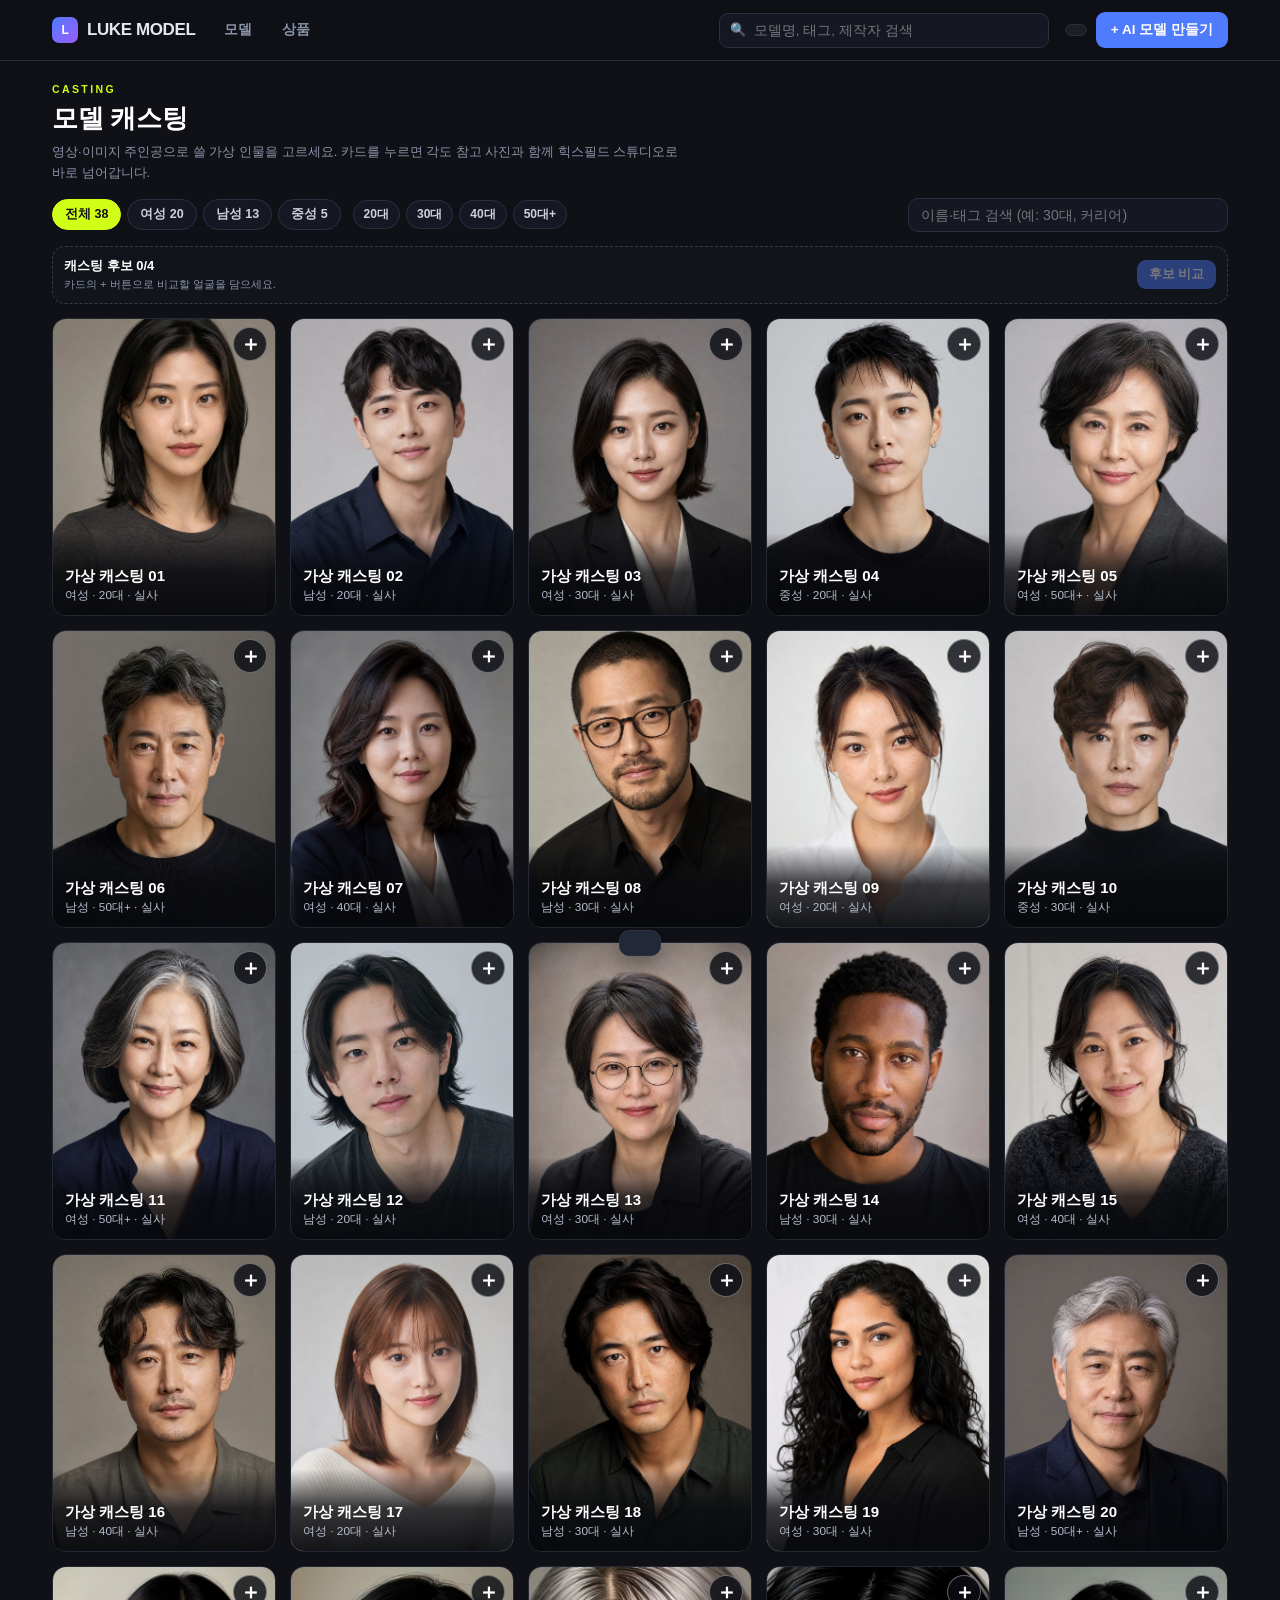
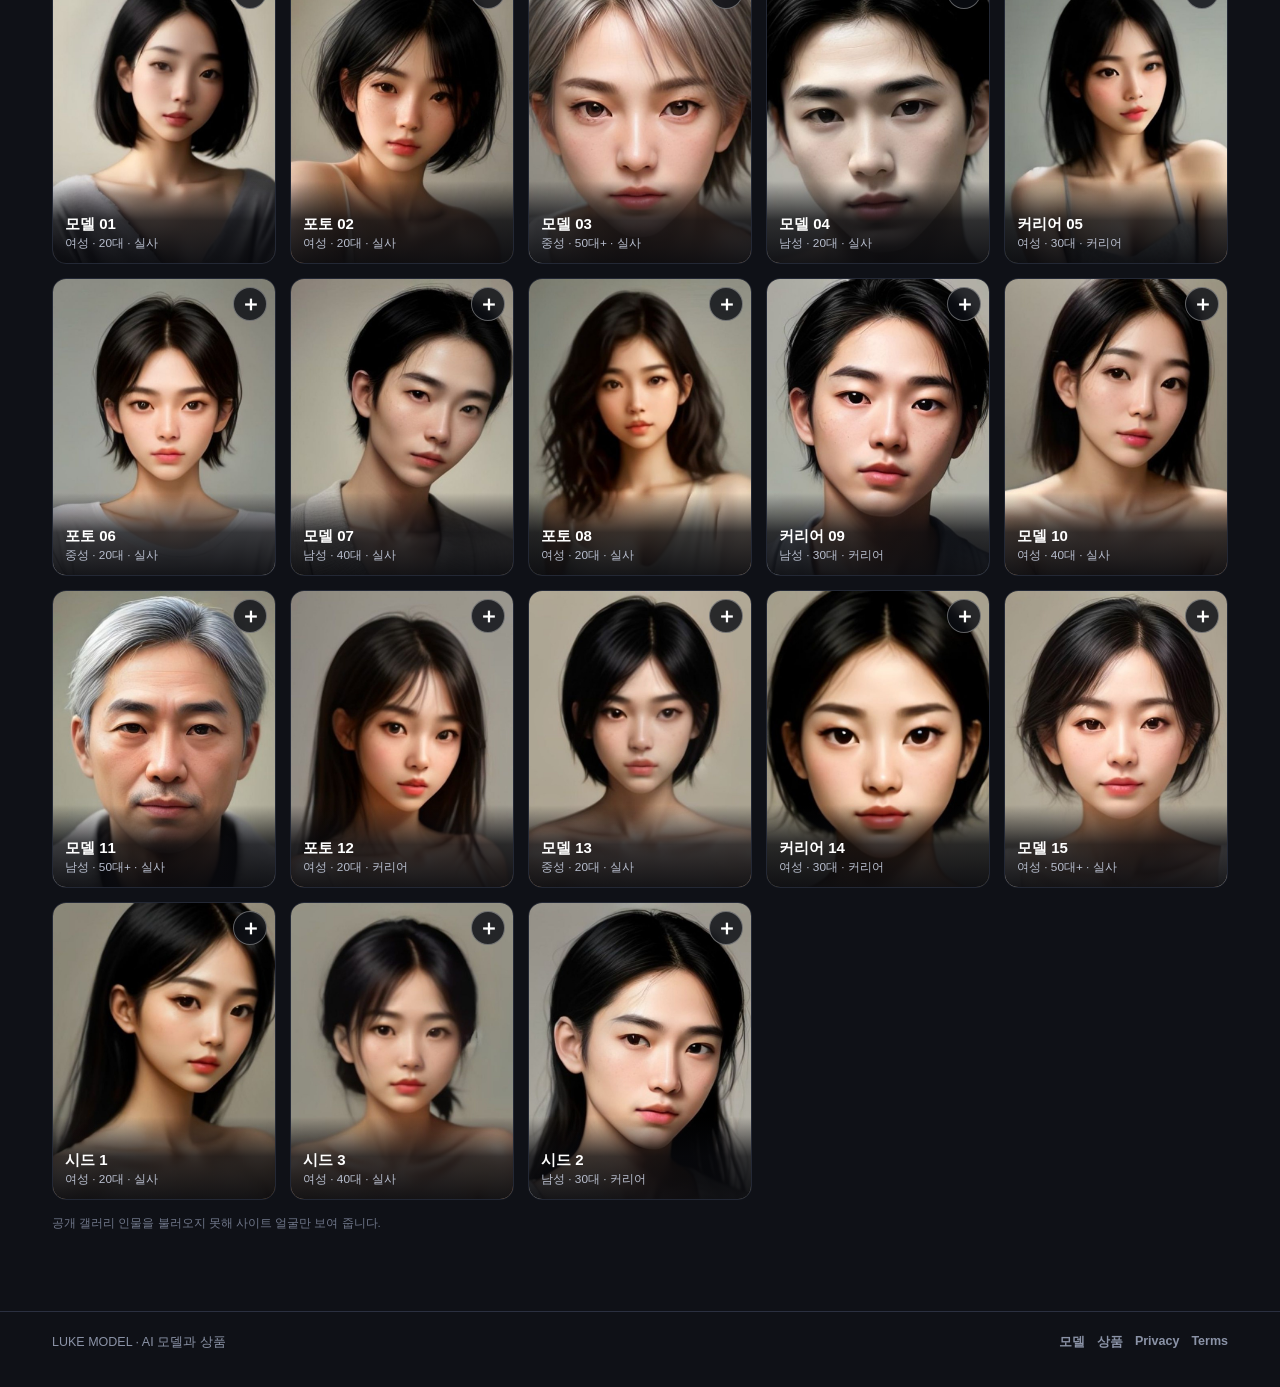
<file: casting/index.html>
<!doctype html>
<html lang="ko">
<head>
<meta charset="utf-8">
<meta name="viewport" content="width=device-width,initial-scale=1">
<title>모델 캐스팅 · 페이스루크</title>
<meta name="robots" content="noindex">
<link rel="canonical" href="https://lukemodel.com/?view=casting">
<meta http-equiv="refresh" content="0; url=/?view=casting">
<script>location.replace('/?view=casting');</script>
<style>body{background:#0f1117;color:#e6e8ef;font:15px system-ui,sans-serif;padding:40px}a{color:#d1fe17}</style>
</head>
<body><a href="/?view=casting">모델 캐스팅으로 이동</a></body>
</html>
</file>
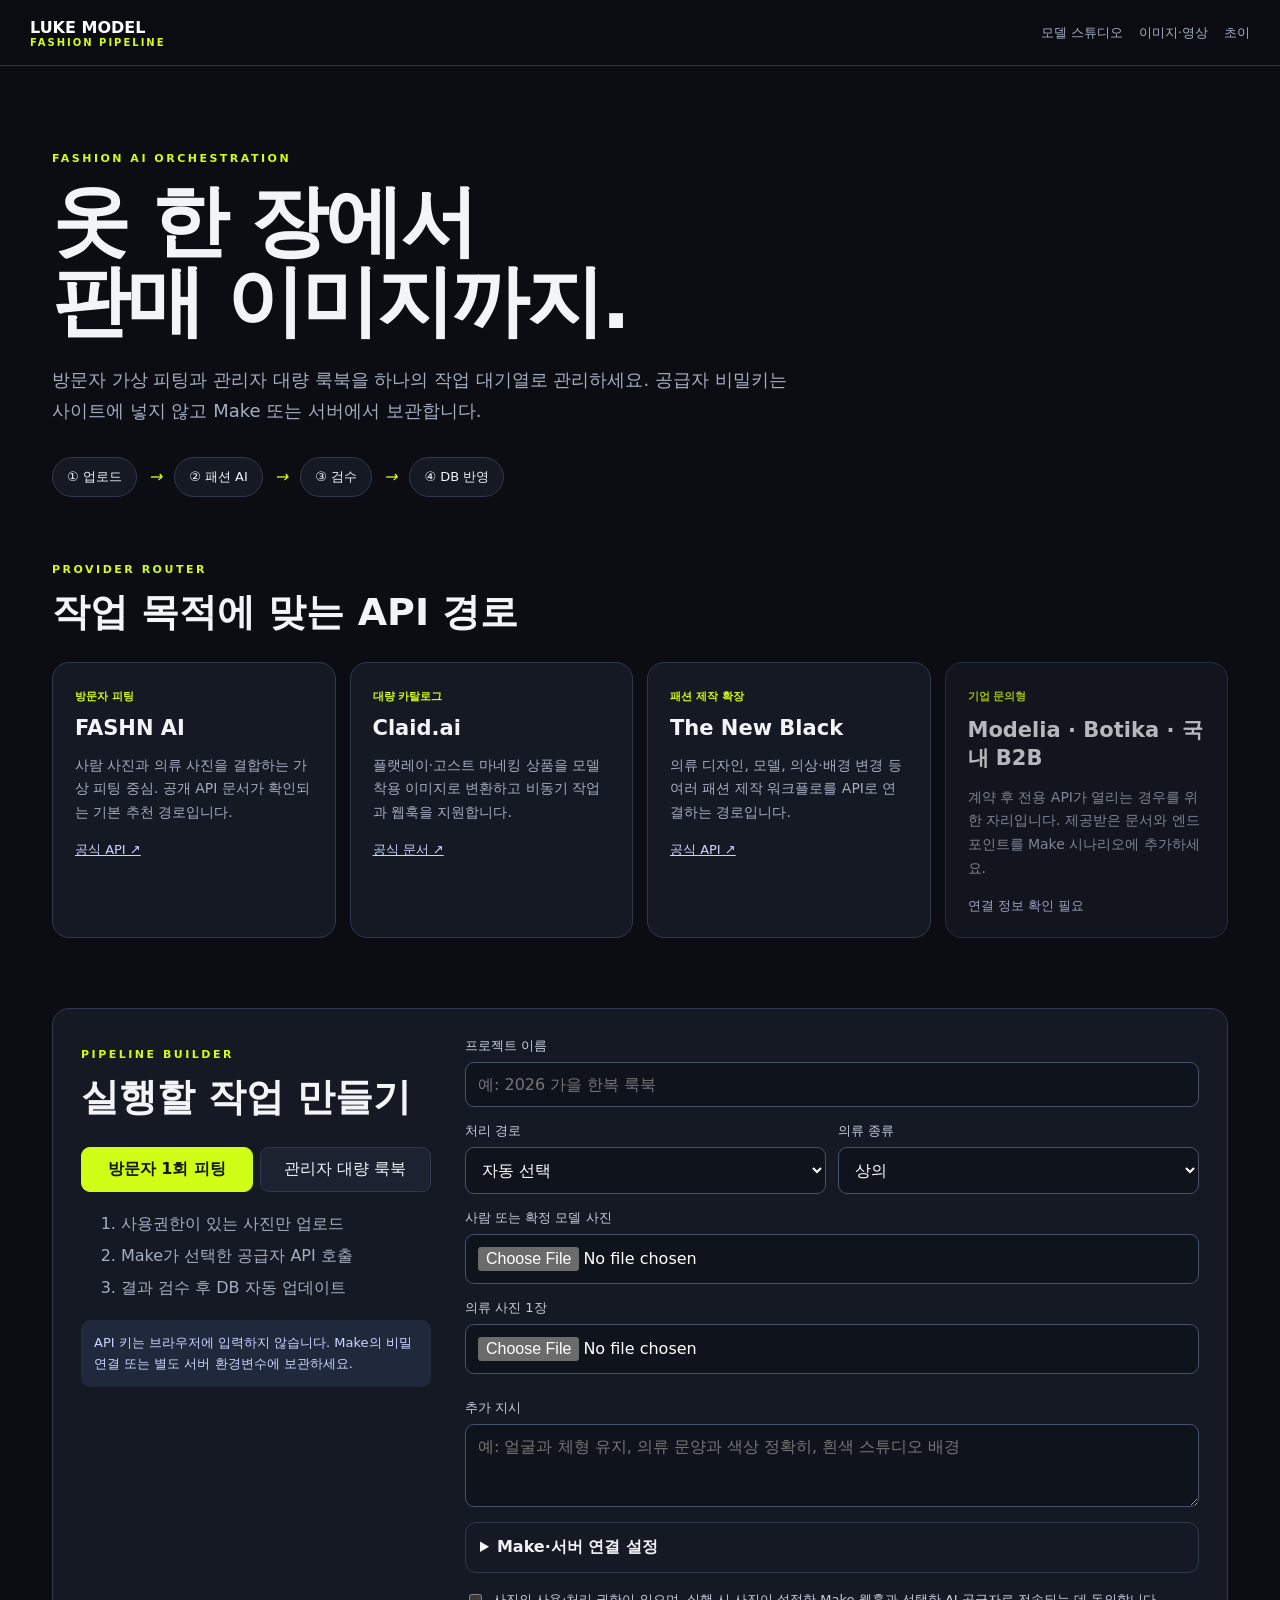
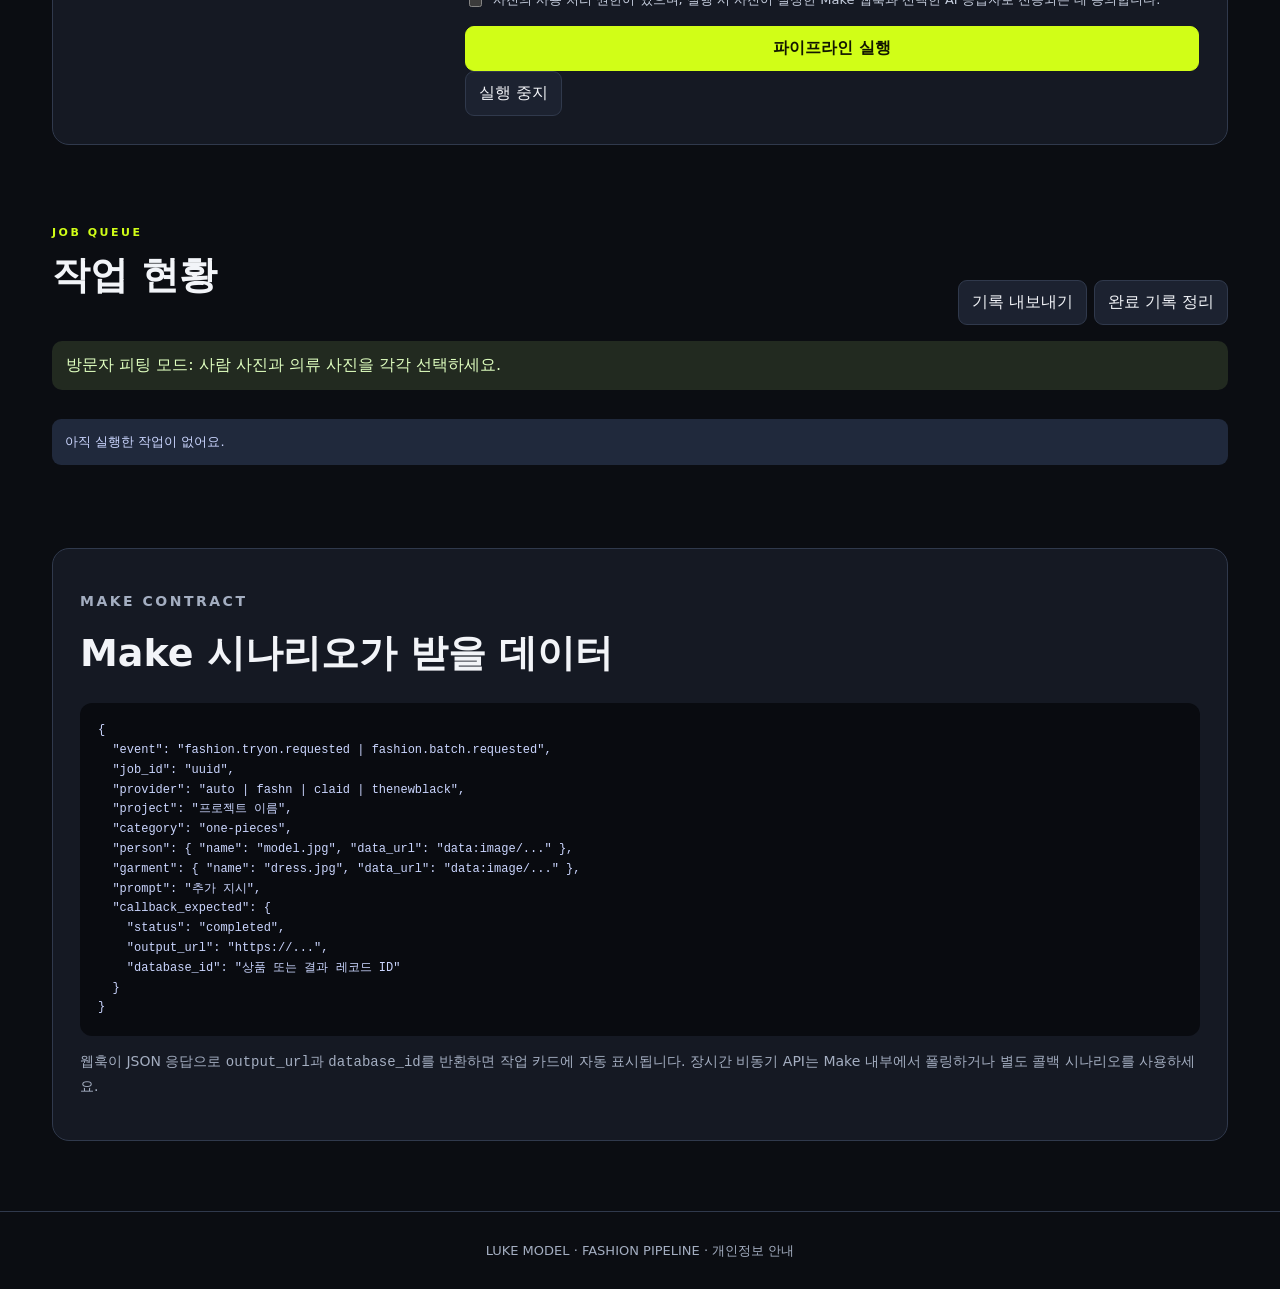
<file: fashion/index.html>
<!doctype html>
<html lang="ko">
<head>
  <meta charset="utf-8">
  <meta name="viewport" content="width=device-width,initial-scale=1">
  <meta name="referrer" content="no-referrer">
  <meta http-equiv="Content-Security-Policy" content="default-src 'none'; script-src 'self'; style-src 'self'; img-src 'self' data: blob: https:; connect-src https:; base-uri 'none'; form-action 'none'; object-src 'none'">
  <title>패션 AI 파이프라인 · LUKE MODEL</title>
  <meta name="description" content="가상 피팅과 대량 룩북 제작을 Make 웹훅과 연결하는 LUKE MODEL 패션 AI 파이프라인">
  <link rel="stylesheet" href="fashion.css">
  <script src="fashion.js" defer></script>
</head>
<body>
  <header class="top"><a class="brand" href="/">LUKE MODEL <span>FASHION PIPELINE</span></a><nav><a href="/#model-studio">모델 스튜디오</a><a href="/higgsfield/">이미지·영상</a><a href="/talk/">초이</a></nav></header>
  <main>
    <section class="hero"><p class="eyebrow">FASHION AI ORCHESTRATION</p><h1>옷 한 장에서<br>판매 이미지까지.</h1><p>방문자 가상 피팅과 관리자 대량 룩북을 하나의 작업 대기열로 관리하세요. 공급자 비밀키는 사이트에 넣지 않고 Make 또는 서버에서 보관합니다.</p><div class="flow"><span>① 업로드</span><i>→</i><span>② 패션 AI</span><i>→</i><span>③ 검수</span><i>→</i><span>④ DB 반영</span></div></section>

    <section aria-labelledby="provider-title"><p class="eyebrow">PROVIDER ROUTER</p><h2 id="provider-title">작업 목적에 맞는 API 경로</h2><div class="providers">
      <article><b>방문자 피팅</b><h3>FASHN AI</h3><p>사람 사진과 의류 사진을 결합하는 가상 피팅 중심. 공개 API 문서가 확인되는 기본 추천 경로입니다.</p><a href="https://fashn.ai/products/api" target="_blank" rel="noopener noreferrer">공식 API ↗</a></article>
      <article><b>대량 카탈로그</b><h3>Claid.ai</h3><p>플랫레이·고스트 마네킹 상품을 모델 착용 이미지로 변환하고 비동기 작업과 웹훅을 지원합니다.</p><a href="https://docs.claid.ai/ai-fashion-models-api/async-api-reference" target="_blank" rel="noopener noreferrer">공식 문서 ↗</a></article>
      <article><b>패션 제작 확장</b><h3>The New Black</h3><p>의류 디자인, 모델, 의상·배경 변경 등 여러 패션 제작 워크플로를 API로 연결하는 경로입니다.</p><a href="https://thenewblack.ai/ai-design-features/ai-fashion-design-api" target="_blank" rel="noopener noreferrer">공식 API ↗</a></article>
      <article class="muted"><b>기업 문의형</b><h3>Modelia · Botika · 국내 B2B</h3><p>계약 후 전용 API가 열리는 경우를 위한 자리입니다. 제공받은 문서와 엔드포인트를 Make 시나리오에 추가하세요.</p><span>연결 정보 확인 필요</span></article>
    </div></section>

    <section class="builder" aria-labelledby="builder-title"><div class="intro"><p class="eyebrow">PIPELINE BUILDER</p><h2 id="builder-title">실행할 작업 만들기</h2><div class="mode" role="group" aria-label="작업 방식"><button type="button" data-mode="tryon" class="on">방문자 1회 피팅</button><button type="button" data-mode="batch">관리자 대량 룩북</button></div><ol><li>사용권한이 있는 사진만 업로드</li><li>Make가 선택한 공급자 API 호출</li><li>결과 검수 후 DB 자동 업데이트</li></ol><p class="security">API 키는 브라우저에 입력하지 않습니다. Make의 비밀 연결 또는 별도 서버 환경변수에 보관하세요.</p></div>
      <form id="pipeline-form">
        <label>프로젝트 이름<input id="project" required maxlength="80" placeholder="예: 2026 가을 한복 룩북"></label>
        <div class="pair"><label>처리 경로<select id="provider"><option value="auto">자동 선택</option><option value="fashn">FASHN AI</option><option value="claid">Claid.ai</option><option value="thenewblack">The New Black</option><option value="enterprise">기업용 맞춤 연결</option></select></label><label>의류 종류<select id="category"><option value="tops">상의</option><option value="bottoms">하의</option><option value="one-pieces">원피스·한복</option><option value="outerwear">아우터</option><option value="full-body">전신 코디</option></select></label></div>
        <label id="person-label">사람 또는 확정 모델 사진<input id="person" type="file" accept="image/jpeg,image/png,image/webp"></label>
        <label>의류 사진 <span id="garment-help">1장</span><input id="garments" type="file" accept="image/jpeg,image/png,image/webp" required></label>
        <div id="previews" class="previews" aria-live="polite"></div>
        <label>추가 지시<textarea id="prompt" maxlength="600" rows="3" placeholder="예: 얼굴과 체형 유지, 의류 문양과 색상 정확히, 흰색 스튜디오 배경"></textarea></label>
        <details><summary>Make·서버 연결 설정</summary><label>Make Custom Webhook URL<input id="webhook" type="url" autocomplete="off" spellcheck="false" placeholder="https://hook...make.com/..."></label><p>이 주소는 이 브라우저에만 저장됩니다. 공급자 API 키는 Make 안에서 연결하세요.</p><button id="save-webhook" type="button">연결 주소 저장</button><button id="test-webhook" type="button">연결 확인</button></details>
        <label class="consent"><input id="consent" type="checkbox" required> 사진의 사용·처리 권한이 있으며, 실행 시 사진이 설정한 Make 웹훅과 선택한 AI 공급자로 전송되는 데 동의합니다.</label>
        <button class="run" type="submit">파이프라인 실행</button><button id="cancel" type="button" disabled>실행 중지</button>
      </form>
    </section>

    <section aria-labelledby="queue-title"><div class="section-head"><div><p class="eyebrow">JOB QUEUE</p><h2 id="queue-title">작업 현황</h2></div><div><button id="export" type="button">기록 내보내기</button><button id="clear-completed" type="button">완료 기록 정리</button></div></div><p id="status" role="status" aria-live="polite">준비됐어요. Make 웹훅을 연결하면 실행할 수 있습니다.</p><div id="queue" class="queue"></div></section>

    <section class="contract" aria-labelledby="contract-title"><p class="eyebrow">MAKE CONTRACT</p><h2 id="contract-title">Make 시나리오가 받을 데이터</h2><pre>{
  "event": "fashion.tryon.requested | fashion.batch.requested",
  "job_id": "uuid",
  "provider": "auto | fashn | claid | thenewblack",
  "project": "프로젝트 이름",
  "category": "one-pieces",
  "person": { "name": "model.jpg", "data_url": "data:image/..." },
  "garment": { "name": "dress.jpg", "data_url": "data:image/..." },
  "prompt": "추가 지시",
  "callback_expected": {
    "status": "completed",
    "output_url": "https://...",
    "database_id": "상품 또는 결과 레코드 ID"
  }
}</pre><p>웹훅이 JSON 응답으로 <code>output_url</code>과 <code>database_id</code>를 반환하면 작업 카드에 자동 표시됩니다. 장시간 비동기 API는 Make 내부에서 폴링하거나 별도 콜백 시나리오를 사용하세요.</p></section>
  </main>
  <footer>LUKE MODEL · FASHION PIPELINE · <a href="/privacy.html">개인정보 안내</a></footer>
</body>
</html>
</file>
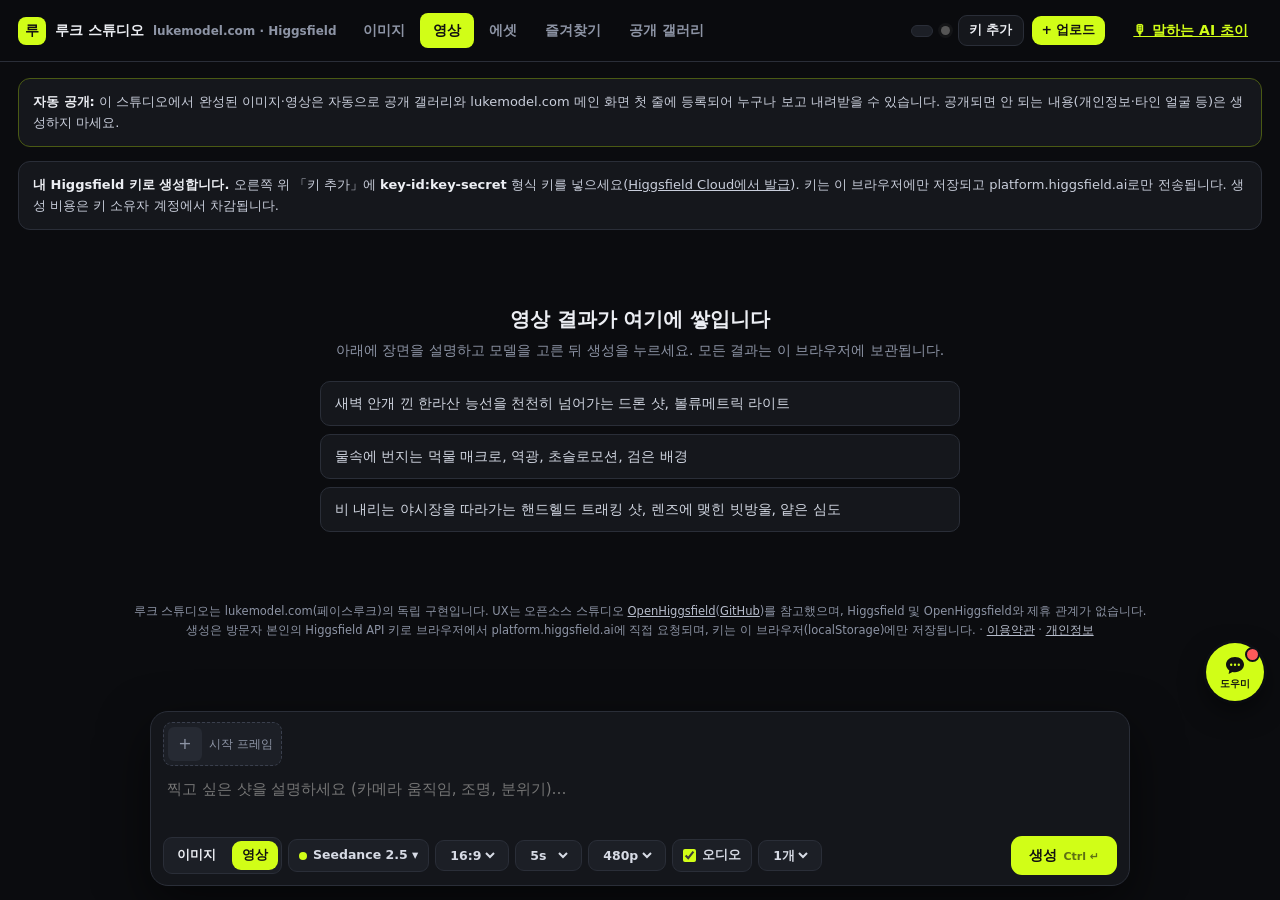
<file: higgsfield/index.html>
<!doctype html>
<html lang="ko">
<head>
<meta charset="utf-8">
<meta name="viewport" content="width=device-width, initial-scale=1, viewport-fit=cover">
<meta http-equiv="Content-Security-Policy"
      content="default-src 'none'; script-src 'self' 'unsafe-inline' https://cdn.jsdelivr.net; style-src 'unsafe-inline'; img-src 'self' data: blob: https:; media-src data: blob: https:; connect-src 'self' blob: https:; base-uri 'none'; form-action 'none'">
<title>루크 스튜디오 — Higgsfield 이미지·영상 생성 · 공개 갤러리 | 페이스루크</title>
<meta name="description" content="lukemodel.com 루크 스튜디오: 하나의 프롬프트 바로 Soul·Seedance·Kling·Wan 등 Higgsfield 모델 이미지·영상 생성(내 키 사용), 공개 갤러리에 누구나 업로드·다운로드.">
<link rel="canonical" href="https://lukemodel.com/higgsfield/">
<meta property="og:type" content="website">
<meta property="og:site_name" content="FaceLook / 페이스루크">
<meta property="og:url" content="https://lukemodel.com/higgsfield/">
<meta property="og:title" content="루크 스튜디오 — Higgsfield 모델 이미지·영상 생성 + 공개 갤러리">
<meta property="og:description" content="One prompt bar, 20+ image & video models (bring your own Higgsfield key). Public gallery: anyone can upload & download.">
<meta property="og:image" content="https://lukemodel.com/og.png">
<meta name="twitter:card" content="summary_large_image">
<link rel="icon" href="/logo-512.png" type="image/png">
<style>
:root{--bg:#0b0c0f;--panel:#15171c;--panel2:#1c1f26;--line:#2a2e38;--tx:#eceef3;--dim:#8d94a5;--acc:#d1fe17;--acc2:#4f7cff;--bad:#ff6b6b;--ok:#7de2a8;--warn:#ffb86c}
*{box-sizing:border-box;margin:0;padding:0}
html,body{height:100%}
body{background:var(--bg);color:var(--tx);font:14px/1.5 Inter,"Pretendard","Apple SD Gothic Neo","Malgun Gothic",system-ui,sans-serif;font-variant-numeric:tabular-nums}
button,select,input,textarea{font:inherit;color:inherit}
button{cursor:pointer;background:none;border:0}
a{color:inherit}
:focus-visible{outline:2px solid var(--acc);outline-offset:2px}
.top{position:sticky;top:0;z-index:20;display:flex;align-items:center;gap:14px;padding:10px 18px;background:rgba(11,12,15,.92);backdrop-filter:blur(8px);border-bottom:1px solid var(--line)}
.brand{display:flex;align-items:center;gap:9px;text-decoration:none;font-weight:800;white-space:nowrap}
.brand .mark{width:28px;height:28px;border-radius:8px;background:var(--acc);color:#111;display:grid;place-items:center;font-weight:900}
.brand small{color:var(--dim);font-weight:600;font-size:12px}
.tabs{display:flex;gap:2px;overflow-x:auto;flex:1;scrollbar-width:none}
.tabs button{padding:7px 13px;border-radius:8px;color:var(--dim);font-weight:600;white-space:nowrap}
.tabs button:hover{color:var(--tx);background:var(--panel)}
.tabs button[aria-selected=true]{color:#111;background:var(--acc)}
.tabs .cnt{opacity:.65;margin-left:5px;font-size:12px}
.right{display:flex;align-items:center;gap:8px}
.lamp{width:9px;height:9px;border-radius:50%;background:#555;box-shadow:0 0 0 3px rgba(255,255,255,.04)}
.lamp.on{background:var(--acc)}.lamp.busy{background:var(--acc);animation:pulse 1s ease-in-out infinite}
@keyframes pulse{50%{opacity:.35}}
.btn{padding:8px 14px;border-radius:9px;background:var(--acc);color:#111;font-weight:700;white-space:nowrap}
.btn:disabled{opacity:.4;cursor:not-allowed}
.btn.ghost{background:var(--panel);color:var(--tx);border:1px solid var(--line)}
.btn.ghost:hover{border-color:#40465a}
.btn.sm{padding:5px 10px;font-size:12.5px}
.btn.danger{background:#3a1d22;color:#ffb3b3;border:1px solid #5a2a31}
main{padding:16px 18px 250px;max-width:1500px;margin:0 auto}
.notice{background:var(--panel);border:1px solid var(--line);border-radius:12px;padding:12px 14px;margin-bottom:14px;color:#c9cedb;font-size:13px;line-height:1.65}
.notice b{color:var(--tx)}
.notice.warn{border-color:#5a4a24;background:#1d1a12}
.grid{columns:4 260px;column-gap:12px}
.tile{break-inside:avoid;margin-bottom:12px;border-radius:12px;overflow:hidden;background:var(--panel);border:1px solid var(--line);position:relative;cursor:zoom-in}
.tile img,.tile video{display:block;width:100%;height:auto;background:linear-gradient(135deg,#1b1e26,#262b36)}
.tile .ph{aspect-ratio:var(--ar,1);background:linear-gradient(110deg,#171a21 30%,#232733 50%,#171a21 70%);background-size:200% 100%;animation:shimmer 1.4s linear infinite;display:grid;place-items:center;color:var(--dim);font-size:12.5px;text-align:center;padding:14px}
@keyframes shimmer{to{background-position:-200% 0}}
.tile .fail{aspect-ratio:var(--ar,1);display:flex;flex-direction:column;justify-content:center;gap:8px;padding:16px;color:#ffb3b3;font-size:12.5px;background:#1a1214}
.tile .cap{position:absolute;left:0;right:0;bottom:0;padding:26px 10px 8px;background:linear-gradient(transparent,rgba(0,0,0,.78));font-size:11.5px;color:#dfe3ec;display:flex;justify-content:space-between;gap:6px;opacity:0;transition:opacity .15s}
.tile:hover .cap,.tile:focus-within .cap{opacity:1}
.tile .cap span{overflow:hidden;white-space:nowrap;text-overflow:ellipsis}
.tile .acts{position:absolute;top:8px;right:8px;display:flex;gap:5px;opacity:0;transition:opacity .15s}
.tile:hover .acts,.tile:focus-within .acts,.tile.sel .acts{opacity:1}
.ic{width:30px;height:30px;border-radius:8px;background:rgba(10,11,14,.72);color:#fff;display:grid;place-items:center;font-size:14px}
.ic:hover{background:rgba(10,11,14,.92)}
.ic.on{color:var(--acc)}
.chk{position:absolute;top:8px;left:8px;width:24px;height:24px;border-radius:7px;border:2px solid rgba(255,255,255,.7);background:rgba(0,0,0,.35);opacity:0;display:grid;place-items:center;color:#111;font-weight:900;font-size:13px}
.tile:hover .chk,.selecting .chk{opacity:1}
.tile.sel{outline:2px solid var(--acc)}
.tile.sel .chk{background:var(--acc);border-color:var(--acc)}
.badge{position:absolute;top:8px;left:40px;font-size:10.5px;font-weight:800;padding:2px 7px;border-radius:6px;background:rgba(0,0,0,.66)}
.empty{text-align:center;padding:60px 16px;color:var(--dim)}
.empty h2{color:var(--tx);font-size:20px;margin-bottom:6px}
.starters{display:flex;flex-direction:column;gap:8px;max-width:640px;margin:20px auto 0}
.starters button{text-align:left;padding:11px 14px;border-radius:10px;background:var(--panel);border:1px solid var(--line);color:#cfd4df}
.starters button:hover{border-color:var(--acc);color:var(--tx)}
/* composer */
.composer{position:fixed;left:50%;bottom:14px;transform:translateX(-50%);width:min(980px,calc(100% - 20px));z-index:30;background:rgba(21,23,28,.97);border:1px solid var(--line);border-radius:18px;box-shadow:0 18px 50px rgba(0,0,0,.55);padding:10px 12px 10px}
.strip{min-height:0;font-size:12.5px;color:var(--dim);display:flex;align-items:center;gap:10px;margin-bottom:6px}
.strip:empty{display:none}
.strip .bar{flex:1;height:2px;background:var(--line);position:relative;overflow:hidden;border-radius:2px}
.strip .bar i{position:absolute;inset:0;background:var(--acc);transform-origin:left;animation:drain 6s linear forwards}
@keyframes drain{to{transform:scaleX(0)}}
.tray{display:flex;gap:8px;flex-wrap:wrap;margin-bottom:6px}
.tray:empty{display:none}
.slot{display:flex;align-items:center;gap:7px;padding:4px 8px 4px 4px;border-radius:9px;background:var(--panel2);border:1px dashed #3a3f4d;color:var(--dim);font-size:12px}
.slot.filled{border-style:solid;color:var(--tx)}
.slot .th{width:34px;height:34px;border-radius:6px;background:#262a33 center/contain no-repeat;display:grid;place-items:center;font-size:16px}
.slot .x{color:var(--dim);font-size:14px;padding:0 3px}
textarea#prompt{width:100%;min-height:52px;max-height:180px;resize:none;background:transparent;border:0;outline:none;font-size:15px;line-height:1.55;padding:6px 4px}
.row{display:flex;align-items:center;gap:6px;flex-wrap:wrap}
.chip{display:inline-flex;align-items:center;gap:6px;padding:6px 10px;border-radius:9px;background:var(--panel2);border:1px solid var(--line);font-size:12.5px;font-weight:600;color:#d7dbe5}
.chip:hover{border-color:#454b5e}
.chip select{background:transparent;border:0;outline:none;font-weight:600;cursor:pointer}
.chip select option{background:#1c1f26}
.chip input[type=checkbox]{accent-color:var(--acc)}
.chip.model{font-weight:700}
.chip[aria-disabled=true]{opacity:.45;cursor:not-allowed}
.chip.ref-btn.on{border-color:var(--acc);color:var(--acc)}
.soul-warn{flex-basis:100%;padding:6px 9px;border-radius:8px;background:rgba(255,176,32,.12);border:1px solid rgba(255,176,32,.35);color:#ffcf7a;font-size:12.5px;line-height:1.45}.soul-warn .lnk{background:none;border:0;padding:0;color:#ffe2a8;text-decoration:underline;font-size:12.5px;cursor:pointer}
.chip .cnt{opacity:.7;font-size:11.5px}
.slot.unused{opacity:.45}
.composer.hot{outline:2px dashed var(--acc);outline-offset:3px}
.chip .dot{width:8px;height:8px;border-radius:50%;background:var(--acc)}
.spacer{flex:1}
.gen{padding:9px 18px;border-radius:11px;font-size:14px}
.kbd{font-size:11px;opacity:.6;margin-left:6px}
/* selection bar */
.selbar{position:fixed;left:50%;transform:translateX(-50%);bottom:14px;z-index:35;display:none;align-items:center;gap:8px;padding:9px 12px;border-radius:14px;background:#1c1f26;border:1px solid var(--acc);box-shadow:0 12px 40px rgba(0,0,0,.6)}
.selbar.on{display:flex}
/* modal */
.ov{position:fixed;inset:0;z-index:50;background:rgba(0,0,0,.72);display:flex;align-items:center;justify-content:center;padding:16px}
.box{background:var(--panel);border:1px solid var(--line);border-radius:16px;width:min(520px,100%);max-height:92vh;overflow:auto;padding:20px}
.box.wide{width:min(1180px,100%);padding:0;display:grid;grid-template-columns:1fr 340px;overflow:hidden}
.box h3{font-size:17px;margin-bottom:8px}
.box p{color:#c3c8d4;font-size:13px;line-height:1.65;margin-bottom:10px}
.inp{width:100%;background:var(--panel2);border:1px solid var(--line);border-radius:10px;padding:10px 12px;outline:none;margin:4px 0 10px}
.inp:focus{border-color:var(--acc)}
.acts2{display:flex;gap:8px;justify-content:flex-end;flex-wrap:wrap;margin-top:6px}
.vmedia{background:#050506;display:grid;place-items:center;min-height:300px;max-height:92vh}
.vmedia img,.vmedia video{max-width:100%;max-height:92vh;display:block}
.vside{padding:18px;overflow:auto;max-height:92vh;display:flex;flex-direction:column;gap:12px}
.kv{display:flex;justify-content:space-between;gap:10px;font-size:12.5px;border-bottom:1px solid var(--line);padding:6px 0}
.kv .k{color:var(--dim)}
.ptxt{background:var(--panel2);border:1px solid var(--line);border-radius:10px;padding:10px;font-size:13px;white-space:pre-wrap;word-break:break-word;max-height:200px;overflow:auto}
.mlist{display:flex;flex-direction:column;gap:2px;max-height:56vh;overflow:auto;margin-top:6px}
.mlist button{display:flex;justify-content:space-between;align-items:center;text-align:left;padding:9px 10px;border-radius:9px}
.mlist button:hover,.mlist button.on{background:var(--panel2)}
.mlist button.on{outline:1px solid var(--acc)}
.mlist small{color:var(--dim)}
.mhead{font-size:11px;font-weight:800;color:var(--dim);letter-spacing:.8px;padding:10px 10px 4px}
.ptabs{display:flex;gap:4px;margin:6px 0 10px;flex-wrap:wrap}
.ptabs button{padding:6px 11px;border-radius:8px;background:var(--panel2);color:var(--dim);font-weight:600;font-size:12.5px}
.ptabs button.on{background:var(--acc);color:#111}
.pgrid{display:grid;grid-template-columns:repeat(auto-fill,minmax(96px,1fr));gap:8px;max-height:50vh;overflow:auto}
.pgrid button{aspect-ratio:1;border-radius:9px;background:#232733 center/contain no-repeat;border:1px solid var(--line)}
.pgrid button:hover{border-color:var(--acc)}
.drop{border:1.5px dashed #444a5a;border-radius:12px;padding:22px;text-align:center;color:var(--dim);cursor:pointer}
.drop.hot{border-color:var(--acc);color:var(--tx)}
.toast{position:fixed;top:66px;left:50%;transform:translateX(-50%);z-index:80;background:#22262f;border:1px solid var(--line);padding:9px 14px;border-radius:10px;font-size:13px;display:none;max-width:90vw}
.toast.low{top:auto;bottom:var(--toast-low,24px);left:12px;transform:none;max-width:calc(100vw - 100px)}.toast.on{display:block}.toast.err{border-color:#6a2e36;color:#ffc2c2}.toast.ok{border-color:#3c5a18}
.foot{color:var(--dim);font-size:11.5px;text-align:center;padding:10px 0 0;line-height:1.7}
.foot a{color:#b6bccb}
@media (max-width:760px){
  .top{flex-wrap:wrap;gap:8px;padding:8px 10px}
  .tabs{order:3;flex-basis:100%}
  .brand small{display:none}
  main{padding:12px 10px 280px}
  .grid{columns:2 150px;column-gap:8px}.tile{margin-bottom:8px}
  .box.wide{grid-template-columns:1fr}
  .vmedia{max-height:55vh}.vmedia img,.vmedia video{max-height:55vh}
  .composer{bottom:6px;border-radius:14px}
  .kbd{display:none}
}
@media (prefers-reduced-motion:reduce){*{animation:none!important;transition:none!important}}
</style>
</head>
<body>
<header class="top">
  <a class="brand" href="/" title="페이스루크 홈"><span class="mark">루</span><span>루크 스튜디오</span><small>lukemodel.com · Higgsfield</small></a>
  <nav class="tabs" role="tablist" id="tabs" aria-label="갤러리 범위"></nav>
  <div class="right">
    <span class="lamp" id="lamp" title="키 없음"></span>
    <button class="btn ghost sm" id="keyBtn">키 추가</button>
    <button class="btn sm" id="upBtn" title="이미지·영상을 공개 갤러리에 올리기">+ 업로드</button>
  </div>
<a href="/talk/" style="display:inline-block;padding:10px 14px;color:#d1fe17;font-weight:700">🎙 말하는 AI 초이</a>
</header>
<main id="main">
  <div id="notice"></div>
  <div id="grid" class="grid"></div>
  <div id="empty" class="empty" hidden></div>
  <div id="more" style="text-align:center;margin:14px 0" hidden><button class="btn ghost" id="moreBtn">더 보기</button></div>
  <p class="foot">루크 스튜디오는 lukemodel.com(페이스루크)의 독립 구현입니다. UX는 오픈소스 스튜디오 <a href="https://www.openhiggsfield.ai/" target="_blank" rel="noopener">OpenHiggsfield</a>(<a href="https://github.com/wide-trace/open-higgsfield" target="_blank" rel="noopener">GitHub</a>)를 참고했으며, Higgsfield 및 OpenHiggsfield와 제휴 관계가 없습니다.<br>생성은 방문자 본인의 Higgsfield API 키로 브라우저에서 platform.higgsfield.ai에 직접 요청되며, 키는 이 브라우저(localStorage)에만 저장됩니다. · <a href="/terms.html">이용약관</a> · <a href="/privacy.html">개인정보</a></p>
</main>

<section class="composer" id="composer" aria-label="생성">
  <div class="strip" id="strip"></div>
  <div class="tray" id="tray"></div>
  <textarea id="prompt" placeholder="만들고 싶은 장면을 설명하세요…" aria-label="프롬프트"></textarea>
  <div class="row" id="ctl"></div>
</section>
<div class="selbar" id="selbar"></div>
<div id="modal"></div>
<div class="toast" id="toast" role="status"></div>

<script src="/shared-config.js"></script>
<script src="/lm-auth.js"></script>
<script src="/access-gate.js?v=20261009"></script>
<script src="/traffic.js" defer></script>
<script src="/hf-core.js"></script>
<script src="/angle-auto.js"></script>
<script src="app.js"></script>
<script src="/assistant.js"></script>
</body>
</html>
</file>
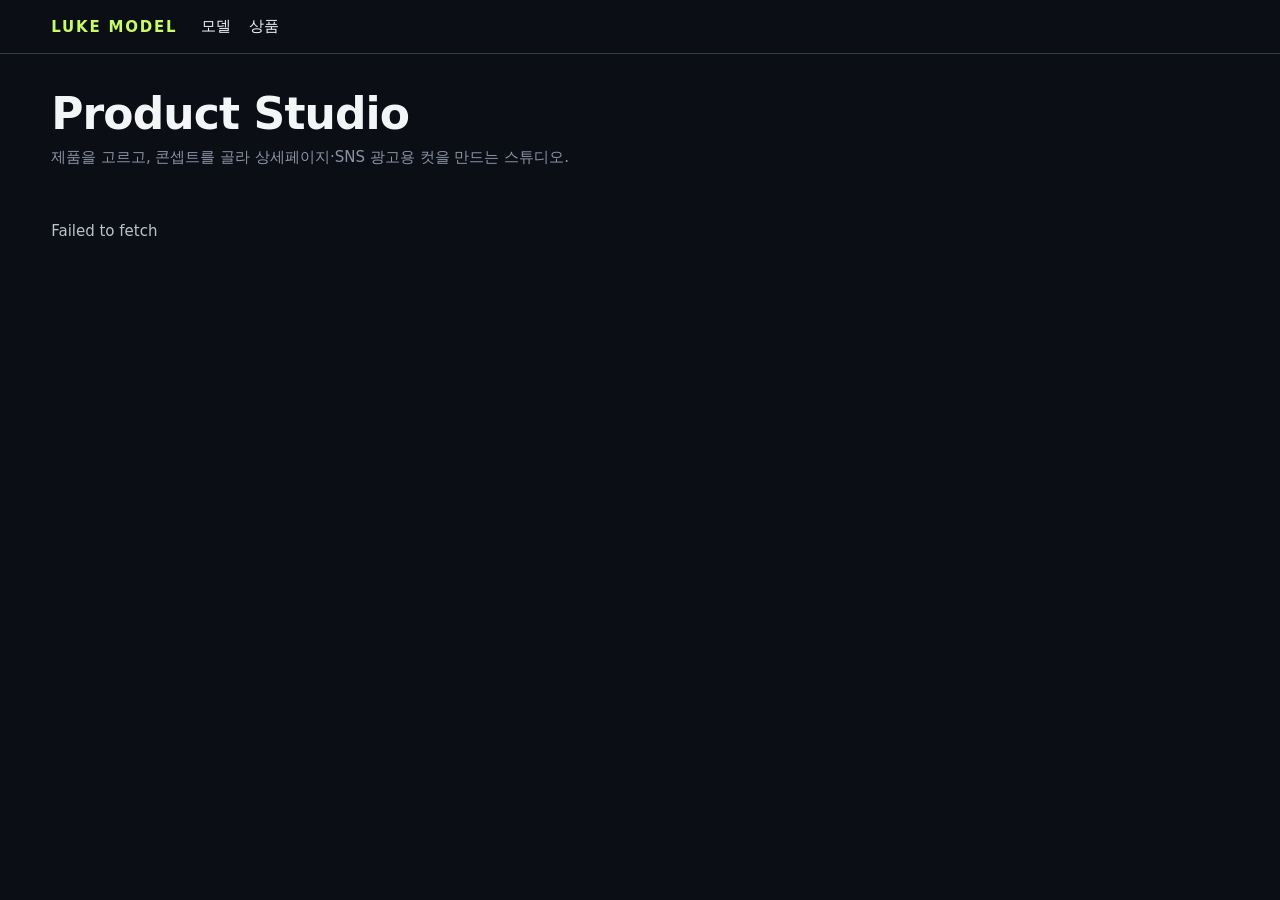
<file: products/index.html>
<!doctype html><html lang="ko"><head><meta charset="utf-8"><meta name="viewport" content="width=device-width,initial-scale=1"><title>상품 카테고리 · LUKE MODEL</title><style>
*{box-sizing:border-box}body{margin:0;background:#0b0e14;color:#f3f5f7;font:15px system-ui}a{color:inherit;text-decoration:none}button,input,textarea{font:inherit}button{cursor:pointer}header{border-bottom:1px solid #343b4a;padding:17px 4vw;display:flex;align-items:center;gap:24px;flex-wrap:wrap}header strong{letter-spacing:.12em;color:#c9fb68}nav{display:flex;gap:18px}nav a:hover{color:#c9fb68}main{max-width:1400px;margin:auto;padding:28px 4vw}.eyebrow{font-size:12px;letter-spacing:.22em;color:#c9fb68}h1{font-size:clamp(30px,5vw,58px);margin:8px 0}p{color:#bbc2cd;line-height:1.6}.toolbar{display:flex;align-items:center;gap:10px;flex-wrap:wrap;margin:25px 0}.chip{background:#202632;border:1px solid #3b4657;color:#f4f5f8;border-radius:999px;padding:9px 15px}.chip.on{background:#c9fb68;color:#16210c;font-weight:800}.grid{display:grid;grid-template-columns:repeat(4,minmax(0,1fr));gap:18px}.card{background:#181d27;border:1px solid #333c4d;border-radius:14px;overflow:hidden}.card img{display:block;width:100%;aspect-ratio:3/4;object-fit:cover;background:#252c38}.card-body{padding:15px}.card small{color:#c9fb68}.card h2{font-size:18px;margin:6px 0}.card p{margin:0 0 14px}.actions{display:flex;gap:7px;flex-wrap:wrap}.actions a,.actions button,.submit{background:#c9fb68;border:0;border-radius:8px;color:#16210c;font-weight:800;padding:10px 12px}.actions button{background:#323b4a;color:white}.empty{padding:55px;text-align:center;border:1px dashed #414b5d;border-radius:15px;grid-column:1/-1}.owner-form{background:#171d28;border:1px solid #394355;padding:20px;border-radius:14px;max-width:620px;margin:24px 0}.owner-form input,.owner-form textarea{display:block;width:100%;padding:11px;margin:8px 0 13px;background:#0d121a;border:1px solid #505a69;border-radius:8px;color:white}.owner-form label{display:block;color:#d6dbe4}.owner-form textarea{min-height:85px}.owner-form[hidden],#owner-toggle[hidden]{display:none}#owner-toggle{border:1px solid #6b785c;background:#222e1d;color:#dafaab;border-radius:8px;padding:9px 13px;margin-bottom:16px}#message{min-height:24px}@media(max-width:1000px){.grid{grid-template-columns:repeat(3,1fr)}}@media(max-width:680px){.grid{grid-template-columns:repeat(2,1fr);gap:9px}.card-body{padding:10px}.card h2{font-size:15px}header{gap:12px}}
[hidden]{display:none!important}.card-open{display:block}.actions a.ghost{background:#323b4a;color:#fff}
#detail-view{max-width:1120px;margin:0 auto}.back{background:none;border:0;color:#8b93a7;padding:0;margin-bottom:22px;font-weight:700}.back:hover{color:#fff}
.pd-intro{display:grid;grid-template-columns:230px minmax(0,1fr);gap:30px;align-items:start}.pd-hero{padding:0;border:0;border-radius:16px;overflow:hidden;background:#1b1d24;cursor:zoom-in}.pd-hero img{display:block;width:100%;aspect-ratio:3/4;object-fit:cover}.pd-info h1{font-size:clamp(28px,4vw,40px);margin:0 0 12px;letter-spacing:-.02em}
.pd-chips,.pd-uses{display:flex;flex-wrap:wrap;gap:7px;align-items:center}.pd-chips span{padding:5px 11px;border:1px solid #2f3442;border-radius:999px;color:#aeb4c3;font-size:12px}.pd-desc{max-width:700px;margin:14px 0;color:#c3c8d3;line-height:1.75}.pd-uses em{font-style:normal;color:#7f8698;font-size:12px;margin-right:3px}.pd-uses span{padding:5px 12px;border-radius:999px;background:#6d68f2;color:#fff;font-size:12px;font-weight:700}
.pd-note{display:block;max-width:700px;margin:16px 0 14px;padding:12px 14px;background:#1b1d24;border:1px solid #2a2d38;border-radius:12px}.pd-note small{display:block;color:#7f8698;font-size:11.5px;margin-bottom:4px}.pd-note textarea{width:100%;background:none;border:0;color:#e9ebf1;resize:vertical;font-size:14px;line-height:1.6;outline:none}
.dark-btn{border:1px solid #2e3340;border-radius:10px;padding:11px 15px;background:#1c1f28;color:#e7e9ef;font-weight:700;font-size:13px}.dark-btn:hover{background:#252a36}.violet-btn{border:0;border-radius:12px;padding:14px 22px;background:linear-gradient(135deg,#8a84ff,#5a53e6);color:#fff;font-weight:800;font-size:14px;box-shadow:0 10px 26px #5a53e650;white-space:nowrap}.violet-btn:disabled{opacity:.5}.white-btn{border:0;border-radius:9px;padding:10px 16px;background:#fff;color:#111;font-weight:800}.del-btn{border:1px solid #7a1a25;border-radius:9px;padding:10px 15px;background:#5a1018;color:#ffd5da;font-weight:700}
.pd-section{margin-top:40px}.pd-sec-head h2{font-size:22px;margin:0 0 5px}.pd-sec-head p{margin:0 0 16px;color:#7f8698;font-size:13px}
.pd-concepts{display:grid;grid-template-columns:repeat(2,minmax(0,1fr));gap:12px}.pd-concept{display:block;text-align:left;padding:18px 20px;border-radius:16px;background:#16171d;border:1.5px solid #262833;color:#e9ebf1}.pd-concept:hover{border-color:#3d4052}.pd-concept.on{border-color:#6d68f2;background:#181826;box-shadow:inset 0 0 0 1px #6d68f233}.pd-concept-top{display:flex;justify-content:space-between;align-items:center;gap:10px}.pd-concept-top b{font-size:15px}.pd-concept-meta{display:flex;gap:6px}.pd-concept-meta i{font-style:normal;display:grid;place-items:center;min-width:28px;height:24px;padding:0 7px;border-radius:999px;background:#22242e;color:#9aa0b1;font-size:11px}.pd-concept.on .pd-concept-meta i:last-child{background:#6d68f2;color:#fff}.pd-concept strong{display:block;margin:10px 0 6px;font-size:13.5px}.pd-concept p{margin:0 0 6px;color:#9aa0b1;font-size:12.5px;line-height:1.6}.pd-concept small{color:#686e80;font-size:11.5px}
.pd-gen{display:grid;grid-template-columns:minmax(0,1fr) auto auto;gap:16px;align-items:center;margin-top:22px;padding:16px;background:#14151bf2;border:1px solid #2a2d38;border-radius:18px;backdrop-filter:blur(8px)}.pd-prompt input{width:100%;padding:13px 14px;background:#1d1f27;border:1px solid #2c2f3b;border-radius:12px;color:#fff;outline:none}.pd-prompt input:focus{border-color:#6d68f2}.pd-prompt small{display:block;margin-top:6px;color:#686e80;font-size:11.5px}.pd-count small{display:block;color:#7f8698;font-size:11px;margin-bottom:6px}.pd-count div{display:flex;gap:5px}.pd-count button{width:36px;height:36px;border-radius:50%;border:1px solid #2c2f3b;background:#1d1f27;color:#aab0bf;font-weight:700}.pd-count button[aria-pressed=true]{background:#fff;color:#111;border-color:#fff}.pd-status{min-height:22px;margin:12px 0 0;color:#b9b6ff;font-size:13px}
.pd-results{columns:4 220px;column-gap:14px}.pd-results .empty{column-span:all}.pd-shot{display:block;width:100%;margin:0 0 14px;padding:0;border:0;border-radius:14px;overflow:hidden;background:#16171d;break-inside:avoid;cursor:zoom-in;text-align:left}.pd-shot img{display:block;width:100%}.pd-shot span{display:block;padding:9px 12px;color:#c3c8d3;font-size:12px}.pd-sk{aspect-ratio:4/5;background:repeating-linear-gradient(135deg,#1b1c22 0 12px,#23242c 12px 24px);background-size:200% 200%;animation:pdsk 2.4s linear infinite}@keyframes pdsk{to{background-position:100% 100%}}
.pd-modal{position:fixed;inset:0;z-index:200;display:grid;place-items:center;padding:18px;background:#000d}.pd-modal-box{width:min(860px,100%);max-height:100%;overflow:auto;padding:16px;background:#1b1d24;border:1px solid #30343f;border-radius:18px}.pd-modal-box img{display:block;max-width:100%;max-height:70vh;margin:0 auto 14px;border-radius:10px;object-fit:contain}.pd-modal-actions{display:flex;gap:8px;justify-content:center;flex-wrap:wrap}
@media(max-width:760px){.pd-intro{grid-template-columns:120px minmax(0,1fr);gap:16px}.pd-concepts{grid-template-columns:1fr}.pd-gen{grid-template-columns:1fr auto;}.pd-gen .violet-btn{grid-column:1/-1}.pd-prompt{grid-column:1/-1}}
.ps-head{display:flex;justify-content:space-between;align-items:flex-end;gap:16px;margin:6px 0 18px}.ps-actions{display:flex;gap:8px;flex-wrap:wrap;align-items:center}.ps-head h1{font-size:clamp(30px,4.5vw,44px);margin:0 0 6px;letter-spacing:-.02em}.ps-head p{margin:0;color:#8b93a7}
.toolbar .chip{background:#16171d;border:1px solid #2a2c35;color:#aab0bf;border-radius:999px;padding:8px 14px;font-size:13px;font-weight:600}.toolbar .chip.on{background:#6d68f2;border-color:#6d68f2;color:#fff}.toolbar .chip small{opacity:.7;margin-left:4px}
.grid .card{background:#121318;border:1px solid #1f2129;border-radius:16px}.grid .card:hover{border-color:#3d4052}.grid .card img{aspect-ratio:4/5;border-radius:14px}.grid .card-body{padding:12px 4px 14px}.card-top{display:flex;justify-content:space-between;align-items:baseline;gap:8px}.card-top h2{font-size:15px;margin:0;white-space:nowrap;overflow:hidden;text-overflow:ellipsis}.card-top span{flex:none;color:#8c88ff;font-size:11px;font-weight:700}.grid .card p{margin:6px 0 10px;color:#8f96a8;font-size:12px;line-height:1.55;display:-webkit-box;-webkit-line-clamp:2;-webkit-box-orient:vertical;overflow:hidden;min-height:37px}.card-chips{display:flex;gap:6px;flex-wrap:wrap}.card-chips span{padding:4px 9px;border:1px solid #2f3442;border-radius:999px;color:#c8cdd9;font-size:11px}.grid .card{padding:8px}.sk-card{height:380px;border-radius:16px;background:repeating-linear-gradient(135deg,#16171d 0 12px,#1b1c22 12px 24px)}
.owner-form{max-width:none;margin:0}.owner-form select{display:block;width:100%;padding:11px;margin:8px 0 13px;background:#0d121a;border:1px solid #505a69;border-radius:8px;color:#fff}
#owner-toggle.dark-btn{background:#1c1f28;border:1px solid #2e3340;color:#e7e9ef;margin:0}.gen-confirm{position:fixed;inset:0;z-index:300;display:grid;place-items:center;padding:18px;background:#000b}.gen-confirm-box{width:min(380px,100%);padding:20px;background:#1b1c22;border:1px solid #2f3240;border-radius:16px;color:#e9ebf1}.gen-confirm-box h3{margin:0 0 14px;font-size:15px}.gen-confirm-box dl{display:grid;grid-template-columns:auto 1fr;gap:9px 16px;margin:0 0 18px;font-size:12.5px}.gen-confirm-box dt{color:#7f8698}.gen-confirm-box dd{margin:0;text-align:right;font-weight:700}.gen-confirm-box .row{display:flex;justify-content:flex-end;gap:8px}
</style></head><body><header><a href="/"><strong>LUKE MODEL</strong></a><nav><a href="/">모델</a><a href="/products/">상품</a></nav><span id="account" style="margin-left:auto"></span></header><main><div id="list-view"><div class="ps-head"><div><h1>Product Studio</h1><p>제품을 고르고, 콘셉트를 골라 상세페이지·SNS 광고용 컷을 만드는 스튜디오.</p></div><div class="ps-actions"><a id="hf-studio" class="violet-btn" href="https://lukemodel-studio.higgsfield.app" target="_blank" rel="noopener" hidden>Higgsfield 스튜디오 ↗</a><button id="owner-toggle" class="dark-btn" type="button" hidden>+ 내 제품 업로드</button></div></div><div class="toolbar" id="filters"></div><p id="message">상품을 불러오는 중…</p><div class="grid" id="grid"></div></div>
<div id="owner-modal" class="pd-modal" hidden><form id="owner-form" class="owner-form pd-modal-box"><h2>내 제품 업로드 · 운영자 전용</h2><label>상품명<input name="name" maxlength="80" required></label><label>카테고리<select name="category" id="owner-category" required></select></label><label>설명<textarea name="description" maxlength="500" placeholder="소재·용량·특징·타깃 고객 등"></textarea></label><label>이미지 HTTPS 주소<input name="image_url" type="url" pattern="https://.*" required placeholder="https://…/product.png"></label><div class="pd-modal-actions"><button class="dark-btn" type="button" id="owner-cancel">취소</button><button class="violet-btn submit" type="submit">상품 등록</button></div></form></div><div id="detail-view" hidden></div></main><script src="/shared-config.js"></script><script src="/lm-auth.js"></script><script src="/hf-core.js"></script><script src="/access-gate.js?v=20261009"></script><script src="/lm-studio.js?v=20261021-4"></script><script src="app.js?v=20261021-subs"></script><script src="spec.js?v=20261021-1"></script><script src="studio-x.js?v=20261021-4"></script></body></html>
</file>
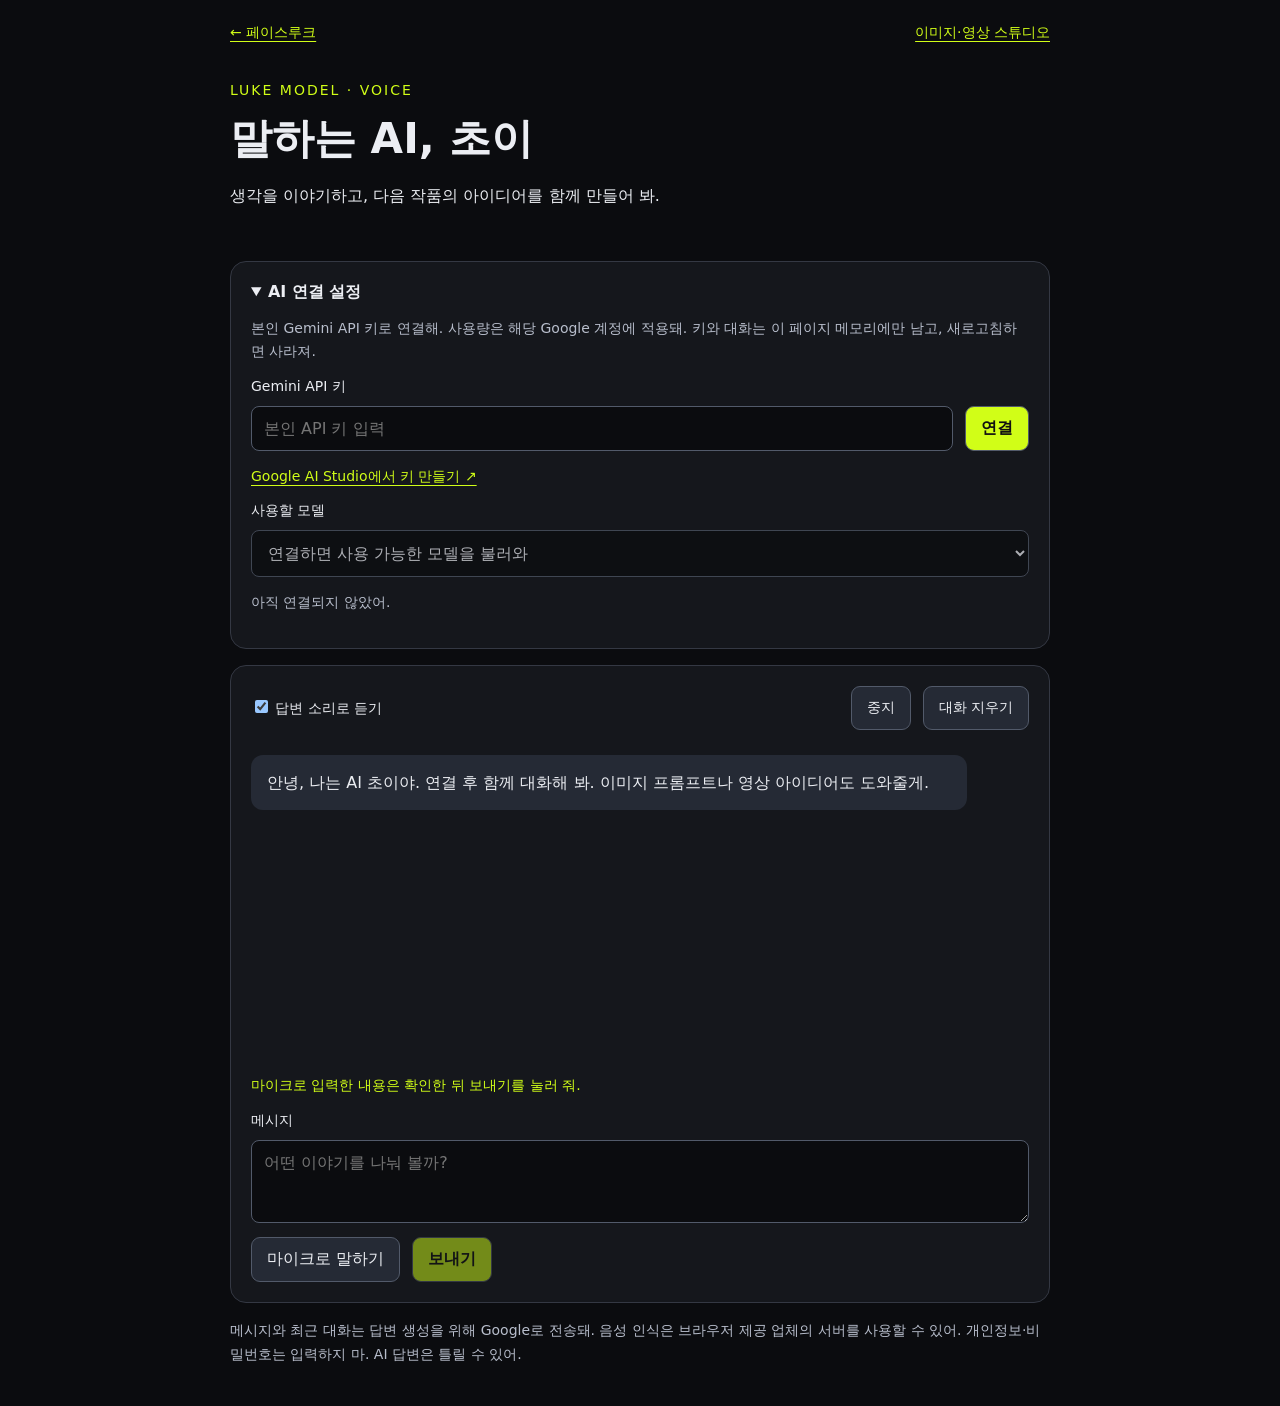
<file: talk/index.html>
<!doctype html>
<html lang="ko"><head><meta charset="utf-8"><meta name="viewport" content="width=device-width,initial-scale=1"><meta name="referrer" content="no-referrer"><meta http-equiv="Content-Security-Policy" content="default-src 'none'; script-src 'self'; style-src 'self'; connect-src https://generativelanguage.googleapis.com; img-src 'self'; base-uri 'none'; form-action 'none'; object-src 'none'"><title>말하는 AI 초이 · 페이스루크</title><link rel="stylesheet" href="talk.css"><link rel="icon" href="/logo-512.png"><script src="talk.js" defer></script></head>
<body><main><header><a href="/">← 페이스루크</a><a href="/higgsfield/">이미지·영상 스튜디오</a></header><section class="intro"><span>LUKE MODEL · VOICE</span><h1>말하는 AI, 초이</h1><p>생각을 이야기하고, 다음 작품의 아이디어를 함께 만들어 봐.</p></section>
<details id="settings" open><summary>AI 연결 설정</summary><p>본인 Gemini API 키로 연결해. 사용량은 해당 Google 계정에 적용돼. 키와 대화는 이 페이지 메모리에만 남고, 새로고침하면 사라져.</p><label for="key">Gemini API 키</label><div class="row"><input id="key" type="password" autocomplete="off" spellcheck="false" placeholder="본인 API 키 입력"><button id="connect" type="button">연결</button><button id="disconnect" type="button" hidden>연결 해제</button></div><p><a href="https://aistudio.google.com/apikey" target="_blank" rel="noopener noreferrer">Google AI Studio에서 키 만들기 ↗</a></p><label for="model">사용할 모델</label><select id="model" disabled><option>연결하면 사용 가능한 모델을 불러와</option></select><p id="connection" role="status">아직 연결되지 않았어.</p></details>
<section class="chat" aria-label="초이와 대화"><div class="toolbar"><label><input id="speak" type="checkbox" checked> 답변 소리로 듣기</label><button id="stop" type="button">중지</button><button id="clear" type="button">대화 지우기</button></div><div id="messages" role="log" aria-label="대화 내용" aria-live="polite"><p class="bubble assistant">안녕, 나는 AI 초이야. 연결 후 함께 대화해 봐. 이미지 프롬프트나 영상 아이디어도 도와줄게.</p></div><p id="status" role="status">마이크로 입력한 내용은 확인한 뒤 보내기를 눌러 줘.</p><form id="form"><label for="prompt">메시지</label><textarea id="prompt" rows="3" maxlength="4000" placeholder="어떤 이야기를 나눠 볼까?"></textarea><div class="row"><button id="mic" type="button" aria-pressed="false">마이크로 말하기</button><button id="send" type="submit" disabled>보내기</button></div></form></section><footer>메시지와 최근 대화는 답변 생성을 위해 Google로 전송돼. 음성 인식은 브라우저 제공 업체의 서버를 사용할 수 있어. 개인정보·비밀번호는 입력하지 마. AI 답변은 틀릴 수 있어.</footer></main></body></html>
</file>
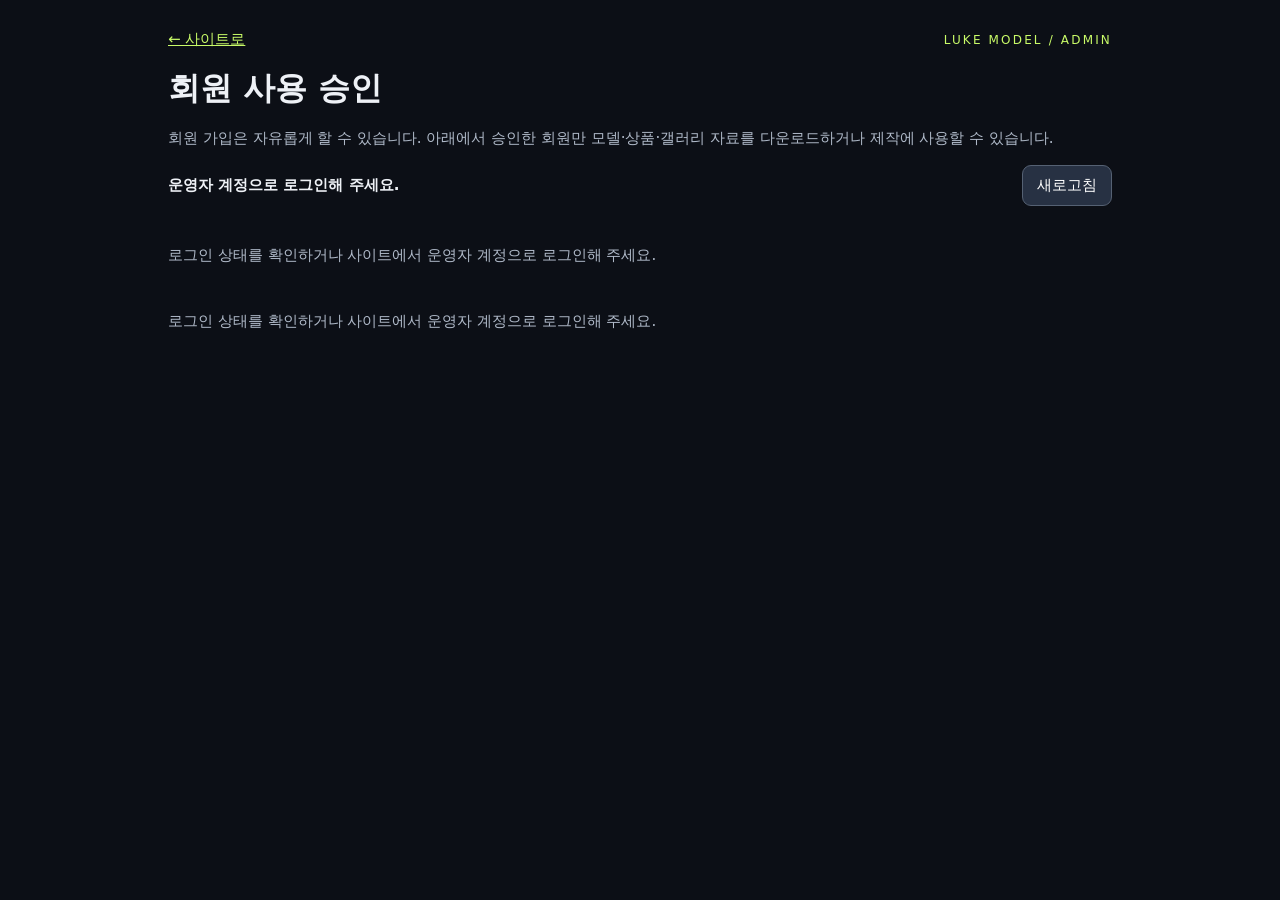
<file: admin/access/index.html>
<!doctype html>
<html lang="ko">
<head>
  <meta charset="utf-8"><meta name="viewport" content="width=device-width,initial-scale=1">
  <meta name="referrer" content="no-referrer">
  <title>회원 사용 승인 · LUKE MODEL</title>
  <style>
    *{box-sizing:border-box}body{margin:0;background:#0c0f16;color:#eef1f6;font:15px system-ui}main{max-width:980px;margin:auto;padding:30px 18px}a{color:#c9fb68}h1{font-size:32px;margin:18px 0 8px}p{color:#afb9c8;line-height:1.6}.top{display:flex;align-items:center;justify-content:space-between;gap:12px}.badge{font-size:12px;letter-spacing:.18em;color:#c9fb68}.cards{display:grid;gap:12px;margin-top:22px}.card{border:1px solid #30394b;border-radius:14px;background:#171d29;padding:18px}.card h2{font-size:17px;margin:0 0 6px}.meta{color:#aab5c5;font-size:13px}.purpose{white-space:pre-wrap;color:#e3e7ec}.actions{display:flex;gap:9px;margin-top:15px}button{border:1px solid #556173;border-radius:9px;background:#273143;color:white;padding:10px 14px;font:inherit;cursor:pointer}button:disabled{opacity:.5}.approve{background:#c9fb68;color:#142006;font-weight:800}.status{border-radius:999px;padding:4px 9px;font-size:12px;background:#333e52}.status.approved{background:#294322;color:#d5ffae}.status.rejected{background:#4a2b30;color:#ffced4}
  </style>
</head>
<body><main><div class="top"><a href="/">← 사이트로</a><span class="badge">LUKE MODEL / ADMIN</span></div><h1>회원 사용 승인</h1><p>회원 가입은 자유롭게 할 수 있습니다. 아래에서 승인한 회원만 모델·상품·갤러리 자료를 다운로드하거나 제작에 사용할 수 있습니다.</p><div class="top"><strong id="summary">확인 중…</strong><button id="refresh" type="button">새로고침</button></div><div id="cards" class="cards"></div></main>
<script src="/shared-config.js"></script><script src="/lm-auth.js"></script><script src="app.js"></script></body></html>
</file>
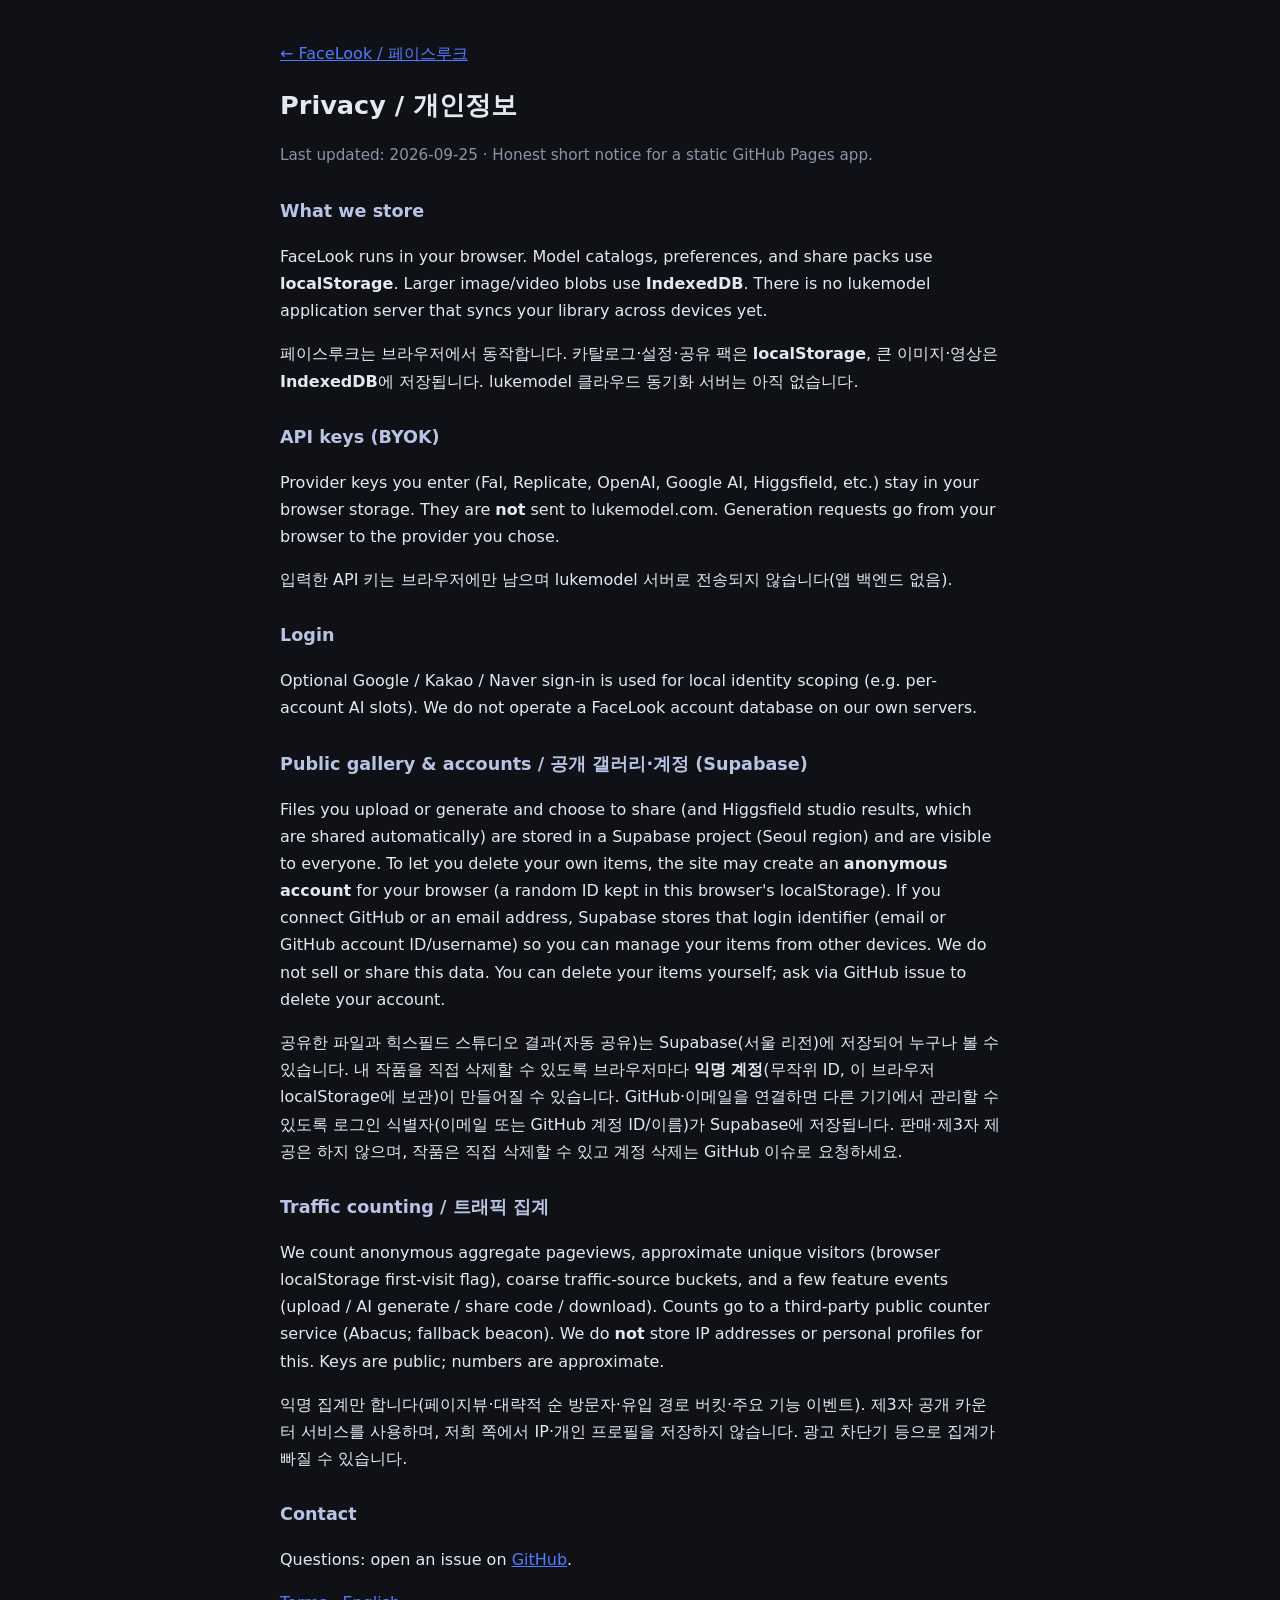
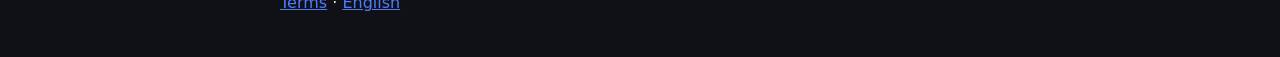
<file: privacy.html>
<!doctype html>
<html lang="ko">
<head>
<meta charset="utf-8">
<meta name="viewport" content="width=device-width, initial-scale=1">
<title>Privacy — FaceLook / 페이스루크</title>
<meta name="description" content="FaceLook privacy: browser-local storage, BYOK API keys never sent to lukemodel servers.">
<link rel="canonical" href="https://lukemodel.com/privacy.html">
<style>
body{font-family:system-ui,sans-serif;background:#0f1117;color:#e6e8ef;max-width:720px;margin:40px auto;padding:0 20px;line-height:1.7}
a{color:#4f7cff} h1{font-size:1.6rem;margin-bottom:8px} h2{font-size:1.1rem;margin:28px 0 8px;color:#b9c4e4}
.dim{color:#8b93a7;font-size:.95rem}
</style>
</head>
<body>
<p><a href="/">← FaceLook / 페이스루크</a></p>
<h1>Privacy / 개인정보</h1>
<p class="dim">Last updated: 2026-09-25 · Honest short notice for a static GitHub Pages app.</p>

<h2>What we store</h2>
<p>FaceLook runs in your browser. Model catalogs, preferences, and share packs use <strong>localStorage</strong>. Larger image/video blobs use <strong>IndexedDB</strong>. There is no lukemodel application server that syncs your library across devices yet.</p>
<p>페이스루크는 브라우저에서 동작합니다. 카탈로그·설정·공유 팩은 <strong>localStorage</strong>, 큰 이미지·영상은 <strong>IndexedDB</strong>에 저장됩니다. lukemodel 클라우드 동기화 서버는 아직 없습니다.</p>

<h2>API keys (BYOK)</h2>
<p>Provider keys you enter (Fal, Replicate, OpenAI, Google AI, Higgsfield, etc.) stay in your browser storage. They are <strong>not</strong> sent to lukemodel.com. Generation requests go from your browser to the provider you chose.</p>
<p>입력한 API 키는 브라우저에만 남으며 lukemodel 서버로 전송되지 않습니다(앱 백엔드 없음).</p>

<h2>Login</h2>
<p>Optional Google / Kakao / Naver sign-in is used for local identity scoping (e.g. per-account AI slots). We do not operate a FaceLook account database on our own servers.</p>


<h2>Public gallery &amp; accounts / 공개 갤러리·계정 (Supabase)</h2>
<p>Files you upload or generate and choose to share (and Higgsfield studio results, which are shared automatically) are stored in a Supabase project (Seoul region) and are visible to everyone. To let you delete your own items, the site may create an <strong>anonymous account</strong> for your browser (a random ID kept in this browser's localStorage). If you connect GitHub or an email address, Supabase stores that login identifier (email or GitHub account ID/username) so you can manage your items from other devices. We do not sell or share this data. You can delete your items yourself; ask via GitHub issue to delete your account.</p>
<p>공유한 파일과 힉스필드 스튜디오 결과(자동 공유)는 Supabase(서울 리전)에 저장되어 누구나 볼 수 있습니다. 내 작품을 직접 삭제할 수 있도록 브라우저마다 <strong>익명 계정</strong>(무작위 ID, 이 브라우저 localStorage에 보관)이 만들어질 수 있습니다. GitHub·이메일을 연결하면 다른 기기에서 관리할 수 있도록 로그인 식별자(이메일 또는 GitHub 계정 ID/이름)가 Supabase에 저장됩니다. 판매·제3자 제공은 하지 않으며, 작품은 직접 삭제할 수 있고 계정 삭제는 GitHub 이슈로 요청하세요.</p>

<h2>Traffic counting / 트래픽 집계</h2>
<p>We count anonymous aggregate pageviews, approximate unique visitors (browser localStorage first-visit flag), coarse traffic-source buckets, and a few feature events (upload / AI generate / share code / download). Counts go to a third-party public counter service (Abacus; fallback beacon). We do <strong>not</strong> store IP addresses or personal profiles for this. Keys are public; numbers are approximate.</p>
<p>익명 집계만 합니다(페이지뷰·대략적 순 방문자·유입 경로 버킷·주요 기능 이벤트). 제3자 공개 카운터 서비스를 사용하며, 저희 쪽에서 IP·개인 프로필을 저장하지 않습니다. 광고 차단기 등으로 집계가 빠질 수 있습니다.</p>
<h2>Contact</h2>
<p>Questions: open an issue on <a href="https://github.com/luke7851-soungouk/lukemodel">GitHub</a>.</p>
<p><a href="/terms.html">Terms</a> · <a href="/en/">English</a></p>
<script src="/traffic.js"></script>
<script>try{FaceLookTraffic&&FaceLookTraffic.trackPageview()}catch(e){}</script>
</body>
</html>
</file>
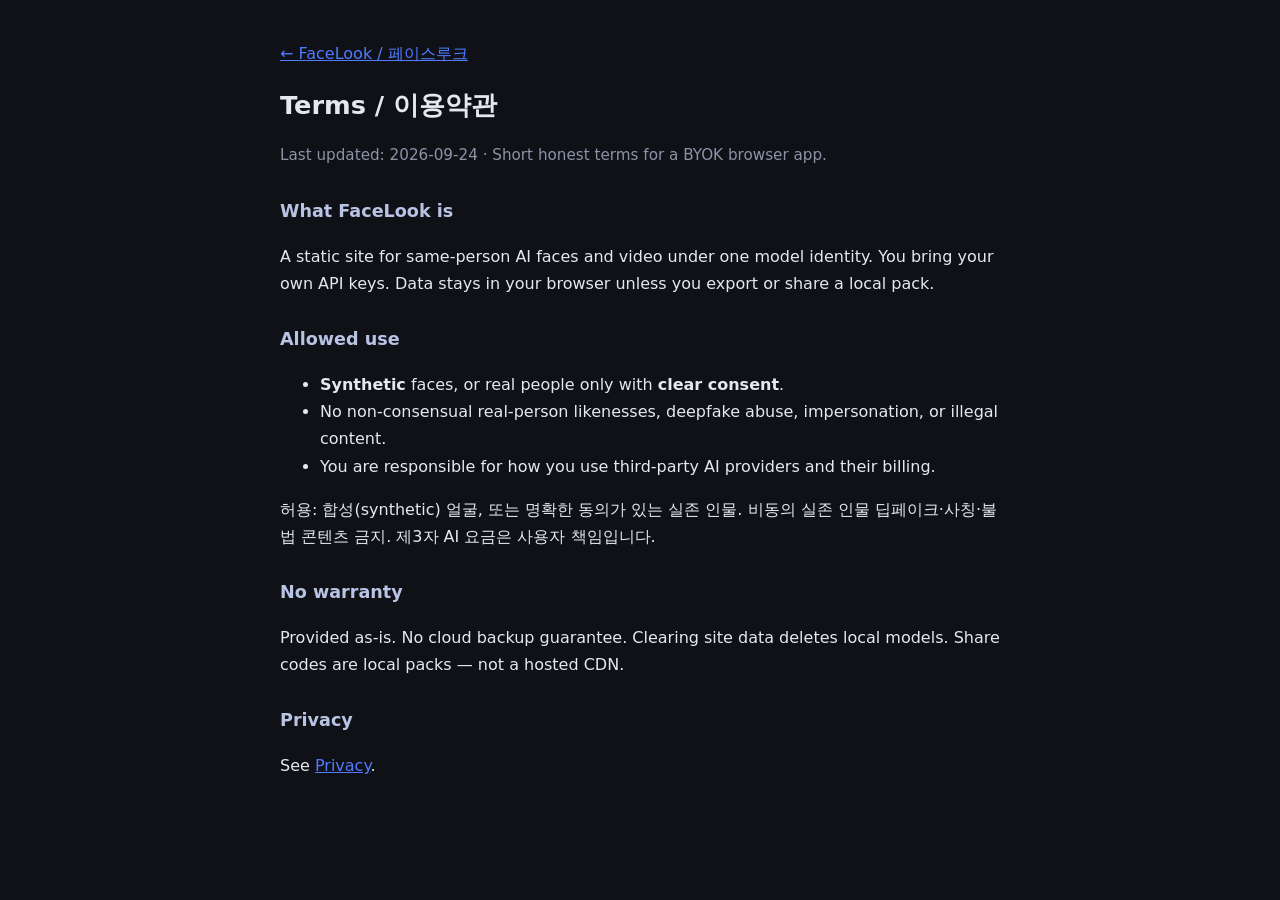
<file: terms.html>
<!doctype html>
<html lang="ko">
<head>
<meta charset="utf-8">
<meta name="viewport" content="width=device-width, initial-scale=1">
<title>Terms — FaceLook / 페이스루크</title>
<meta name="description" content="FaceLook terms: synthetic/consented faces only, BYOK, browser-local, no non-consensual real-person faces.">
<link rel="canonical" href="https://lukemodel.com/terms.html">
<style>
body{font-family:system-ui,sans-serif;background:#0f1117;color:#e6e8ef;max-width:720px;margin:40px auto;padding:0 20px;line-height:1.7}
a{color:#4f7cff} h1{font-size:1.6rem;margin-bottom:8px} h2{font-size:1.1rem;margin:28px 0 8px;color:#b9c4e4}
.dim{color:#8b93a7;font-size:.95rem}
</style>
</head>
<body>
<p><a href="/">← FaceLook / 페이스루크</a></p>
<h1>Terms / 이용약관</h1>
<p class="dim">Last updated: 2026-09-24 · Short honest terms for a BYOK browser app.</p>

<h2>What FaceLook is</h2>
<p>A static site for same-person AI faces and video under one model identity. You bring your own API keys. Data stays in your browser unless you export or share a local pack.</p>

<h2>Allowed use</h2>
<ul>
<li><strong>Synthetic</strong> faces, or real people only with <strong>clear consent</strong>.</li>
<li>No non-consensual real-person likenesses, deepfake abuse, impersonation, or illegal content.</li>
<li>You are responsible for how you use third-party AI providers and their billing.</li>
</ul>
<p>허용: 합성(synthetic) 얼굴, 또는 명확한 동의가 있는 실존 인물. 비동의 실존 인물 딥페이크·사칭·불법 콘텐츠 금지. 제3자 AI 요금은 사용자 책임입니다.</p>

<h2>No warranty</h2>
<p>Provided as-is. No cloud backup guarantee. Clearing site data deletes local models. Share codes are local packs — not a hosted CDN.</p>

<h2>Privacy</h2>
<p>See <a href="/privacy.html">Privacy</a>.</p>
<script src="/traffic.js"></script>
<script>try{FaceLookTraffic&&FaceLookTraffic.trackPageview()}catch(e){}</script>
</body>
</html>
</file>
<file: fashion/fashion.css>
:root{color-scheme:dark;--bg:#0b0d12;--panel:#151923;--panel2:#1c2230;--line:#30394c;--tx:#f2f4f8;--dim:#a4aec1;--lime:#d1fe17;--blue:#7797ff;--ok:#72dda5;--bad:#ff8585;font-family:Inter,Pretendard,"Malgun Gothic",system-ui,sans-serif}*{box-sizing:border-box}body{margin:0;background:var(--bg);color:var(--tx)}button,input,select,textarea{font:inherit}.top{height:66px;padding:0 max(20px,calc((100vw - 1220px)/2));display:flex;align-items:center;justify-content:space-between;border-bottom:1px solid var(--line);position:sticky;top:0;background:rgba(11,13,18,.94);backdrop-filter:blur(12px);z-index:5}.brand{font-weight:900;color:#fff;text-decoration:none}.brand span{font-size:10px;color:var(--lime);display:block;letter-spacing:2px}.top nav{display:flex;gap:16px}.top nav a,footer a{color:var(--dim);text-decoration:none;font-size:13px}main{max-width:1220px;margin:auto;padding:0 22px 70px}.hero{padding:75px 0 55px;max-width:850px}.eyebrow{font-size:11px;letter-spacing:2.5px;color:var(--lime);font-weight:800;text-transform:uppercase}.hero h1{font-size:clamp(42px,8vw,78px);line-height:1.03;margin:16px 0 22px;letter-spacing:-3px}.hero>p:not(.eyebrow){font-size:18px;color:var(--dim);line-height:1.75;max-width:750px}.flow{display:flex;gap:12px;align-items:center;flex-wrap:wrap;margin-top:30px}.flow span{padding:10px 14px;border:1px solid var(--line);background:var(--panel);border-radius:999px;font-size:13px}.flow i{color:var(--lime)}h2{font-size:clamp(25px,4vw,38px);margin:10px 0 24px}.providers{display:grid;grid-template-columns:repeat(4,1fr);gap:14px}.providers article,.builder,.contract{border:1px solid var(--line);background:var(--panel);border-radius:17px}.providers article{padding:22px;min-height:245px}.providers b{font-size:11px;color:var(--lime)}.providers h3{font-size:21px;margin:12px 0}.providers p,.contract p{color:var(--dim);line-height:1.7;font-size:14px}.providers a,.providers span{color:#cbd6ff;font-size:13px}.providers .muted{opacity:.74}.builder{display:grid;grid-template-columns:350px 1fr;gap:34px;padding:28px;margin-top:70px}.intro ol{color:var(--dim);line-height:2}.mode{display:grid;grid-template-columns:1fr 1fr;gap:7px}.mode button,button{border:1px solid var(--line);background:var(--panel2);color:var(--tx);border-radius:9px;padding:11px 13px;cursor:pointer}.mode button.on,.run{background:var(--lime);border-color:var(--lime);color:#131700;font-weight:800}.security{font-size:13px;color:#cbd6ff;background:#20293c;padding:13px;border-radius:9px;line-height:1.6}label{display:block;font-size:13px;color:#c6cede;margin:0 0 15px}input,select,textarea{display:block;width:100%;margin-top:7px;padding:12px;border:1px solid #46516a;background:#0f131c;color:#fff;border-radius:9px;font-size:16px}textarea{resize:vertical}.pair{display:grid;grid-template-columns:1fr 1fr;gap:12px}details{border:1px solid var(--line);border-radius:11px;padding:14px;margin:10px 0 17px}summary{cursor:pointer;font-weight:700}details p{font-size:12px;color:var(--dim)}details button{margin-right:7px}.consent{display:grid;grid-template-columns:20px 1fr;gap:8px;line-height:1.6}.consent input{width:auto;margin-top:3px}.run{width:100%;font-size:16px}.previews{display:grid;grid-template-columns:repeat(5,1fr);gap:7px;margin:-5px 0 15px}.previews figure{margin:0}.previews img{display:block;width:100%;aspect-ratio:3/4;object-fit:contain;background:#090b10;border:1px solid var(--line);border-radius:8px}.previews figcaption{white-space:nowrap;overflow:hidden;text-overflow:ellipsis;font-size:10px;color:var(--dim);margin-top:4px}.section-head{display:flex;justify-content:space-between;align-items:end;margin-top:70px}.section-head>div:last-child{display:flex;gap:7px}#status{padding:14px;border-radius:10px;background:#222a20;color:#dfffbf}.queue{display:grid;gap:10px}.job{display:grid;grid-template-columns:140px 1fr auto;gap:15px;align-items:center;padding:16px;border:1px solid var(--line);background:var(--panel);border-radius:12px}.job .state{font-weight:800}.job .state.completed{color:var(--ok)}.job .state.failed{color:var(--bad)}.job p{color:var(--dim);font-size:13px;margin:4px 0}.job a{color:var(--lime)}.contract{margin-top:70px;padding:27px}.contract pre{overflow:auto;background:#090b10;border-radius:12px;padding:18px;color:#cbd6ff;font-size:12px;line-height:1.65}footer{text-align:center;padding:30px;border-top:1px solid var(--line);color:var(--dim);font-size:13px}@media(max-width:950px){.providers{grid-template-columns:1fr 1fr}.builder{grid-template-columns:1fr}.job{grid-template-columns:100px 1fr}}@media(max-width:620px){.top{height:auto;padding:14px;align-items:flex-start}.top nav{gap:9px;flex-wrap:wrap;justify-content:flex-end}.top nav a{font-size:11px}.hero{padding-top:50px}.hero h1{letter-spacing:-2px}.providers{grid-template-columns:1fr}.pair{grid-template-columns:1fr}.builder{padding:18px;margin-top:45px}.previews{grid-template-columns:repeat(3,1fr)}.section-head{align-items:flex-start;gap:12px}.section-head>div:last-child{flex-direction:column}.job{grid-template-columns:1fr}.flow i{display:none}}
</file>
<file: talk/talk.css>
:root{color-scheme:dark;font-family:system-ui,'Malgun Gothic',sans-serif;background:#0b0c0f;color:#eceef3}*{box-sizing:border-box}body{margin:0}main{max-width:860px;margin:auto;padding:24px 20px 40px}header,.row,.toolbar{display:flex;align-items:center;gap:12px;flex-wrap:wrap}header{justify-content:space-between}a{color:#d1fe17;text-underline-offset:4px;font-size:14px}.intro{padding:38px 0 20px}.intro span{color:#d1fe17;font-size:14px;letter-spacing:2px}h1{font-size:clamp(28px,6vw,42px);margin:12px 0}p{line-height:1.65}details,.chat{border:1px solid #343843;border-radius:16px;padding:20px;background:#15171c;margin:16px 0}summary{cursor:pointer;font-weight:700}details p,footer{color:#b8becc;font-size:14px}label{display:block;font-size:14px;margin:10px 0}input,textarea,select,button{font:inherit}input[type=password],textarea,select{background:#0b0c0f;color:#eceef3;border:1px solid #525a6a;border-radius:8px;padding:12px;max-width:100%}input[type=password]{flex:1;min-width:160px}textarea,select{width:100%}button{background:#252a35;color:#eceef3;border:1px solid #525a6a;border-radius:9px;padding:11px 15px;cursor:pointer;min-height:44px}#connect,#send{background:#d1fe17;color:#111;font-weight:700}button:disabled{opacity:.5;cursor:not-allowed}:focus-visible{outline:3px solid #d1fe17;outline-offset:3px}#messages{height:330px;overflow:auto;padding:15px 0;overscroll-behavior:contain}.bubble{padding:14px 16px;border-radius:12px;background:#252a35;white-space:pre-wrap;overflow-wrap:anywhere;max-width:92%;margin:10px 0;line-height:1.7}.user{margin-left:auto;background:#25371e}#status{font-size:14px;color:#d1fe17;min-height:24px}.row{margin-top:10px}.toolbar button{font-size:14px}.toolbar label{margin-right:auto}footer{line-height:1.7}[hidden]{display:none!important}@media(max-width:480px){main{padding:16px 12px}details,.chat{padding:14px}.intro{padding-top:26px}.bubble{max-width:96%}#messages{height:300px}}
</file>
